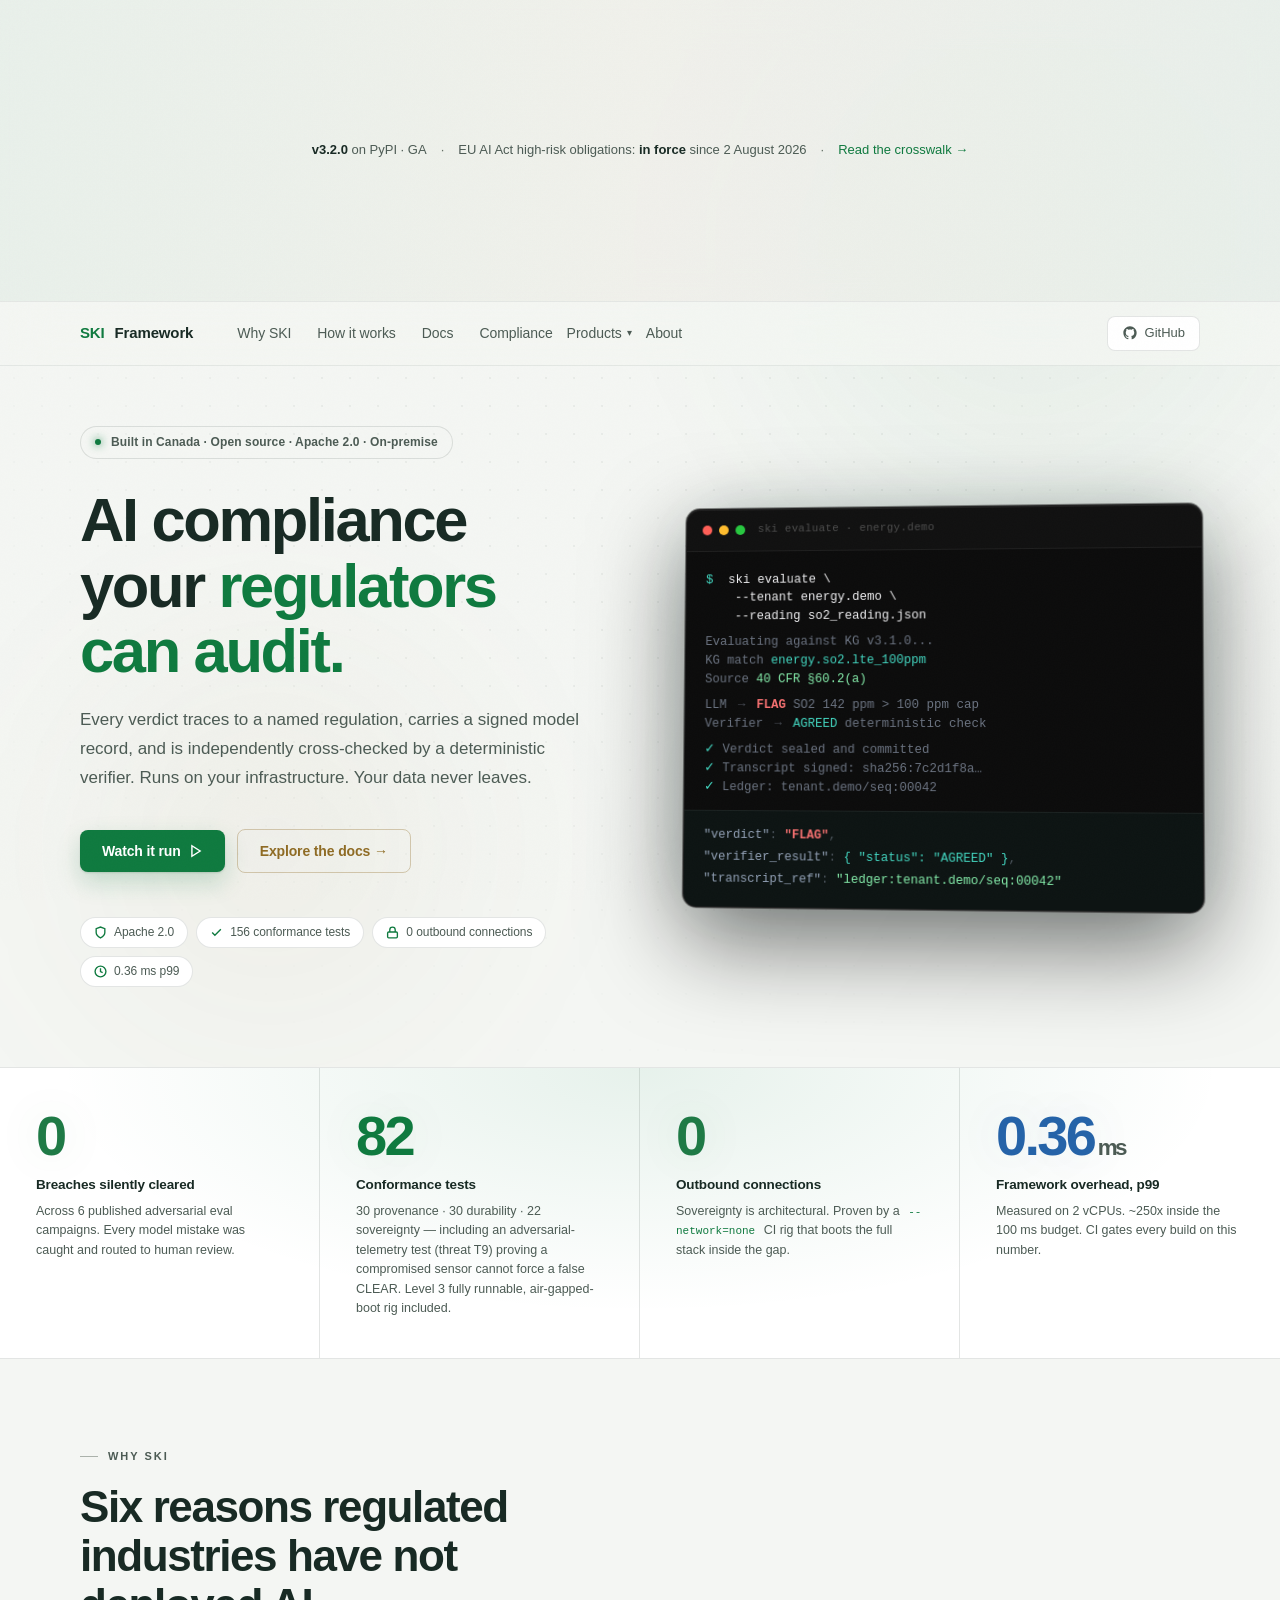
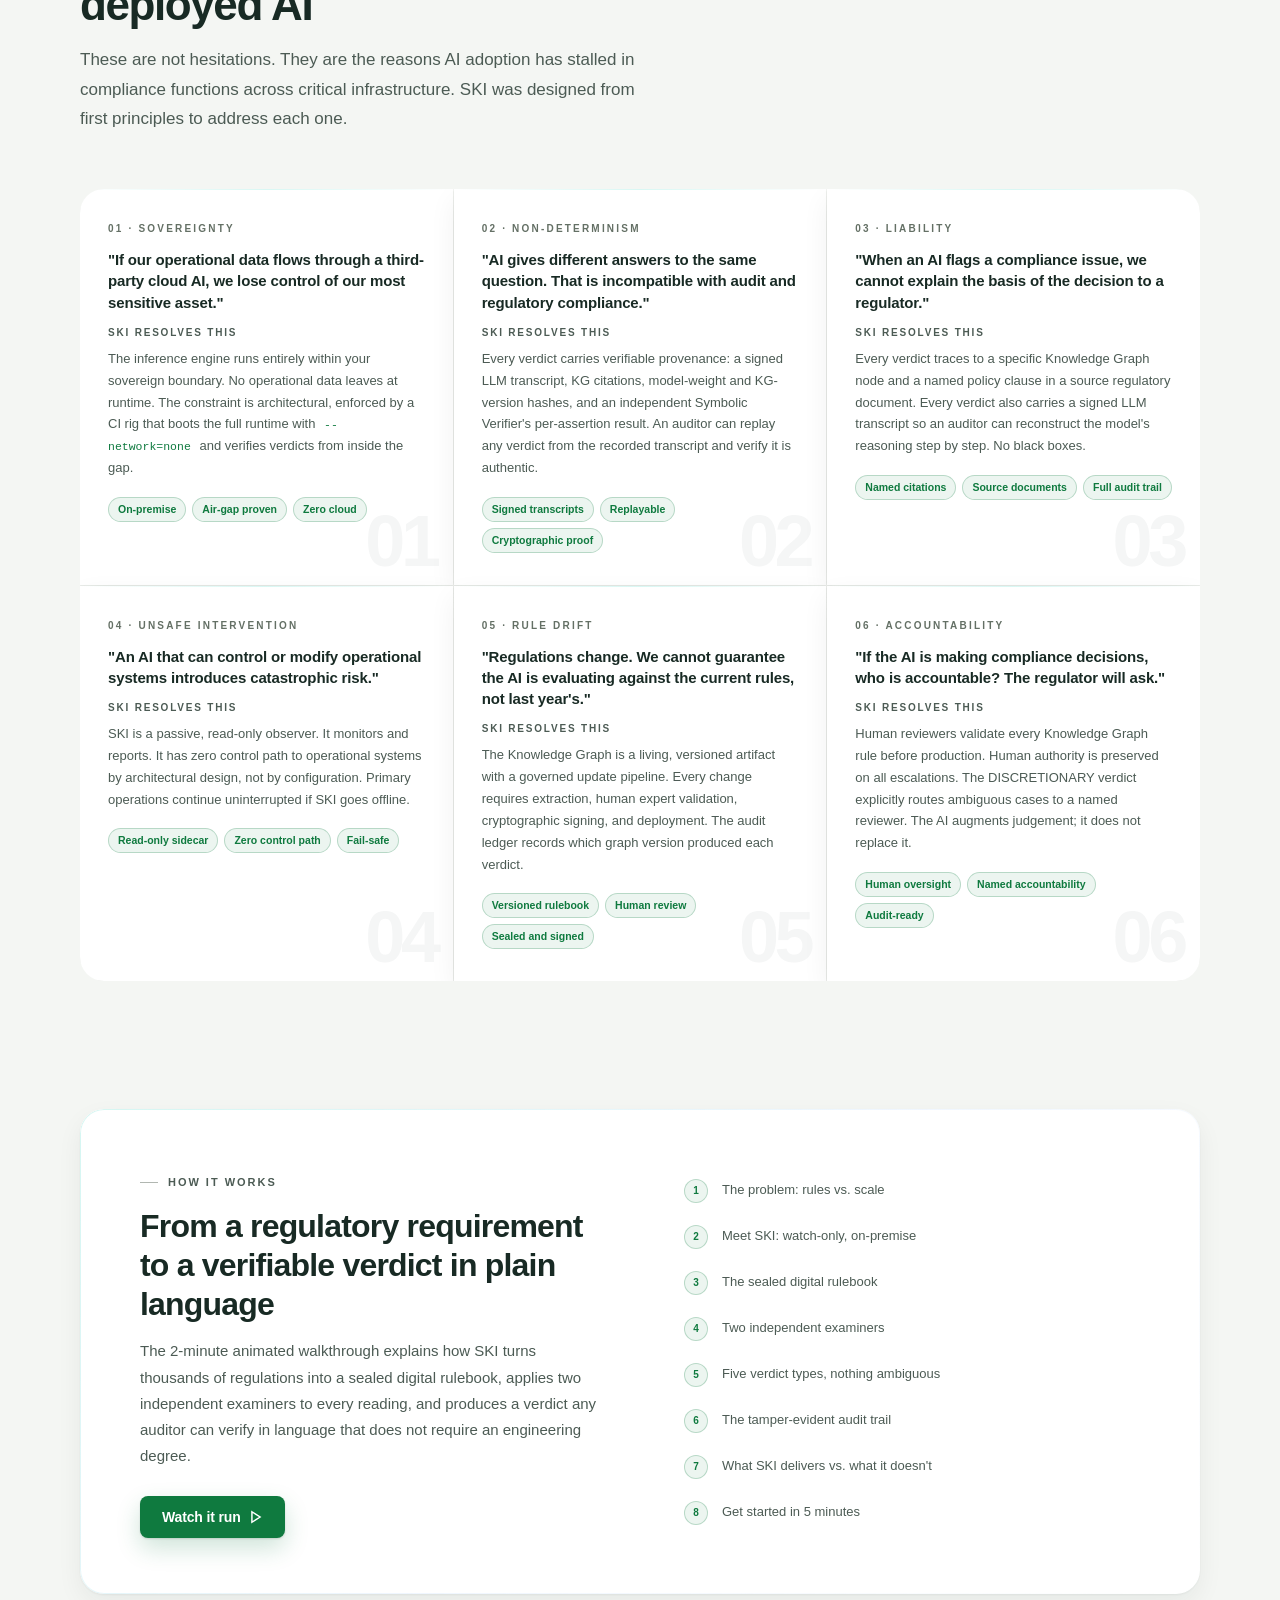
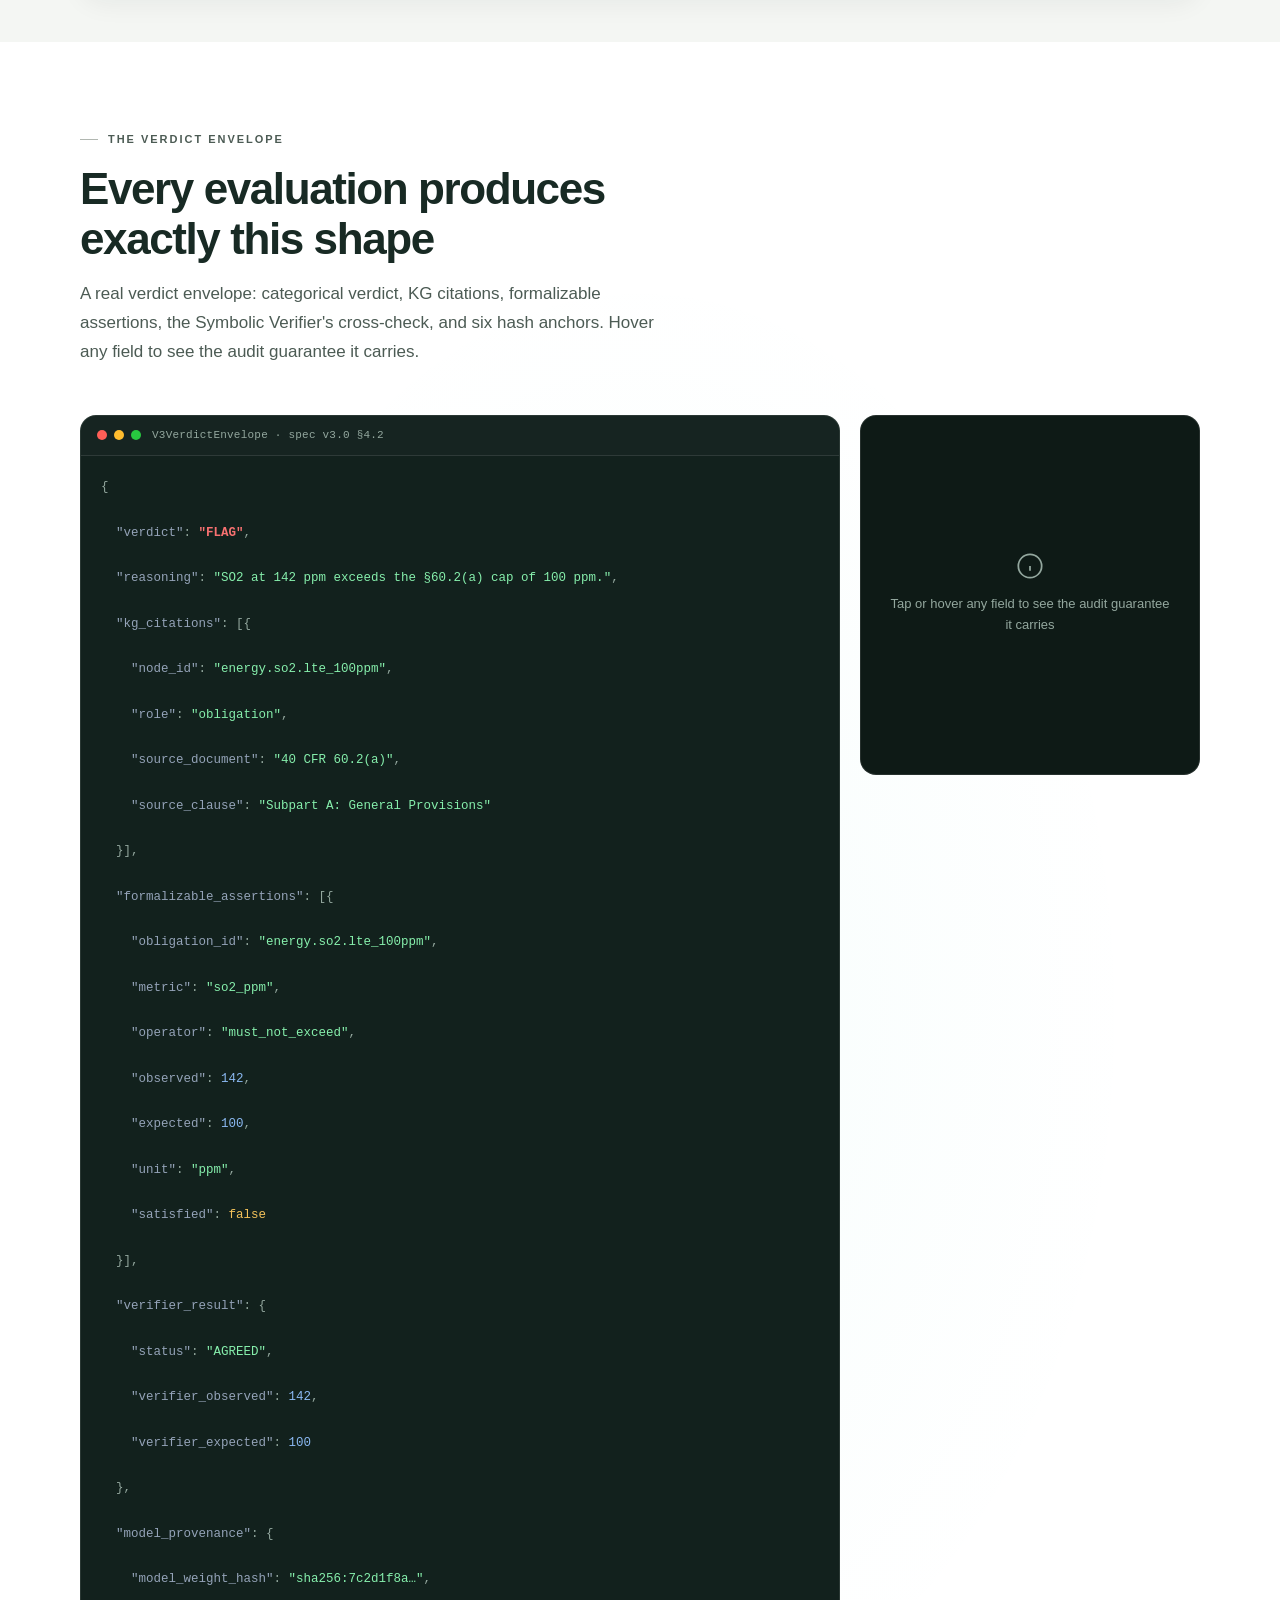
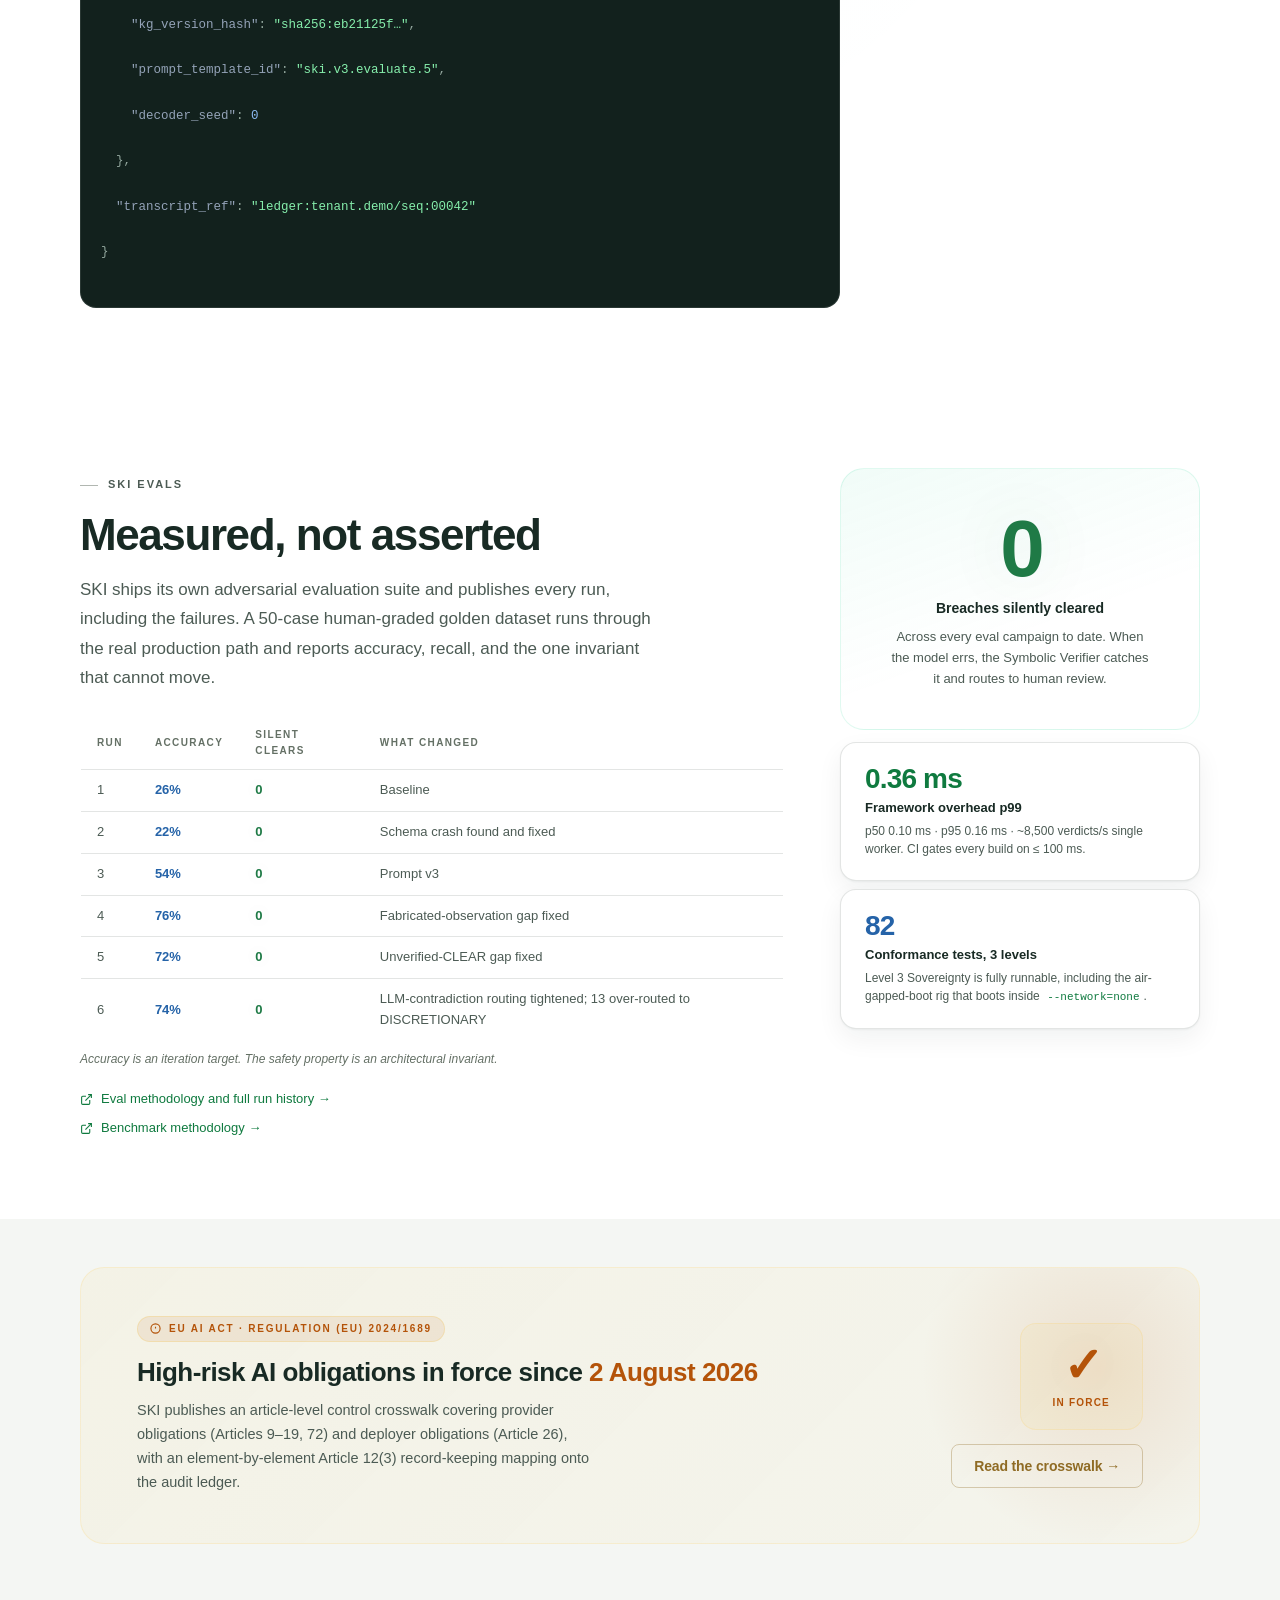
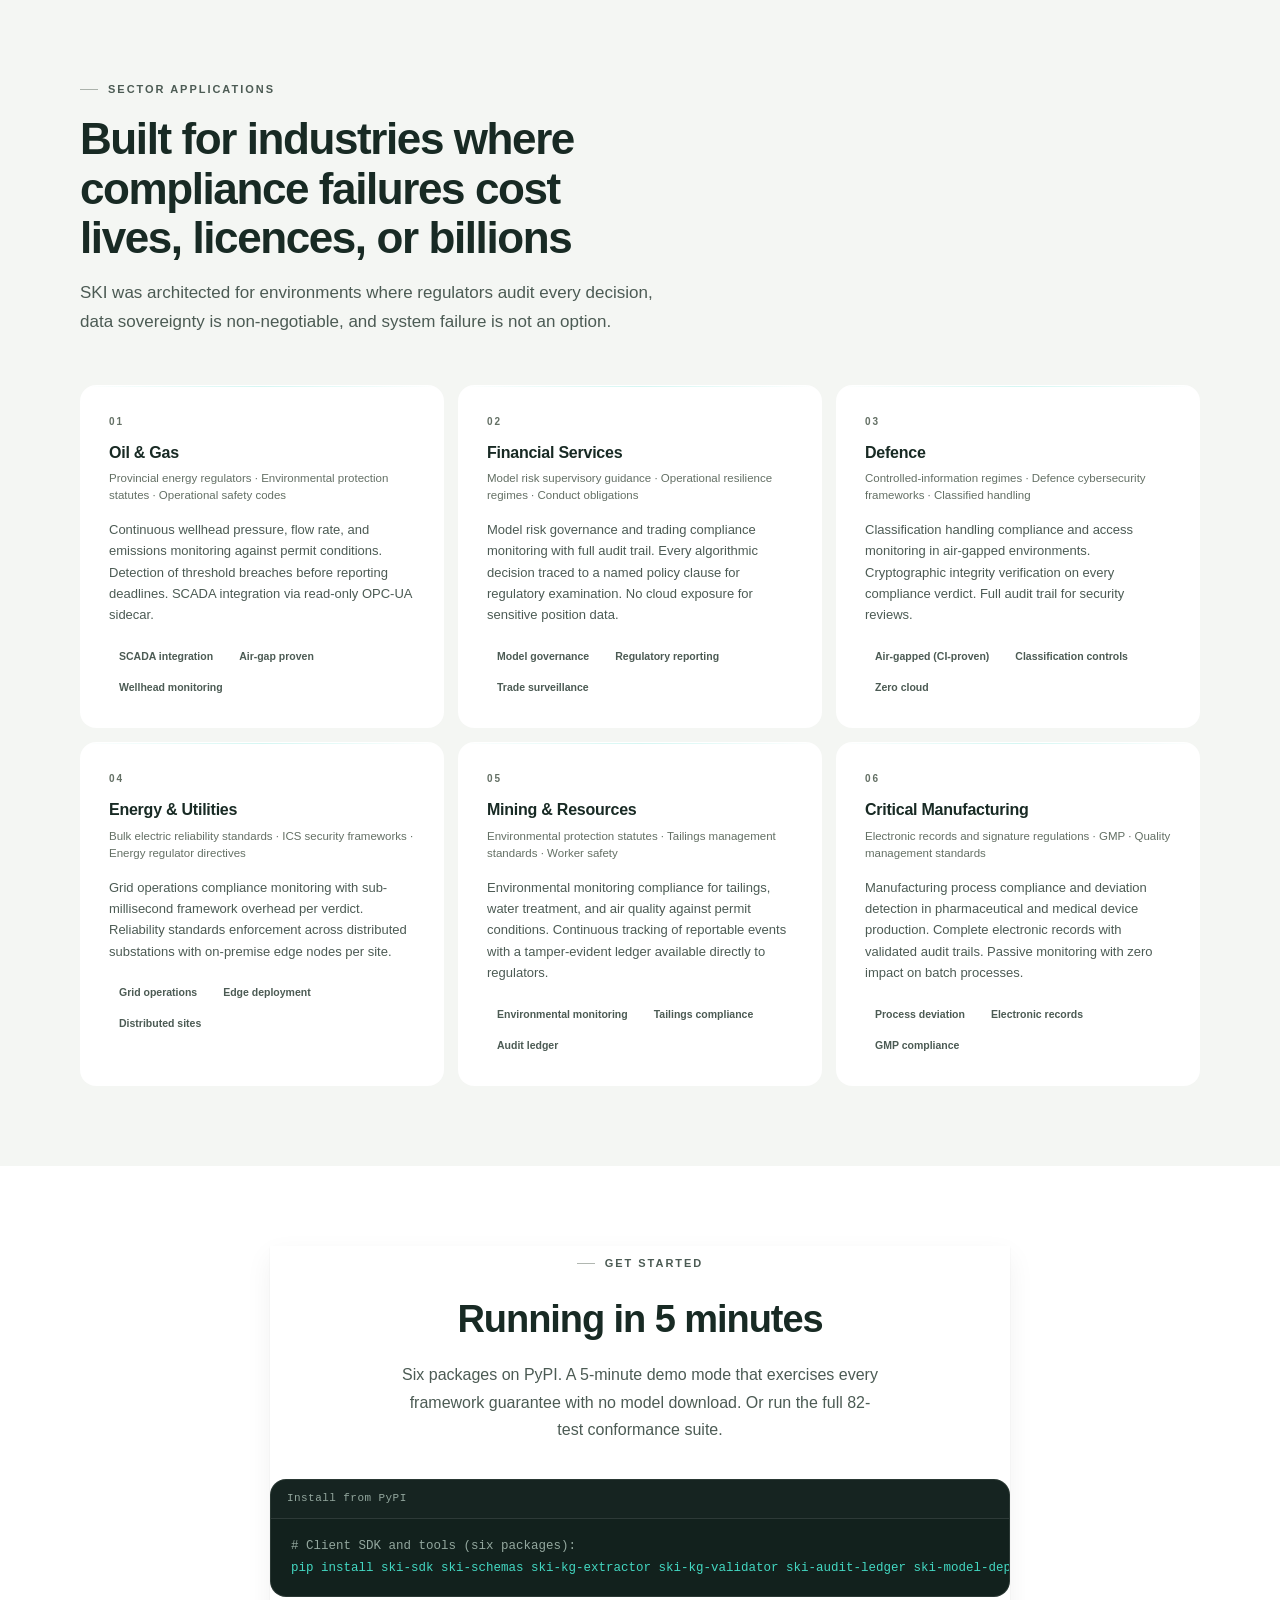
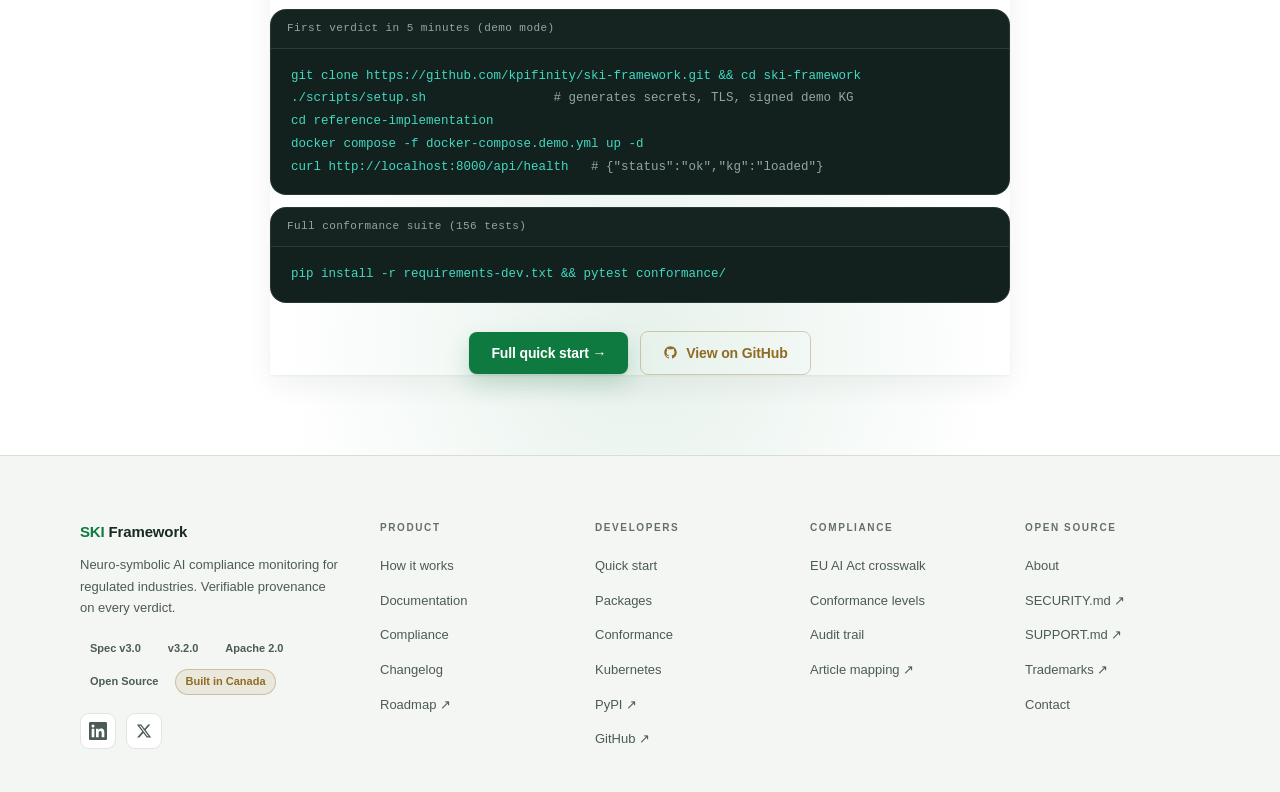
<file: index.html>
<!DOCTYPE html>
<html lang="en">
<head>
<meta charset="UTF-8">
<meta name="viewport" content="width=device-width, initial-scale=1.0">
<title>SKI Framework · AI Compliance Monitoring Your Regulators Can Audit</title>
<meta name="description" content="SKI gives regulated industries verifiable provenance on every AI verdict. Every decision traces to a named regulation, is independently cross-checked, and is recorded with cryptographic provenance. Open source. No cloud dependency.">
<meta property="og:title" content="SKI Framework · AI Compliance Monitoring Your Regulators Can Audit">
<meta property="og:description" content="Verifiable provenance on every AI verdict. Open source. On-premise. No cloud dependency.">
<meta property="og:type" content="website">
<meta property="og:url" content="https://skiframework.org">
<meta property="og:image" content="https://skiframework.org/assets/images/og.png">
<meta property="og:image:width" content="1200">
<meta property="og:image:height" content="630">
<meta name="twitter:card" content="summary_large_image">
<meta name="twitter:title" content="SKI Framework · AI Compliance Monitoring Your Regulators Can Audit">
<meta name="twitter:description" content="Verifiable provenance on every AI verdict. Open source. On-premise. No cloud dependency.">
<meta name="twitter:image" content="https://skiframework.org/assets/images/og.png">
<link rel="canonical" href="https://skiframework.org/">
<meta name="theme-color" content="#F4F6F3">
<link rel="icon" href="data:image/svg+xml,<svg xmlns='http://www.w3.org/2000/svg' viewBox='0 0 100 100'><rect width='100' height='100' rx='20' fill='%230A0A0A'/><polygon points='50,7 93,50 50,93 7,50' fill='rgba(45,212,191,0.10)' stroke='%232DD4BF' stroke-width='6' stroke-linejoin='round'/><circle cx='50' cy='50' r='19' fill='%232DD4BF'/></svg>">
<link rel="preconnect" href="https://fonts.bunny.net">
<link href="https://fonts.bunny.net/css?family=plus-jakarta-sans:300,400,500,600,700,800,900&display=swap" rel="stylesheet">
<link rel="stylesheet" href="assets/css/styles.css">
<script type="application/ld+json">
{
  "@context": "https://schema.org",
  "@graph": [
    {
      "@type": "WebSite",
      "@id": "https://skiframework.org/#website",
      "url": "https://skiframework.org",
      "name": "SKI Framework",
      "description": "Neuro-symbolic AI compliance monitoring for regulated industries",
      "publisher": { "@id": "https://skiframework.org/#organization" }
    },
    {
      "@type": "Organization",
      "@id": "https://skiframework.org/#organization",
      "name": "KpiFinity Inc.",
      "url": "https://kpifinity.com",
      "email": "hello@skiframework.org",
      "description": "Technology company focused on AI-driven compliance infrastructure for regulated industries.",
      "address": {
        "@type": "PostalAddress",
        "addressLocality": "Calgary",
        "addressRegion": "AB",
        "addressCountry": "CA"
      },
      "sameAs": [
        "https://github.com/kpifinity/ski-framework",
        "https://pypi.org/project/ski-sdk/"
      ]
    },
    {
      "@type": "SoftwareApplication",
      "@id": "https://skiframework.org/#software",
      "name": "SKI Framework",
      "alternateName": "Sovereign Knowledge Intelligence",
      "url": "https://skiframework.org",
      "description": "Neuro-symbolic AI compliance monitoring framework for regulated industries. Every verdict traces to a named regulation, is independently verified by a deterministic Symbolic Verifier, and is recorded with six-anchor cryptographic provenance. On-premise only. Zero outbound connections at runtime.",
      "applicationCategory": "BusinessApplication",
      "applicationSubCategory": "Compliance Monitoring Software",
      "operatingSystem": "Linux",
      "softwareVersion": "3.2.0",
      "softwareRequirements": "Docker, Python 3.10+",
      "codeRepository": "https://github.com/kpifinity/ski-framework",
      "downloadUrl": "https://pypi.org/project/ski-sdk/",
      "license": "https://www.apache.org/licenses/LICENSE-2.0",
      "offers": {
        "@type": "Offer",
        "price": "0",
        "priceCurrency": "USD",
        "description": "Open source under Apache 2.0"
      },
      "author": { "@id": "https://skiframework.org/#organization" },
      "maintainer": { "@id": "https://skiframework.org/#organization" },
      "keywords": "AI compliance monitoring, neuro-symbolic AI, EU AI Act compliance, regulated industry AI, on-premise AI, air-gapped AI deployment, cryptographic audit trail, oil and gas compliance monitoring, financial services AI governance, Sovereign Knowledge Intelligence",
      "featureList": [
        "On-premise deployment with zero outbound connections at runtime",
        "CI-proven air-gapped boot with --network=none verification",
        "Neuro-symbolic dual examiner: LLM plus deterministic Symbolic Verifier",
        "Five categorical verdict types: CLEAR, FLAG, DISCRETIONARY, NULL_UNMAPPED, NULL_STALE",
        "Six-anchor cryptographic provenance per verdict (model hash, KG hash, prompt hash, decoder seed, grammar hash)",
        "Tamper-evident append-only audit ledger whose hash chain covers every stored decision record",
        "LLM-agnostic: Ollama and vLLM backends included",
        "156 conformance tests across three levels",
        "EU AI Act Article 12(3) audit ledger mapping",
        "0.36 ms p99 framework overhead on 2 vCPUs",
        "0 breaches silently cleared across 6 published adversarial eval campaigns"
      ]
    },
    {
      "@type": "WebPage",
      "@id": "https://skiframework.org/#webpage",
      "url": "https://skiframework.org",
      "name": "SKI Framework — AI Compliance Monitoring Your Regulators Can Audit",
      "isPartOf": { "@id": "https://skiframework.org/#website" },
      "about": { "@id": "https://skiframework.org/#software" },
      "breadcrumb": {
        "@type": "BreadcrumbList",
        "itemListElement": [
          { "@type": "ListItem", "position": 1, "item": { "@id": "https://skiframework.org", "name": "Home" } }
        ]
      }
    }
  ]
}
</script>
</head>
<body class="theme-light">
<a href="#main-content" class="skip-link">Skip to main content</a>

<!-- Announcement banner -->
<div class="announce" role="banner">
  <span><strong>v3.2.0</strong> on PyPI · GA</span>
  <span class="announce-sep">·</span>
  <span>EU AI Act high-risk obligations: <strong>in force</strong> since 2 August 2026</span>
  <span class="announce-sep">·</span>
  <a href="compliance.html#eu-ai-act">Read the crosswalk →</a>
</div>

<!-- Navigation -->
<header>
  <nav class="nav" role="navigation" aria-label="Main navigation">
    <div class="nav-inner">
      <a href="index.html" class="nav-logo" aria-label="SKI Framework home">
        <span class="logo-ski">SKI</span>&nbsp;Framework
      </a>
      <ul class="nav-links" role="list">
        <li><a href="#why">Why SKI</a></li>
        <li><button class="nav-demo-btn" id="nav-demo-trigger" aria-haspopup="dialog">How it works</button></li>
        <li><a href="docs.html">Docs</a></li>
        <li><a href="compliance.html">Compliance</a></li>
                <li class="nav-dd">
          <button class="nav-dd-toggle" aria-haspopup="true" aria-expanded="false">Products <span class="nav-dd-caret">▾</span></button>
          <div class="nav-dd-menu" role="menu">
            <a href="continuum/" role="menuitem"><span class="nav-dd-item-title">Continuum</span><span class="nav-dd-item-desc">Your AI chats — private &amp; yours</span></a>
          </div>
        </li>
        <li><a href="about.html">About</a></li>
      </ul>
      <div class="nav-actions">
        <a href="https://github.com/kpifinity/ski-framework" class="nav-github" target="_blank" rel="noopener" aria-label="View on GitHub">
          <svg width="16" height="16" viewBox="0 0 24 24" fill="currentColor" aria-hidden="true"><path d="M12 2C6.477 2 2 6.477 2 12c0 4.418 2.865 8.166 6.839 9.489.5.092.682-.217.682-.482 0-.237-.009-.866-.013-1.7-2.782.603-3.369-1.342-3.369-1.342-.454-1.155-1.11-1.462-1.11-1.462-.908-.62.069-.608.069-.608 1.003.07 1.531 1.03 1.531 1.03.892 1.529 2.341 1.087 2.91.832.092-.647.35-1.088.636-1.338-2.22-.253-4.555-1.11-4.555-4.943 0-1.091.39-1.984 1.029-2.683-.103-.253-.446-1.27.098-2.647 0 0 .84-.269 2.75 1.025A9.578 9.578 0 0112 6.836c.85.004 1.705.114 2.504.336 1.909-1.294 2.747-1.025 2.747-1.025.546 1.377.203 2.394.1 2.647.64.699 1.028 1.592 1.028 2.683 0 3.842-2.339 4.687-4.566 4.935.359.309.678.919.678 1.852 0 1.336-.012 2.415-.012 2.744 0 .267.18.578.688.48C19.138 20.163 22 16.418 22 12c0-5.523-4.477-10-10-10z"/></svg>
          GitHub
        </a>
        <button class="nav-hamburger" aria-label="Open menu" aria-expanded="false" aria-controls="mobile-nav">
          <span></span><span></span><span></span>
        </button>
      </div>
    </div>
  </nav>
  <div class="nav-mobile" id="mobile-nav" role="dialog" aria-modal="true" aria-label="Mobile navigation">
    <a href="#why">Why SKI</a>
    <button class="nav-demo-btn" id="mobile-demo-trigger" aria-haspopup="dialog">How it works</button>
    <a href="docs.html">Docs</a>
    <a href="compliance.html">Compliance</a>
        <div class="nav-mobile-group-label">Products</div>
    <a href="continuum/">Continuum</a>
    <a href="about.html">About</a>
    <a href="https://github.com/kpifinity/ski-framework" target="_blank" rel="noopener">GitHub ↗</a>
  </div>
</header>

<!-- ============================================================
     HERO
     ============================================================ -->
<section class="hero" id="main-content">
  <div class="hero-orb-1" aria-hidden="true"></div>
  <div class="hero-orb-2" aria-hidden="true"></div>
  <div class="hero-inner">

    <!-- Left: copy -->
    <div class="hero-left">
      <div class="hero-eyebrow fade-up">
        <span class="eyebrow-dot" aria-hidden="true"></span>
        Built in Canada · Open source · Apache 2.0 · On-premise
      </div>
      <h1 class="fade-up d1">AI compliance<br>your <em>regulators<br>can audit.</em></h1>
      <p class="hero-sub fade-up d2">
        Every verdict traces to a named regulation, carries a signed model record,
        and is independently cross-checked by a deterministic verifier.
        Runs on your infrastructure. Your data never leaves.
      </p>
      <div class="hero-ctas fade-up d3">
        <button class="btn btn-primary" id="hero-demo-trigger" aria-haspopup="dialog">
          Watch it run
          <svg width="14" height="14" viewBox="0 0 24 24" fill="none" stroke="currentColor" stroke-width="2.5" aria-hidden="true"><path d="M5 3l14 9-14 9V3z"/></svg>
        </button>
        <a href="docs.html#quick-start" class="btn btn-secondary">Explore the docs →</a>
      </div>
      <div class="hero-trust fade-up d3">
        <div class="trust-item">
          <svg width="13" height="13" viewBox="0 0 24 24" fill="none" stroke="currentColor" stroke-width="2.5" aria-hidden="true"><path d="M12 22s8-4 8-10V5l-8-3-8 3v7c0 6 8 10 8 10z"/></svg>
          Apache 2.0
        </div>
        <div class="trust-item">
          <svg width="13" height="13" viewBox="0 0 24 24" fill="none" stroke="currentColor" stroke-width="2.5" aria-hidden="true"><polyline points="20 6 9 17 4 12"/></svg>
          156 conformance tests
        </div>
        <div class="trust-item">
          <svg width="13" height="13" viewBox="0 0 24 24" fill="none" stroke="currentColor" stroke-width="2.5" aria-hidden="true"><rect x="3" y="11" width="18" height="11" rx="2"/><path d="M7 11V7a5 5 0 0110 0v4"/></svg>
          0 outbound connections
        </div>
        <div class="trust-item">
          <svg width="13" height="13" viewBox="0 0 24 24" fill="none" stroke="currentColor" stroke-width="2.5" aria-hidden="true"><circle cx="12" cy="12" r="10"/><path d="M12 6v6l4 2"/></svg>
          0.36 ms p99
        </div>
      </div>
    </div>

    <!-- Right: live terminal mockup -->
    <div class="hero-right fade-up d2" aria-hidden="true">
      <div class="hero-terminal">
        <div class="term-bar">
          <span class="term-dot r"></span>
          <span class="term-dot y"></span>
          <span class="term-dot g"></span>
          <span class="term-title">ski evaluate · energy.demo</span>
        </div>
        <div class="term-body">
          <span class="t-line"><span class="t-prompt">$</span> <span class="t-cmd">ski evaluate \</span></span>
          <span class="t-line">&nbsp;&nbsp;&nbsp;&nbsp;<span class="t-cmd">--tenant energy.demo \</span></span>
          <span class="t-line">&nbsp;&nbsp;&nbsp;&nbsp;<span class="t-cmd">--reading so2_reading.json</span></span>
          <span class="t-blank"></span>
          <span class="t-line"><span class="t-dim">  Evaluating against KG v3.1.0...</span></span>
          <span class="t-line"><span class="t-dim">  KG match  </span><span class="t-teal">energy.so2.lte_100ppm</span></span>
          <span class="t-line"><span class="t-dim">  Source    </span><span class="t-str">40 CFR §60.2(a)</span></span>
          <span class="t-blank"></span>
          <span class="t-line"><span class="t-dim">  LLM       </span><span class="t-arr">→</span><span class="t-flag"> FLAG</span><span class="t-dim">  SO2 142 ppm &gt; 100 ppm cap</span></span>
          <span class="t-line"><span class="t-dim">  Verifier  </span><span class="t-arr">→</span><span class="t-ok"> AGREED</span><span class="t-dim"> deterministic check</span></span>
          <span class="t-blank"></span>
          <span class="t-line"><span class="t-ok">✓</span><span class="t-dim"> Verdict sealed and committed</span></span>
          <span class="t-line"><span class="t-ok">✓</span><span class="t-dim"> Transcript signed: sha256:7c2d1f8a…</span></span>
          <span class="t-line"><span class="t-ok">✓</span><span class="t-dim"> Ledger: tenant.demo/seq:00042</span></span>
        </div>
        <div class="term-verdict">
          <span class="tv-line"><span class="tv-key">"verdict"</span><span class="tv-punc">:&nbsp;</span><span class="tv-flag">"FLAG"</span><span class="tv-punc">,</span></span>
          <span class="tv-line"><span class="tv-key">"verifier_result"</span><span class="tv-punc">:&nbsp;</span><span class="tv-obj">{ "status": "AGREED" }</span><span class="tv-punc">,</span></span>
          <span class="tv-line"><span class="tv-key">"transcript_ref"</span><span class="tv-punc">:&nbsp;</span><span class="tv-str">"ledger:tenant.demo/seq:00042"</span></span>
        </div>
      </div>
    </div>

  </div>
</section>

<!-- ============================================================
     STATS BAND
     ============================================================ -->
<section class="stats" aria-label="Key metrics">
  <div class="stats-grid">
    <div class="stat-item" data-reveal data-delay="1">
      <span class="stat-num c-green">0</span>
      <div class="stat-label">Breaches silently cleared</div>
      <div class="stat-desc">Across 6 published adversarial eval campaigns. Every model mistake was caught and routed to human review.</div>
    </div>
    <div class="stat-item" data-reveal data-delay="2">
      <span class="stat-num c-teal">82</span>
      <div class="stat-label">Conformance tests</div>
      <div class="stat-desc">30 provenance · 30 durability · 22 sovereignty — including an adversarial-telemetry test (threat T9) proving a compromised sensor cannot force a false CLEAR. Level 3 fully runnable, air-gapped-boot rig included.</div>
    </div>
    <div class="stat-item" data-reveal data-delay="3">
      <span class="stat-num c-green">0</span>
      <div class="stat-label">Outbound connections</div>
      <div class="stat-desc">Sovereignty is architectural. Proven by a <code>--network=none</code> CI rig that boots the full stack inside the gap.</div>
    </div>
    <div class="stat-item" data-reveal data-delay="4">
      <span class="stat-num c-blue">0.36<span style="font-size:0.4em;font-weight:700;color:var(--text-2)"> ms</span></span>
      <div class="stat-label">Framework overhead, p99</div>
      <div class="stat-desc">Measured on 2 vCPUs. ~250x inside the 100 ms budget. CI gates every build on this number.</div>
    </div>
  </div>
</section>

<!-- ============================================================
     PROBLEM SECTION
     ============================================================ -->
<section class="section" id="why">
  <div class="container">
    <div class="section-label" data-reveal>Why SKI</div>
    <h2 class="section-title" data-reveal data-delay="1">Six reasons regulated industries have not deployed AI</h2>
    <p class="section-sub" data-reveal data-delay="2">These are not hesitations. They are the reasons AI adoption has stalled in compliance functions across critical infrastructure. SKI was designed from first principles to address each one.</p>
    <div class="problems-grid" role="list">

      <div class="problem-card" data-reveal data-delay="1" role="listitem" data-num="01">
        <div class="problem-num">01 · SOVEREIGNTY</div>
        <div class="problem-q">"If our operational data flows through a third-party cloud AI, we lose control of our most sensitive asset."</div>
        <div class="problem-a-label">SKI resolves this</div>
        <p class="problem-a">The inference engine runs entirely within your sovereign boundary. No operational data leaves at runtime. The constraint is architectural, enforced by a CI rig that boots the full runtime with <code>--network=none</code> and verifies verdicts from inside the gap.</p>
        <div class="problem-tags">
          <span class="problem-tag">On-premise</span>
          <span class="problem-tag">Air-gap proven</span>
          <span class="problem-tag">Zero cloud</span>
        </div>
      </div>

      <div class="problem-card" data-reveal data-delay="2" role="listitem" data-num="02">
        <div class="problem-num">02 · NON-DETERMINISM</div>
        <div class="problem-q">"AI gives different answers to the same question. That is incompatible with audit and regulatory compliance."</div>
        <div class="problem-a-label">SKI resolves this</div>
        <p class="problem-a">Every verdict carries verifiable provenance: a signed LLM transcript, KG citations, model-weight and KG-version hashes, and an independent Symbolic Verifier's per-assertion result. An auditor can replay any verdict from the recorded transcript and verify it is authentic.</p>
        <div class="problem-tags">
          <span class="problem-tag">Signed transcripts</span>
          <span class="problem-tag">Replayable</span>
          <span class="problem-tag">Cryptographic proof</span>
        </div>
      </div>

      <div class="problem-card" data-reveal data-delay="3" role="listitem" data-num="03">
        <div class="problem-num">03 · LIABILITY</div>
        <div class="problem-q">"When an AI flags a compliance issue, we cannot explain the basis of the decision to a regulator."</div>
        <div class="problem-a-label">SKI resolves this</div>
        <p class="problem-a">Every verdict traces to a specific Knowledge Graph node and a named policy clause in a source regulatory document. Every verdict also carries a signed LLM transcript so an auditor can reconstruct the model's reasoning step by step. No black boxes.</p>
        <div class="problem-tags">
          <span class="problem-tag">Named citations</span>
          <span class="problem-tag">Source documents</span>
          <span class="problem-tag">Full audit trail</span>
        </div>
      </div>

      <div class="problem-card" data-reveal data-delay="4" role="listitem" data-num="04">
        <div class="problem-num">04 · UNSAFE INTERVENTION</div>
        <div class="problem-q">"An AI that can control or modify operational systems introduces catastrophic risk."</div>
        <div class="problem-a-label">SKI resolves this</div>
        <p class="problem-a">SKI is a passive, read-only observer. It monitors and reports. It has zero control path to operational systems by architectural design, not by configuration. Primary operations continue uninterrupted if SKI goes offline.</p>
        <div class="problem-tags">
          <span class="problem-tag">Read-only sidecar</span>
          <span class="problem-tag">Zero control path</span>
          <span class="problem-tag">Fail-safe</span>
        </div>
      </div>

      <div class="problem-card" data-reveal data-delay="1" role="listitem" data-num="05">
        <div class="problem-num">05 · RULE DRIFT</div>
        <div class="problem-q">"Regulations change. We cannot guarantee the AI is evaluating against the current rules, not last year's."</div>
        <div class="problem-a-label">SKI resolves this</div>
        <p class="problem-a">The Knowledge Graph is a living, versioned artifact with a governed update pipeline. Every change requires extraction, human expert validation, cryptographic signing, and deployment. The audit ledger records which graph version produced each verdict.</p>
        <div class="problem-tags">
          <span class="problem-tag">Versioned rulebook</span>
          <span class="problem-tag">Human review</span>
          <span class="problem-tag">Sealed and signed</span>
        </div>
      </div>

      <div class="problem-card" data-reveal data-delay="2" role="listitem" data-num="06">
        <div class="problem-num">06 · ACCOUNTABILITY</div>
        <div class="problem-q">"If the AI is making compliance decisions, who is accountable? The regulator will ask."</div>
        <div class="problem-a-label">SKI resolves this</div>
        <p class="problem-a">Human reviewers validate every Knowledge Graph rule before production. Human authority is preserved on all escalations. The DISCRETIONARY verdict explicitly routes ambiguous cases to a named reviewer. The AI augments judgement; it does not replace it.</p>
        <div class="problem-tags">
          <span class="problem-tag">Human oversight</span>
          <span class="problem-tag">Named accountability</span>
          <span class="problem-tag">Audit-ready</span>
        </div>
      </div>

    </div>
  </div>
</section>

<!-- ============================================================
     HOW IT WORKS TEASER
     ============================================================ -->
<section class="section-sm">
  <div class="container">
    <div class="how-teaser">
      <div class="how-teaser-text">
        <div class="section-label">How it works</div>
        <h2>From a regulatory requirement to a verifiable verdict in plain language</h2>
        <p>The 2-minute animated walkthrough explains how SKI turns thousands of regulations into a sealed digital rulebook, applies two independent examiners to every reading, and produces a verdict any auditor can verify in language that does not require an engineering degree.</p>
        <button class="btn btn-primary" id="section-demo-trigger" aria-haspopup="dialog">
          Watch it run
          <svg width="14" height="14" viewBox="0 0 24 24" fill="none" stroke="currentColor" stroke-width="2.5" aria-hidden="true"><path d="M5 3l14 9-14 9V3z"/></svg>
        </button>
      </div>
      <div class="how-steps" aria-label="8-step walkthrough overview">
        <div class="how-step"><div class="how-step-n" aria-hidden="true">1</div> The problem: rules vs. scale</div>
        <div class="how-step"><div class="how-step-n" aria-hidden="true">2</div> Meet SKI: watch-only, on-premise</div>
        <div class="how-step"><div class="how-step-n" aria-hidden="true">3</div> The sealed digital rulebook</div>
        <div class="how-step"><div class="how-step-n" aria-hidden="true">4</div> Two independent examiners</div>
        <div class="how-step"><div class="how-step-n" aria-hidden="true">5</div> Five verdict types, nothing ambiguous</div>
        <div class="how-step"><div class="how-step-n" aria-hidden="true">6</div> The tamper-evident audit trail</div>
        <div class="how-step"><div class="how-step-n" aria-hidden="true">7</div> What SKI delivers vs. what it doesn't</div>
        <div class="how-step"><div class="how-step-n" aria-hidden="true">8</div> Get started in 5 minutes</div>
      </div>
    </div>
  </div>
</section>

<!-- ============================================================
     VERDICT ENVELOPE DEMO
     ============================================================ -->
<section class="section envelope" id="envelope">
  <div class="container">
    <div class="section-label" data-reveal>The verdict envelope</div>
    <h2 class="section-title" data-reveal data-delay="1">Every evaluation produces exactly this shape</h2>
    <p class="section-sub" style="margin-bottom:48px">A real verdict envelope: categorical verdict, KG citations, formalizable assertions, the Symbolic Verifier's cross-check, and six hash anchors. Hover any field to see the audit guarantee it carries.</p>

    <div class="envelope-inner">
      <div class="envelope-code" role="region" aria-label="Interactive verdict envelope. Hover fields for details.">
        <div class="envelope-code-header">
          <div class="env-dot env-dot-r" aria-hidden="true"></div>
          <div class="env-dot env-dot-y" aria-hidden="true"></div>
          <div class="env-dot env-dot-g" aria-hidden="true"></div>
          <span class="envelope-code-title">V3VerdictEnvelope · spec v3.0 §4.2</span>
        </div>
        <pre role="presentation"><code
><span class="ef" data-field="verdict"><span class="punct">{</span></span>
<span class="ef" data-field="verdict">  <span class="k">"verdict"</span><span class="punct">:</span> <span class="v-flag">"FLAG"</span><span class="punct">,</span></span>
<span class="ef" data-field="reasoning">  <span class="k">"reasoning"</span><span class="punct">:</span> <span class="v-str">"SO2 at 142 ppm exceeds the §60.2(a) cap of 100 ppm."</span><span class="punct">,</span></span>
<span class="ef" data-field="kg_citations">  <span class="k">"kg_citations"</span><span class="punct">:</span> <span class="punct">[{</span></span>
<span class="ef" data-field="kg_citations">    <span class="k">"node_id"</span><span class="punct">:</span> <span class="v-str">"energy.so2.lte_100ppm"</span><span class="punct">,</span></span>
<span class="ef" data-field="kg_citations">    <span class="k">"role"</span><span class="punct">:</span> <span class="v-str">"obligation"</span><span class="punct">,</span></span>
<span class="ef" data-field="kg_citations">    <span class="k">"source_document"</span><span class="punct">:</span> <span class="v-str">"40 CFR 60.2(a)"</span><span class="punct">,</span></span>
<span class="ef" data-field="kg_citations">    <span class="k">"source_clause"</span><span class="punct">:</span> <span class="v-str">"Subpart A: General Provisions"</span></span>
<span class="ef" data-field="kg_citations">  <span class="punct">}],</span></span>
<span class="ef" data-field="formalizable_assertions">  <span class="k">"formalizable_assertions"</span><span class="punct">:</span> <span class="punct">[{</span></span>
<span class="ef" data-field="formalizable_assertions">    <span class="k">"obligation_id"</span><span class="punct">:</span> <span class="v-str">"energy.so2.lte_100ppm"</span><span class="punct">,</span></span>
<span class="ef" data-field="formalizable_assertions">    <span class="k">"metric"</span><span class="punct">:</span> <span class="v-str">"so2_ppm"</span><span class="punct">,</span></span>
<span class="ef" data-field="formalizable_assertions">    <span class="k">"operator"</span><span class="punct">:</span> <span class="v-str">"must_not_exceed"</span><span class="punct">,</span></span>
<span class="ef" data-field="formalizable_assertions">    <span class="k">"observed"</span><span class="punct">:</span> <span class="v-num">142</span><span class="punct">,</span></span>
<span class="ef" data-field="formalizable_assertions">    <span class="k">"expected"</span><span class="punct">:</span> <span class="v-num">100</span><span class="punct">,</span></span>
<span class="ef" data-field="formalizable_assertions">    <span class="k">"unit"</span><span class="punct">:</span> <span class="v-str">"ppm"</span><span class="punct">,</span></span>
<span class="ef" data-field="formalizable_assertions">    <span class="k">"satisfied"</span><span class="punct">:</span> <span class="v-bool">false</span></span>
<span class="ef" data-field="formalizable_assertions">  <span class="punct">}],</span></span>
<span class="ef" data-field="verifier_result">  <span class="k">"verifier_result"</span><span class="punct">:</span> <span class="punct">{</span></span>
<span class="ef" data-field="verifier_result">    <span class="k">"status"</span><span class="punct">:</span> <span class="v-str">"AGREED"</span><span class="punct">,</span></span>
<span class="ef" data-field="verifier_result">    <span class="k">"verifier_observed"</span><span class="punct">:</span> <span class="v-num">142</span><span class="punct">,</span></span>
<span class="ef" data-field="verifier_result">    <span class="k">"verifier_expected"</span><span class="punct">:</span> <span class="v-num">100</span></span>
<span class="ef" data-field="verifier_result">  <span class="punct">},</span></span>
<span class="ef" data-field="model_provenance">  <span class="k">"model_provenance"</span><span class="punct">:</span> <span class="punct">{</span></span>
<span class="ef" data-field="model_provenance">    <span class="k">"model_weight_hash"</span><span class="punct">:</span> <span class="v-str">"sha256:7c2d1f8a…"</span><span class="punct">,</span></span>
<span class="ef" data-field="model_provenance">    <span class="k">"kg_version_hash"</span><span class="punct">:</span> <span class="v-str">"sha256:eb21125f…"</span><span class="punct">,</span></span>
<span class="ef" data-field="model_provenance">    <span class="k">"prompt_template_id"</span><span class="punct">:</span> <span class="v-str">"ski.v3.evaluate.5"</span><span class="punct">,</span></span>
<span class="ef" data-field="model_provenance">    <span class="k">"decoder_seed"</span><span class="punct">:</span> <span class="v-num">0</span></span>
<span class="ef" data-field="model_provenance">  <span class="punct">},</span></span>
<span class="ef" data-field="transcript_ref">  <span class="k">"transcript_ref"</span><span class="punct">:</span> <span class="v-str">"ledger:tenant.demo/seq:00042"</span></span>
<span class="ef"><span class="punct">}</span></span>
</code></pre>
      </div>

      <div class="envelope-panel">
        <div class="envelope-panel-inner">
          <div class="envelope-panel-default" aria-live="polite">
            <svg width="28" height="28" viewBox="0 0 24 24" fill="none" stroke="currentColor" stroke-width="1.5" style="color:var(--text-3)" aria-hidden="true"><circle cx="12" cy="12" r="10"/><path d="M12 16v-4m0-4h.01"/></svg>
            <span>Tap or hover any field to see the audit guarantee it carries</span>
          </div>
        </div>
      </div>
    </div>
  </div>
</section>

<!-- ============================================================
     MEASURED, NOT ASSERTED
     ============================================================ -->
<section class="section measured" id="measured">
  <div class="container">
    <div class="measured-grid">
      <div class="measured-text">
        <div class="section-label" data-reveal>SKI Evals</div>
        <h2 class="section-title" data-reveal data-delay="1">Measured, not asserted</h2>
        <p class="section-sub">SKI ships its own adversarial evaluation suite and publishes every run, including the failures. A 50-case human-graded golden dataset runs through the real production path and reports accuracy, recall, and the one invariant that cannot move.</p>
        <table class="eval-table" aria-label="Evaluation campaign results">
          <thead>
            <tr>
              <th>Run</th>
              <th>Accuracy</th>
              <th>Silent clears</th>
              <th>What changed</th>
            </tr>
          </thead>
          <tbody>
            <tr><td>1</td><td class="acc">26%</td><td class="zero">0</td><td class="fix">Baseline</td></tr>
            <tr><td>2</td><td class="acc">22%</td><td class="zero">0</td><td class="fix">Schema crash found and fixed</td></tr>
            <tr><td>3</td><td class="acc">54%</td><td class="zero">0</td><td class="fix">Prompt v3</td></tr>
            <tr><td>4</td><td class="acc">76%</td><td class="zero">0</td><td class="fix">Fabricated-observation gap fixed</td></tr>
            <tr><td>5</td><td class="acc">72%</td><td class="zero">0</td><td class="fix">Unverified-CLEAR gap fixed</td></tr>
            <tr><td>6</td><td class="acc">74%</td><td class="zero">0</td><td class="fix">LLM-contradiction routing tightened; 13 over-routed to DISCRETIONARY</td></tr>
          </tbody>
        </table>
        <p style="font-size:12px;color:var(--text-3);margin-top:8px;font-style:italic;">Accuracy is an iteration target. The safety property is an architectural invariant.</p>
        <div class="mlinks">
          <a href="https://github.com/kpifinity/ski-framework/blob/main/docs/evals.md" target="_blank" rel="noopener" class="mlink">
            <svg width="13" height="13" viewBox="0 0 24 24" fill="none" stroke="currentColor" stroke-width="2" aria-hidden="true"><path d="M18 13v6a2 2 0 01-2 2H5a2 2 0 01-2-2V8a2 2 0 012-2h6"/><polyline points="15 3 21 3 21 9"/><line x1="10" y1="14" x2="21" y2="3"/></svg>
            Eval methodology and full run history →
          </a>
          <a href="https://github.com/kpifinity/ski-framework/blob/main/docs/benchmarks.md" target="_blank" rel="noopener" class="mlink">
            <svg width="13" height="13" viewBox="0 0 24 24" fill="none" stroke="currentColor" stroke-width="2" aria-hidden="true"><path d="M18 13v6a2 2 0 01-2 2H5a2 2 0 01-2-2V8a2 2 0 012-2h6"/><polyline points="15 3 21 3 21 9"/><line x1="10" y1="14" x2="21" y2="3"/></svg>
            Benchmark methodology →
          </a>
        </div>
      </div>
      <div class="measured-right">
        <div class="measured-hero">
          <div class="measured-hero-num">0</div>
          <div class="measured-hero-label">Breaches silently cleared</div>
          <p style="font-size:13px;color:var(--text-2);line-height:1.6;max-width:260px;margin:0 auto">Across every eval campaign to date. When the model errs, the Symbolic Verifier catches it and routes to human review.</p>
        </div>
        <div class="measured-stat">
          <div class="num" style="color:var(--teal)">0.36 ms</div>
          <div class="label">Framework overhead p99</div>
          <div class="sub">p50 0.10 ms · p95 0.16 ms · ~8,500 verdicts/s single worker. CI gates every build on ≤ 100 ms.</div>
        </div>
        <div class="measured-stat">
          <div class="num" style="color:var(--blue)">82</div>
          <div class="label">Conformance tests, 3 levels</div>
          <div class="sub">Level 3 Sovereignty is fully runnable, including the air-gapped-boot rig that boots inside <code>--network=none</code>.</div>
        </div>
      </div>
    </div>
  </div>
</section>

<!-- ============================================================
     EU AI ACT BANNER
     ============================================================ -->
<section class="section-sm">
  <div class="container">
    <div class="euai" role="complementary" aria-label="EU AI Act deadline">
      <div class="euai-left">
        <div class="euai-badge">
          <svg width="11" height="11" viewBox="0 0 24 24" fill="none" stroke="currentColor" stroke-width="2.5" aria-hidden="true"><circle cx="12" cy="12" r="10"/><path d="M12 8v4m0 4h.01"/></svg>
          EU AI Act · Regulation (EU) 2024/1689
        </div>
        <h3>High-risk AI obligations in force since <strong>2 August 2026</strong></h3>
        <p>SKI publishes an article-level control crosswalk covering provider obligations (Articles 9–19, 72) and deployer obligations (Article 26), with an element-by-element Article 12(3) record-keeping mapping onto the audit ledger.</p>
      </div>
      <div class="euai-right">
        <div class="euai-countdown" aria-label="EU AI Act high-risk obligations in force">
          <span class="euai-days" aria-hidden="true">✓</span>
          <div class="euai-days-label">In force</div>
        </div>
        <a href="compliance.html#eu-ai-act" class="btn btn-secondary">Read the crosswalk →</a>
      </div>
    </div>
  </div>
</section>

<!-- ============================================================
     SECTOR CARDS
     ============================================================ -->
<section class="section" id="sectors">
  <div class="container">
    <div class="section-label" data-reveal>Sector Applications</div>
    <h2 class="section-title" data-reveal data-delay="1">Built for industries where compliance failures cost lives, licences, or billions</h2>
    <p class="section-sub">SKI was architected for environments where regulators audit every decision, data sovereignty is non-negotiable, and system failure is not an option.</p>
    <div class="sectors-grid" role="list">

      <div class="sector-card" data-reveal data-delay="1" role="listitem">
        <div class="sector-num">01</div>
        <div class="sector-name">Oil &amp; Gas</div>
        <div class="sector-regs">Provincial energy regulators · Environmental protection statutes · Operational safety codes</div>
        <p class="sector-desc">Continuous wellhead pressure, flow rate, and emissions monitoring against permit conditions. Detection of threshold breaches before reporting deadlines. SCADA integration via read-only OPC-UA sidecar.</p>
        <div class="sector-tags">
          <span class="sector-tag">SCADA integration</span>
          <span class="sector-tag">Air-gap proven</span>
          <span class="sector-tag">Wellhead monitoring</span>
        </div>
      </div>

      <div class="sector-card" data-reveal data-delay="2" role="listitem">
        <div class="sector-num">02</div>
        <div class="sector-name">Financial Services</div>
        <div class="sector-regs">Model risk supervisory guidance · Operational resilience regimes · Conduct obligations</div>
        <p class="sector-desc">Model risk governance and trading compliance monitoring with full audit trail. Every algorithmic decision traced to a named policy clause for regulatory examination. No cloud exposure for sensitive position data.</p>
        <div class="sector-tags">
          <span class="sector-tag">Model governance</span>
          <span class="sector-tag">Regulatory reporting</span>
          <span class="sector-tag">Trade surveillance</span>
        </div>
      </div>

      <div class="sector-card" data-reveal data-delay="3" role="listitem">
        <div class="sector-num">03</div>
        <div class="sector-name">Defence</div>
        <div class="sector-regs">Controlled-information regimes · Defence cybersecurity frameworks · Classified handling</div>
        <p class="sector-desc">Classification handling compliance and access monitoring in air-gapped environments. Cryptographic integrity verification on every compliance verdict. Full audit trail for security reviews.</p>
        <div class="sector-tags">
          <span class="sector-tag">Air-gapped (CI-proven)</span>
          <span class="sector-tag">Classification controls</span>
          <span class="sector-tag">Zero cloud</span>
        </div>
      </div>

      <div class="sector-card" data-reveal data-delay="4" role="listitem">
        <div class="sector-num">04</div>
        <div class="sector-name">Energy &amp; Utilities</div>
        <div class="sector-regs">Bulk electric reliability standards · ICS security frameworks · Energy regulator directives</div>
        <p class="sector-desc">Grid operations compliance monitoring with sub-millisecond framework overhead per verdict. Reliability standards enforcement across distributed substations with on-premise edge nodes per site.</p>
        <div class="sector-tags">
          <span class="sector-tag">Grid operations</span>
          <span class="sector-tag">Edge deployment</span>
          <span class="sector-tag">Distributed sites</span>
        </div>
      </div>

      <div class="sector-card" data-reveal data-delay="1" role="listitem">
        <div class="sector-num">05</div>
        <div class="sector-name">Mining &amp; Resources</div>
        <div class="sector-regs">Environmental protection statutes · Tailings management standards · Worker safety</div>
        <p class="sector-desc">Environmental monitoring compliance for tailings, water treatment, and air quality against permit conditions. Continuous tracking of reportable events with a tamper-evident ledger available directly to regulators.</p>
        <div class="sector-tags">
          <span class="sector-tag">Environmental monitoring</span>
          <span class="sector-tag">Tailings compliance</span>
          <span class="sector-tag">Audit ledger</span>
        </div>
      </div>

      <div class="sector-card" data-reveal data-delay="2" role="listitem">
        <div class="sector-num">06</div>
        <div class="sector-name">Critical Manufacturing</div>
        <div class="sector-regs">Electronic records and signature regulations · GMP · Quality management standards</div>
        <p class="sector-desc">Manufacturing process compliance and deviation detection in pharmaceutical and medical device production. Complete electronic records with validated audit trails. Passive monitoring with zero impact on batch processes.</p>
        <div class="sector-tags">
          <span class="sector-tag">Process deviation</span>
          <span class="sector-tag">Electronic records</span>
          <span class="sector-tag">GMP compliance</span>
        </div>
      </div>

    </div>
  </div>
</section>

<!-- ============================================================
     GET STARTED
     ============================================================ -->
<section class="section getstarted" id="start">
  <div class="container">
    <div class="getstarted-card">
      <div class="section-label" data-reveal style="justify-content:center">Get started</div>
      <h2 data-reveal data-delay="1">Running in 5 minutes</h2>
      <p>Six packages on PyPI. A 5-minute demo mode that exercises every framework guarantee with no model download. Or run the full 82-test conformance suite.</p>

      <div class="code-block">
        <div class="code-block-header">
          <span class="code-block-title">Install from PyPI</span>
        </div>
        <pre><code><span class="comment"># Client SDK and tools (six packages):</span>
<span class="cmd">pip install ski-sdk ski-schemas ski-kg-extractor ski-kg-validator ski-audit-ledger ski-model-deploy</span></code></pre>
      </div>

      <div class="code-block">
        <div class="code-block-header">
          <span class="code-block-title">First verdict in 5 minutes (demo mode)</span>
        </div>
        <pre><code><span class="cmd">git clone https://github.com/kpifinity/ski-framework.git && cd ski-framework</span>
<span class="cmd">./scripts/setup.sh</span>                 <span class="comment"># generates secrets, TLS, signed demo KG</span>
<span class="cmd">cd reference-implementation</span>
<span class="cmd">docker compose -f docker-compose.demo.yml up -d</span>
<span class="cmd">curl http://localhost:8000/api/health</span>   <span class="comment"># {"status":"ok","kg":"loaded"}</span></code></pre>
      </div>

      <div class="code-block">
        <div class="code-block-header">
          <span class="code-block-title">Full conformance suite (156 tests)</span>
        </div>
        <pre><code><span class="cmd">pip install -r requirements-dev.txt && pytest conformance/</span></code></pre>
      </div>

      <div class="getstarted-ctas">
        <a href="docs.html#quick-start" class="btn btn-primary">Full quick start →</a>
        <a href="https://github.com/kpifinity/ski-framework" target="_blank" rel="noopener" class="btn btn-secondary">
          <svg width="15" height="15" viewBox="0 0 24 24" fill="currentColor" aria-hidden="true"><path d="M12 2C6.477 2 2 6.477 2 12c0 4.418 2.865 8.166 6.839 9.489.5.092.682-.217.682-.482 0-.237-.009-.866-.013-1.7-2.782.603-3.369-1.342-3.369-1.342-.454-1.155-1.11-1.462-1.11-1.462-.908-.62.069-.608.069-.608 1.003.07 1.531 1.03 1.531 1.03.892 1.529 2.341 1.087 2.91.832.092-.647.35-1.088.636-1.338-2.22-.253-4.555-1.11-4.555-4.943 0-1.091.39-1.984 1.029-2.683-.103-.253-.446-1.27.098-2.647 0 0 .84-.269 2.75 1.025A9.578 9.578 0 0112 6.836c.85.004 1.705.114 2.504.336 1.909-1.294 2.747-1.025 2.747-1.025.546 1.377.203 2.394.1 2.647.64.699 1.028 1.592 1.028 2.683 0 3.842-2.339 4.687-4.566 4.935.359.309.678.919.678 1.852 0 1.336-.012 2.415-.012 2.744 0 .267.18.578.688.48C19.138 20.163 22 16.418 22 12c0-5.523-4.477-10-10-10z"/></svg>
          View on GitHub
        </a>
      </div>
    </div>
  </div>
</section>

<!-- ============================================================
     FOOTER
     ============================================================ -->
<footer class="footer">
  <div class="container">
    <div class="footer-grid">
      <div class="footer-brand">
        <div class="footer-logo"><span class="logo-ski">SKI</span> Framework</div>
        <p class="footer-tagline">Neuro-symbolic AI compliance monitoring for regulated industries. Verifiable provenance on every verdict.</p>
        <div class="footer-badges">
          <span class="footer-badge">Spec v3.0</span>
          <span class="footer-badge">v3.2.0</span>
          <span class="footer-badge">Apache 2.0</span>
          <span class="footer-badge">Open Source</span>
          <span class="footer-badge">Built in Canada</span>
        </div>
        <div class="footer-social">
          <a href="https://www.linkedin.com/showcase/skiframework/" target="_blank" rel="noopener" aria-label="SKI Framework on LinkedIn"><svg width="18" height="18" viewBox="0 0 24 24" fill="currentColor" aria-hidden="true"><path d="M20.447 20.452h-3.554v-5.569c0-1.328-.027-3.037-1.852-3.037-1.853 0-2.136 1.445-2.136 2.939v5.667H9.351V9h3.414v1.561h.046c.477-.9 1.637-1.85 3.37-1.85 3.601 0 4.267 2.37 4.267 5.455v6.286zM5.337 7.433a2.062 2.062 0 11.001-4.124 2.062 2.062 0 01-.001 4.124zm1.782 13.019H3.555V9h3.564v11.452zM22.225 0H1.771C.792 0 0 .774 0 1.729v20.542C0 23.227.792 24 1.771 24h20.451C23.2 24 24 23.227 24 22.271V1.729C24 .774 23.2 0 22.222 0h.003z"/></svg></a>
          <a href="https://x.com/SKIFramework" target="_blank" rel="noopener" aria-label="SKI Framework on X"><svg width="16" height="16" viewBox="0 0 24 24" fill="currentColor" aria-hidden="true"><path d="M18.244 2.25h3.308l-7.227 8.26 8.502 11.24H16.17l-5.214-6.817L4.99 21.75H1.68l7.73-8.835L1.254 2.25H8.08l4.713 6.231zm-1.161 17.52h1.833L7.084 4.126H5.117z"/></svg></a>
        </div>
      </div>

      <div class="footer-col">
        <h4>Product</h4>
        <ul>
          <li><button class="footer-demo-btn" id="footer-demo-trigger" aria-haspopup="dialog">How it works</button></li>
          <li><a href="docs.html">Documentation</a></li>
          <li><a href="compliance.html">Compliance</a></li>
          <li><a href="docs.html#changelog">Changelog</a></li>
          <li><a href="https://github.com/kpifinity/ski-framework/blob/main/ROADMAP.md" target="_blank" rel="noopener">Roadmap ↗</a></li>
        </ul>
      </div>

      <div class="footer-col">
        <h4>Developers</h4>
        <ul>
          <li><a href="docs.html#quick-start">Quick start</a></li>
          <li><a href="docs.html#packages">Packages</a></li>
          <li><a href="docs.html#conformance">Conformance</a></li>
          <li><a href="docs.html#kubernetes">Kubernetes</a></li>
          <li><a href="https://pypi.org/project/ski-sdk/" target="_blank" rel="noopener">PyPI ↗</a></li>
          <li><a href="https://github.com/kpifinity/ski-framework" target="_blank" rel="noopener">GitHub ↗</a></li>
        </ul>
      </div>

      <div class="footer-col">
        <h4>Compliance</h4>
        <ul>
          <li><a href="compliance.html#eu-ai-act">EU AI Act crosswalk</a></li>
          <li><a href="compliance.html#conformance">Conformance levels</a></li>
          <li><a href="compliance.html#audit">Audit trail</a></li>
          <li><a href="https://github.com/kpifinity/ski-framework/blob/main/docs/crosswalks/eu-ai-act.md" target="_blank" rel="noopener">Article mapping ↗</a></li>
        </ul>
      </div>

      <div class="footer-col">
        <h4>Open Source</h4>
        <ul>
          <li><a href="about.html">About</a></li>
          <li><a href="https://github.com/kpifinity/ski-framework/blob/main/SECURITY.md" target="_blank" rel="noopener">SECURITY.md ↗</a></li>
          <li><a href="https://github.com/kpifinity/ski-framework/blob/main/SUPPORT.md" target="_blank" rel="noopener">SUPPORT.md ↗</a></li>
          <li><a href="https://github.com/kpifinity/ski-framework/blob/main/TRADEMARKS.md" target="_blank" rel="noopener">Trademarks ↗</a></li>
          <li><a href="mailto:hello@skiframework.org">Contact</a></li>
        </ul>
      </div>
    </div>

    <div class="footer-bottom">
      <p class="footer-copy">
        © 2026 KpiFinity Inc., Calgary, Alberta.
        Specification under <a href="https://creativecommons.org/licenses/by/4.0/" target="_blank" rel="noopener">CC BY 4.0</a>;
        software under <a href="https://github.com/kpifinity/ski-framework/blob/main/LICENSE" target="_blank" rel="noopener">Apache 2.0</a>.
        · <a href="mailto:hello@skiframework.org">hello@skiframework.org</a>
        · <a href="https://kpifinity.com" target="_blank" rel="noopener">kpifinity.com ↗</a>
      </p>
      <p class="footer-trademark">
        "SKI Framework", "Sovereign Knowledge Intelligence", and "SKI Conformant" are trademarks of KpiFinity Inc.
        <a href="https://github.com/kpifinity/ski-framework/blob/main/TRADEMARKS.md" target="_blank" rel="noopener">Trademark Policy</a>
      </p>
      <p class="footer-disclaimer">
        <strong>Not legal, regulatory, or compliance advice.</strong>
        The SKI Framework is a technical and architectural specification. Organisations applying SKI to a specific regulatory obligation should consult qualified legal, regulatory, and risk counsel. The EU AI Act crosswalk is informative; it does not constitute legal advice.
      </p>
    </div>
  </div>
</footer>

<!-- ============================================================
     Demo Modal — How SKI Works (8 steps, auto-play)
     ============================================================ -->
<div id="demo-modal" class="demo-modal" role="dialog" aria-modal="true" aria-label="How SKI works — 8-step interactive walkthrough" hidden>
  <div class="demo-modal-bg" id="demo-bg"></div>
  <div class="demo-modal-inner">
    <div class="demo-auto-bar" id="demo-auto-bar"></div>
    <div class="demo-modal-top">
      <div class="demo-modal-meta">
        <span class="demo-modal-kicker">SKI in 8 steps</span>
        <span class="demo-modal-step" id="demo-step-count">01 / 08</span>
      </div>
      <div class="demo-modal-btns">
        <span class="demo-esc-hint" aria-hidden="true">ESC to close</span>
        <button class="demo-icon-btn" id="demo-play-btn" aria-label="Pause auto-play">
          <svg id="demo-play-icon" width="11" height="12" viewBox="0 0 11 12" fill="currentColor" aria-hidden="true">
            <rect x="1" y="1" width="3.5" height="10" rx="1"/><rect x="6.5" y="1" width="3.5" height="10" rx="1"/>
          </svg>
        </button>
        <button class="demo-icon-btn" id="demo-close-btn" aria-label="Close demo">
          <svg width="12" height="12" viewBox="0 0 12 12" fill="none" aria-hidden="true">
            <path d="M1.5 1.5l9 9M10.5 1.5l-9 9" stroke="currentColor" stroke-width="1.8" stroke-linecap="round"/>
          </svg>
        </button>
      </div>
    </div>

    <div class="skix" id="skix">
      <div class="skix-progress" id="skixProgress"></div>
      <header class="skix-header" aria-hidden="true">
        <div class="skix-brand">SKI <b>Framework</b><span>how it works</span></div>
        <div class="skix-count" id="skixCount">01 / 08</div>
      </header>

      <div class="skix-stage">

        <!-- 1 · THE PROBLEM -->
        <section class="skix-slide is-active">
          <div class="skix-kicker fx">01 · The problem</div>
          <h1 class="fx d1">Your operations never stop.<br><em>Neither do the rules.</em></h1>
          <p class="skix-sub fx d2">A refinery, a trading floor, a power grid — each produces <strong>thousands of readings and decisions every day</strong>, and regulators expect every one of them to comply. Checking them all by hand is impossible. Ordinary AI could help, but no board hands compliance to a black box that cannot explain itself.</p>
          <div class="skix-art fx d3">
            <svg viewBox="0 0 760 210" xmlns="http://www.w3.org/2000/svg" aria-hidden="true">
              <g class="fxs d1"><rect x="60" y="60" width="200" height="100" rx="10" fill="#141414" stroke="#2a2a2a" stroke-width="2"/><rect x="92" y="34" width="16" height="26" fill="#141414" stroke="#2a2a2a" stroke-width="2"/><rect x="128" y="22" width="16" height="38" fill="#141414" stroke="#2a2a2a" stroke-width="2"/><text x="160" y="105" text-anchor="middle" class="t-label">Your operations</text><text x="160" y="128" text-anchor="middle" class="t-small">24 / 7 / 365</text></g>
              <g fill="#37c3b8" class="fxs d2"><circle class="pulse" cx="300" cy="88" r="4.5"/><circle class="pulse p2" cx="324" cy="110" r="4.5"/><circle class="pulse p3" cx="300" cy="132" r="4.5"/></g>
              <g class="fxs d3"><line class="flow" x1="348" y1="110" x2="436" y2="110" stroke="#5ba7f7" stroke-width="2.5"/><path d="M436 104 l12 6 l-12 6 z" fill="#5ba7f7"/><text x="392" y="92" text-anchor="middle" class="t-small">who checks all of this?</text></g>
              <g class="fxs d4"><rect x="476" y="78" width="224" height="84" rx="10" fill="#141414" stroke="#2a2a2a" stroke-width="2"/><rect x="488" y="66" width="200" height="10" rx="4" fill="#141414" stroke="#2a2a2a" stroke-width="2"/><rect x="500" y="54" width="176" height="10" rx="4" fill="#141414" stroke="#2a2a2a" stroke-width="2"/><text x="588" y="112" text-anchor="middle" class="t-label">The rules</text><text x="588" y="136" text-anchor="middle" class="t-small">thousands of pages · always changing</text></g>
            </svg>
          </div>
        </section>

        <!-- 2 · MEET SKI -->
        <section class="skix-slide">
          <div class="skix-kicker fx">02 · Meet SKI</div>
          <h1 class="fx d1">A digital compliance examiner<br><em>inside your own building</em></h1>
          <p class="skix-sub fx d2">SKI watches your operational data and checks it against the rules, continuously. Two promises are built into its architecture, not its settings: <strong>your data never leaves your premises</strong>, and SKI is <strong>watch-only</strong>. It has no ability to touch or control equipment. If SKI went offline tomorrow, operations would not notice.</p>
          <div class="skix-art fx d3">
            <svg viewBox="0 0 760 250" xmlns="http://www.w3.org/2000/svg" aria-hidden="true">
              <rect class="beam" x="50" y="38" width="660" height="174" rx="16" fill="none" stroke="#37c3b8" stroke-width="2.5"/>
              <text x="380" y="26" text-anchor="middle" class="t-tag">YOUR PREMISES — NOTHING CROSSES THIS LINE</text>
              <g class="fxs d2"><rect x="100" y="86" width="180" height="84" rx="10" fill="#141414" stroke="#2a2a2a" stroke-width="2"/><text x="190" y="123" text-anchor="middle" class="t-label">Operations</text><text x="190" y="146" text-anchor="middle" class="t-small">sensors · systems · trades</text></g>
              <g class="fxs d3"><line class="flow" x1="296" y1="128" x2="446" y2="128" stroke="#5ba7f7" stroke-width="2.5"/><path d="M446 122 l12 6 l-12 6 z" fill="#5ba7f7"/><text x="372" y="112" text-anchor="middle" class="t-small">readings flow one way</text></g>
              <g class="fxs d4"><rect x="478" y="80" width="184" height="96" rx="12" fill="#141414" stroke="#37c3b8" stroke-width="2"/><ellipse cx="570" cy="116" rx="24" ry="15" fill="none" stroke="#37c3b8" stroke-width="2.5"/><circle cx="570" cy="116" r="6.5" fill="#37c3b8"/><text x="570" y="158" text-anchor="middle" class="t-label">SKI · watching</text></g>
              <g class="fxs d5"><line x1="446" y1="186" x2="296" y2="186" stroke="#2a2a2a" stroke-width="2.5" stroke-dasharray="5 7"/><circle cx="371" cy="186" r="13" fill="#0A0A0A" stroke="#ff7070" stroke-width="2.5"/><line x1="364" y1="179" x2="378" y2="193" stroke="#ff7070" stroke-width="2.5"/><text x="371" y="226" text-anchor="middle" class="t-small">no control path back — by design, not by policy</text></g>
            </svg>
          </div>
        </section>

        <!-- 3 · THE RULEBOOK -->
        <section class="skix-slide">
          <div class="skix-kicker fx">03 · The rulebook</div>
          <h1 class="fx d1">Rules become a <em>sealed digital rulebook</em></h1>
          <p class="skix-sub fx d2">Regulations are translated into precise, checkable rules: <em>"SO2 must not exceed 100 ppm."</em> <strong>Your own experts review and approve every rule</strong>, and the finished rulebook is cryptographically sealed — a digital wax seal that visibly breaks if anyone alters a single character. SKI refuses to run on a rulebook whose seal does not verify.</p>
          <div class="skix-art fx d3">
            <svg viewBox="0 0 760 220" xmlns="http://www.w3.org/2000/svg" aria-hidden="true">
              <g class="fxs d1"><rect x="60" y="50" width="180" height="120" rx="10" fill="#141414" stroke="#2a2a2a" stroke-width="2"/><line x1="84" y1="80" x2="216" y2="80" stroke="#2a2a2a" stroke-width="2"/><line x1="84" y1="100" x2="216" y2="100" stroke="#2a2a2a" stroke-width="2"/><line x1="84" y1="120" x2="186" y2="120" stroke="#2a2a2a" stroke-width="2"/><text x="150" y="152" text-anchor="middle" class="t-small">regulation · legal language</text></g>
              <g class="fxs d2"><line class="flow" x1="252" y1="110" x2="282" y2="110" stroke="#5ba7f7" stroke-width="2.5"/><path d="M282 104 l12 6 l-12 6 z" fill="#5ba7f7"/></g>
              <g class="fxs d3"><circle cx="354" cy="110" r="44" fill="#141414" stroke="#5ba7f7" stroke-width="2"/><circle cx="354" cy="96" r="11" fill="none" stroke="#5ba7f7" stroke-width="2.5"/><path d="M334 134 q20 -22 40 0" fill="none" stroke="#5ba7f7" stroke-width="2.5"/><text x="354" y="178" text-anchor="middle" class="t-small">your experts approve every rule</text></g>
              <g class="fxs d4"><line class="flow" x1="412" y1="110" x2="442" y2="110" stroke="#5ba7f7" stroke-width="2.5"/><path d="M442 104 l12 6 l-12 6 z" fill="#5ba7f7"/></g>
              <g class="fxs d5"><rect x="478" y="50" width="220" height="120" rx="10" fill="#141414" stroke="#37c3b8" stroke-width="2"/><text x="588" y="88" text-anchor="middle" class="t-label">Digital rulebook</text><text x="588" y="110" text-anchor="middle" class="t-small">precise · checkable · versioned</text><circle cx="588" cy="138" r="14" fill="#37c3b8"/><path d="M581.5 138 l4.5 5.5 l9 -10" stroke="#04201c" stroke-width="2.5" fill="none" stroke-linecap="round"/></g>
              <g class="fxs d6"><text x="588" y="196" text-anchor="middle" class="t-small">sealed — any tampering is instantly detectable</text></g>
            </svg>
          </div>
        </section>

        <!-- 4 · TWO EXAMINERS -->
        <section class="skix-slide">
          <div class="skix-kicker fx">04 · The double-check</div>
          <h1 class="fx d1">Every reading gets <em>two examiners</em></h1>
          <p class="skix-sub fx d2">An AI reads each measurement against the rulebook and explains its reasoning, like a junior analyst. An <strong>independent checker then re-does every piece of arithmetic</strong>, like a calculator that cannot be charmed. The AI cannot invent a reading, a limit, or a rule: every claim is verified against the actual data and the sealed rulebook. <strong>If the two ever disagree, a person decides.</strong></p>
          <div class="skix-art fx d3">
            <svg viewBox="0 0 760 240" xmlns="http://www.w3.org/2000/svg" aria-hidden="true">
              <g class="fxs d1"><rect x="50" y="86" width="150" height="68" rx="10" fill="#141414" stroke="#2a2a2a" stroke-width="2"/><text x="125" y="114" text-anchor="middle" class="t-label">Reading</text><text x="125" y="136" text-anchor="middle" class="t-small">SO2 = 142 ppm</text></g>
              <g class="fxs d2"><path class="flow" d="M208 110 C 248 110 248 62 286 62" stroke="#5ba7f7" stroke-width="2.5" fill="none"/><path class="flow" d="M208 130 C 248 130 248 178 286 178" stroke="#37c3b8" stroke-width="2.5" fill="none"/></g>
              <g class="fxs d3"><rect x="294" y="28" width="200" height="68" rx="10" fill="#141414" stroke="#5ba7f7" stroke-width="2"/><text x="394" y="56" text-anchor="middle" class="t-label">AI examiner</text><text x="394" y="78" text-anchor="middle" class="t-small">reads · reasons · explains</text></g>
              <g class="fxs d4"><rect x="294" y="144" width="200" height="68" rx="10" fill="#141414" stroke="#37c3b8" stroke-width="2"/><text x="394" y="172" text-anchor="middle" class="t-label">Independent checker</text><text x="394" y="194" text-anchor="middle" class="t-small">re-verifies every number</text></g>
              <g class="fxs d5"><path class="flow" d="M502 62 C 546 62 546 112 584 116" stroke="#5ba7f7" stroke-width="2.5" fill="none"/><path class="flow" d="M502 178 C 546 178 546 128 584 124" stroke="#37c3b8" stroke-width="2.5" fill="none"/><circle cx="640" cy="120" r="46" fill="#141414" stroke="#3ecf8e" stroke-width="2.5"/><text x="640" y="115" text-anchor="middle" class="t-label">Agree?</text><text x="640" y="136" text-anchor="middle" class="t-small">then it counts</text></g>
              <g class="fxs d6"><text x="640" y="206" text-anchor="middle" font-size="13" font-weight="600" fill="#ffb454">disagree → a human decides</text></g>
            </svg>
          </div>
        </section>

        <!-- 5 · FIVE ANSWERS -->
        <section class="skix-slide">
          <div class="skix-kicker fx">05 · The answers</div>
          <h1 class="fx d1">Only five possible answers.<br><em>Never a guess.</em></h1>
          <p class="skix-sub fx d2">No confidence scores. No "probably fine." Every check ends in exactly one of five verdicts, and when SKI is not certain, it says so and hands the case to a person instead of bluffing.</p>
          <div class="skix-cards v5">
            <div class="skix-card c-green fx d2"><span class="skix-vtag">CLEAR</span><p>Every applicable rule checked and satisfied. Logged quietly, no noise.</p></div>
            <div class="skix-card c-red fx d3"><span class="skix-vtag">FLAG</span><p>A rule was breached. Your operations team is alerted with the exact rule and numbers.</p></div>
            <div class="skix-card c-violet fx d4"><span class="skix-vtag">NEEDS A HUMAN</span><p>A judgment call the numbers alone cannot settle. Routed to a qualified reviewer.</p></div>
            <div class="skix-card c-amber fx d5"><span class="skix-vtag">NO RULE COVERS THIS</span><p>A gap in the rulebook, recorded as a gap. Never quietly assumed to be fine.</p></div>
            <div class="skix-card c-amber fx d6"><span class="skix-vtag">SENSOR WENT QUIET</span><p>Expected data stopped arriving. Missing data is itself a finding, not an excuse.</p></div>
          </div>
          <p class="skix-caption fx d6">silence is never mistaken for compliance</p>
        </section>

        <!-- 6 · THE LOGBOOK -->
        <section class="skix-slide">
          <div class="skix-kicker fx">06 · The record</div>
          <h1 class="fx d1">Every answer enters a <em>tamper-evident logbook</em></h1>
          <p class="skix-sub fx d2">Each verdict is written into a permanent ledger together with the reading, the exact rule applied, the AI's full reasoning, and the checker's result. Entries are <strong>chained like links</strong>: alter one word in one entry, even years later, and the chain visibly breaks. An auditor can pick any past decision and <strong>re-check it independently</strong>.</p>
          <div class="skix-art fx d3">
            <svg viewBox="0 0 760 190" xmlns="http://www.w3.org/2000/svg" aria-hidden="true">
              <g class="fxs d1"><rect x="60" y="48" width="150" height="86" rx="10" fill="#141414" stroke="#37c3b8" stroke-width="2"/><text x="135" y="80" text-anchor="middle" class="t-small">Mon 09:14:02</text><text x="135" y="106" text-anchor="middle" font-size="13" font-weight="800" fill="#3ecf8e" letter-spacing=".1em">CLEAR</text></g>
              <g class="fxs d2"><line x1="210" y1="91" x2="252" y2="91" stroke="#37c3b8" stroke-width="3"/><circle cx="231" cy="91" r="5" fill="#0A0A0A" stroke="#37c3b8" stroke-width="2"/></g>
              <g class="fxs d2"><rect x="252" y="48" width="150" height="86" rx="10" fill="#141414" stroke="#37c3b8" stroke-width="2"/><text x="327" y="80" text-anchor="middle" class="t-small">Mon 09:14:31</text><text x="327" y="106" text-anchor="middle" font-size="13" font-weight="800" fill="#ff7070" letter-spacing=".1em">FLAG</text></g>
              <g class="fxs d3"><line x1="402" y1="91" x2="444" y2="91" stroke="#37c3b8" stroke-width="3"/><circle cx="423" cy="91" r="5" fill="#0A0A0A" stroke="#37c3b8" stroke-width="2"/></g>
              <g class="fxs d3"><rect x="444" y="48" width="150" height="86" rx="10" fill="#141414" stroke="#37c3b8" stroke-width="2"/><text x="519" y="80" text-anchor="middle" class="t-small">Mon 09:15:02</text><text x="519" y="106" text-anchor="middle" font-size="13" font-weight="800" fill="#3ecf8e" letter-spacing=".1em">CLEAR</text></g>
              <g class="fxs d4"><line x1="594" y1="91" x2="636" y2="91" stroke="#37c3b8" stroke-width="3"/><circle cx="615" cy="91" r="5" fill="#0A0A0A" stroke="#37c3b8" stroke-width="2"/></g>
              <g class="fxs d4"><text x="660" y="96" class="t-small">… forever</text></g>
              <g class="fxs d5"><text x="380" y="172" text-anchor="middle" class="t-small">every entry cryptographically linked to the one before — tampering breaks the chain</text></g>
            </svg>
          </div>
        </section>

        <!-- 7 · PROOF -->
        <section class="skix-slide">
          <div class="skix-kicker fx">07 · The proof</div>
          <h1 class="fx d1">Tested the hard way,<br><em>results published</em></h1>
          <p class="skix-sub fx d2">We run SKI against a library of deliberately tricky, human-graded scenarios — boundary values, expired rules, silent sensors — and publish every run, including the failures. The AI examiner does make mistakes; <strong>that is exactly why the architecture exists.</strong> The number that matters has never moved:</p>
          <div class="skix-stats">
            <div class="skix-stat fx d3"><div class="skix-statlabel">AI mistakes per test run</div><div class="skix-statvalue" style="color:var(--amber)">some, always</div></div>
            <div class="skix-stat s-hero fx d4"><div class="skix-statlabel">Real breaches silently passed as compliant</div><div class="skix-statvalue">0</div></div>
          </div>
          <p class="skix-caption fx d5">six published test campaigns — every AI mistake was caught by the independent checker and routed to a human, never waved through</p>
        </section>

        <!-- 8 · CLOSE -->
        <section class="skix-slide">
          <div class="skix-kicker fx">08 · The point</div>
          <h1 class="fx d1"><em>Provable</em> compliance.<br>On your premises. On the record.</h1>
          <p class="skix-sub fx d2">Your data never leaves the building. The AI never touches your equipment. Every answer shows its work, is double-checked by math, and is written into a logbook nobody can quietly edit. When the regulator says "prove it," you can.</p>
          <div class="skix-pillars">
            <div class="skix-pillar fx d3"><div class="skix-check" style="background:rgba(55,195,184,.12)"><svg width="22" height="22" viewBox="0 0 22 22" aria-hidden="true"><path d="M4 12 l5 5 L18 6" fill="none" stroke="#37c3b8" stroke-width="3" stroke-linecap="round" stroke-linejoin="round"/></svg></div><h3>Stays sovereign</h3><p>runs entirely inside your boundary, air-gap capable, and proven</p></div>
            <div class="skix-pillar fx d4"><div class="skix-check" style="background:rgba(91,167,247,.12)"><svg width="22" height="22" viewBox="0 0 22 22" aria-hidden="true"><path d="M4 12 l5 5 L18 6" fill="none" stroke="#5ba7f7" stroke-width="3" stroke-linecap="round" stroke-linejoin="round"/></svg></div><h3>Shows its work</h3><p>every verdict carries its reasoning, its rule, and its evidence</p></div>
            <div class="skix-pillar fx d5"><div class="skix-check" style="background:rgba(62,207,142,.12)"><svg width="22" height="22" viewBox="0 0 22 22" aria-hidden="true"><path d="M4 12 l5 5 L18 6" fill="none" stroke="#3ecf8e" stroke-width="3" stroke-linecap="round" stroke-linejoin="round"/></svg></div><h3>Survives an audit</h3><p>any decision, any year, independently re-checkable</p></div>
          </div>
          <div class="skix-cta-row fx d6">
            <a href="docs.html#quick-start" class="skix-btn is-primary" onclick="demoClose()">Get started →</a>
            <a href="https://github.com/kpifinity/ski-framework" class="skix-btn" target="_blank" rel="noopener" onclick="demoClose()">View on GitHub</a>
          </div>
        </section>

      </div><!-- /skix-stage -->

      <p class="skix-hint">← → keys or buttons below · Space to pause</p>
      <footer class="skix-footer">
        <button class="skix-btn" id="skixPrev" aria-label="Previous step">← Back</button>
        <div class="skix-dots" id="skixDots" role="tablist" aria-label="Step navigation"></div>
        <button class="skix-btn is-primary" id="skixNext" aria-label="Next step">Next →</button>
      </footer>
    </div><!-- /skix -->
  </div><!-- /demo-modal-inner -->
</div><!-- /demo-modal -->

<style>
/* ── Skix explainer component (modal only) ─────────────── */
.skix{
  --bg:#0A0A0A;--panel:#141414;--panel2:#1C1C1C;--line:#2a2a2a;
  --text:#F2F2F4;--dim:#8B95A8;
  --accent:#37c3b8;--blue:#5ba7f7;
  --green:#3ecf8e;--red:#ff7070;--amber:#ffb454;--violet:#b394ff;
  position:relative;width:100%;height:100%;background:var(--bg);
  color:var(--text);font-family:"Plus Jakarta Sans","Inter",system-ui,sans-serif;
  display:flex;flex-direction:column;overflow:hidden;
}
.skix *{margin:0;padding:0;box-sizing:border-box}
.skix-progress{position:absolute;top:0;left:0;height:2px;background:var(--accent);width:0;transition:width .45s cubic-bezier(.4,0,.2,1);z-index:5}
.skix-header{display:flex;justify-content:space-between;align-items:center;padding:20px 36px;border-bottom:1px solid var(--line);flex:0 0 auto}
.skix-brand{font-weight:700;font-size:15px;letter-spacing:.06em}
.skix-brand b{color:var(--accent);font-weight:700}
.skix-brand span{color:var(--dim);font-weight:400;margin-left:10px;font-size:13.5px;letter-spacing:.02em}
.skix-count{color:var(--dim);font-size:13px;font-variant-numeric:tabular-nums;letter-spacing:.08em}
.skix-stage{flex:1 1 auto;position:relative;min-height:0}
.skix-slide{position:absolute;inset:0;display:flex;flex-direction:column;align-items:center;justify-content:center;gap:0;padding:24px clamp(24px,7vw,96px) 40px;opacity:0;transform:translateX(36px);transition:opacity .5s ease,transform .5s ease;pointer-events:none;text-align:center}
.skix-slide.is-active{opacity:1;transform:none;pointer-events:auto}
.skix-slide.is-prev{transform:translateX(-36px)}
.skix-kicker{font-size:12px;font-weight:700;letter-spacing:.22em;color:var(--accent);text-transform:uppercase;margin-bottom:18px}
.skix-slide h1{font-size:clamp(24px,3.4vw,40px);line-height:1.18;font-weight:700;max-width:21ch;margin-bottom:18px;letter-spacing:-.01em}
.skix-slide h1 em{color:var(--accent);font-style:normal}
.skix-sub{color:var(--dim);font-size:clamp(14px,1.35vw,17px);line-height:1.65;max-width:66ch;margin-bottom:clamp(20px,3.5vh,40px)}
.skix-sub strong{color:var(--text);font-weight:600}
.skix-art{width:min(740px,90vw);flex:0 0 auto}
.skix-caption{margin-top:18px;color:var(--dim);font-size:13.5px;letter-spacing:.02em}
.skix-footer{flex:0 0 auto;display:flex;justify-content:center;align-items:center;gap:26px;padding:16px;border-top:1px solid var(--line)}
.skix-btn{background:var(--panel);border:1px solid var(--line);color:var(--text);padding:10px 24px;border-radius:9px;font-size:14px;font-family:inherit;cursor:pointer;transition:border-color .2s,transform .15s;text-decoration:none;display:inline-flex;align-items:center}
.skix-btn:hover{border-color:var(--accent)}
.skix-btn:active{transform:scale(.97)}
.skix-btn.is-primary{background:var(--accent);border-color:var(--accent);color:#04201c;font-weight:600}
.skix-dots{display:flex;gap:9px}
.skix-dot{width:8px;height:8px;border-radius:50%;background:var(--line);cursor:pointer;border:none;padding:0;transition:background .3s,transform .3s}
.skix-dot.is-on{background:var(--accent);transform:scale(1.25)}
.skix-hint{position:absolute;bottom:72px;width:100%;text-align:center;color:var(--dim);font-size:12px;letter-spacing:.06em;opacity:.6}
.skix .fx{opacity:0}
.skix-slide.is-active .fx{animation:skixUp .65s cubic-bezier(.2,.9,.3,1) forwards}
.skix-slide.is-active .fx.d1{animation-delay:.12s}
.skix-slide.is-active .fx.d2{animation-delay:.28s}
.skix-slide.is-active .fx.d3{animation-delay:.44s}
.skix-slide.is-active .fx.d4{animation-delay:.60s}
.skix-slide.is-active .fx.d5{animation-delay:.76s}
.skix-slide.is-active .fx.d6{animation-delay:.92s}
@keyframes skixUp{from{opacity:0;transform:translateY(14px)}to{opacity:1;transform:none}}
.skix svg .fxs{opacity:0}
.skix-slide.is-active svg .fxs{animation:skixIn .6s cubic-bezier(.2,.9,.3,1) forwards}
.skix-slide.is-active svg .fxs.d1{animation-delay:.15s}
.skix-slide.is-active svg .fxs.d2{animation-delay:.35s}
.skix-slide.is-active svg .fxs.d3{animation-delay:.55s}
.skix-slide.is-active svg .fxs.d4{animation-delay:.75s}
.skix-slide.is-active svg .fxs.d5{animation-delay:.95s}
.skix-slide.is-active svg .fxs.d6{animation-delay:1.15s}
@keyframes skixIn{from{opacity:0;transform:translateY(8px)}to{opacity:1;transform:none}}
.skix svg .flow{stroke-dasharray:5 9;animation:skixDash 1.1s linear infinite}
@keyframes skixDash{to{stroke-dashoffset:-14}}
.skix svg .pulse{animation:skixPulse 2.2s ease-in-out infinite}
.skix svg .pulse.p2{animation-delay:.7s}
.skix svg .pulse.p3{animation-delay:1.4s}
@keyframes skixPulse{0%,100%{opacity:.2}50%{opacity:1}}
.skix svg .beam{stroke-dasharray:900;stroke-dashoffset:900}
.skix-slide.is-active svg .beam{animation:skixBeam 1.4s ease .2s forwards}
@keyframes skixBeam{to{stroke-dashoffset:0}}
.skix svg{display:block;width:100%;height:auto}
.skix svg text{font-family:inherit}
.skix svg .t-label{font-size:15px;font-weight:600;fill:var(--text)}
.skix svg .t-small{font-size:12.5px;fill:var(--dim)}
.skix svg .t-tag{font-size:11.5px;font-weight:700;letter-spacing:.14em;fill:var(--accent)}
.skix-cards{display:grid;gap:14px;width:min(860px,92vw)}
.skix-cards.v5{grid-template-columns:repeat(auto-fit,minmax(220px,1fr))}
.skix-card{background:var(--panel);border:1px solid var(--line);border-radius:12px;padding:16px 18px;text-align:left}
.skix-card .skix-vtag{display:inline-block;font-size:11px;font-weight:800;letter-spacing:.12em;padding:4px 10px;border-radius:6px;margin-bottom:10px}
.skix-card p{color:var(--dim);font-size:13px;line-height:1.55}
.skix-card.c-green{border-color:rgba(62,207,142,.45)}.skix-card.c-green .skix-vtag{background:rgba(62,207,142,.12);color:var(--green)}
.skix-card.c-red{border-color:rgba(255,112,112,.45)}.skix-card.c-red .skix-vtag{background:rgba(255,112,112,.12);color:var(--red)}
.skix-card.c-amber{border-color:rgba(255,180,84,.45)}.skix-card.c-amber .skix-vtag{background:rgba(255,180,84,.12);color:var(--amber)}
.skix-card.c-violet{border-color:rgba(179,148,255,.45)}.skix-card.c-violet .skix-vtag{background:rgba(179,148,255,.12);color:var(--violet)}
.skix-stats{display:grid;grid-template-columns:repeat(auto-fit,minmax(240px,1fr));gap:18px;width:min(680px,90vw)}
.skix-stat{background:var(--panel);border:1px solid var(--line);border-radius:14px;padding:24px 20px;text-align:center}
.skix-stat .skix-statlabel{color:var(--dim);font-size:13px;letter-spacing:.04em;margin-bottom:12px}
.skix-stat .skix-statvalue{font-size:clamp(24px,2.8vw,32px);font-weight:800;letter-spacing:-.01em}
.skix-stat.s-hero{border-color:rgba(62,207,142,.55);background:linear-gradient(180deg,rgba(62,207,142,.08),transparent)}
.skix-stat.s-hero .skix-statvalue{font-size:clamp(40px,4.5vw,52px);color:var(--green)}
.skix-pillars{display:grid;grid-template-columns:repeat(auto-fit,minmax(180px,1fr));gap:16px;width:min(720px,90vw)}
.skix-pillar{background:var(--panel);border:1px solid var(--line);border-radius:14px;padding:22px 16px;text-align:center}
.skix-pillar .skix-check{width:44px;height:44px;margin:0 auto 12px;border-radius:50%;display:flex;align-items:center;justify-content:center}
.skix-pillar h3{font-size:15px;font-weight:600;margin-bottom:6px}
.skix-pillar p{color:var(--dim);font-size:12.5px;line-height:1.5}
.skix-cta-row{display:flex;gap:14px;justify-content:center;margin-top:24px;flex-wrap:wrap}
/* hide built-in header + progress bar in modal */
.demo-modal-inner .skix-header{display:none!important}
.demo-modal-inner .skix-progress{display:none!important}
@media(max-width:640px){
  /* --- slide container: start at top, scroll if content overflows --- */
  .skix-slide{
    padding:14px 18px 20px;
    justify-content:flex-start;
    overflow-y:auto;
    -webkit-overflow-scrolling:touch;
    gap:0
  }
  .skix-hint{display:none}
  .skix-kicker{margin-bottom:10px}
  .skix-slide h1{font-size:clamp(18px,5.5vw,26px);margin-bottom:10px}
  .skix-sub{font-size:13px;line-height:1.55;margin-bottom:14px}

  /* --- 5 verdict cards: 2-column grid so they fit --- */
  .skix-cards{width:100%!important;gap:8px}
  .skix-cards.v5{grid-template-columns:1fr 1fr}
  .skix-card{padding:10px 11px}
  .skix-card .skix-vtag{font-size:9px;padding:3px 7px;margin-bottom:7px}
  .skix-card p{font-size:11.5px;line-height:1.45}
  .skix-caption{font-size:12px;margin-top:10px}

  /* --- stats (slide 7): side by side --- */
  .skix-stats{width:100%!important;gap:10px;grid-template-columns:1fr 1fr}
  .skix-stat{padding:14px 12px}
  .skix-stat .skix-statlabel{font-size:11.5px;margin-bottom:8px}
  .skix-stat .skix-statvalue{font-size:clamp(20px,5vw,28px)}
  .skix-stat.s-hero .skix-statvalue{font-size:clamp(32px,8vw,42px)}

  /* --- pillars (slide 8): 3 across --- */
  .skix-pillars{width:100%!important;gap:8px;grid-template-columns:repeat(3,1fr)}
  .skix-pillar{padding:14px 10px}
  .skix-pillar .skix-check{width:36px;height:36px;margin-bottom:8px}
  .skix-pillar h3{font-size:12.5px;margin-bottom:4px}
  .skix-pillar p{font-size:11px}
  .skix-cta-row{margin-top:14px;gap:8px}
  .skix-cta-row .skix-btn{padding:9px 14px;font-size:13px}

  /* --- art SVGs: full width --- */
  .skix-art{width:100%!important}

  /* --- footer: compact --- */
  .skix-footer{padding:10px 14px;gap:10px}
  .skix-btn{padding:8px 14px;font-size:13px}
  .skix-dots{gap:6px}
  .skix-dot{width:6px;height:6px}
  .demo-modal-top{padding:10px 14px}
}
</style>

<script>
/* ── Demo modal controller ─────────────────────────────── */
(function(){
  'use strict';
  const STEP_MS = 5200; // ms per auto-play step

  const modal     = document.getElementById('demo-modal');
  const modalBg   = document.getElementById('demo-bg');
  const closeBtn  = document.getElementById('demo-close-btn');
  const playBtn   = document.getElementById('demo-play-btn');
  const playIcon  = document.getElementById('demo-play-icon');
  const autoBar   = document.getElementById('demo-auto-bar');
  const stepLabel = document.getElementById('demo-step-count');

  const root    = document.getElementById('skix');
  const slides  = [...root.querySelectorAll('.skix-slide')];
  const dotsEl  = root.querySelector('#skixDots');
  const nextBtn = root.querySelector('#skixNext');
  const prevBtn = root.querySelector('#skixPrev');
  const N = slides.length;
  let cur = 0, playing = false, timer = null, barAnim = null, openedAt = 0, lastTrigger = null;

  // Build step dots
  slides.forEach((_, n) => {
    const d = document.createElement('button');
    d.className = 'skix-dot' + (n === 0 ? ' is-on' : '');
    d.setAttribute('role', 'tab');
    d.setAttribute('aria-label', 'Step ' + (n + 1));
    d.onclick = () => { pause(); go(n); };
    dotsEl.appendChild(d);
  });

  function pad(n){ return String(n).padStart(2,'0'); }

  function go(n){
    if (n < 0 || n >= N) return;
    slides.forEach((s,k) => { s.classList.toggle('is-prev', k < n); s.classList.remove('is-active'); });
    cur = n;
    void slides[cur].offsetWidth; // restart entrance animations
    slides[cur].classList.add('is-active');
    [...dotsEl.children].forEach((d,k) => d.classList.toggle('is-on', k === cur));
    nextBtn.textContent = cur === N - 1 ? 'Restart ↺' : 'Next →';
    if (stepLabel) stepLabel.textContent = pad(cur + 1) + ' / ' + pad(N);
    if (playing) startBar();
  }

  function startBar(){
    clearTimeout(timer);
    if (barAnim) barAnim.cancel();
    autoBar.style.width = '0';
    void autoBar.offsetWidth;
    barAnim = autoBar.animate([{width:'0%'},{width:'100%'}], {duration: STEP_MS, easing:'linear', fill:'forwards'});
    timer = setTimeout(() => go(cur === N - 1 ? 0 : cur + 1), STEP_MS);
  }

  function stopBar(){
    clearTimeout(timer);
    if (barAnim) { barAnim.cancel(); barAnim = null; }
    autoBar.style.width = '0';
  }

  function play(){
    playing = true;
    playIcon.innerHTML = '<rect x="1" y="1" width="3.5" height="10" rx="1"/><rect x="6.5" y="1" width="3.5" height="10" rx="1"/>';
    playBtn.setAttribute('aria-label','Pause auto-play');
    startBar();
  }

  function pause(){
    playing = false;
    playIcon.innerHTML = '<path d="M1.5 1.5 L9.5 6 L1.5 10.5 Z"/>';
    playBtn.setAttribute('aria-label','Resume auto-play');
    stopBar();
  }

  // Expose so slide CTAs can trigger close
  window.demoClose = closeModal;

  // Focus trap helpers
  const FOCUSABLE_SEL = 'a[href], button:not([disabled]), [tabindex]:not([tabindex="-1"])';
  function getFocusable(){ return [...modal.querySelectorAll(FOCUSABLE_SEL)]; }

  function openModal(e){
    // Track which trigger opened the modal so we can restore focus on close
    lastTrigger = e && e.currentTarget ? e.currentTarget : document.activeElement;

    // Close mobile nav if open
    const mobileNav = document.getElementById('mobile-nav');
    const hamburger = document.querySelector('.nav-hamburger');
    if (mobileNav && mobileNav.classList.contains('is-open')) {
      mobileNav.classList.remove('is-open');
      if (hamburger) hamburger.setAttribute('aria-expanded', 'false');
    }

    modal.removeAttribute('hidden');
    requestAnimationFrame(() => requestAnimationFrame(() => {
      modal.classList.add('is-open');
      // Move focus to close button after transition starts
      setTimeout(() => closeBtn.focus(), 80);
    }));
    document.body.style.overflow = 'hidden';
    openedAt = Date.now();
    go(0);
    // Delay play() until after the open animation — the trigger button sits inside
    // the modal bounds, so mouseenter fires instantly and kills auto-play if we
    // call play() synchronously here.
    setTimeout(play, 380);
  }

  function closeModal(){
    modal.classList.remove('is-open');
    pause();
    document.body.style.overflow = '';
    // Clean ?demo param from URL without adding a history entry
    if (/[?&]demo/.test(location.search)) {
      history.replaceState({}, '', location.pathname);
    }
    // Return focus to whatever triggered the modal
    setTimeout(() => {
      modal.setAttribute('hidden','');
      if (lastTrigger && typeof lastTrigger.focus === 'function') lastTrigger.focus();
    }, 320);
  }

  // Triggers
  ['hero-demo-trigger','nav-demo-trigger','mobile-demo-trigger','section-demo-trigger','footer-demo-trigger'].forEach(id => {
    const el = document.getElementById(id);
    if (el) el.addEventListener('click', e => openModal(e));
  });
  closeBtn.addEventListener('click', closeModal);
  modalBg.addEventListener('click', closeModal);

  // Keyboard
  document.addEventListener('keydown', e => {
    if (!modal.classList.contains('is-open')) return;
    if (e.key === 'Escape') { closeModal(); return; }
    if (e.key === 'ArrowRight') { e.preventDefault(); pause(); go(cur === N-1 ? 0 : cur+1); }
    if (e.key === 'ArrowLeft')  { e.preventDefault(); pause(); go(cur-1); }
    if (e.key === ' ')          { e.preventDefault(); playing ? pause() : play(); }
  });

  // Manual nav buttons
  nextBtn.addEventListener('click', () => { pause(); go(cur === N-1 ? 0 : cur+1); });
  prevBtn.addEventListener('click', () => { pause(); go(cur-1); });
  playBtn.addEventListener('click', () => playing ? pause() : play());

  // Pause on hover — ignore events for the first 900 ms after modal opens
  // (the trigger button sits inside the modal area, mouseenter fires immediately)
  const inner = modal.querySelector('.demo-modal-inner');
  inner.addEventListener('mouseenter', () => {
    if (playing && Date.now() - openedAt > 900) {
      clearTimeout(timer);
      if (barAnim) barAnim.pause();
      // Show paused state visually so user knows hovering paused it
      playIcon.innerHTML = '<path d="M1.5 1.5 L9.5 6 L1.5 10.5 Z"/>';
      playBtn.setAttribute('aria-label','Resume auto-play');
    }
  });
  inner.addEventListener('mouseleave', () => {
    if (playing) {
      if (barAnim) barAnim.play();
      const remaining = barAnim ? Math.max(0, STEP_MS - (barAnim.currentTime || 0)) : STEP_MS;
      clearTimeout(timer);
      timer = setTimeout(() => go(cur === N-1 ? 0 : cur+1), remaining);
      // Restore playing state visually
      playIcon.innerHTML = '<rect x="1" y="1" width="3.5" height="10" rx="1"/><rect x="6.5" y="1" width="3.5" height="10" rx="1"/>';
      playBtn.setAttribute('aria-label','Pause auto-play');
    }
  });

  // Touch swipe (loops to match auto-play behaviour)
  let x0 = null;
  root.addEventListener('touchstart', e => { x0 = e.touches[0].clientX; }, {passive:true});
  root.addEventListener('touchend', e => {
    if (x0 === null) return;
    const dx = e.changedTouches[0].clientX - x0;
    if (dx < -40) { pause(); go(cur === N-1 ? 0 : cur+1); }
    if (dx > 40)  { pause(); go(cur-1); }
    x0 = null;
  }, {passive:true});

  // Focus trap — keep Tab inside modal while open
  modal.addEventListener('keydown', e => {
    if (e.key !== 'Tab') return;
    const focusable = getFocusable();
    if (!focusable.length) return;
    const first = focusable[0];
    const last  = focusable[focusable.length - 1];
    if (e.shiftKey) {
      if (document.activeElement === first) { e.preventDefault(); last.focus(); }
    } else {
      if (document.activeElement === last)  { e.preventDefault(); first.focus(); }
    }
  });

  // ?demo URL param auto-open
  if (/[?&]demo/.test(location.search)) {
    window.addEventListener('load', () => openModal(null));
  }
})();
</script>

<script>
(function(){
  const d=document.getElementById('announce-days');
  if(d){const t=new Date('2026-08-02T00:00:00Z');const n=new Date();d.textContent=Math.max(0,Math.ceil((t-n)/86400000));}
})();
</script>
<script src="assets/js/main.js" defer></script>
</body>
</html>
                                                                                                                                                                                                                                                                                                                                                                                                
</file>
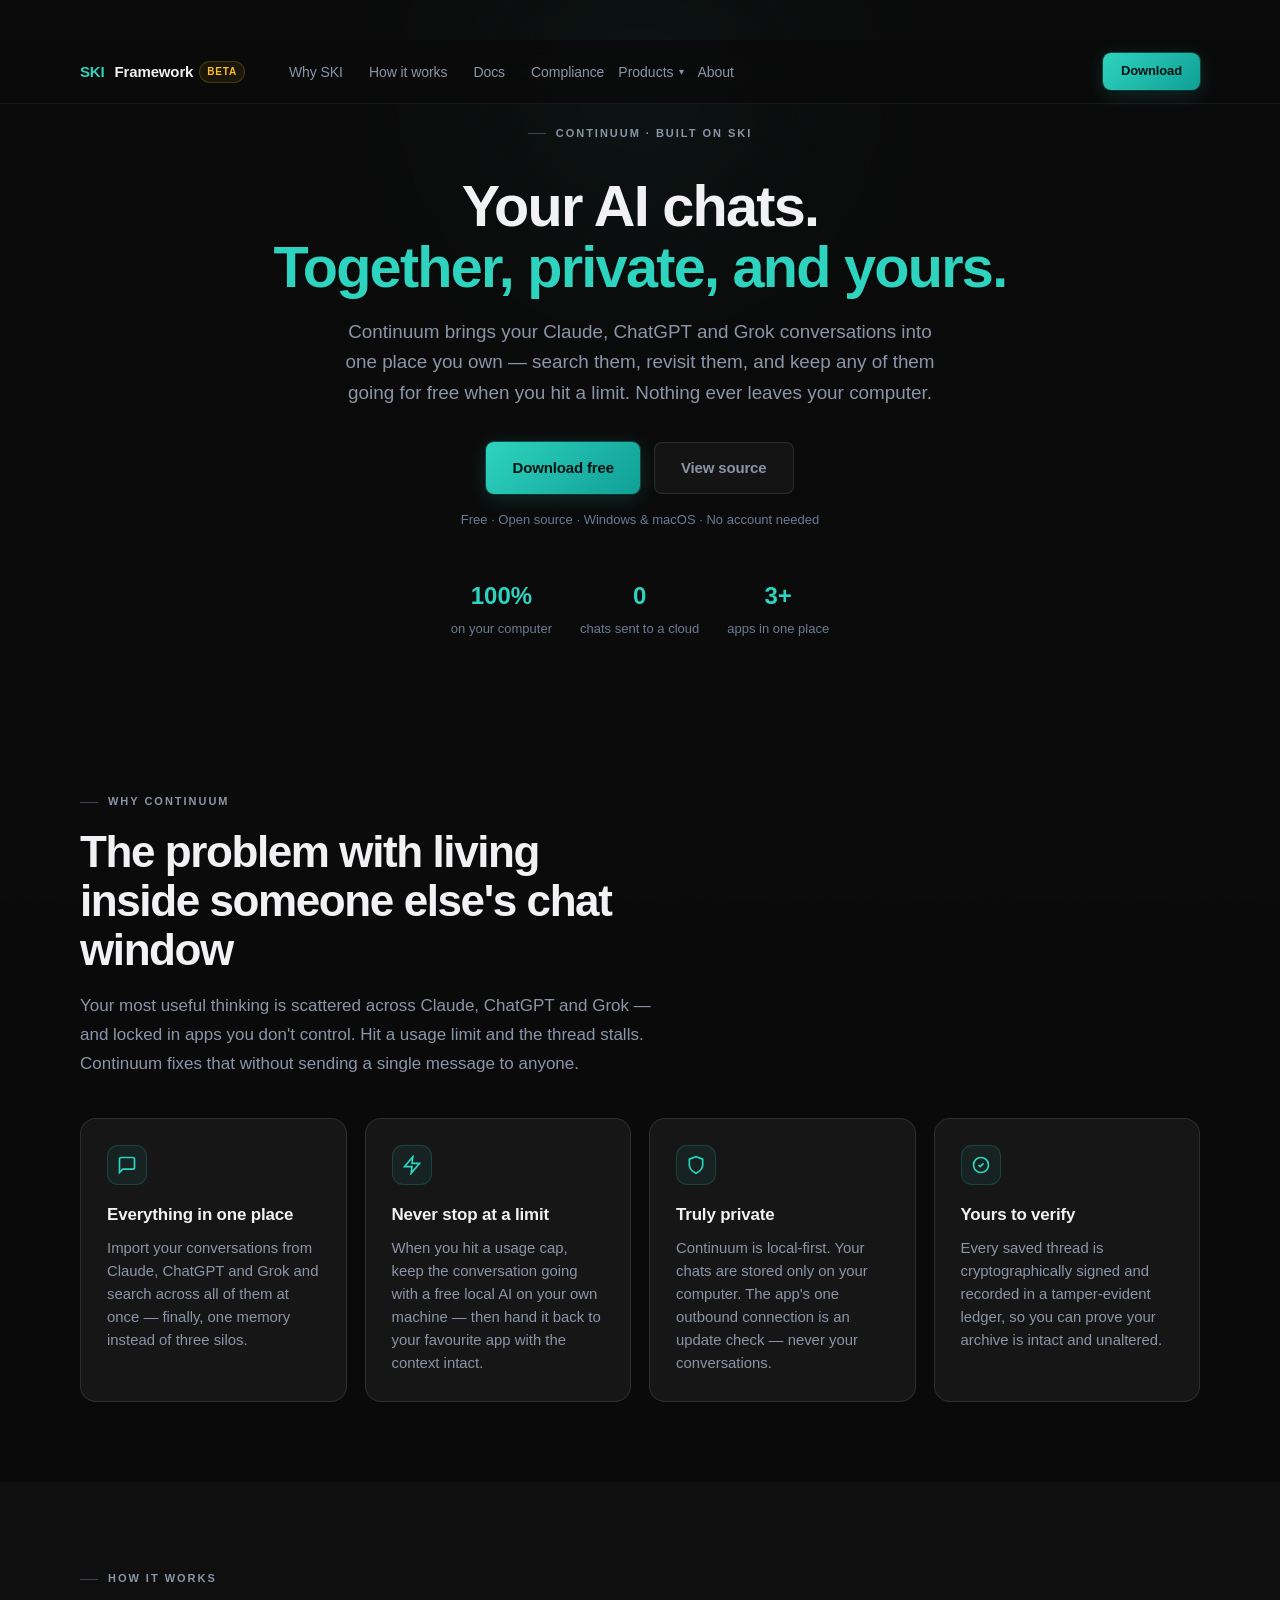
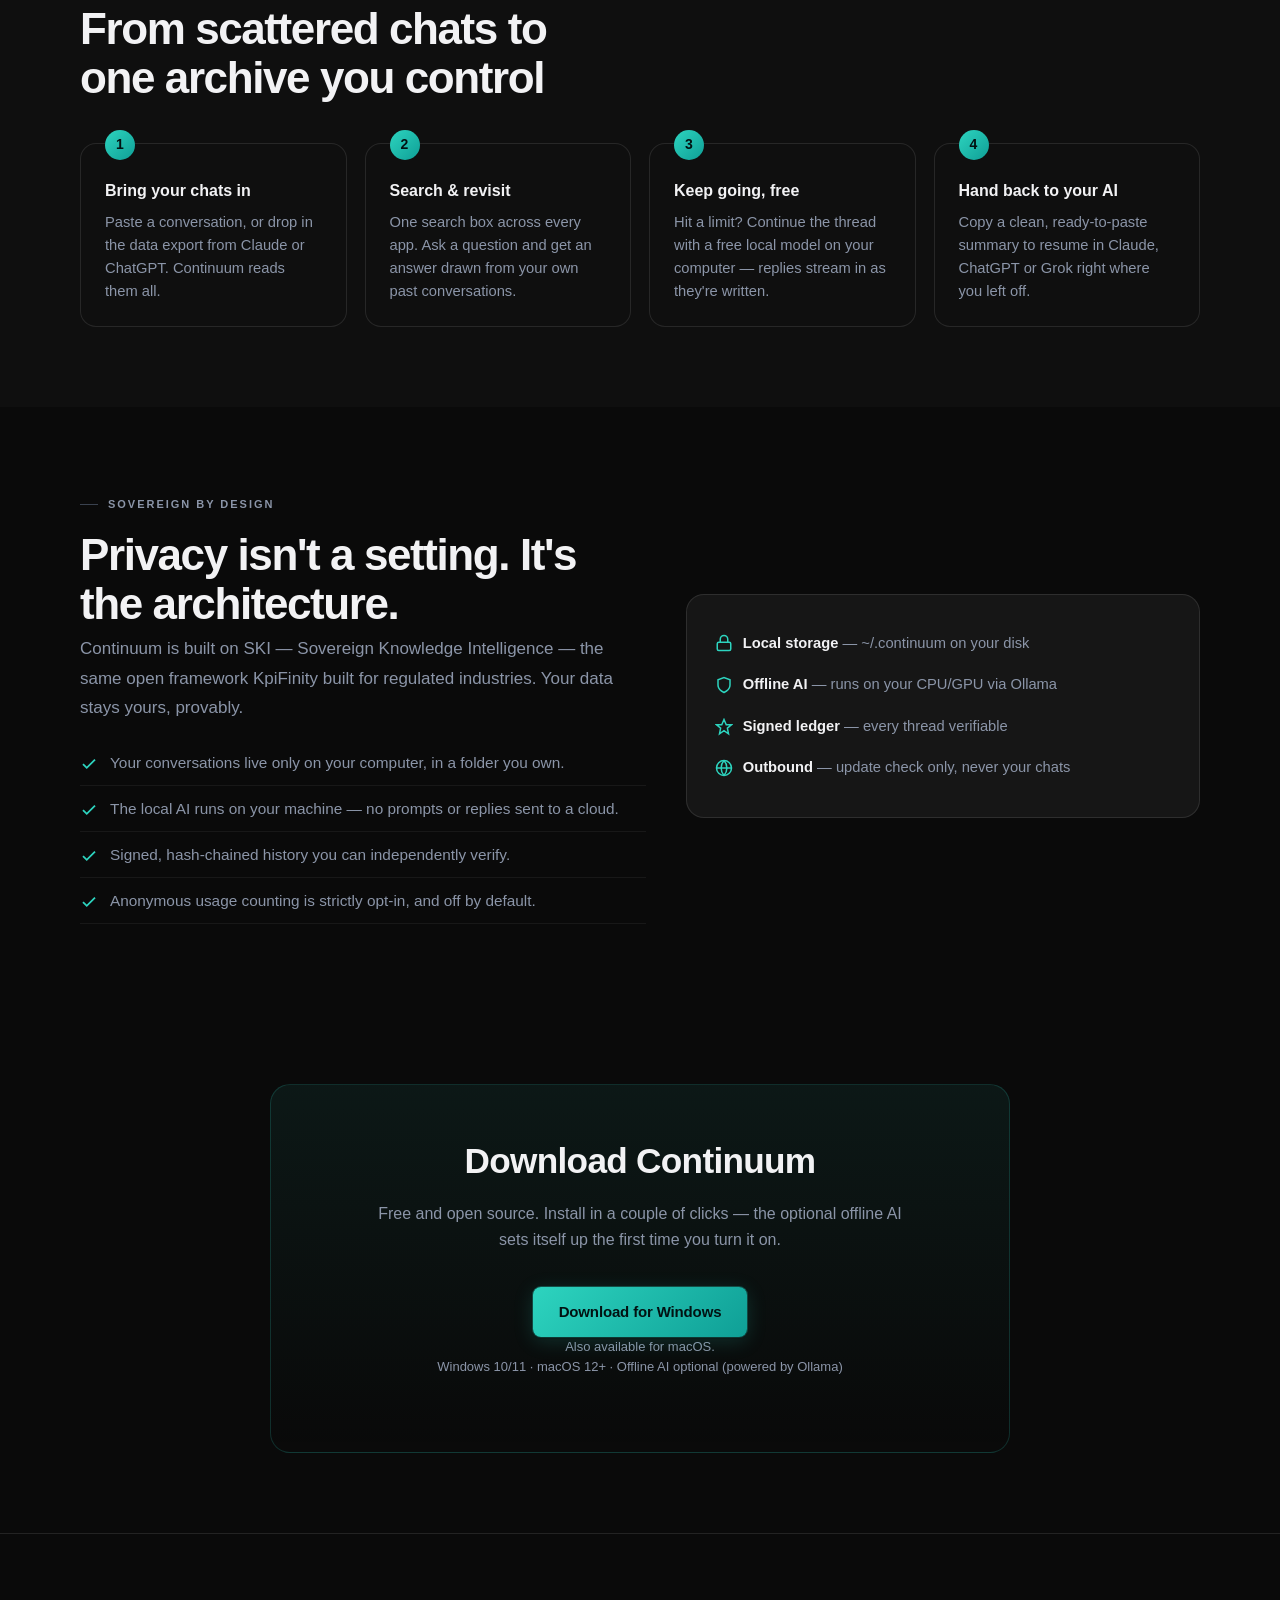
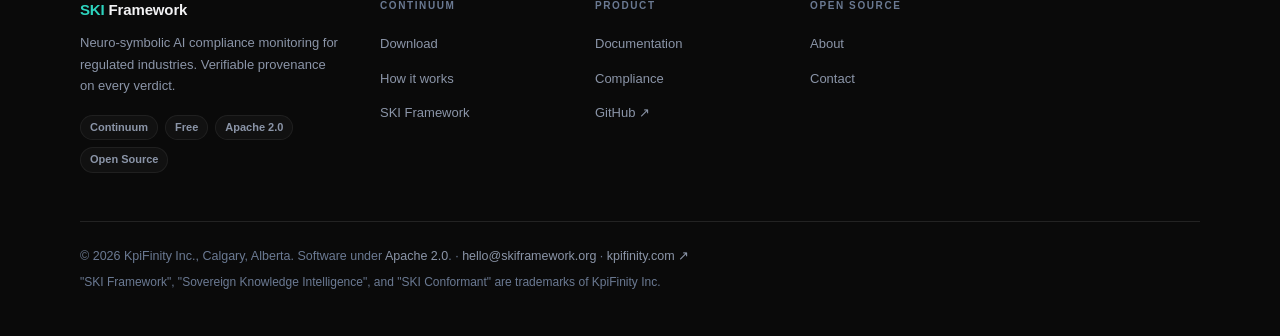
<file: continuum/index.html>
<!DOCTYPE html>
<html lang="en">
<head>
<meta charset="UTF-8">
<meta name="viewport" content="width=device-width, initial-scale=1.0">
<title>Continuum · Your AI chats, together and private</title>
<meta name="description" content="Continuum brings your Claude, ChatGPT and Grok conversations into one private place you own. Search them, keep them going for free when you hit a limit, and own a verifiable copy. Nothing leaves your computer. Built on SKI.">
<meta property="og:title" content="Continuum · Your AI chats, together and private">
<meta property="og:description" content="One private home for your Claude, ChatGPT and Grok chats. Search everything, continue locally when you hit a limit, own a verifiable copy. Nothing leaves your computer.">
<meta property="og:type" content="website">
<meta property="og:url" content="https://skiframework.org/continuum/">
<meta property="og:image" content="https://skiframework.org/assets/images/og.png">
<meta name="twitter:card" content="summary_large_image">
<meta name="twitter:title" content="Continuum · Your AI chats, together and private">
<meta name="twitter:description" content="One private home for your Claude, ChatGPT and Grok chats. Continue locally when you hit a limit. Nothing leaves your computer.">
<meta name="twitter:image" content="https://skiframework.org/assets/images/og.png">
<link rel="canonical" href="https://skiframework.org/continuum/">
<meta name="theme-color" content="#0A0A0A">
<link rel="icon" href="data:image/svg+xml,<svg xmlns='http://www.w3.org/2000/svg' viewBox='0 0 100 100'><rect width='100' height='100' rx='20' fill='%230A0A0A'/><polygon points='50,7 93,50 50,93 7,50' fill='rgba(45,212,191,0.10)' stroke='%232DD4BF' stroke-width='6' stroke-linejoin='round'/><circle cx='50' cy='50' r='19' fill='%232DD4BF'/></svg>">
<link rel="preconnect" href="https://fonts.bunny.net">
<link href="https://fonts.bunny.net/css?family=plus-jakarta-sans:300,400,500,600,700,800,900&display=swap" rel="stylesheet">
<link rel="stylesheet" href="../assets/css/styles.css">
<style>
  /* Continuum page — scoped extras on top of the shared SKI stylesheet */
  .cont-hero { padding: 116px 0 64px; text-align: center; position: relative; overflow: hidden; }
  .cont-hero .container { max-width: 880px; position: relative; z-index: 1; }
  .cont-orb { position: absolute; border-radius: 50%; filter: blur(90px); opacity: 0.5; z-index: 0; }
  .cont-orb-1 { width: 420px; height: 420px; background: radial-gradient(circle, rgba(45,212,191,0.18), transparent 70%); top: -120px; left: 50%; transform: translateX(-50%); }
  .cont-h1 { font-size: clamp(2.2rem, 5vw, 3.6rem); line-height: 1.05; letter-spacing: -0.03em; font-weight: 800; margin: 18px 0 0; }
  .cont-h1 em { color: var(--teal); font-style: normal; }
  .cont-sub { color: var(--text-2); font-size: clamp(1rem, 2vw, 1.18rem); line-height: 1.6; max-width: 620px; margin: 20px auto 0; }
  .cont-ctas { display: flex; gap: 14px; justify-content: center; flex-wrap: wrap; margin-top: 34px; }
  .cont-ctas .btn { padding: 13px 26px; font-size: 15px; }
  .cont-mini { color: var(--text-3); font-size: 13px; margin-top: 16px; }
  .cont-trust { display: flex; gap: 28px; justify-content: center; flex-wrap: wrap; margin-top: 46px; }
  .cont-trust div { text-align: center; }
  .cont-trust b { display: block; color: var(--teal); font-size: 1.5rem; font-weight: 800; }
  .cont-trust span { color: var(--text-3); font-size: 13px; }
  .cont-grid { display: grid; grid-template-columns: repeat(auto-fit, minmax(250px, 1fr)); gap: 18px; margin-top: 40px; }
  .cont-card { background: var(--bg-card); border: 1px solid var(--border); border-radius: 16px; padding: 26px; transition: border-color .18s, transform .18s; }
  .cont-card:hover { border-color: var(--teal-border); transform: translateY(-2px); }
  .cont-card .ic { width: 40px; height: 40px; border-radius: 11px; background: var(--teal-bg); border: 1px solid var(--teal-border); display: flex; align-items: center; justify-content: center; color: var(--teal); margin-bottom: 16px; }
  .cont-card h3 { font-size: 1.06rem; margin: 0 0 8px; letter-spacing: -0.01em; }
  .cont-card p { color: var(--text-2); font-size: 0.93rem; line-height: 1.55; margin: 0; }
  .cont-steps { counter-reset: step; display: grid; grid-template-columns: repeat(auto-fit, minmax(240px, 1fr)); gap: 18px; margin-top: 40px; }
  .cont-step { position: relative; padding: 26px 24px 24px; background: var(--bg-1); border: 1px solid var(--border); border-radius: 16px; }
  .cont-step::before { counter-increment: step; content: counter(step); position: absolute; top: -14px; left: 24px; width: 30px; height: 30px; border-radius: 50%; background: linear-gradient(135deg,#2DD4BF,#0F9F96); color: #021212; font-weight: 800; font-size: 14px; display: flex; align-items: center; justify-content: center; }
  .cont-step h3 { font-size: 1rem; margin: 8px 0 8px; }
  .cont-step p { color: var(--text-2); font-size: 0.92rem; line-height: 1.55; margin: 0; }
  .cont-split { display: grid; grid-template-columns: 1.1fr 1fr; gap: 40px; align-items: center; }
  .cont-split ul { list-style: none; padding: 0; margin: 18px 0 0; }
  .cont-split li { display: flex; gap: 12px; padding: 11px 0; border-bottom: 1px solid var(--border-m); color: var(--text-2); font-size: 0.96rem; line-height: 1.5; }
  .cont-split li svg { flex-shrink: 0; color: var(--teal); margin-top: 3px; }
  .cont-panel { background: var(--bg-card); border: 1px solid var(--border); border-radius: 18px; padding: 28px; }
  .cont-panel .row { display: flex; align-items: center; gap: 10px; padding: 9px 0; color: var(--text-2); font-size: 0.92rem; }
  .cont-panel .row b { color: var(--text); font-weight: 600; }
  .cont-dl { text-align: center; background: linear-gradient(180deg, var(--teal-bg), transparent); border: 1px solid var(--teal-border); border-radius: 20px; padding: 48px 28px; }
  .cont-dl h2 { font-size: clamp(1.6rem, 3vw, 2.2rem); letter-spacing: -0.02em; margin: 0 0 12px; }
  .cont-dl p { color: var(--text-2); max-width: 540px; margin: 0 auto 26px; line-height: 1.6; }
  .cont-platforms { color: var(--text-3); font-size: 13px; margin-top: 18px; }
  .dl-modal { position: fixed; inset: 0; z-index: 200; display: flex; align-items: center; justify-content: center; padding: 20px; background: rgba(0,0,0,0.62); backdrop-filter: blur(6px); }
  .dl-modal[hidden] { display: none; }
  .dl-modal-card { position: relative; width: 100%; max-width: 470px; background: var(--bg-1); border: 1px solid var(--border); border-radius: 18px; padding: 30px 28px 24px; box-shadow: 0 24px 64px rgba(0,0,0,0.6); animation: dlpop .18s ease; }
  @keyframes dlpop { from { transform: translateY(10px) scale(.98); opacity: 0 } to { transform: none; opacity: 1 } }
  .dl-modal-x { position: absolute; top: 14px; right: 16px; background: none; border: 0; color: var(--text-3); font-size: 24px; line-height: 1; cursor: pointer; }
  .dl-modal-x:hover { color: var(--text); }
  .dl-modal-ic { width: 46px; height: 46px; border-radius: 13px; background: var(--teal-bg); border: 1px solid var(--teal-border); color: var(--teal); display: flex; align-items: center; justify-content: center; margin-bottom: 16px; }
  .dl-modal-card h3 { font-size: 1.3rem; margin: 0 0 8px; letter-spacing: -0.01em; }
  .dl-modal-sub { color: var(--text-2); font-size: 0.92rem; line-height: 1.55; margin: 0 0 18px; }
  .dl-modal-steps { list-style: none; counter-reset: dm; margin: 0 0 20px; padding: 0; }
  .dl-modal-steps li { counter-increment: dm; position: relative; padding: 12px 0 12px 42px; color: var(--text); font-size: 0.95rem; line-height: 1.5; border-top: 1px solid var(--border-m); }
  .dl-modal-steps li:first-child { border-top: none; }
  .dl-modal-steps li::before { content: counter(dm); position: absolute; left: 0; top: 10px; width: 26px; height: 26px; border-radius: 50%; background: linear-gradient(135deg,#2DD4BF,#0F9F96); color: #021212; font-size: 13px; font-weight: 800; display: flex; align-items: center; justify-content: center; }
  .dl-modal-steps b { color: var(--teal-light); font-weight: 600; white-space: nowrap; }
  .dl-modal-card .btn-primary { width: 100%; justify-content: center; padding: 13px; }
  .dl-modal-foot { color: var(--text-3); font-size: 12px; margin: 12px 0 0; text-align: center; }
  @media (max-width: 760px){ .cont-split { grid-template-columns: 1fr; gap: 28px; } }
</style>
<script type="application/ld+json">
{
  "@context": "https://schema.org",
  "@type": "SoftwareApplication",
  "name": "Continuum",
  "applicationCategory": "ProductivityApplication",
  "operatingSystem": "Windows, macOS",
  "offers": { "@type": "Offer", "price": "0", "priceCurrency": "USD" },
  "description": "A private, local-first home for your Claude, ChatGPT and Grok conversations. Search them, continue locally when you hit a limit, and own a verifiable copy. Nothing leaves your computer.",
  "url": "https://skiframework.org/continuum/",
  "publisher": { "@type": "Organization", "name": "KpiFinity Inc." }
}
</script>
</head>
<body>
<a href="#main-content" class="skip-link">Skip to main content</a>

<header>
  <nav class="nav" role="navigation" aria-label="Main navigation">
    <div class="nav-inner">
      <a href="../index.html" class="nav-logo" aria-label="SKI Framework home">
        <span class="logo-ski">SKI</span>&nbsp;Framework
        <span class="logo-beta">beta</span>
      </a>
      <ul class="nav-links" role="list">
        <li><a href="../index.html#why">Why SKI</a></li>
        <li><a href="../index.html?demo">How it works</a></li>
        <li><a href="../docs.html">Docs</a></li>
        <li><a href="../compliance.html">Compliance</a></li>
        <li class="nav-dd">
          <button class="nav-dd-toggle" aria-haspopup="true" aria-expanded="false">Products <span class="nav-dd-caret">▾</span></button>
          <div class="nav-dd-menu" role="menu">
            <a href="index.html" role="menuitem"><span class="nav-dd-item-title">Continuum</span><span class="nav-dd-item-desc">Your AI chats — private &amp; yours</span></a>
          </div>
        </li>
        <li><a href="../about.html">About</a></li>
      </ul>
      <div class="nav-actions">
        <a href="#download" class="btn btn-primary" style="padding:8px 18px;font-size:13px">Download</a>
        <button class="nav-hamburger" aria-label="Open menu" aria-expanded="false" aria-controls="mobile-nav">
          <span></span><span></span><span></span>
        </button>
      </div>
    </div>
  </nav>
  <div class="nav-mobile" id="mobile-nav" role="dialog" aria-modal="true" aria-label="Mobile navigation">
    <a href="../index.html#why">Why SKI</a>
    <a href="../index.html?demo">How it works</a>
    <a href="../docs.html">Docs</a>
    <a href="../compliance.html">Compliance</a>
    <div class="nav-mobile-group-label">Products</div>
    <a href="index.html">Continuum</a>
    <a href="../about.html">About</a>
    <a href="#download">Download ↓</a>
  </div>
</header>

<main id="main-content">

  <!-- HERO -->
  <section class="cont-hero">
    <div class="cont-orb cont-orb-1" aria-hidden="true"></div>
    <div class="container">
      <div class="section-label">Continuum · built on SKI</div>
      <h1 class="cont-h1">Your AI chats.<br><em>Together, private, and yours.</em></h1>
      <p class="cont-sub">Continuum brings your Claude, ChatGPT and Grok conversations into one place you own — search them, revisit them, and keep any of them going for free when you hit a limit. Nothing ever leaves your computer.</p>
      <div class="cont-ctas">
        <a href="#download" class="btn btn-primary">Download free</a>
        <a href="https://github.com/kpifinity/ski-framework" class="btn btn-secondary" target="_blank" rel="noopener">View source</a>
      </div>
      <p class="cont-mini">Free · Open source · Windows &amp; macOS · No account needed</p>
      <div class="cont-trust">
        <div><b>100%</b><span>on your computer</span></div>
        <div><b>0</b><span>chats sent to a cloud</span></div>
        <div><b>3+</b><span>apps in one place</span></div>
      </div>
    </div>
  </section>

  <!-- WHY -->
  <section class="section">
    <div class="container">
      <div class="section-label">Why Continuum</div>
      <h2 class="section-title">The problem with living inside someone else's chat window</h2>
      <p class="section-sub">Your most useful thinking is scattered across Claude, ChatGPT and Grok — and locked in apps you don't control. Hit a usage limit and the thread stalls. Continuum fixes that without sending a single message to anyone.</p>
      <div class="cont-grid">
        <div class="cont-card">
          <div class="ic" aria-hidden="true"><svg width="20" height="20" viewBox="0 0 24 24" fill="none" stroke="currentColor" stroke-width="2"><path d="M21 15a2 2 0 0 1-2 2H7l-4 4V5a2 2 0 0 1 2-2h14a2 2 0 0 1 2 2z"/></svg></div>
          <h3>Everything in one place</h3>
          <p>Import your conversations from Claude, ChatGPT and Grok and search across all of them at once — finally, one memory instead of three silos.</p>
        </div>
        <div class="cont-card">
          <div class="ic" aria-hidden="true"><svg width="20" height="20" viewBox="0 0 24 24" fill="none" stroke="currentColor" stroke-width="2"><path d="M13 2L3 14h9l-1 8 10-12h-9z"/></svg></div>
          <h3>Never stop at a limit</h3>
          <p>When you hit a usage cap, keep the conversation going with a free local AI on your own machine — then hand it back to your favourite app with the context intact.</p>
        </div>
        <div class="cont-card">
          <div class="ic" aria-hidden="true"><svg width="20" height="20" viewBox="0 0 24 24" fill="none" stroke="currentColor" stroke-width="2"><path d="M12 22s8-4 8-10V5l-8-3-8 3v7c0 6 8 10 8 10z"/></svg></div>
          <h3>Truly private</h3>
          <p>Continuum is local-first. Your chats are stored only on your computer. The app's one outbound connection is an update check — never your conversations.</p>
        </div>
        <div class="cont-card">
          <div class="ic" aria-hidden="true"><svg width="20" height="20" viewBox="0 0 24 24" fill="none" stroke="currentColor" stroke-width="2"><path d="M9 12l2 2 4-4"/><circle cx="12" cy="12" r="9"/></svg></div>
          <h3>Yours to verify</h3>
          <p>Every saved thread is cryptographically signed and recorded in a tamper-evident ledger, so you can prove your archive is intact and unaltered.</p>
        </div>
      </div>
    </div>
  </section>

  <!-- HOW IT WORKS -->
  <section class="section" style="background:var(--bg-1)">
    <div class="container">
      <div class="section-label">How it works</div>
      <h2 class="section-title">From scattered chats to one archive you control</h2>
      <div class="cont-steps">
        <div class="cont-step">
          <h3>Bring your chats in</h3>
          <p>Paste a conversation, or drop in the data export from Claude or ChatGPT. Continuum reads them all.</p>
        </div>
        <div class="cont-step">
          <h3>Search &amp; revisit</h3>
          <p>One search box across every app. Ask a question and get an answer drawn from your own past conversations.</p>
        </div>
        <div class="cont-step">
          <h3>Keep going, free</h3>
          <p>Hit a limit? Continue the thread with a free local model on your computer — replies stream in as they're written.</p>
        </div>
        <div class="cont-step">
          <h3>Hand back to your AI</h3>
          <p>Copy a clean, ready-to-paste summary to resume in Claude, ChatGPT or Grok right where you left off.</p>
        </div>
      </div>
    </div>
  </section>

  <!-- SOVEREIGNTY -->
  <section class="section">
    <div class="container">
      <div class="cont-split">
        <div>
          <div class="section-label">Sovereign by design</div>
          <h2 class="section-title" style="margin-bottom:6px">Privacy isn't a setting. It's the architecture.</h2>
          <p class="section-sub" style="margin-bottom:0">Continuum is built on SKI — Sovereign Knowledge Intelligence — the same open framework KpiFinity built for regulated industries. Your data stays yours, provably.</p>
          <ul>
            <li><svg width="18" height="18" viewBox="0 0 24 24" fill="none" stroke="currentColor" stroke-width="2.4"><path d="M20 6L9 17l-5-5"/></svg><span>Your conversations live only on your computer, in a folder you own.</span></li>
            <li><svg width="18" height="18" viewBox="0 0 24 24" fill="none" stroke="currentColor" stroke-width="2.4"><path d="M20 6L9 17l-5-5"/></svg><span>The local AI runs on your machine — no prompts or replies sent to a cloud.</span></li>
            <li><svg width="18" height="18" viewBox="0 0 24 24" fill="none" stroke="currentColor" stroke-width="2.4"><path d="M20 6L9 17l-5-5"/></svg><span>Signed, hash-chained history you can independently verify.</span></li>
            <li><svg width="18" height="18" viewBox="0 0 24 24" fill="none" stroke="currentColor" stroke-width="2.4"><path d="M20 6L9 17l-5-5"/></svg><span>Anonymous usage counting is strictly opt-in, and off by default.</span></li>
          </ul>
        </div>
        <div class="cont-panel" aria-hidden="true">
          <div class="row"><svg width="18" height="18" viewBox="0 0 24 24" fill="none" stroke="var(--teal)" stroke-width="2"><rect x="3" y="11" width="18" height="11" rx="2"/><path d="M7 11V7a5 5 0 0 1 10 0v4"/></svg><span><b>Local storage</b> — ~/.continuum on your disk</span></div>
          <div class="row"><svg width="18" height="18" viewBox="0 0 24 24" fill="none" stroke="var(--teal)" stroke-width="2"><path d="M12 22s8-4 8-10V5l-8-3-8 3v7c0 6 8 10 8 10z"/></svg><span><b>Offline AI</b> — runs on your CPU/GPU via Ollama</span></div>
          <div class="row"><svg width="18" height="18" viewBox="0 0 24 24" fill="none" stroke="var(--teal)" stroke-width="2"><path d="M12 2l3 7h7l-5.5 4.5L18 21l-6-4-6 4 1.5-7.5L2 9h7z"/></svg><span><b>Signed ledger</b> — every thread verifiable</span></div>
          <div class="row"><svg width="18" height="18" viewBox="0 0 24 24" fill="none" stroke="var(--teal)" stroke-width="2"><circle cx="12" cy="12" r="10"/><path d="M2 12h20M12 2a15 15 0 0 1 0 20M12 2a15 15 0 0 0 0 20"/></svg><span><b>Outbound</b> — update check only, never your chats</span></div>
        </div>
      </div>
    </div>
  </section>

  <!-- DOWNLOAD -->
  <section class="section" id="download">
    <div class="container" style="max-width:820px">
      <div class="cont-dl">
        <h2>Download Continuum</h2>
        <p>Free and open source. Install in a couple of clicks — the optional offline AI sets itself up the first time you turn it on.</p>
        <div class="cont-ctas">
          <a id="dl-primary" href="https://github.com/kpifinity/continuum/releases/latest/download/Continuum-Setup.exe" class="btn btn-primary" download>Download for Windows</a>
        </div>
        <p class="cont-platforms"><span id="dl-alt">Also available for <a id="dl-other" href="https://github.com/kpifinity/continuum/releases/latest/download/Continuum-macOS.dmg" download>macOS</a>.</span><br>Windows 10/11 · macOS 12+ · Offline AI optional (powered by Ollama)</p>
      </div>
    </div>
  </section>

</main>

<footer class="footer">
  <div class="container">
    <div class="footer-grid">
      <div class="footer-brand">
        <div class="footer-logo"><span class="logo-ski">SKI</span> Framework</div>
        <p class="footer-tagline">Neuro-symbolic AI compliance monitoring for regulated industries. Verifiable provenance on every verdict.</p>
        <div class="footer-badges">
          <span class="footer-badge">Continuum</span>
          <span class="footer-badge">Free</span>
          <span class="footer-badge">Apache 2.0</span>
          <span class="footer-badge">Open Source</span>
        </div>
      </div>
      <div class="footer-col">
        <h4>Continuum</h4>
        <ul>
          <li><a href="#download">Download</a></li>
          <li><a href="index.html#how-it-works">How it works</a></li>
          <li><a href="../index.html">SKI Framework</a></li>
        </ul>
      </div>
      <div class="footer-col">
        <h4>Product</h4>
        <ul>
          <li><a href="../docs.html">Documentation</a></li>
          <li><a href="../compliance.html">Compliance</a></li>
          <li><a href="https://github.com/kpifinity/ski-framework" target="_blank" rel="noopener">GitHub ↗</a></li>
        </ul>
      </div>
      <div class="footer-col">
        <h4>Open Source</h4>
        <ul>
          <li><a href="../about.html">About</a></li>
          <li><a href="mailto:hello@skiframework.org">Contact</a></li>
        </ul>
      </div>
    </div>
    <div class="footer-bottom">
      <p class="footer-copy">© 2026 KpiFinity Inc., Calgary, Alberta. Software under <a href="https://github.com/kpifinity/ski-framework/blob/main/LICENSE" target="_blank" rel="noopener">Apache 2.0</a>. · <a href="mailto:hello@skiframework.org">hello@skiframework.org</a> · <a href="https://kpifinity.com" target="_blank" rel="noopener">kpifinity.com ↗</a></p>
      <p class="footer-trademark">"SKI Framework", "Sovereign Knowledge Intelligence", and "SKI Conformant" are trademarks of KpiFinity Inc.</p>
    </div>
  </div>
</footer>

<div class="dl-modal" id="dl-modal" hidden>
  <div class="dl-modal-card" role="dialog" aria-modal="true" aria-labelledby="dl-modal-title">
    <button class="dl-modal-x" id="dl-modal-x" aria-label="Close">×</button>
    <div class="dl-modal-ic"><svg width="24" height="24" viewBox="0 0 24 24" fill="none" stroke="currentColor" stroke-width="2"><path d="M12 3v12m0 0l-4-4m4 4l4-4M4 21h16"/></svg></div>
    <h3 id="dl-modal-title">Your download is starting…</h3>
    <p class="dl-modal-sub">Continuum is new and open source, so it isn’t code-signed yet — your <span id="dl-os">computer</span> will show a one-time “unverified” warning. It’s completely safe. Here’s how to open it:</p>
    <ol class="dl-modal-steps" id="dl-modal-steps"></ol>
    <button class="btn btn-primary" id="dl-modal-done">Got it</button>
    <p class="dl-modal-foot">Full source is public on GitHub · nothing ever leaves your computer.</p>
  </div>
</div>

<script>
(function(){
  var WIN='https://github.com/kpifinity/continuum/releases/latest/download/Continuum-Setup.exe', MAC='https://github.com/kpifinity/continuum/releases/latest/download/Continuum-macOS.dmg';
  var WIN_STEPS=[
    'Open <b>Continuum-Setup.exe</b> from your Downloads.',
    'If a blue <b>“Windows&nbsp;protected&nbsp;your&nbsp;PC”</b> box appears, click <b>More&nbsp;info</b>, then <b>Run&nbsp;anyway</b>.',
    'Follow the installer, then open Continuum.'
  ];
  var MAC_STEPS=[
    'Open the <b>.dmg</b> and drag <b>Continuum</b> into <b>Applications</b>.',
    'Open Continuum. If macOS says it “could not verify” it, click <b>Done</b>.',
    'Open <b>System&nbsp;Settings → Privacy&nbsp;&amp;&nbsp;Security</b>, scroll down, click <b>Open&nbsp;Anyway</b>, and confirm.'
  ];
  var isMac=/Mac/i.test(navigator.platform||"")||/Mac OS X/i.test(navigator.userAgent||"");
  var p=document.getElementById('dl-primary'), alt=document.getElementById('dl-alt');
  if(p&&alt){
    if(isMac){ p.href=MAC; p.setAttribute('data-dl','mac'); p.textContent='Download for macOS'; alt.innerHTML='Also available for <a href="'+WIN+'" data-dl="win" download>Windows</a>.'; }
    else { p.href=WIN; p.setAttribute('data-dl','win'); p.textContent='Download for Windows'; alt.innerHTML='Also available for <a href="'+MAC+'" data-dl="mac" download>macOS</a>.'; }
  }
  var modal=document.getElementById('dl-modal');
  if(modal){
    var stepsEl=document.getElementById('dl-modal-steps'), osEl=document.getElementById('dl-os');
    function show(os){ var st=os==='mac'?MAC_STEPS:WIN_STEPS; if(osEl)osEl.textContent=(os==='mac'?'Mac':'PC'); stepsEl.innerHTML=st.map(function(x){return '<li>'+x+'</li>';}).join(''); modal.hidden=false; }
    function hide(){ modal.hidden=true; }
    document.getElementById('dl-modal-x').onclick=hide;
    document.getElementById('dl-modal-done').onclick=hide;
    modal.addEventListener('click',function(e){ if(e.target===modal) hide(); });
    document.addEventListener('keydown',function(e){ if(e.key==='Escape') hide(); });
    document.addEventListener('click',function(e){ var a=e.target.closest&&e.target.closest('a[data-dl]'); if(a) show(a.getAttribute('data-dl')); });
  }
})();
</script>
<script src="../assets/js/main.js" defer></script>
</body>
</html>
</file>
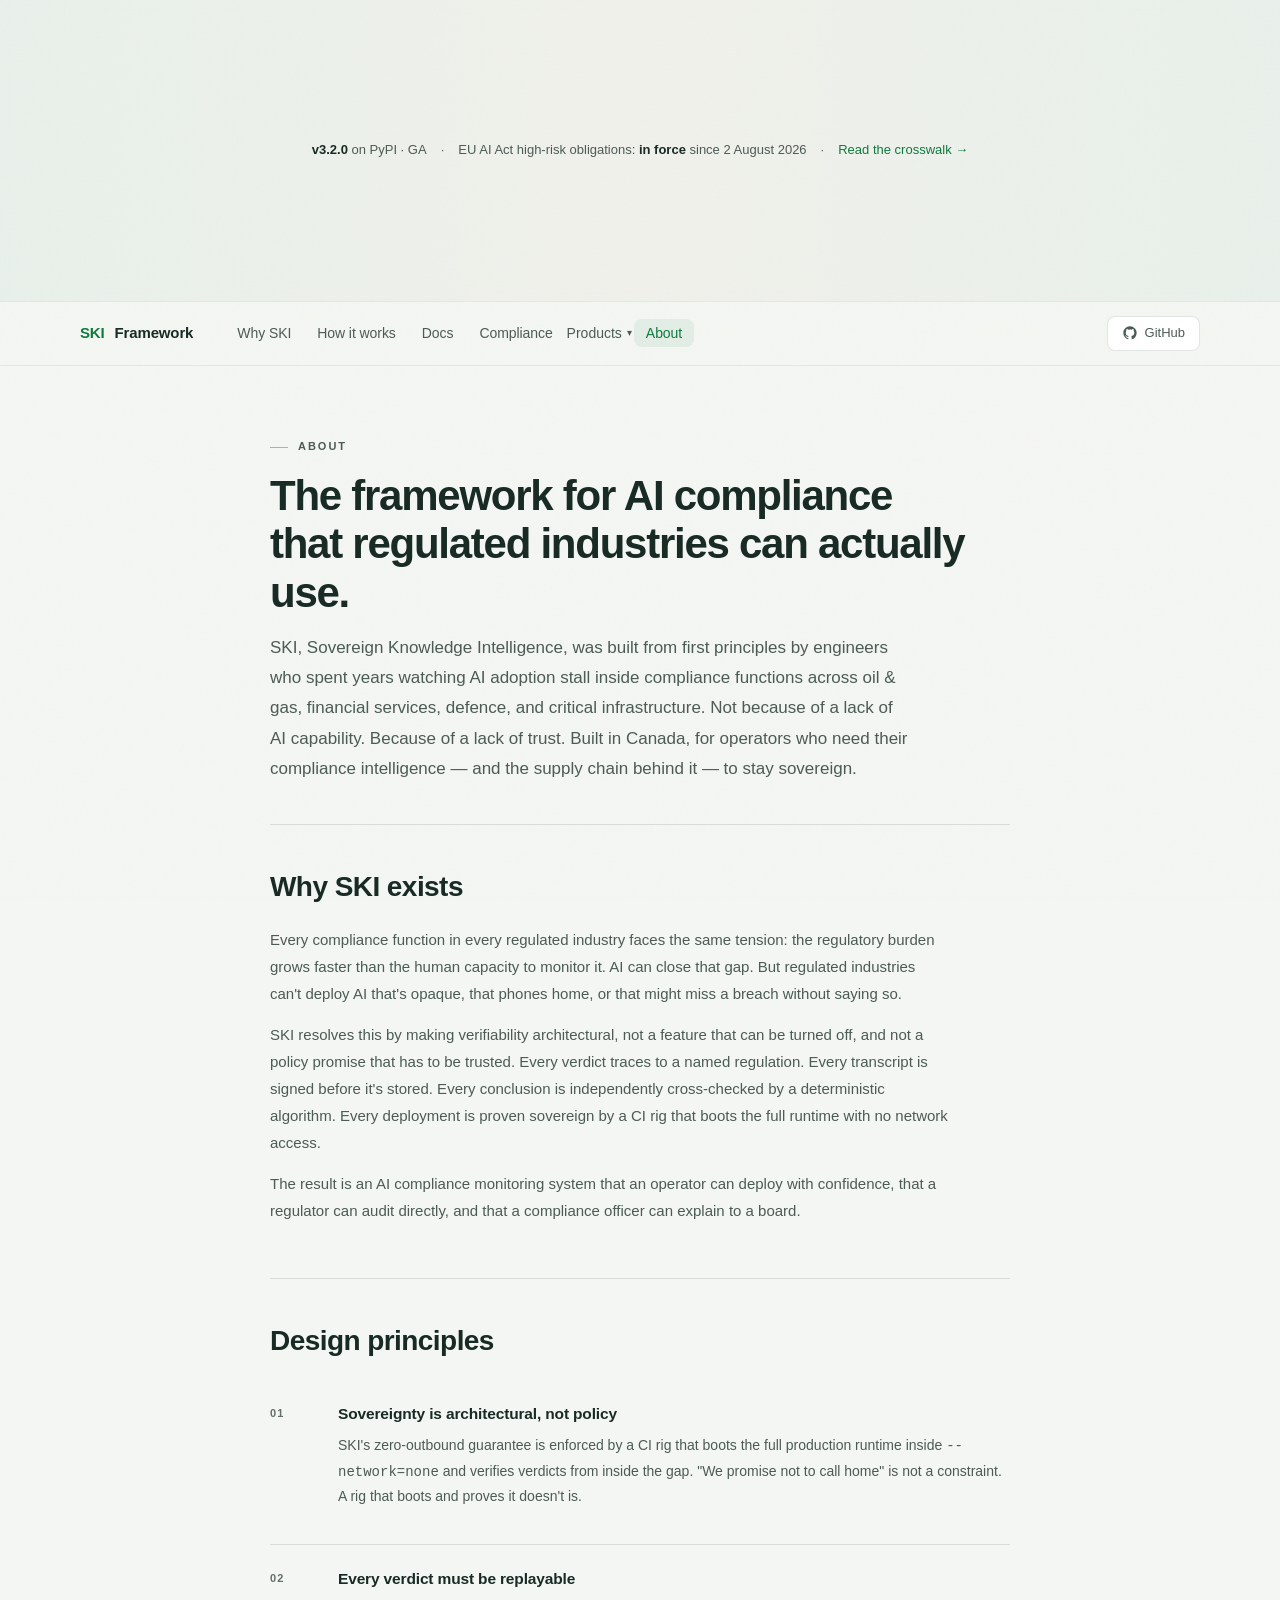
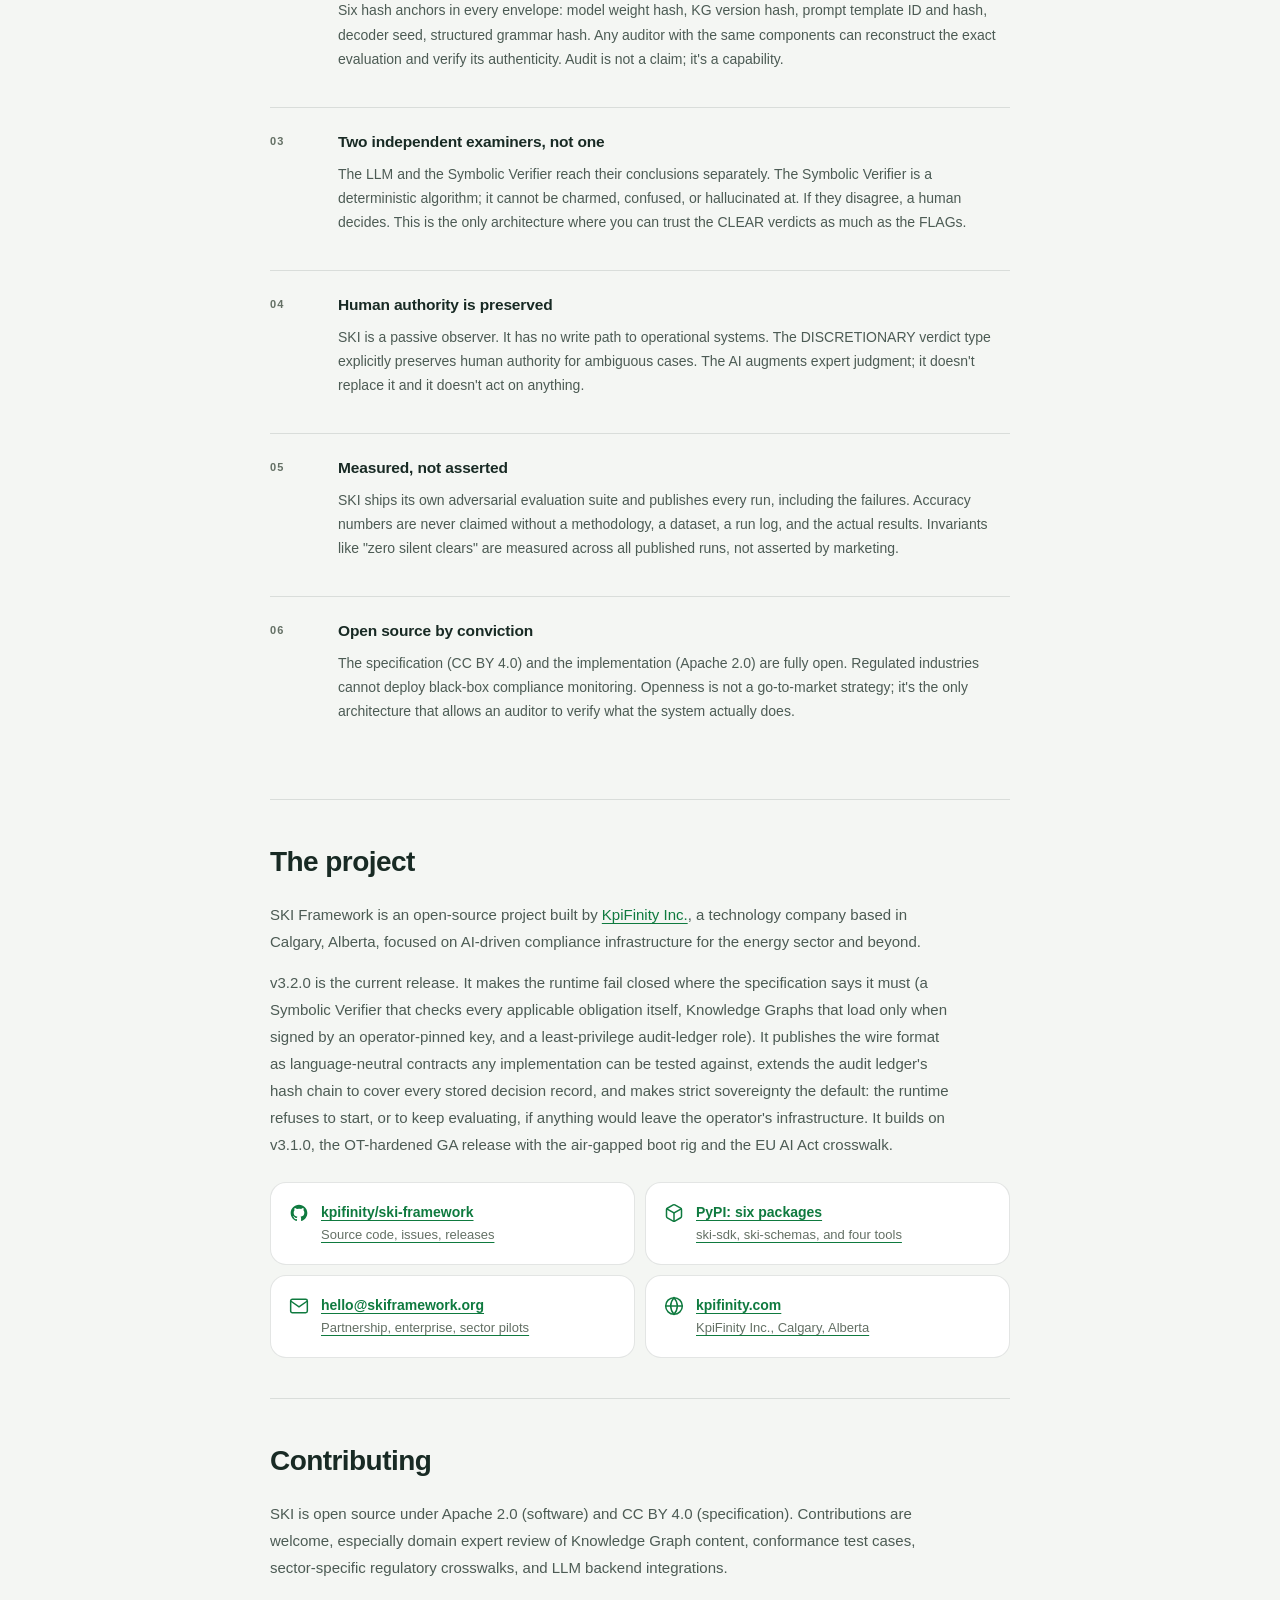
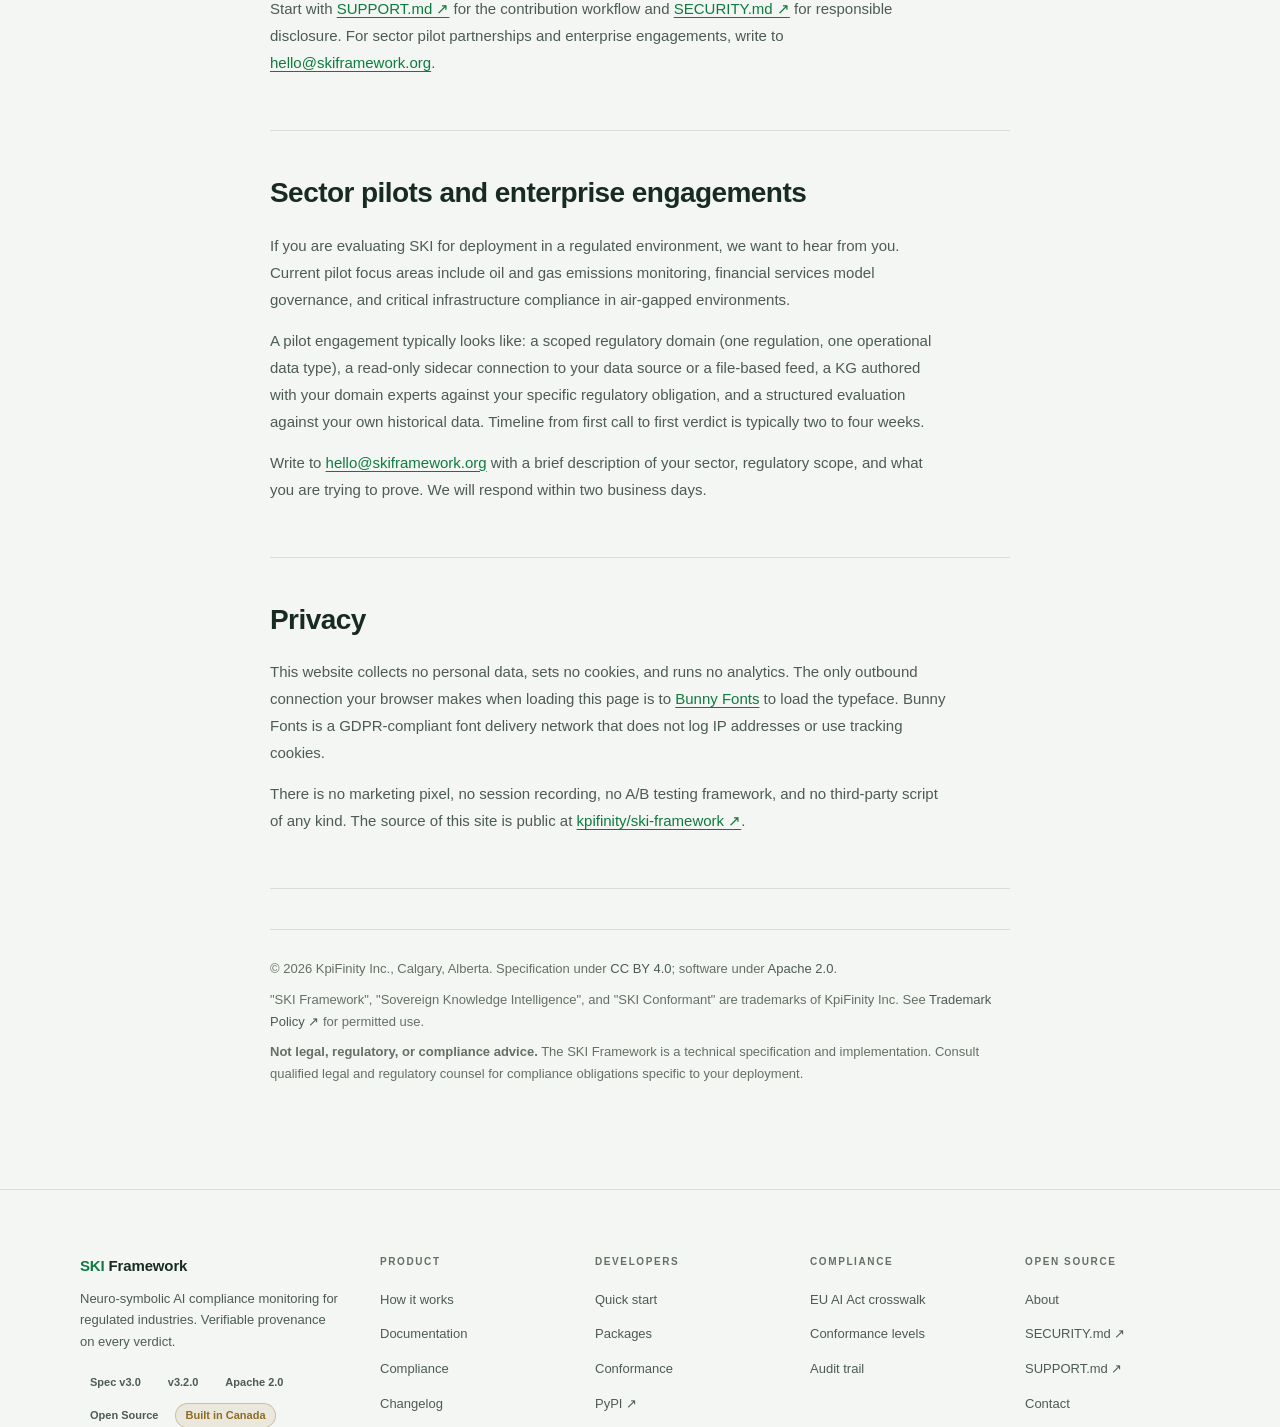
<file: about.html>
<!DOCTYPE html>
<html lang="en">
<head>
<meta charset="UTF-8">
<meta name="viewport" content="width=device-width, initial-scale=1.0">
<title>About · SKI Framework</title>
<meta name="description" content="SKI Framework is an open-source neuro-symbolic AI compliance monitoring framework built by KpiFinity Inc. in Calgary, Alberta.">
<meta property="og:title" content="About · SKI Framework">
<meta property="og:description" content="SKI Framework — open-source neuro-symbolic AI compliance monitoring built for regulated industries. Design principles, project background, and contributing.">
<meta property="og:type" content="website">
<meta property="og:url" content="https://skiframework.org/about.html">
<meta property="og:image" content="https://skiframework.org/assets/images/og.png">
<meta name="twitter:card" content="summary_large_image">
<meta name="twitter:title" content="About · SKI Framework">
<meta name="twitter:description" content="SKI Framework — open-source neuro-symbolic AI compliance monitoring built for regulated industries. Design principles, project background, and contributing.">
<meta name="twitter:image" content="https://skiframework.org/assets/images/og.png">
<link rel="canonical" href="https://skiframework.org/about.html">
<meta name="theme-color" content="#F4F6F3">
<link rel="icon" href="data:image/svg+xml,<svg xmlns='http://www.w3.org/2000/svg' viewBox='0 0 100 100'><rect width='100' height='100' rx='20' fill='%230A0A0A'/><polygon points='50,7 93,50 50,93 7,50' fill='rgba(45,212,191,0.10)' stroke='%232DD4BF' stroke-width='6' stroke-linejoin='round'/><circle cx='50' cy='50' r='19' fill='%232DD4BF'/></svg>">
<link rel="preconnect" href="https://fonts.bunny.net">
<link href="https://fonts.bunny.net/css?family=plus-jakarta-sans:300,400,500,600,700,800,900&display=swap" rel="stylesheet">
<link rel="stylesheet" href="assets/css/styles.css">
<script type="application/ld+json">
{
  "@context": "https://schema.org",
  "@graph": [
    {
      "@type": "AboutPage",
      "@id": "https://skiframework.org/about.html#webpage",
      "url": "https://skiframework.org/about.html",
      "name": "About SKI Framework",
      "description": "SKI Framework design principles, project background, KpiFinity Inc. company information, sector pilot engagements, and privacy policy.",
      "dateModified": "2026-06-16",
      "isPartOf": { "@id": "https://skiframework.org/#website" },
      "mainEntity": {
        "@type": "Organization",
        "@id": "https://skiframework.org/#organization",
        "name": "KpiFinity Inc.",
        "url": "https://kpifinity.com",
        "email": "hello@skiframework.org",
        "description": "Technology company based in Calgary, Alberta, focused on AI-driven compliance infrastructure for regulated industries including energy, financial services, and defence.",
        "foundingLocation": {
          "@type": "Place",
          "name": "Calgary, Alberta, Canada"
        },
        "makesOffer": {
          "@type": "Offer",
          "itemOffered": { "@id": "https://skiframework.org/#software" }
        },
        "sameAs": [
          "https://github.com/kpifinity/ski-framework",
          "https://pypi.org/project/ski-sdk/"
        ]
      }
    },
    {
      "@type": "BreadcrumbList",
      "itemListElement": [
        { "@type": "ListItem", "position": 1, "item": { "@id": "https://skiframework.org", "name": "Home" } },
        { "@type": "ListItem", "position": 2, "item": { "@id": "https://skiframework.org/about.html", "name": "About" } }
      ]
    }
  ]
}
</script>
</head>
<body class="theme-light">
<a href="#main-content" class="skip-link">Skip to main content</a>

<div class="announce" role="banner">
  <span><strong>v3.2.0</strong> on PyPI · GA</span>
  <span class="announce-sep">·</span>
  <span>EU AI Act high-risk obligations: <strong>in force</strong> since 2 August 2026</span>
  <span class="announce-sep">·</span>
  <a href="compliance.html#eu-ai-act">Read the crosswalk →</a>
</div>

<header>
  <nav class="nav" role="navigation" aria-label="Main navigation">
    <div class="nav-inner">
      <a href="index.html" class="nav-logo" aria-label="SKI Framework home">
        <span class="logo-ski">SKI</span>&nbsp;Framework
      </a>
      <ul class="nav-links" role="list">
        <li><a href="index.html#why">Why SKI</a></li>
        <li><a href="index.html?demo">How it works</a></li>
        <li><a href="docs.html">Docs</a></li>
        <li><a href="compliance.html">Compliance</a></li>
                <li class="nav-dd">
          <button class="nav-dd-toggle" aria-haspopup="true" aria-expanded="false">Products <span class="nav-dd-caret">▾</span></button>
          <div class="nav-dd-menu" role="menu">
            <a href="continuum/" role="menuitem"><span class="nav-dd-item-title">Continuum</span><span class="nav-dd-item-desc">Your AI chats — private &amp; yours</span></a>
          </div>
        </li>
        <li><a href="about.html" class="active">About</a></li>
      </ul>
      <div class="nav-actions">
        <a href="https://github.com/kpifinity/ski-framework" class="nav-github" target="_blank" rel="noopener">
          <svg width="16" height="16" viewBox="0 0 24 24" fill="currentColor" aria-hidden="true"><path d="M12 2C6.477 2 2 6.477 2 12c0 4.418 2.865 8.166 6.839 9.489.5.092.682-.217.682-.482 0-.237-.009-.866-.013-1.7-2.782.603-3.369-1.342-3.369-1.342-.454-1.155-1.11-1.462-1.11-1.462-.908-.62.069-.608.069-.608 1.003.07 1.531 1.03 1.531 1.03.892 1.529 2.341 1.087 2.91.832.092-.647.35-1.088.636-1.338-2.22-.253-4.555-1.11-4.555-4.943 0-1.091.39-1.984 1.029-2.683-.103-.253-.446-1.27.098-2.647 0 0 .84-.269 2.75 1.025A9.578 9.578 0 0112 6.836c.85.004 1.705.114 2.504.336 1.909-1.294 2.747-1.025 2.747-1.025.546 1.377.203 2.394.1 2.647.64.699 1.028 1.592 1.028 2.683 0 3.842-2.339 4.687-4.566 4.935.359.309.678.919.678 1.852 0 1.336-.012 2.415-.012 2.744 0 .267.18.578.688.48C19.138 20.163 22 16.418 22 12c0-5.523-4.477-10-10-10z"/></svg>
          GitHub
        </a>
        <button class="nav-hamburger" aria-label="Open menu" aria-expanded="false" aria-controls="mobile-nav">
          <span></span><span></span><span></span>
        </button>
      </div>
    </div>
  </nav>
  <div class="nav-mobile" id="mobile-nav" role="dialog" aria-modal="true" aria-label="Mobile navigation">
    <a href="index.html#why">Why SKI</a>
    <a href="index.html?demo">How it works</a>
    <a href="docs.html">Docs</a>
    <a href="compliance.html">Compliance</a>
        <div class="nav-mobile-group-label">Products</div>
    <a href="continuum/">Continuum</a>
    <a href="about.html">About</a>
    <a href="https://github.com/kpifinity/ski-framework" target="_blank" rel="noopener">GitHub ↗</a>
  </div>
</header>

<main class="about-main" id="main-content">
  <div class="container" style="max-width:820px">

    <div class="about-hero">
      <div class="section-label">About</div>
      <h1>The framework for AI compliance<br>that regulated industries can actually use.</h1>
      <p class="about-lead">
        SKI, Sovereign Knowledge Intelligence, was built from first principles by engineers who spent years watching AI adoption stall inside compliance functions across oil &amp; gas, financial services, defence, and critical infrastructure. Not because of a lack of AI capability. Because of a lack of trust. Built in Canada, for operators who need their compliance intelligence — and the supply chain behind it — to stay sovereign.
      </p>
    </div>

    <div class="about-section">
      <h2>Why SKI exists</h2>
      <p>Every compliance function in every regulated industry faces the same tension: the regulatory burden grows faster than the human capacity to monitor it. AI can close that gap. But regulated industries can't deploy AI that's opaque, that phones home, or that might miss a breach without saying so.</p>
      <p>SKI resolves this by making verifiability architectural, not a feature that can be turned off, and not a policy promise that has to be trusted. Every verdict traces to a named regulation. Every transcript is signed before it's stored. Every conclusion is independently cross-checked by a deterministic algorithm. Every deployment is proven sovereign by a CI rig that boots the full runtime with no network access.</p>
      <p>The result is an AI compliance monitoring system that an operator can deploy with confidence, that a regulator can audit directly, and that a compliance officer can explain to a board.</p>
    </div>

    <div class="about-section">
      <h2>Design principles</h2>

      <div class="principle">
        <div class="principle-num" aria-hidden="true">01</div>
        <div>
          <h3>Sovereignty is architectural, not policy</h3>
          <p>SKI's zero-outbound guarantee is enforced by a CI rig that boots the full production runtime inside <code>--network=none</code> and verifies verdicts from inside the gap. "We promise not to call home" is not a constraint. A rig that boots and proves it doesn't is.</p>
        </div>
      </div>

      <div class="principle">
        <div class="principle-num" aria-hidden="true">02</div>
        <div>
          <h3>Every verdict must be replayable</h3>
          <p>Six hash anchors in every envelope: model weight hash, KG version hash, prompt template ID and hash, decoder seed, structured grammar hash. Any auditor with the same components can reconstruct the exact evaluation and verify its authenticity. Audit is not a claim; it's a capability.</p>
        </div>
      </div>

      <div class="principle">
        <div class="principle-num" aria-hidden="true">03</div>
        <div>
          <h3>Two independent examiners, not one</h3>
          <p>The LLM and the Symbolic Verifier reach their conclusions separately. The Symbolic Verifier is a deterministic algorithm; it cannot be charmed, confused, or hallucinated at. If they disagree, a human decides. This is the only architecture where you can trust the CLEAR verdicts as much as the FLAGs.</p>
        </div>
      </div>

      <div class="principle">
        <div class="principle-num" aria-hidden="true">04</div>
        <div>
          <h3>Human authority is preserved</h3>
          <p>SKI is a passive observer. It has no write path to operational systems. The DISCRETIONARY verdict type explicitly preserves human authority for ambiguous cases. The AI augments expert judgment; it doesn't replace it and it doesn't act on anything.</p>
        </div>
      </div>

      <div class="principle">
        <div class="principle-num" aria-hidden="true">05</div>
        <div>
          <h3>Measured, not asserted</h3>
          <p>SKI ships its own adversarial evaluation suite and publishes every run, including the failures. Accuracy numbers are never claimed without a methodology, a dataset, a run log, and the actual results. Invariants like "zero silent clears" are measured across all published runs, not asserted by marketing.</p>
        </div>
      </div>

      <div class="principle">
        <div class="principle-num" aria-hidden="true">06</div>
        <div>
          <h3>Open source by conviction</h3>
          <p>The specification (CC BY 4.0) and the implementation (Apache 2.0) are fully open. Regulated industries cannot deploy black-box compliance monitoring. Openness is not a go-to-market strategy; it's the only architecture that allows an auditor to verify what the system actually does.</p>
        </div>
      </div>
    </div>

    <div class="about-section">
      <h2>The project</h2>
      <p>SKI Framework is an open-source project built by <a href="https://kpifinity.com" target="_blank" rel="noopener">KpiFinity Inc.</a>, a technology company based in Calgary, Alberta, focused on AI-driven compliance infrastructure for the energy sector and beyond.</p>
      <p>v3.2.0 is the current release. It makes the runtime fail closed where the specification says it must (a Symbolic Verifier that checks every applicable obligation itself, Knowledge Graphs that load only when signed by an operator-pinned key, and a least-privilege audit-ledger role). It publishes the wire format as language-neutral contracts any implementation can be tested against, extends the audit ledger's hash chain to cover every stored decision record, and makes strict sovereignty the default: the runtime refuses to start, or to keep evaluating, if anything would leave the operator's infrastructure. It builds on v3.1.0, the OT-hardened GA release with the air-gapped boot rig and the EU AI Act crosswalk.</p>

      <div class="about-links">
        <a href="https://github.com/kpifinity/ski-framework" target="_blank" rel="noopener" class="about-link">
          <svg width="20" height="20" viewBox="0 0 24 24" fill="currentColor" aria-hidden="true"><path d="M12 2C6.477 2 2 6.477 2 12c0 4.418 2.865 8.166 6.839 9.489.5.092.682-.217.682-.482 0-.237-.009-.866-.013-1.7-2.782.603-3.369-1.342-3.369-1.342-.454-1.155-1.11-1.462-1.11-1.462-.908-.62.069-.608.069-.608 1.003.07 1.531 1.03 1.531 1.03.892 1.529 2.341 1.087 2.91.832.092-.647.35-1.088.636-1.338-2.22-.253-4.555-1.11-4.555-4.943 0-1.091.39-1.984 1.029-2.683-.103-.253-.446-1.27.098-2.647 0 0 .84-.269 2.75 1.025A9.578 9.578 0 0112 6.836c.85.004 1.705.114 2.504.336 1.909-1.294 2.747-1.025 2.747-1.025.546 1.377.203 2.394.1 2.647.64.699 1.028 1.592 1.028 2.683 0 3.842-2.339 4.687-4.566 4.935.359.309.678.919.678 1.852 0 1.336-.012 2.415-.012 2.744 0 .267.18.578.688.48C19.138 20.163 22 16.418 22 12c0-5.523-4.477-10-10-10z"/></svg>
          <div>
            <strong>kpifinity/ski-framework</strong>
            <div style="font-size:13px;color:var(--text-3)">Source code, issues, releases</div>
          </div>
        </a>
        <a href="https://pypi.org/project/ski-sdk/" target="_blank" rel="noopener" class="about-link">
          <svg width="20" height="20" viewBox="0 0 24 24" fill="none" stroke="currentColor" stroke-width="1.8" aria-hidden="true"><path d="M21 16V8a2 2 0 00-1-1.73l-7-4a2 2 0 00-2 0l-7 4A2 2 0 003 8v8a2 2 0 001 1.73l7 4a2 2 0 002 0l7-4A2 2 0 0021 16z"/><polyline points="3.27 6.96 12 12.01 20.73 6.96"/><line x1="12" y1="22.08" x2="12" y2="12"/></svg>
          <div>
            <strong>PyPI: six packages</strong>
            <div style="font-size:13px;color:var(--text-3)">ski-sdk, ski-schemas, and four tools</div>
          </div>
        </a>
        <a href="mailto:hello@skiframework.org" class="about-link">
          <svg width="20" height="20" viewBox="0 0 24 24" fill="none" stroke="currentColor" stroke-width="1.8" aria-hidden="true"><path d="M4 4h16c1.1 0 2 .9 2 2v12c0 1.1-.9 2-2 2H4c-1.1 0-2-.9-2-2V6c0-1.1.9-2 2-2z"/><polyline points="22,6 12,13 2,6"/></svg>
          <div>
            <strong>hello@skiframework.org</strong>
            <div style="font-size:13px;color:var(--text-3)">Partnership, enterprise, sector pilots</div>
          </div>
        </a>
        <a href="https://kpifinity.com" target="_blank" rel="noopener" class="about-link">
          <svg width="20" height="20" viewBox="0 0 24 24" fill="none" stroke="currentColor" stroke-width="1.8" aria-hidden="true"><circle cx="12" cy="12" r="10"/><line x1="2" y1="12" x2="22" y2="12"/><path d="M12 2a15.3 15.3 0 014 10 15.3 15.3 0 01-4 10 15.3 15.3 0 01-4-10 15.3 15.3 0 014-10z"/></svg>
          <div>
            <strong>kpifinity.com</strong>
            <div style="font-size:13px;color:var(--text-3)">KpiFinity Inc., Calgary, Alberta</div>
          </div>
        </a>
      </div>
    </div>

    <div class="about-section">
      <h2>Contributing</h2>
      <p>SKI is open source under Apache 2.0 (software) and CC BY 4.0 (specification). Contributions are welcome, especially domain expert review of Knowledge Graph content, conformance test cases, sector-specific regulatory crosswalks, and LLM backend integrations.</p>
      <p>Start with <a href="https://github.com/kpifinity/ski-framework/blob/main/SUPPORT.md" target="_blank" rel="noopener">SUPPORT.md ↗</a> for the contribution workflow and <a href="https://github.com/kpifinity/ski-framework/blob/main/SECURITY.md" target="_blank" rel="noopener">SECURITY.md ↗</a> for responsible disclosure. For sector pilot partnerships and enterprise engagements, write to <a href="mailto:hello@skiframework.org">hello@skiframework.org</a>.</p>
    </div>

    <div class="about-section" id="sector-pilots">
      <h2>Sector pilots and enterprise engagements</h2>
      <p>If you are evaluating SKI for deployment in a regulated environment, we want to hear from you. Current pilot focus areas include oil and gas emissions monitoring, financial services model governance, and critical infrastructure compliance in air-gapped environments.</p>
      <p>A pilot engagement typically looks like: a scoped regulatory domain (one regulation, one operational data type), a read-only sidecar connection to your data source or a file-based feed, a KG authored with your domain experts against your specific regulatory obligation, and a structured evaluation against your own historical data. Timeline from first call to first verdict is typically two to four weeks.</p>
      <p>Write to <a href="mailto:hello@skiframework.org">hello@skiframework.org</a> with a brief description of your sector, regulatory scope, and what you are trying to prove. We will respond within two business days.</p>
    </div>

    <div class="about-section" id="privacy">
      <h2>Privacy</h2>
      <p>This website collects no personal data, sets no cookies, and runs no analytics. The only outbound connection your browser makes when loading this page is to <a href="https://bunny.net/fonts/" target="_blank" rel="noopener">Bunny Fonts</a> to load the typeface. Bunny Fonts is a GDPR-compliant font delivery network that does not log IP addresses or use tracking cookies.</p>
      <p>There is no marketing pixel, no session recording, no A/B testing framework, and no third-party script of any kind. The source of this site is public at <a href="https://github.com/kpifinity/ski-framework" target="_blank" rel="noopener">kpifinity/ski-framework ↗</a>.</p>
    </div>

    <div class="about-legal">
      <p>© 2026 KpiFinity Inc., Calgary, Alberta. Specification under <a href="https://creativecommons.org/licenses/by/4.0/" target="_blank" rel="noopener">CC BY 4.0</a>; software under <a href="https://github.com/kpifinity/ski-framework/blob/main/LICENSE" target="_blank" rel="noopener">Apache 2.0</a>.</p>
      <p>"SKI Framework", "Sovereign Knowledge Intelligence", and "SKI Conformant" are trademarks of KpiFinity Inc. See <a href="https://github.com/kpifinity/ski-framework/blob/main/TRADEMARKS.md" target="_blank" rel="noopener">Trademark Policy ↗</a> for permitted use.</p>
      <p><strong>Not legal, regulatory, or compliance advice.</strong> The SKI Framework is a technical specification and implementation. Consult qualified legal and regulatory counsel for compliance obligations specific to your deployment.</p>
    </div>

  </div>
</main>

<footer class="footer">
  <div class="container">
    <div class="footer-grid">
      <div class="footer-brand">
        <div class="footer-logo"><span class="logo-ski">SKI</span> Framework</div>
        <p class="footer-tagline">Neuro-symbolic AI compliance monitoring for regulated industries. Verifiable provenance on every verdict.</p>
        <div class="footer-badges">
          <span class="footer-badge">Spec v3.0</span>
          <span class="footer-badge">v3.2.0</span>
          <span class="footer-badge">Apache 2.0</span>
          <span class="footer-badge">Open Source</span>
          <span class="footer-badge">Built in Canada</span>
        </div>
        <div class="footer-social">
          <a href="https://www.linkedin.com/showcase/skiframework/" target="_blank" rel="noopener" aria-label="SKI Framework on LinkedIn"><svg width="18" height="18" viewBox="0 0 24 24" fill="currentColor" aria-hidden="true"><path d="M20.447 20.452h-3.554v-5.569c0-1.328-.027-3.037-1.852-3.037-1.853 0-2.136 1.445-2.136 2.939v5.667H9.351V9h3.414v1.561h.046c.477-.9 1.637-1.85 3.37-1.85 3.601 0 4.267 2.37 4.267 5.455v6.286zM5.337 7.433a2.062 2.062 0 11.001-4.124 2.062 2.062 0 01-.001 4.124zm1.782 13.019H3.555V9h3.564v11.452zM22.225 0H1.771C.792 0 0 .774 0 1.729v20.542C0 23.227.792 24 1.771 24h20.451C23.2 24 24 23.227 24 22.271V1.729C24 .774 23.2 0 22.222 0h.003z"/></svg></a>
          <a href="https://x.com/SKIFramework" target="_blank" rel="noopener" aria-label="SKI Framework on X"><svg width="16" height="16" viewBox="0 0 24 24" fill="currentColor" aria-hidden="true"><path d="M18.244 2.25h3.308l-7.227 8.26 8.502 11.24H16.17l-5.214-6.817L4.99 21.75H1.68l7.73-8.835L1.254 2.25H8.08l4.713 6.231zm-1.161 17.52h1.833L7.084 4.126H5.117z"/></svg></a>
        </div>
      </div>
      <div class="footer-col">
        <h4>Product</h4>
        <ul>
          <li><a href="index.html?demo">How it works</a></li>
          <li><a href="docs.html">Documentation</a></li>
          <li><a href="compliance.html">Compliance</a></li>
          <li><a href="docs.html#changelog">Changelog</a></li>
          <li><a href="https://github.com/kpifinity/ski-framework/blob/main/ROADMAP.md" target="_blank" rel="noopener">Roadmap ↗</a></li>
        </ul>
      </div>
      <div class="footer-col">
        <h4>Developers</h4>
        <ul>
          <li><a href="docs.html#quick-start">Quick start</a></li>
          <li><a href="docs.html#packages">Packages</a></li>
          <li><a href="docs.html#conformance">Conformance</a></li>
          <li><a href="https://pypi.org/project/ski-sdk/" target="_blank" rel="noopener">PyPI ↗</a></li>
          <li><a href="https://github.com/kpifinity/ski-framework" target="_blank" rel="noopener">GitHub ↗</a></li>
        </ul>
      </div>
      <div class="footer-col">
        <h4>Compliance</h4>
        <ul>
          <li><a href="compliance.html#eu-ai-act">EU AI Act crosswalk</a></li>
          <li><a href="compliance.html#conformance">Conformance levels</a></li>
          <li><a href="compliance.html#audit">Audit trail</a></li>
        </ul>
      </div>
      <div class="footer-col">
        <h4>Open Source</h4>
        <ul>
          <li><a href="about.html">About</a></li>
          <li><a href="https://github.com/kpifinity/ski-framework/blob/main/SECURITY.md" target="_blank" rel="noopener">SECURITY.md ↗</a></li>
          <li><a href="https://github.com/kpifinity/ski-framework/blob/main/SUPPORT.md" target="_blank" rel="noopener">SUPPORT.md ↗</a></li>
          <li><a href="mailto:hello@skiframework.org">Contact</a></li>
        </ul>
      </div>
    </div>
    <div class="footer-bottom">
      <p class="footer-copy">© 2026 KpiFinity Inc., Calgary, Alberta. Specification under <a href="https://creativecommons.org/licenses/by/4.0/" target="_blank" rel="noopener">CC BY 4.0</a>; software under <a href="https://github.com/kpifinity/ski-framework/blob/main/LICENSE" target="_blank" rel="noopener">Apache 2.0</a>. · <a href="mailto:hello@skiframework.org">hello@skiframework.org</a> · <a href="https://kpifinity.com" target="_blank" rel="noopener">kpifinity.com ↗</a></p>
      <p class="footer-trademark">"SKI Framework", "Sovereign Knowledge Intelligence", and "SKI Conformant" are trademarks of KpiFinity Inc. <a href="https://github.com/kpifinity/ski-framework/blob/main/TRADEMARKS.md" target="_blank" rel="noopener">Trademark Policy</a></p>
      <p class="footer-disclaimer"><strong>Not legal, regulatory, or compliance advice.</strong> The SKI Framework is a technical and architectural specification. Consult qualified legal and regulatory counsel for obligations specific to your deployment.</p>
    </div>
  </div>
</footer>

<script>
(function(){
  const d=document.getElementById('announce-days');
  if(d){const t=new Date('2026-08-02T00:00:00Z');const n=new Date();d.textContent=Math.max(0,Math.ceil((t-n)/86400000));}
})();
</script>
<script src="assets/js/main.js" defer></script>
</body>
</html>
</file>
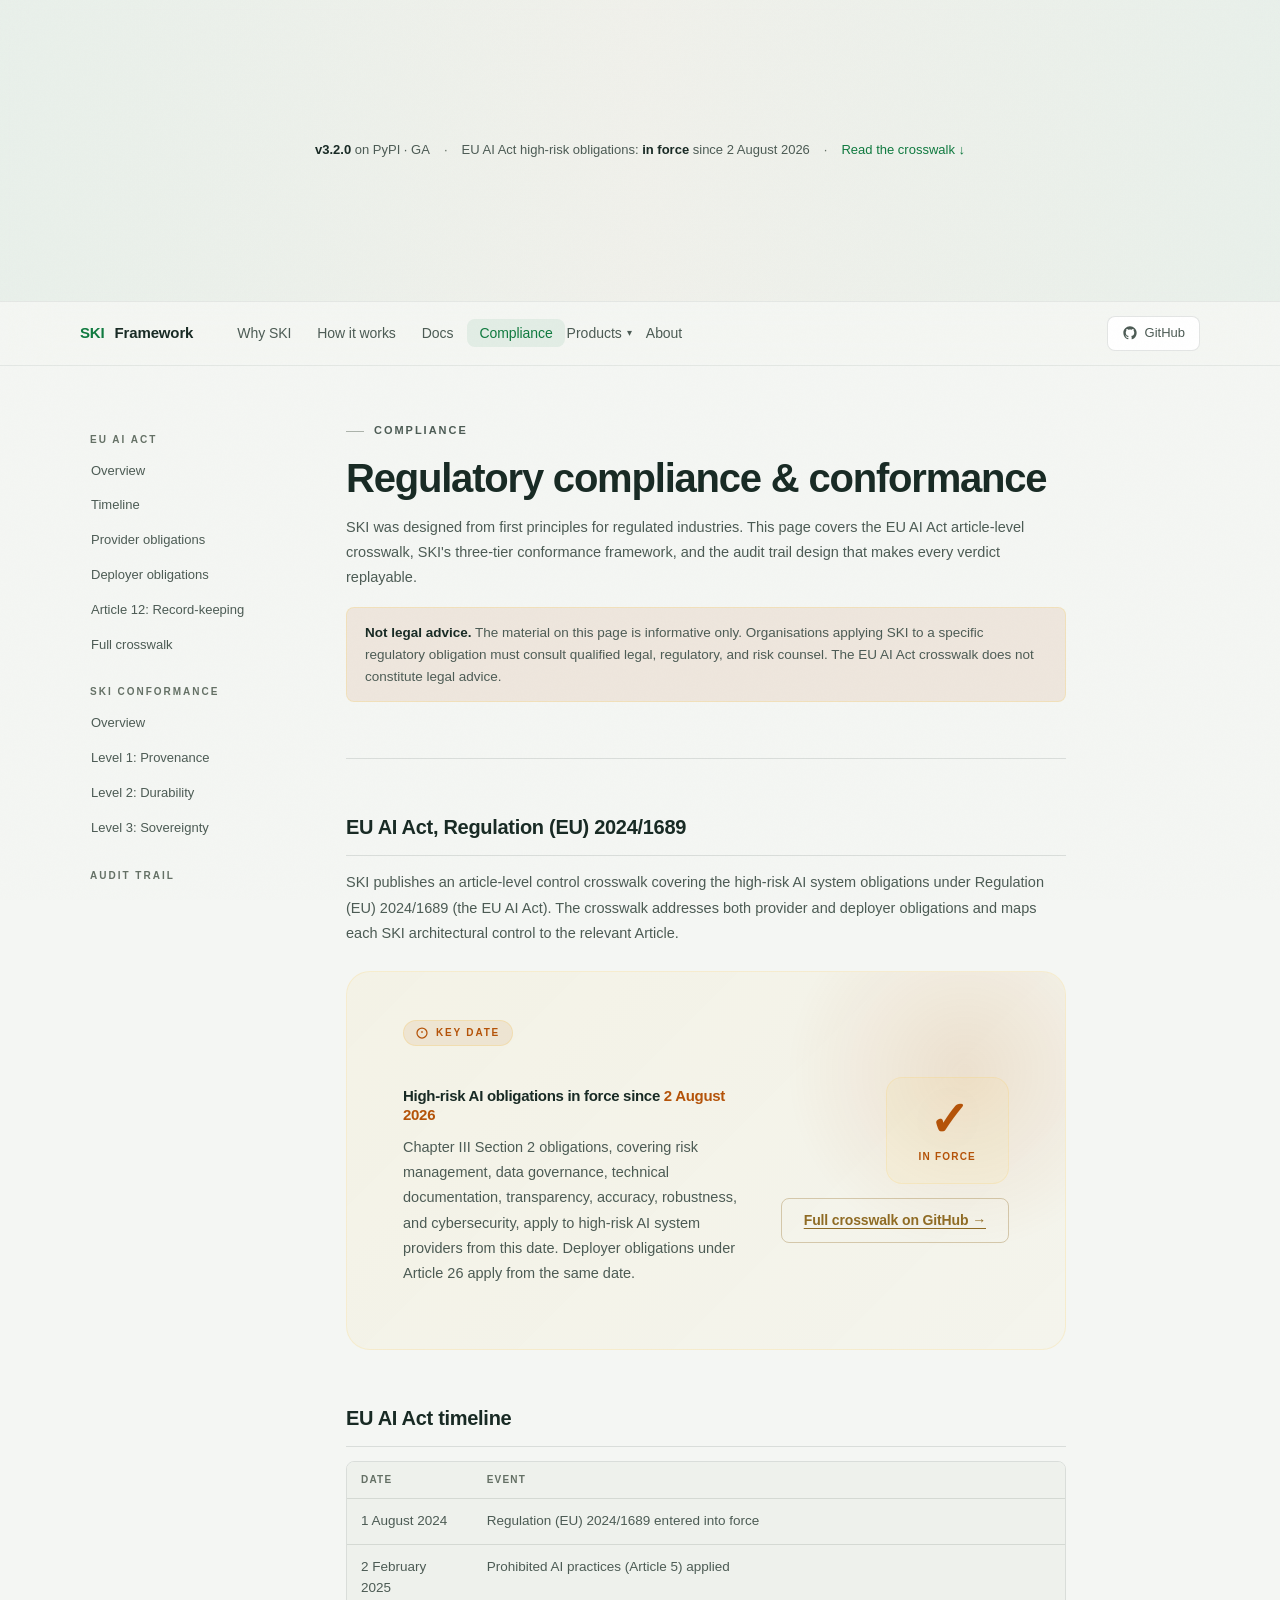
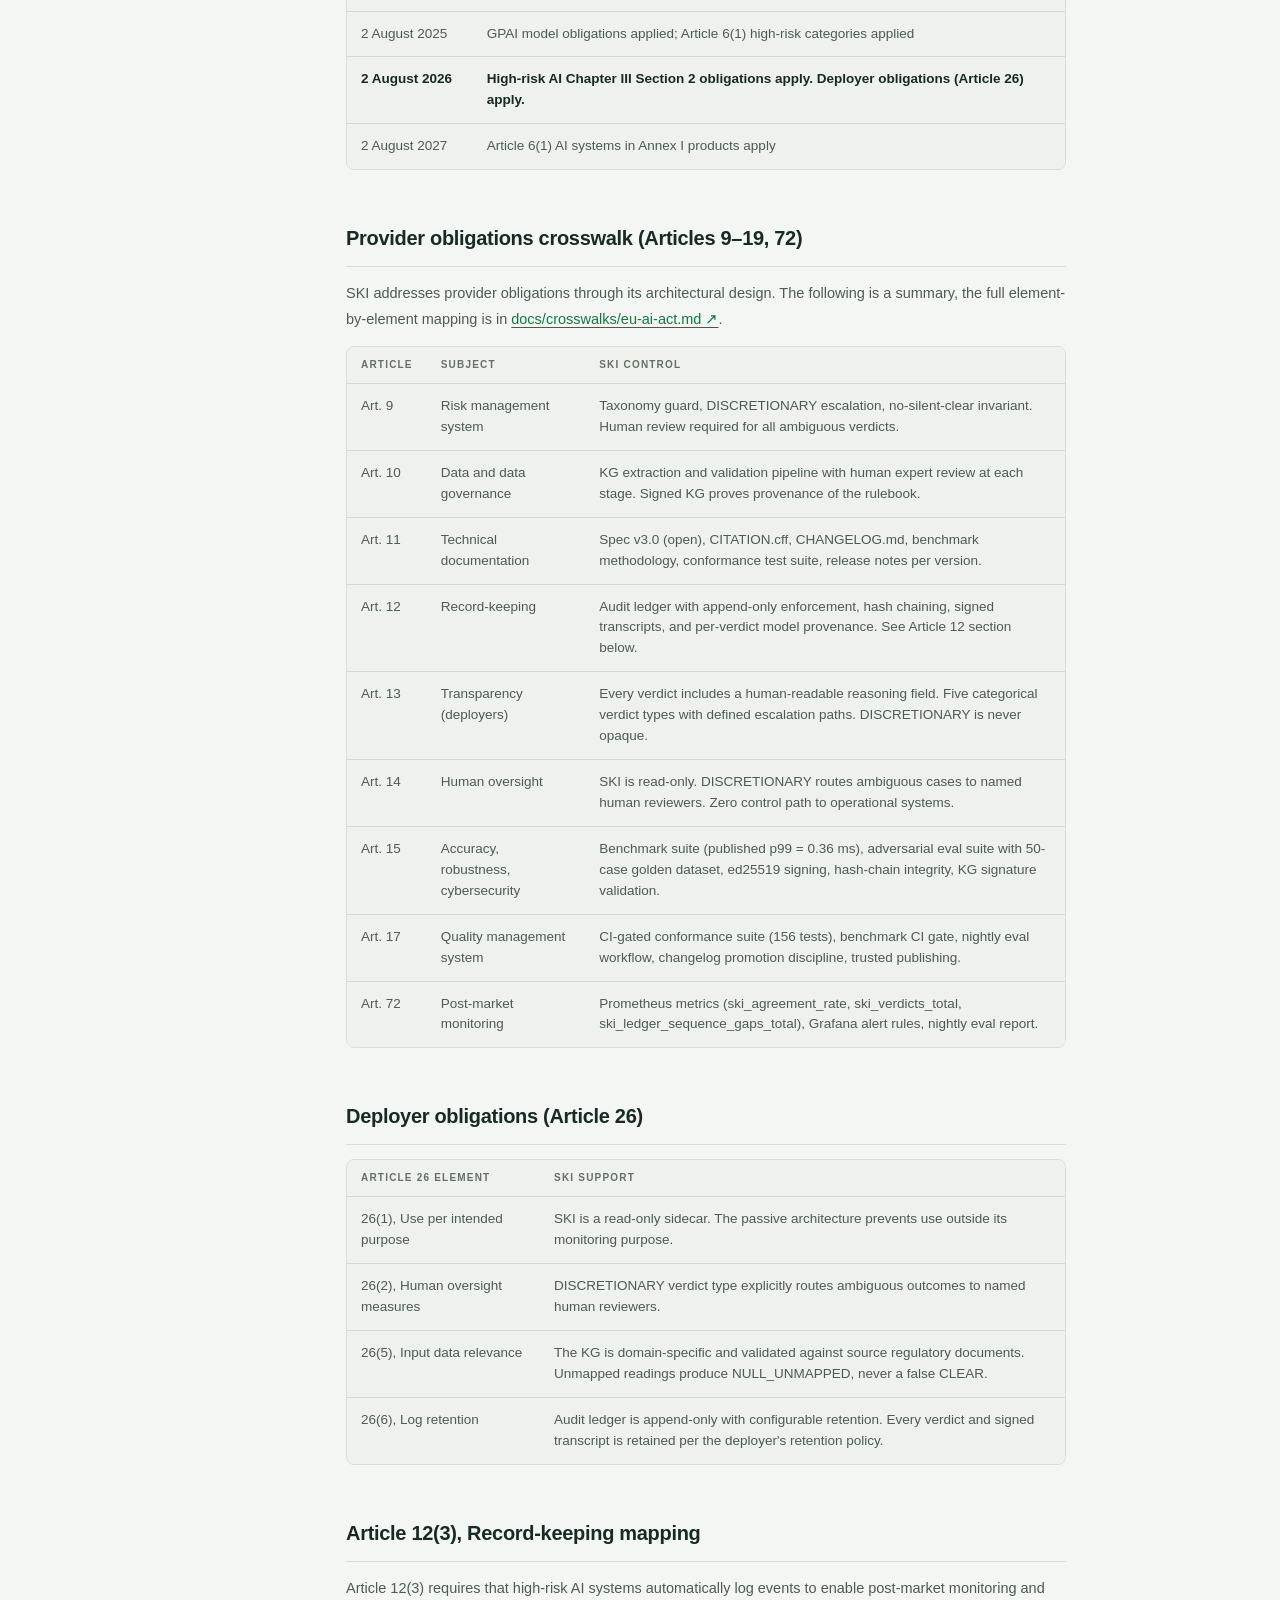
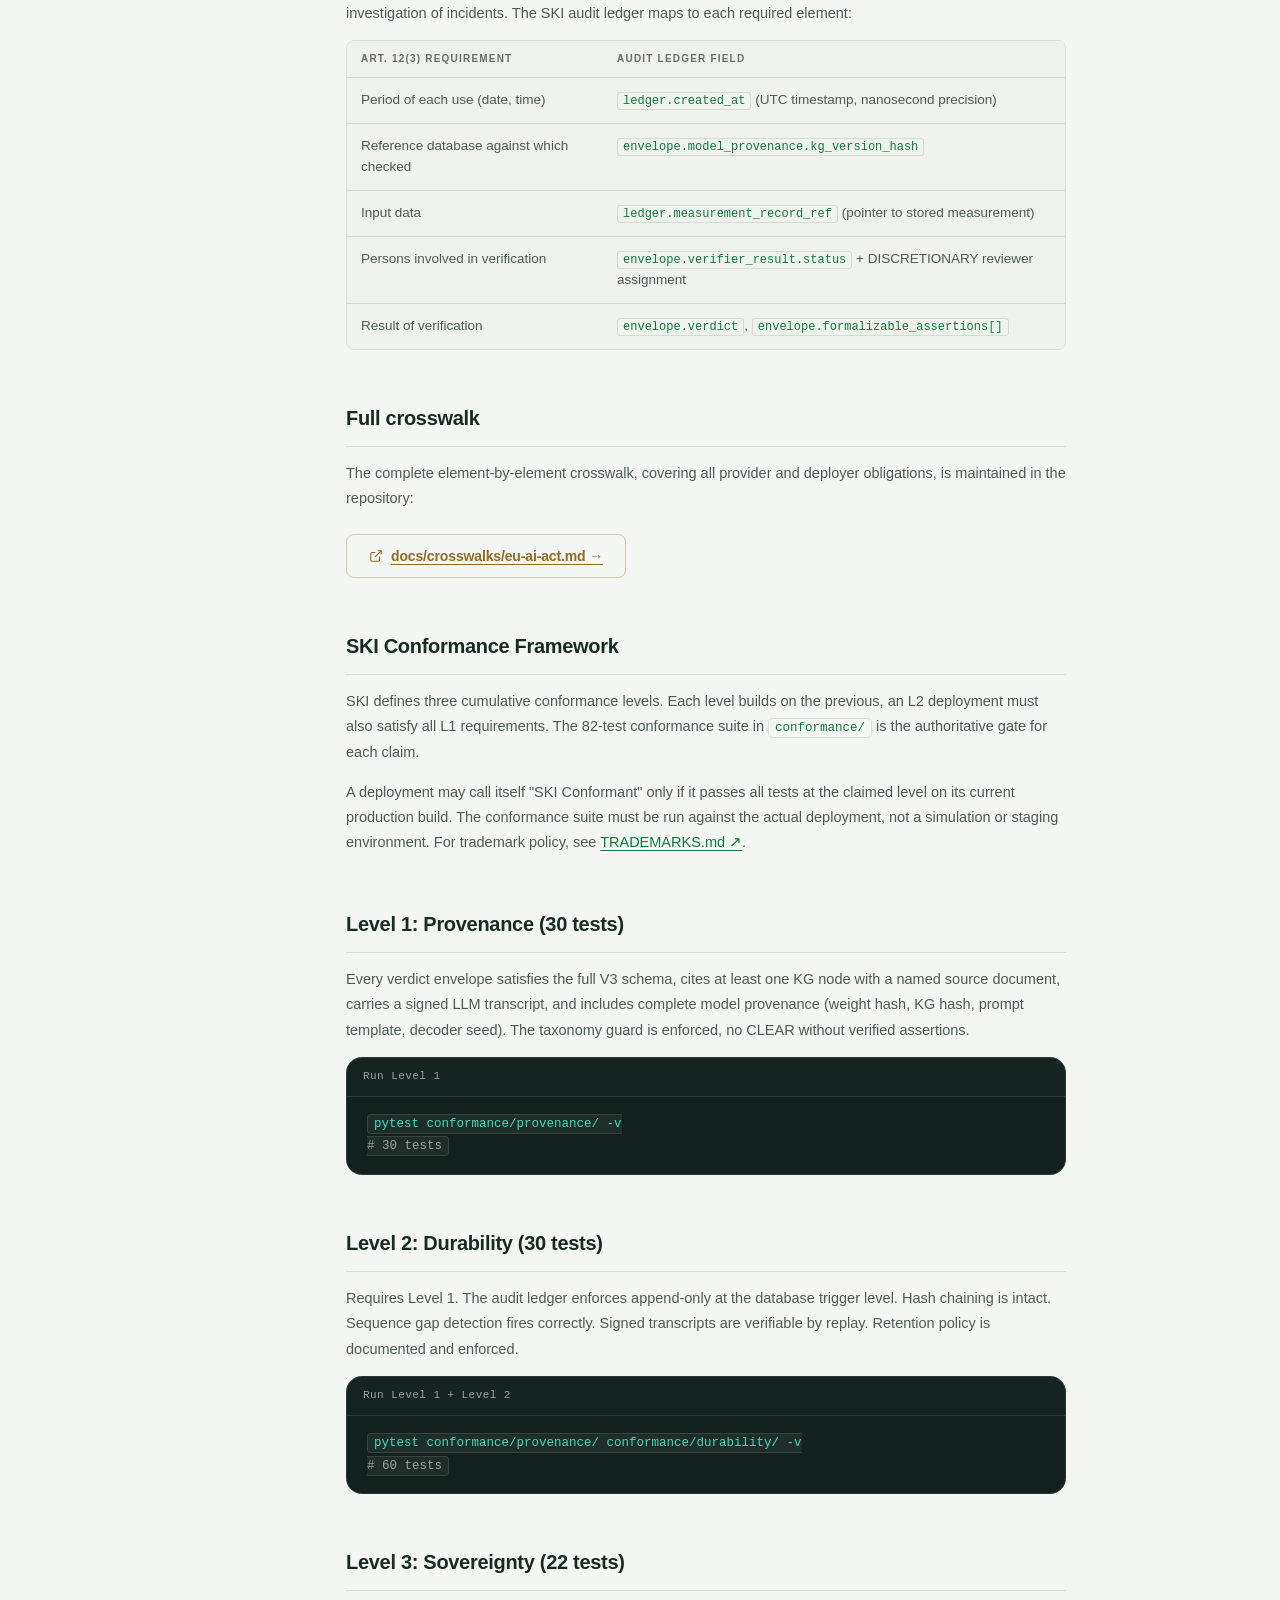
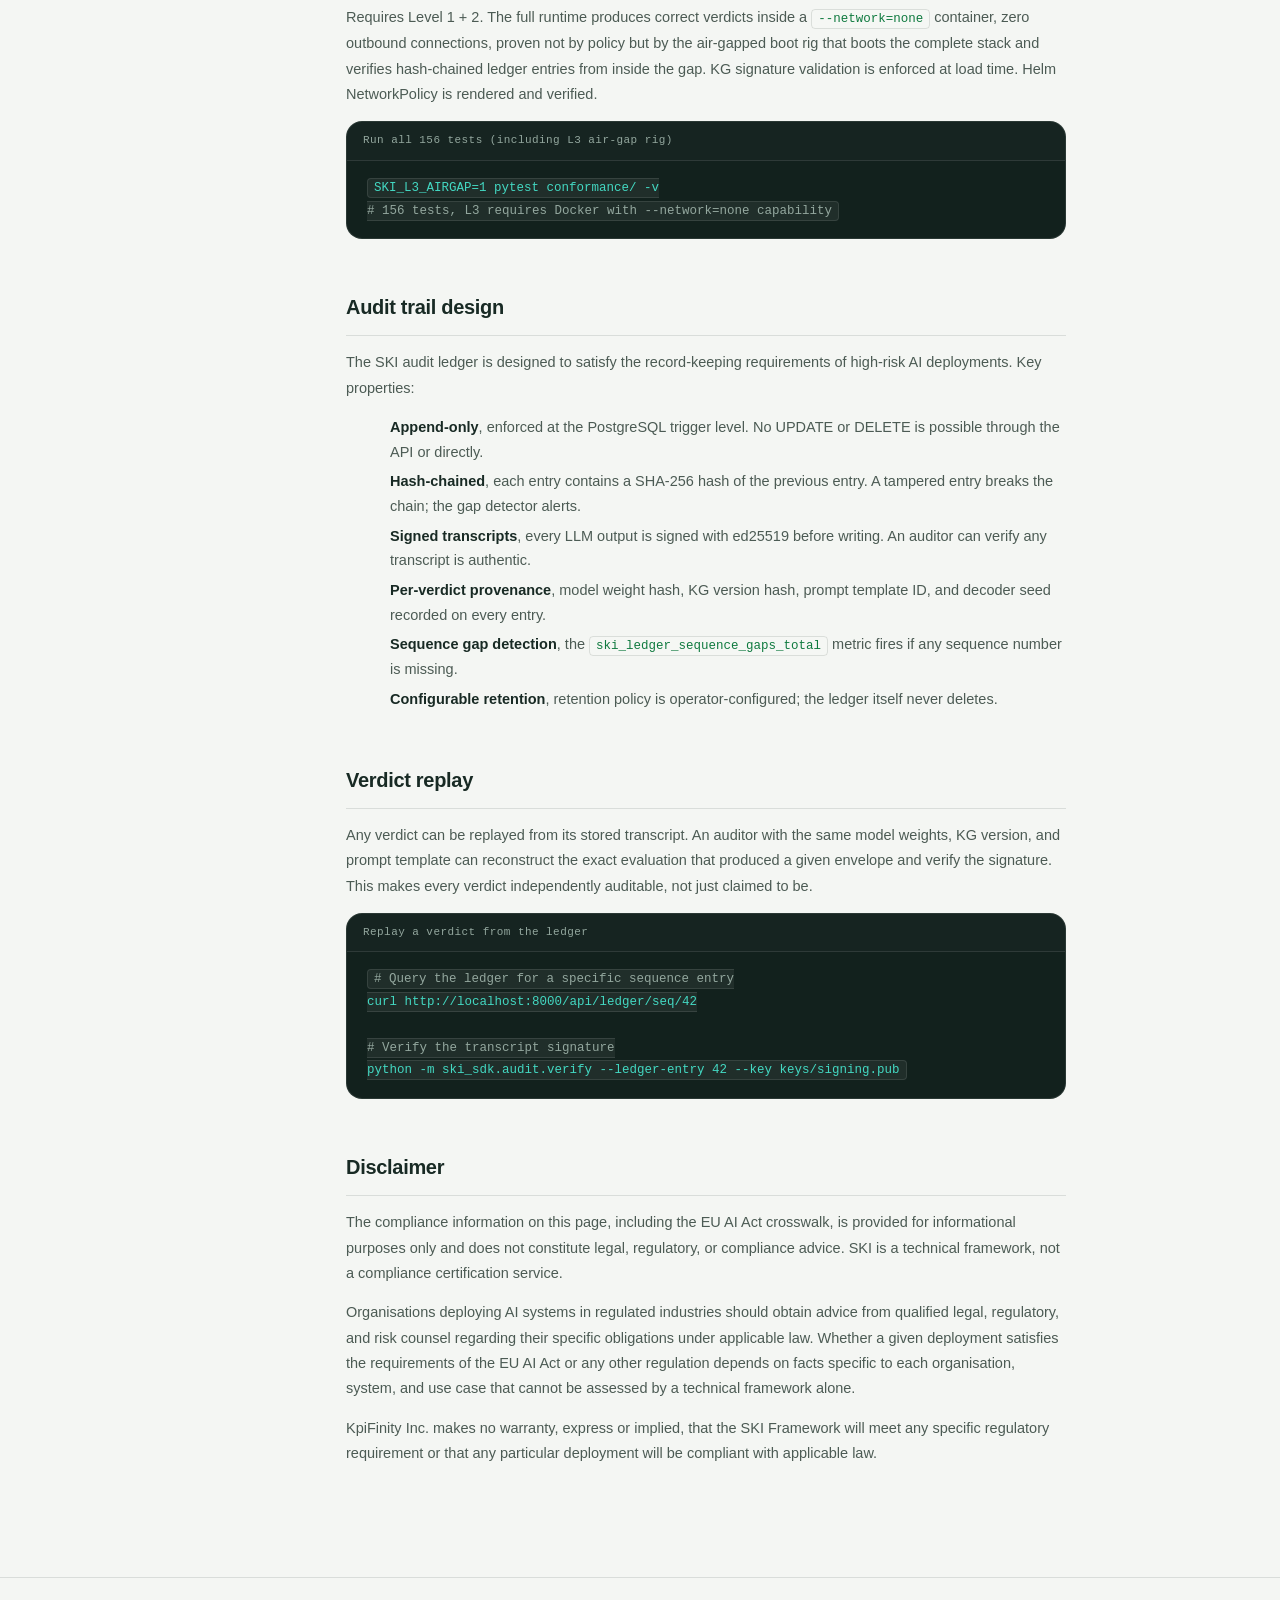
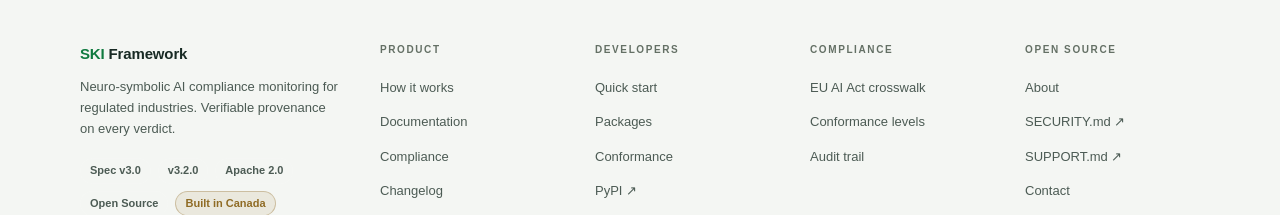
<file: compliance.html>
<!DOCTYPE html>
<html lang="en">
<head>
<meta charset="UTF-8">
<meta name="viewport" content="width=device-width, initial-scale=1.0">
<title>Compliance · SKI Framework</title>
<meta name="description" content="EU AI Act crosswalk, SKI conformance levels, and audit trail documentation for regulated industry deployments.">
<meta property="og:title" content="Compliance · SKI Framework">
<meta property="og:description" content="EU AI Act article-level crosswalk, SKI conformance levels (L1–L3), and audit trail documentation for regulated industry deployments.">
<meta property="og:type" content="website">
<meta property="og:url" content="https://skiframework.org/compliance.html">
<meta property="og:image" content="https://skiframework.org/assets/images/og.png">
<meta name="twitter:card" content="summary_large_image">
<meta name="twitter:title" content="Compliance · SKI Framework">
<meta name="twitter:description" content="EU AI Act article-level crosswalk, SKI conformance levels (L1–L3), and audit trail documentation for regulated industry deployments.">
<meta name="twitter:image" content="https://skiframework.org/assets/images/og.png">
<link rel="canonical" href="https://skiframework.org/compliance.html">
<meta name="theme-color" content="#F4F6F3">
<link rel="icon" href="data:image/svg+xml,<svg xmlns='http://www.w3.org/2000/svg' viewBox='0 0 100 100'><rect width='100' height='100' rx='20' fill='%230A0A0A'/><polygon points='50,7 93,50 50,93 7,50' fill='rgba(45,212,191,0.10)' stroke='%232DD4BF' stroke-width='6' stroke-linejoin='round'/><circle cx='50' cy='50' r='19' fill='%232DD4BF'/></svg>">
<link rel="preconnect" href="https://fonts.bunny.net">
<link href="https://fonts.bunny.net/css?family=plus-jakarta-sans:300,400,500,600,700,800,900&display=swap" rel="stylesheet">
<link rel="stylesheet" href="assets/css/styles.css">
<script type="application/ld+json">
{
  "@context": "https://schema.org",
  "@graph": [
    {
      "@type": "WebPage",
      "@id": "https://skiframework.org/compliance.html#webpage",
      "url": "https://skiframework.org/compliance.html",
      "name": "Compliance — SKI Framework",
      "description": "EU AI Act article-level crosswalk, SKI conformance levels (L1 through L3), and audit trail documentation for regulated industry deployments.",
      "dateModified": "2026-06-16",
      "author": { "@type": "Organization", "name": "KpiFinity Inc.", "url": "https://kpifinity.com" },
      "publisher": { "@id": "https://skiframework.org/#organization" },
      "isPartOf": { "@id": "https://skiframework.org/#website" },
      "about": [
        {
          "@type": "Legislation",
          "name": "EU AI Act",
          "alternateName": "Regulation (EU) 2024/1689",
          "legislationIdentifier": "2024/1689",
          "legislationJurisdiction": "EU",
          "url": "https://eur-lex.europa.eu/legal-content/EN/TXT/?uri=CELEX%3A32024R1689"
        },
        { "@id": "https://skiframework.org/#software" }
      ]
    },
    {
      "@type": "BreadcrumbList",
      "itemListElement": [
        { "@type": "ListItem", "position": 1, "item": { "@id": "https://skiframework.org", "name": "Home" } },
        { "@type": "ListItem", "position": 2, "item": { "@id": "https://skiframework.org/compliance.html", "name": "Compliance" } }
      ]
    }
  ]
}
</script>
</head>
<body class="theme-light">
<a href="#main-content" class="skip-link">Skip to main content</a>

<div class="announce" role="banner">
  <span><strong>v3.2.0</strong> on PyPI · GA</span>
  <span class="announce-sep">·</span>
  <span>EU AI Act high-risk obligations: <strong>in force</strong> since 2 August 2026</span>
  <span class="announce-sep">·</span>
  <a href="#eu-ai-act">Read the crosswalk ↓</a>
</div>

<header>
  <nav class="nav" role="navigation" aria-label="Main navigation">
    <div class="nav-inner">
      <a href="index.html" class="nav-logo" aria-label="SKI Framework home">
        <span class="logo-ski">SKI</span>&nbsp;Framework
      </a>
      <ul class="nav-links" role="list">
        <li><a href="index.html#why">Why SKI</a></li>
        <li><a href="index.html?demo">How it works</a></li>
        <li><a href="docs.html">Docs</a></li>
        <li><a href="compliance.html" class="active">Compliance</a></li>
                <li class="nav-dd">
          <button class="nav-dd-toggle" aria-haspopup="true" aria-expanded="false">Products <span class="nav-dd-caret">▾</span></button>
          <div class="nav-dd-menu" role="menu">
            <a href="continuum/" role="menuitem"><span class="nav-dd-item-title">Continuum</span><span class="nav-dd-item-desc">Your AI chats — private &amp; yours</span></a>
          </div>
        </li>
        <li><a href="about.html">About</a></li>
      </ul>
      <div class="nav-actions">
        <a href="https://github.com/kpifinity/ski-framework" class="nav-github" target="_blank" rel="noopener">
          <svg width="16" height="16" viewBox="0 0 24 24" fill="currentColor" aria-hidden="true"><path d="M12 2C6.477 2 2 6.477 2 12c0 4.418 2.865 8.166 6.839 9.489.5.092.682-.217.682-.482 0-.237-.009-.866-.013-1.7-2.782.603-3.369-1.342-3.369-1.342-.454-1.155-1.11-1.462-1.11-1.462-.908-.62.069-.608.069-.608 1.003.07 1.531 1.03 1.531 1.03.892 1.529 2.341 1.087 2.91.832.092-.647.35-1.088.636-1.338-2.22-.253-4.555-1.11-4.555-4.943 0-1.091.39-1.984 1.029-2.683-.103-.253-.446-1.27.098-2.647 0 0 .84-.269 2.75 1.025A9.578 9.578 0 0112 6.836c.85.004 1.705.114 2.504.336 1.909-1.294 2.747-1.025 2.747-1.025.546 1.377.203 2.394.1 2.647.64.699 1.028 1.592 1.028 2.683 0 3.842-2.339 4.687-4.566 4.935.359.309.678.919.678 1.852 0 1.336-.012 2.415-.012 2.744 0 .267.18.578.688.48C19.138 20.163 22 16.418 22 12c0-5.523-4.477-10-10-10z"/></svg>
          GitHub
        </a>
        <button class="nav-hamburger" aria-label="Open menu" aria-expanded="false" aria-controls="mobile-nav">
          <span></span><span></span><span></span>
        </button>
      </div>
    </div>
  </nav>
  <div class="nav-mobile" id="mobile-nav" role="dialog" aria-modal="true" aria-label="Mobile navigation">
    <a href="index.html#why">Why SKI</a>
    <a href="index.html?demo">How it works</a>
    <a href="docs.html">Docs</a>
    <a href="compliance.html">Compliance</a>
        <div class="nav-mobile-group-label">Products</div>
    <a href="continuum/">Continuum</a>
    <a href="about.html">About</a>
    <a href="https://github.com/kpifinity/ski-framework" target="_blank" rel="noopener">GitHub ↗</a>
  </div>
</header>

<main class="docs-layout" id="main-content">

  <!-- Mobile section nav (visible on small screens only) -->
  <nav class="docs-mobile-nav" aria-label="Jump to section">
    <a href="#eu-ai-act">EU AI Act</a>
    <a href="#eu-timeline">Timeline</a>
    <a href="#eu-provider">Provider</a>
    <a href="#eu-deployer">Deployer</a>
    <a href="#eu-article12">Article 12</a>
    <a href="#eu-full">Crosswalk</a>
    <a href="#conformance">Conformance</a>
    <a href="#level-1">Level 1</a>
    <a href="#level-2">Level 2</a>
    <a href="#level-3">Level 3</a>
    <a href="#audit">Audit trail</a>
    <a href="#replay">Replay</a>
  </nav>

  <aside class="docs-sidebar" role="navigation" aria-label="Compliance sections">
    <div class="docs-sidebar-inner">
      <div class="docs-sidebar-section">
        <div class="docs-sidebar-label">EU AI Act</div>
        <a href="#eu-ai-act">Overview</a>
        <a href="#eu-timeline">Timeline</a>
        <a href="#eu-provider">Provider obligations</a>
        <a href="#eu-deployer">Deployer obligations</a>
        <a href="#eu-article12">Article 12: Record-keeping</a>
        <a href="#eu-full">Full crosswalk</a>
      </div>
      <div class="docs-sidebar-section">
        <div class="docs-sidebar-label">SKI Conformance</div>
        <a href="#conformance">Overview</a>
        <a href="#level-1">Level 1: Provenance</a>
        <a href="#level-2">Level 2: Durability</a>
        <a href="#level-3">Level 3: Sovereignty</a>
      </div>
      <div class="docs-sidebar-section">
        <div class="docs-sidebar-label">Audit trail</div>
        <a href="#audit">Audit trail design</a>
        <a href="#replay">Verdict replay</a>
        <a href="#disclaimer">Disclaimer</a>
      </div>
    </div>
  </aside>

  <div class="docs-content">

    <div class="docs-hero">
      <div class="section-label">Compliance</div>
      <h1>Regulatory compliance &amp; conformance</h1>
      <p class="docs-lead">SKI was designed from first principles for regulated industries. This page covers the EU AI Act article-level crosswalk, SKI's three-tier conformance framework, and the audit trail design that makes every verdict replayable.</p>
      <div class="docs-callout docs-callout-amber">
        <strong>Not legal advice.</strong> The material on this page is informative only. Organisations applying SKI to a specific regulatory obligation must consult qualified legal, regulatory, and risk counsel. The EU AI Act crosswalk does not constitute legal advice.
      </div>
    </div>

    <!-- ── EU AI Act ───────────────────────────────────────────── -->
    <section id="eu-ai-act">
      <h2>EU AI Act, Regulation (EU) 2024/1689</h2>
      <p>SKI publishes an article-level control crosswalk covering the high-risk AI system obligations under Regulation (EU) 2024/1689 (the EU AI Act). The crosswalk addresses both provider and deployer obligations and maps each SKI architectural control to the relevant Article.</p>
      <div class="euai" style="margin-top:24px;" role="complementary">
        <div class="euai-left">
          <div class="euai-badge">
            <svg width="12" height="12" viewBox="0 0 24 24" fill="none" stroke="currentColor" stroke-width="2.5" aria-hidden="true"><circle cx="12" cy="12" r="10"/><path d="M12 8v4m0 4h.01"/></svg>
            Key date
          </div>
          <h3>High-risk AI obligations in force since <strong>2 August 2026</strong></h3>
          <p>Chapter III Section 2 obligations, covering risk management, data governance, technical documentation, transparency, accuracy, robustness, and cybersecurity, apply to high-risk AI system providers from this date. Deployer obligations under Article 26 apply from the same date.</p>
        </div>
        <div class="euai-right">
          <div class="euai-countdown" aria-label="EU AI Act high-risk obligations in force">
            <span class="euai-days" aria-hidden="true">✓</span>
            <div class="euai-days-label">In force</div>
          </div>
          <a href="https://github.com/kpifinity/ski-framework/blob/main/docs/crosswalks/eu-ai-act.md" target="_blank" rel="noopener" class="btn btn-secondary">Full crosswalk on GitHub →</a>
        </div>
      </div>
    </section>

    <section id="eu-timeline">
      <h2>EU AI Act timeline</h2>
      <div class="docs-table-wrap">
        <table class="docs-table">
          <thead><tr><th>Date</th><th>Event</th></tr></thead>
          <tbody>
            <tr><td>1 August 2024</td><td>Regulation (EU) 2024/1689 entered into force</td></tr>
            <tr><td>2 February 2025</td><td>Prohibited AI practices (Article 5) applied</td></tr>
            <tr><td>2 August 2025</td><td>GPAI model obligations applied; Article 6(1) high-risk categories applied</td></tr>
            <tr><td><strong>2 August 2026</strong></td><td><strong>High-risk AI Chapter III Section 2 obligations apply. Deployer obligations (Article 26) apply.</strong></td></tr>
            <tr><td>2 August 2027</td><td>Article 6(1) AI systems in Annex I products apply</td></tr>
          </tbody>
        </table>
      </div>
    </section>

    <section id="eu-provider">
      <h2>Provider obligations crosswalk (Articles 9–19, 72)</h2>
      <p>SKI addresses provider obligations through its architectural design. The following is a summary, the full element-by-element mapping is in <a href="https://github.com/kpifinity/ski-framework/blob/main/docs/crosswalks/eu-ai-act.md" target="_blank" rel="noopener">docs/crosswalks/eu-ai-act.md ↗</a>.</p>
      <div class="docs-table-wrap">
        <table class="docs-table">
          <thead><tr><th>Article</th><th>Subject</th><th>SKI control</th></tr></thead>
          <tbody>
            <tr>
              <td>Art. 9</td>
              <td>Risk management system</td>
              <td>Taxonomy guard, DISCRETIONARY escalation, no-silent-clear invariant. Human review required for all ambiguous verdicts.</td>
            </tr>
            <tr>
              <td>Art. 10</td>
              <td>Data and data governance</td>
              <td>KG extraction and validation pipeline with human expert review at each stage. Signed KG proves provenance of the rulebook.</td>
            </tr>
            <tr>
              <td>Art. 11</td>
              <td>Technical documentation</td>
              <td>Spec v3.0 (open), CITATION.cff, CHANGELOG.md, benchmark methodology, conformance test suite, release notes per version.</td>
            </tr>
            <tr>
              <td>Art. 12</td>
              <td>Record-keeping</td>
              <td>Audit ledger with append-only enforcement, hash chaining, signed transcripts, and per-verdict model provenance. See Article 12 section below.</td>
            </tr>
            <tr>
              <td>Art. 13</td>
              <td>Transparency (deployers)</td>
              <td>Every verdict includes a human-readable reasoning field. Five categorical verdict types with defined escalation paths. DISCRETIONARY is never opaque.</td>
            </tr>
            <tr>
              <td>Art. 14</td>
              <td>Human oversight</td>
              <td>SKI is read-only. DISCRETIONARY routes ambiguous cases to named human reviewers. Zero control path to operational systems.</td>
            </tr>
            <tr>
              <td>Art. 15</td>
              <td>Accuracy, robustness, cybersecurity</td>
              <td>Benchmark suite (published p99 = 0.36 ms), adversarial eval suite with 50-case golden dataset, ed25519 signing, hash-chain integrity, KG signature validation.</td>
            </tr>
            <tr>
              <td>Art. 17</td>
              <td>Quality management system</td>
              <td>CI-gated conformance suite (156 tests), benchmark CI gate, nightly eval workflow, changelog promotion discipline, trusted publishing.</td>
            </tr>
            <tr>
              <td>Art. 72</td>
              <td>Post-market monitoring</td>
              <td>Prometheus metrics (ski_agreement_rate, ski_verdicts_total, ski_ledger_sequence_gaps_total), Grafana alert rules, nightly eval report.</td>
            </tr>
          </tbody>
        </table>
      </div>
    </section>

    <section id="eu-deployer">
      <h2>Deployer obligations (Article 26)</h2>
      <div class="docs-table-wrap">
        <table class="docs-table">
          <thead><tr><th>Article 26 element</th><th>SKI support</th></tr></thead>
          <tbody>
            <tr>
              <td>26(1), Use per intended purpose</td>
              <td>SKI is a read-only sidecar. The passive architecture prevents use outside its monitoring purpose.</td>
            </tr>
            <tr>
              <td>26(2), Human oversight measures</td>
              <td>DISCRETIONARY verdict type explicitly routes ambiguous outcomes to named human reviewers.</td>
            </tr>
            <tr>
              <td>26(5), Input data relevance</td>
              <td>The KG is domain-specific and validated against source regulatory documents. Unmapped readings produce NULL_UNMAPPED, never a false CLEAR.</td>
            </tr>
            <tr>
              <td>26(6), Log retention</td>
              <td>Audit ledger is append-only with configurable retention. Every verdict and signed transcript is retained per the deployer's retention policy.</td>
            </tr>
          </tbody>
        </table>
      </div>
    </section>

    <section id="eu-article12">
      <h2>Article 12(3), Record-keeping mapping</h2>
      <p>Article 12(3) requires that high-risk AI systems automatically log events to enable post-market monitoring and investigation of incidents. The SKI audit ledger maps to each required element:</p>
      <div class="docs-table-wrap">
        <table class="docs-table">
          <thead><tr><th>Art. 12(3) requirement</th><th>Audit ledger field</th></tr></thead>
          <tbody>
            <tr><td>Period of each use (date, time)</td><td><code>ledger.created_at</code> (UTC timestamp, nanosecond precision)</td></tr>
            <tr><td>Reference database against which checked</td><td><code>envelope.model_provenance.kg_version_hash</code></td></tr>
            <tr><td>Input data</td><td><code>ledger.measurement_record_ref</code> (pointer to stored measurement)</td></tr>
            <tr><td>Persons involved in verification</td><td><code>envelope.verifier_result.status</code> + DISCRETIONARY reviewer assignment</td></tr>
            <tr><td>Result of verification</td><td><code>envelope.verdict</code>, <code>envelope.formalizable_assertions[]</code></td></tr>
          </tbody>
        </table>
      </div>
    </section>

    <section id="eu-full">
      <h2>Full crosswalk</h2>
      <p>The complete element-by-element crosswalk, covering all provider and deployer obligations, is maintained in the repository:</p>
      <a href="https://github.com/kpifinity/ski-framework/blob/main/docs/crosswalks/eu-ai-act.md" target="_blank" rel="noopener" class="btn btn-secondary" style="display:inline-flex;align-items:center;gap:8px;margin-top:8px;">
        <svg width="14" height="14" viewBox="0 0 24 24" fill="none" stroke="currentColor" stroke-width="2" aria-hidden="true"><path d="M18 13v6a2 2 0 01-2 2H5a2 2 0 01-2-2V8a2 2 0 012-2h6"/><polyline points="15 3 21 3 21 9"/><line x1="10" y1="14" x2="21" y2="3"/></svg>
        docs/crosswalks/eu-ai-act.md →
      </a>
    </section>

    <!-- ── Conformance ────────────────────────────────────────── -->
    <section id="conformance">
      <h2>SKI Conformance Framework</h2>
      <p>SKI defines three cumulative conformance levels. Each level builds on the previous, an L2 deployment must also satisfy all L1 requirements. The 82-test conformance suite in <code>conformance/</code> is the authoritative gate for each claim.</p>
      <p>A deployment may call itself "SKI Conformant" only if it passes all tests at the claimed level on its current production build. The conformance suite must be run against the actual deployment, not a simulation or staging environment. For trademark policy, see <a href="https://github.com/kpifinity/ski-framework/blob/main/TRADEMARKS.md" target="_blank" rel="noopener">TRADEMARKS.md ↗</a>.</p>
    </section>

    <section id="level-1">
      <h2>Level 1: Provenance (30 tests)</h2>
      <p>Every verdict envelope satisfies the full V3 schema, cites at least one KG node with a named source document, carries a signed LLM transcript, and includes complete model provenance (weight hash, KG hash, prompt template, decoder seed). The taxonomy guard is enforced, no CLEAR without verified assertions.</p>
      <div class="code-block">
        <div class="code-block-header"><span class="code-block-title">Run Level 1</span></div>
        <pre><code><span class="cmd">pytest conformance/provenance/ -v</span>
<span class="comment"># 30 tests</span></code></pre>
      </div>
    </section>

    <section id="level-2">
      <h2>Level 2: Durability (30 tests)</h2>
      <p>Requires Level 1. The audit ledger enforces append-only at the database trigger level. Hash chaining is intact. Sequence gap detection fires correctly. Signed transcripts are verifiable by replay. Retention policy is documented and enforced.</p>
      <div class="code-block">
        <div class="code-block-header"><span class="code-block-title">Run Level 1 + Level 2</span></div>
        <pre><code><span class="cmd">pytest conformance/provenance/ conformance/durability/ -v</span>
<span class="comment"># 60 tests</span></code></pre>
      </div>
    </section>

    <section id="level-3">
      <h2>Level 3: Sovereignty (22 tests)</h2>
      <p>Requires Level 1 + 2. The full runtime produces correct verdicts inside a <code>--network=none</code> container, zero outbound connections, proven not by policy but by the air-gapped boot rig that boots the complete stack and verifies hash-chained ledger entries from inside the gap. KG signature validation is enforced at load time. Helm NetworkPolicy is rendered and verified.</p>
      <div class="code-block">
        <div class="code-block-header"><span class="code-block-title">Run all 156 tests (including L3 air-gap rig)</span></div>
        <pre><code><span class="cmd">SKI_L3_AIRGAP=1 pytest conformance/ -v</span>
<span class="comment"># 156 tests, L3 requires Docker with --network=none capability</span></code></pre>
      </div>
    </section>

    <!-- ── Audit trail ────────────────────────────────────────── -->
    <section id="audit">
      <h2>Audit trail design</h2>
      <p>The SKI audit ledger is designed to satisfy the record-keeping requirements of high-risk AI deployments. Key properties:</p>
      <ul style="margin:12px 0 12px 24px;line-height:2.2">
        <li><strong>Append-only</strong>, enforced at the PostgreSQL trigger level. No UPDATE or DELETE is possible through the API or directly.</li>
        <li><strong>Hash-chained</strong>, each entry contains a SHA-256 hash of the previous entry. A tampered entry breaks the chain; the gap detector alerts.</li>
        <li><strong>Signed transcripts</strong>, every LLM output is signed with ed25519 before writing. An auditor can verify any transcript is authentic.</li>
        <li><strong>Per-verdict provenance</strong>, model weight hash, KG version hash, prompt template ID, and decoder seed recorded on every entry.</li>
        <li><strong>Sequence gap detection</strong>, the <code>ski_ledger_sequence_gaps_total</code> metric fires if any sequence number is missing.</li>
        <li><strong>Configurable retention</strong>, retention policy is operator-configured; the ledger itself never deletes.</li>
      </ul>
    </section>

    <section id="replay">
      <h2>Verdict replay</h2>
      <p>Any verdict can be replayed from its stored transcript. An auditor with the same model weights, KG version, and prompt template can reconstruct the exact evaluation that produced a given envelope and verify the signature. This makes every verdict independently auditable, not just claimed to be.</p>
      <div class="code-block">
        <div class="code-block-header"><span class="code-block-title">Replay a verdict from the ledger</span></div>
        <pre><code><span class="comment"># Query the ledger for a specific sequence entry</span>
<span class="cmd">curl http://localhost:8000/api/ledger/seq/42</span>

<span class="comment"># Verify the transcript signature</span>
<span class="cmd">python -m ski_sdk.audit.verify --ledger-entry 42 --key keys/signing.pub</span></code></pre>
      </div>
    </section>

    <section id="disclaimer">
      <h2>Disclaimer</h2>
      <p>The compliance information on this page, including the EU AI Act crosswalk, is provided for informational purposes only and does not constitute legal, regulatory, or compliance advice. SKI is a technical framework, not a compliance certification service.</p>
      <p>Organisations deploying AI systems in regulated industries should obtain advice from qualified legal, regulatory, and risk counsel regarding their specific obligations under applicable law. Whether a given deployment satisfies the requirements of the EU AI Act or any other regulation depends on facts specific to each organisation, system, and use case that cannot be assessed by a technical framework alone.</p>
      <p>KpiFinity Inc. makes no warranty, express or implied, that the SKI Framework will meet any specific regulatory requirement or that any particular deployment will be compliant with applicable law.</p>
    </section>

  </div><!-- /docs-content -->
</main>

<footer class="footer">
  <div class="container">
    <div class="footer-grid">
      <div class="footer-brand">
        <div class="footer-logo"><span class="logo-ski">SKI</span> Framework</div>
        <p class="footer-tagline">Neuro-symbolic AI compliance monitoring for regulated industries. Verifiable provenance on every verdict.</p>
        <div class="footer-badges">
          <span class="footer-badge">Spec v3.0</span>
          <span class="footer-badge">v3.2.0</span>
          <span class="footer-badge">Apache 2.0</span>
          <span class="footer-badge">Open Source</span>
          <span class="footer-badge">Built in Canada</span>
        </div>
        <div class="footer-social">
          <a href="https://www.linkedin.com/showcase/skiframework/" target="_blank" rel="noopener" aria-label="SKI Framework on LinkedIn"><svg width="18" height="18" viewBox="0 0 24 24" fill="currentColor" aria-hidden="true"><path d="M20.447 20.452h-3.554v-5.569c0-1.328-.027-3.037-1.852-3.037-1.853 0-2.136 1.445-2.136 2.939v5.667H9.351V9h3.414v1.561h.046c.477-.9 1.637-1.85 3.37-1.85 3.601 0 4.267 2.37 4.267 5.455v6.286zM5.337 7.433a2.062 2.062 0 11.001-4.124 2.062 2.062 0 01-.001 4.124zm1.782 13.019H3.555V9h3.564v11.452zM22.225 0H1.771C.792 0 0 .774 0 1.729v20.542C0 23.227.792 24 1.771 24h20.451C23.2 24 24 23.227 24 22.271V1.729C24 .774 23.2 0 22.222 0h.003z"/></svg></a>
          <a href="https://x.com/SKIFramework" target="_blank" rel="noopener" aria-label="SKI Framework on X"><svg width="16" height="16" viewBox="0 0 24 24" fill="currentColor" aria-hidden="true"><path d="M18.244 2.25h3.308l-7.227 8.26 8.502 11.24H16.17l-5.214-6.817L4.99 21.75H1.68l7.73-8.835L1.254 2.25H8.08l4.713 6.231zm-1.161 17.52h1.833L7.084 4.126H5.117z"/></svg></a>
        </div>
      </div>
      <div class="footer-col">
        <h4>Product</h4>
        <ul>
          <li><a href="index.html?demo">How it works</a></li>
          <li><a href="docs.html">Documentation</a></li>
          <li><a href="compliance.html">Compliance</a></li>
          <li><a href="docs.html#changelog">Changelog</a></li>
          <li><a href="https://github.com/kpifinity/ski-framework/blob/main/ROADMAP.md" target="_blank" rel="noopener">Roadmap ↗</a></li>
        </ul>
      </div>
      <div class="footer-col">
        <h4>Developers</h4>
        <ul>
          <li><a href="docs.html#quick-start">Quick start</a></li>
          <li><a href="docs.html#packages">Packages</a></li>
          <li><a href="docs.html#conformance">Conformance</a></li>
          <li><a href="https://pypi.org/project/ski-sdk/" target="_blank" rel="noopener">PyPI ↗</a></li>
          <li><a href="https://github.com/kpifinity/ski-framework" target="_blank" rel="noopener">GitHub ↗</a></li>
        </ul>
      </div>
      <div class="footer-col">
        <h4>Compliance</h4>
        <ul>
          <li><a href="#eu-ai-act">EU AI Act crosswalk</a></li>
          <li><a href="#conformance">Conformance levels</a></li>
          <li><a href="#audit">Audit trail</a></li>
        </ul>
      </div>
      <div class="footer-col">
        <h4>Open Source</h4>
        <ul>
          <li><a href="about.html">About</a></li>
          <li><a href="https://github.com/kpifinity/ski-framework/blob/main/SECURITY.md" target="_blank" rel="noopener">SECURITY.md ↗</a></li>
          <li><a href="https://github.com/kpifinity/ski-framework/blob/main/SUPPORT.md" target="_blank" rel="noopener">SUPPORT.md ↗</a></li>
          <li><a href="mailto:hello@skiframework.org">Contact</a></li>
        </ul>
      </div>
    </div>
    <div class="footer-bottom">
      <p class="footer-copy">© 2026 KpiFinity Inc., Calgary, Alberta. Specification under <a href="https://creativecommons.org/licenses/by/4.0/" target="_blank" rel="noopener">CC BY 4.0</a>; software under <a href="https://github.com/kpifinity/ski-framework/blob/main/LICENSE" target="_blank" rel="noopener">Apache 2.0</a>. · <a href="mailto:hello@skiframework.org">hello@skiframework.org</a> · <a href="https://kpifinity.com" target="_blank" rel="noopener">kpifinity.com ↗</a></p>
      <p class="footer-trademark">"SKI Framework", "Sovereign Knowledge Intelligence", and "SKI Conformant" are trademarks of KpiFinity Inc. <a href="https://github.com/kpifinity/ski-framework/blob/main/TRADEMARKS.md" target="_blank" rel="noopener">Trademark Policy</a></p>
      <p class="footer-disclaimer"><strong>Not legal, regulatory, or compliance advice.</strong> The SKI Framework is a technical and architectural specification. Consult qualified legal and regulatory counsel for obligations specific to your deployment.</p>
    </div>
  </div>
</footer>

<script>
(function(){
  const t=new Date('2026-08-02T00:00:00Z'),n=new Date(),diff=Math.max(0,Math.ceil((t-n)/86400000));
  const d=document.getElementById('announce-days'); if(d) d.textContent=diff;
  const d2=document.getElementById('euai-days');    if(d2) d2.textContent=diff;
})();
</script>
<script src="assets/js/main.js" defer></script>
</body>
</html>
</file>
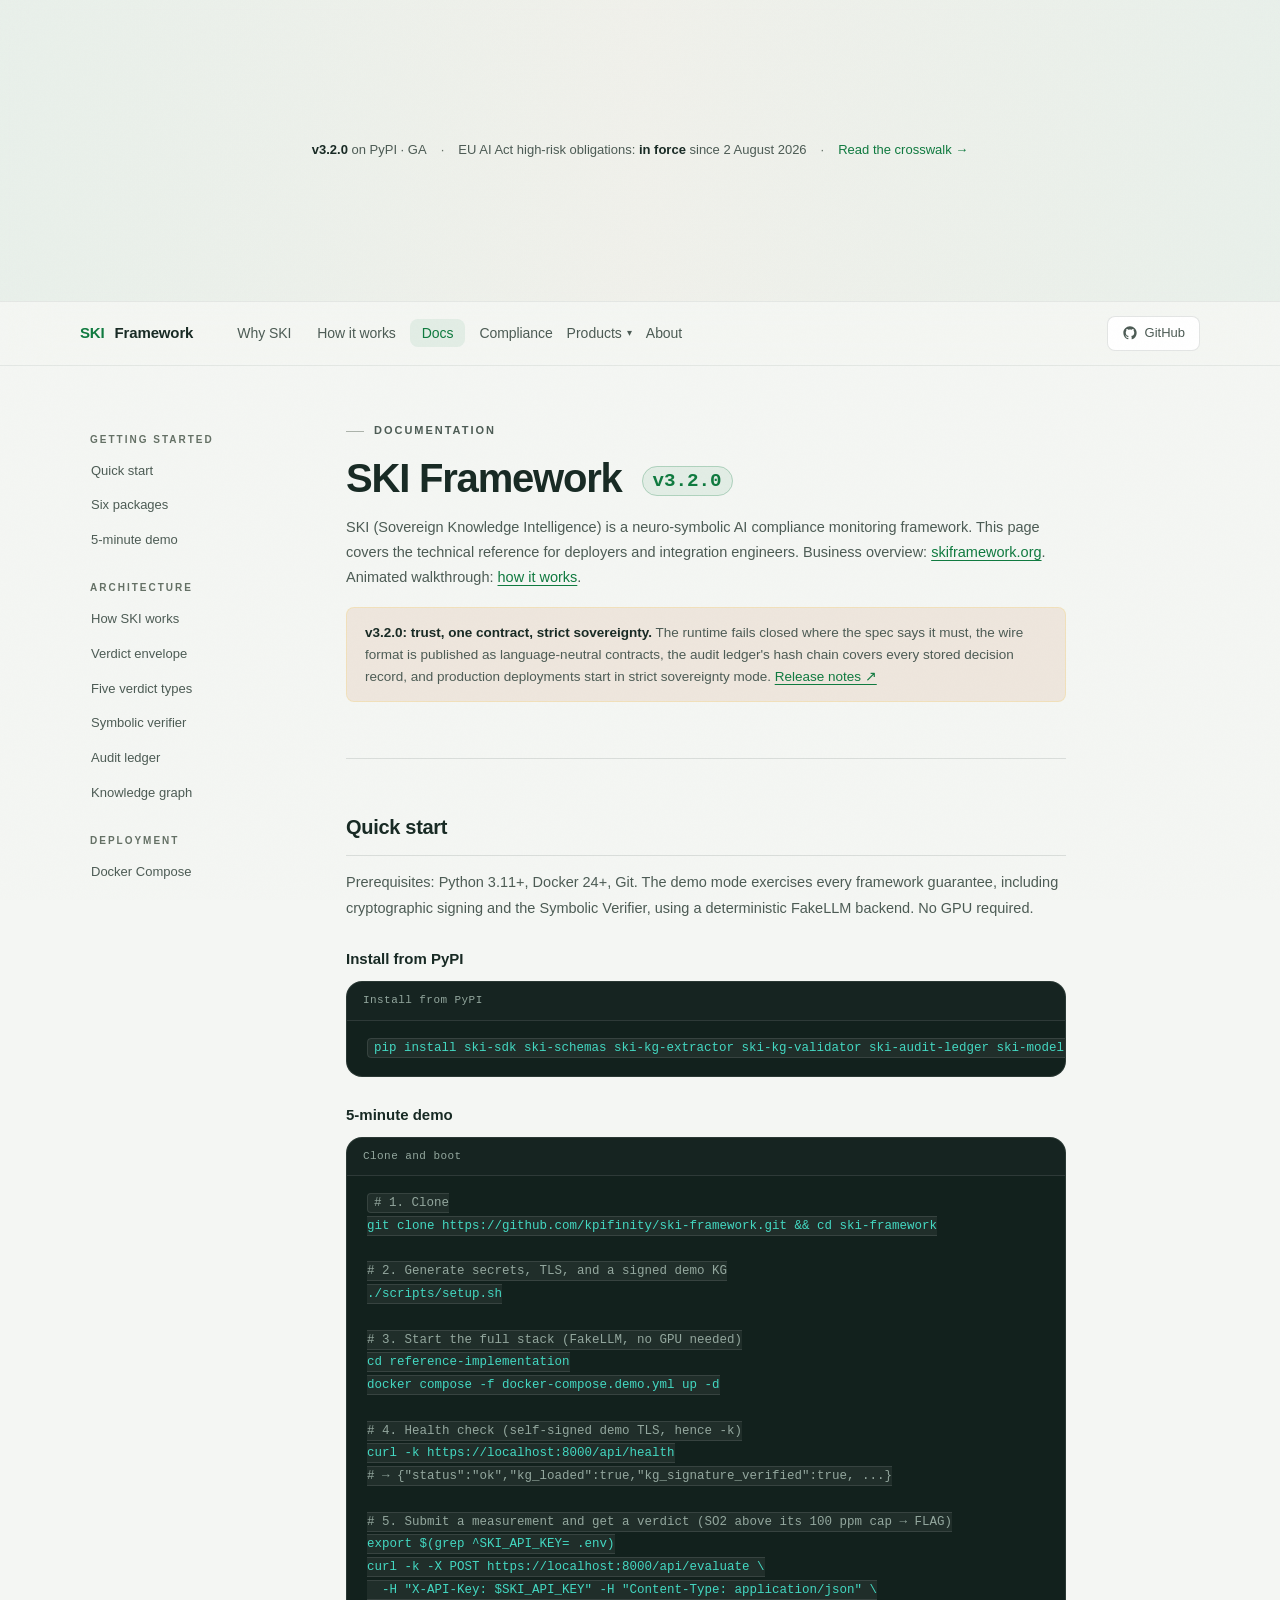
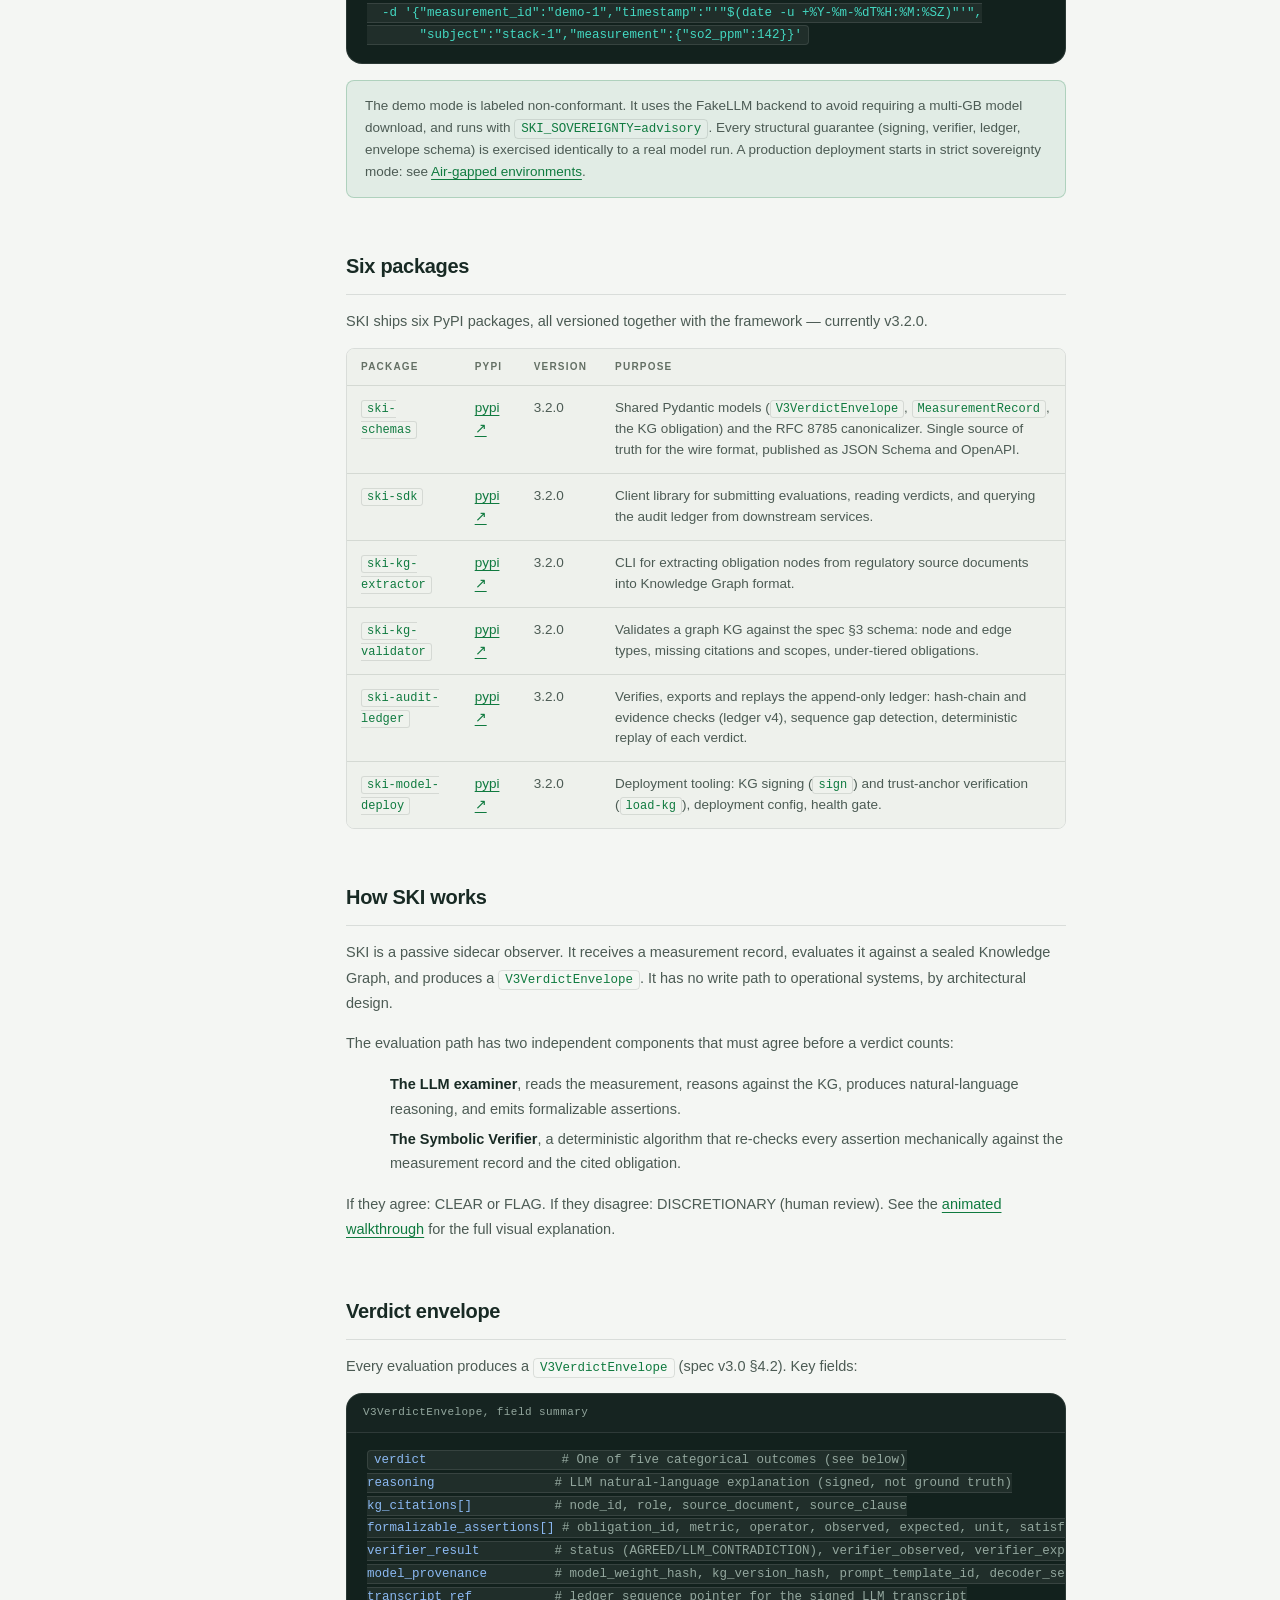
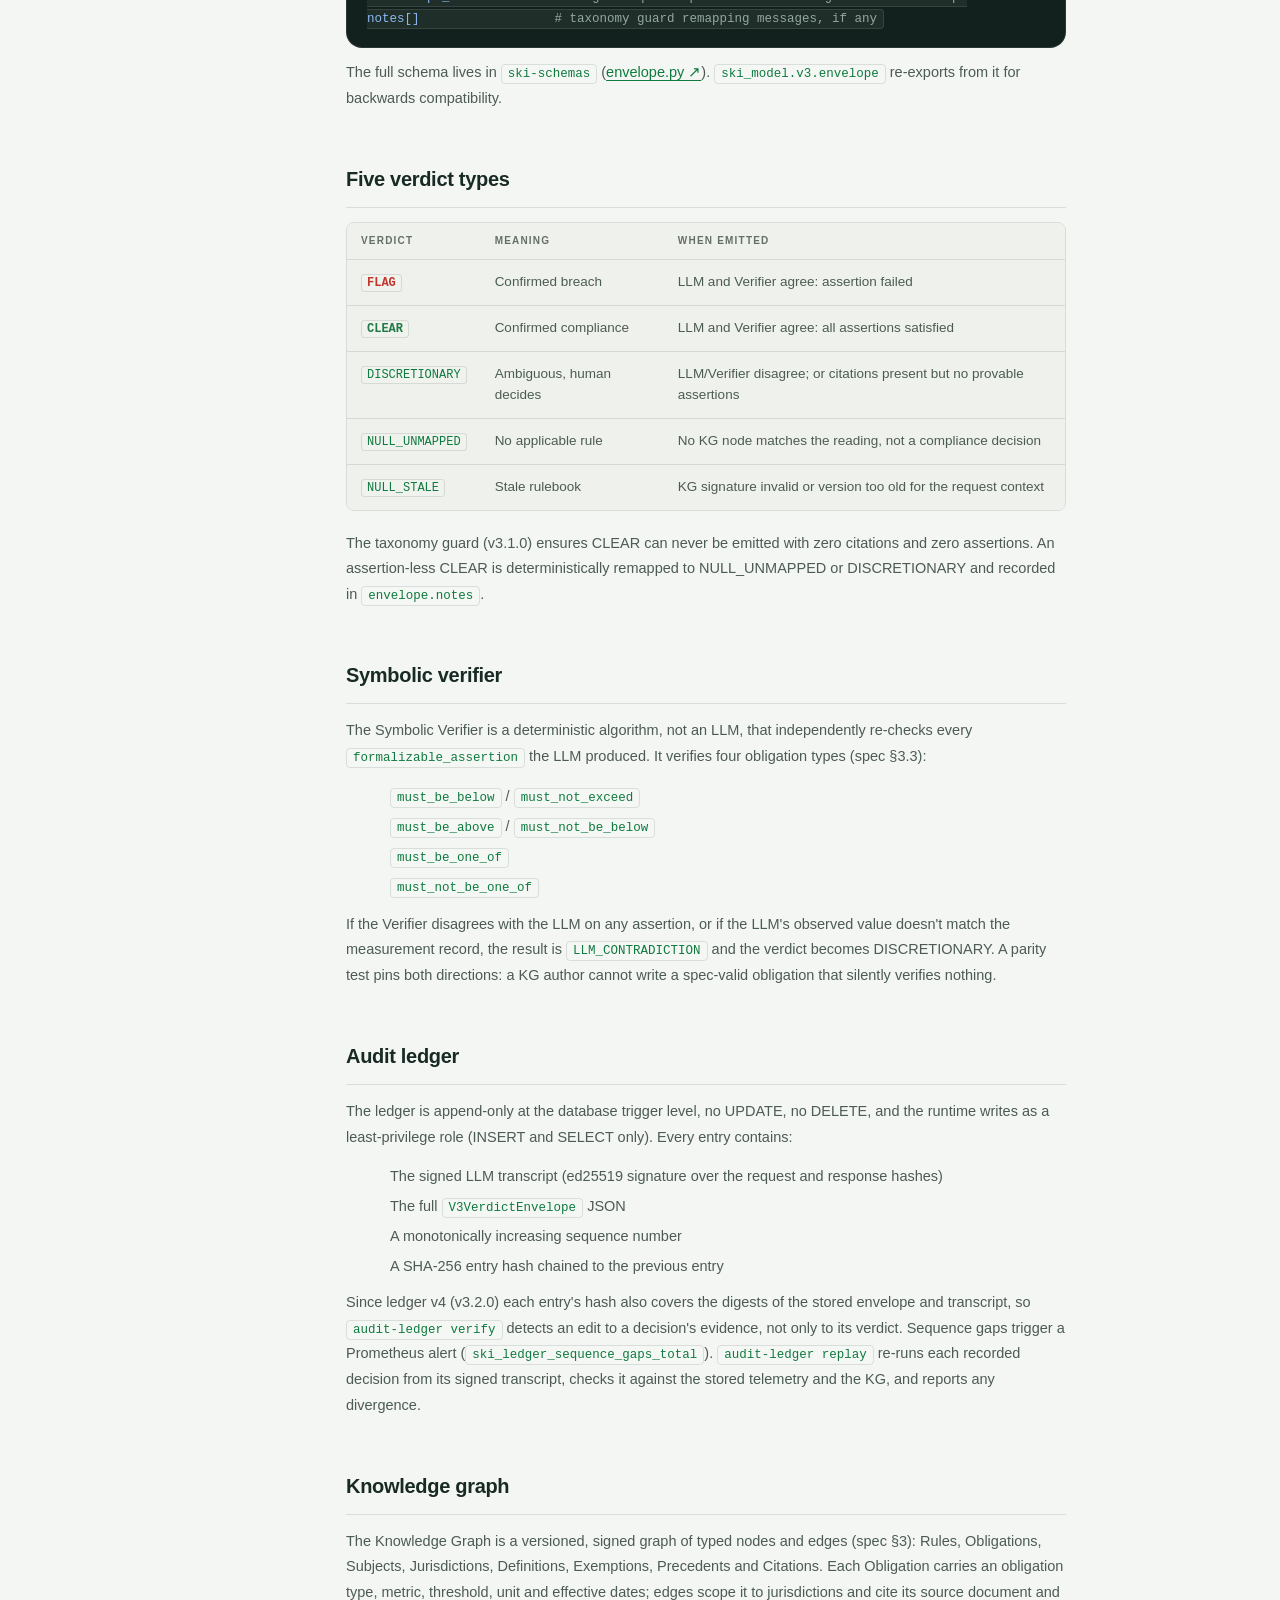
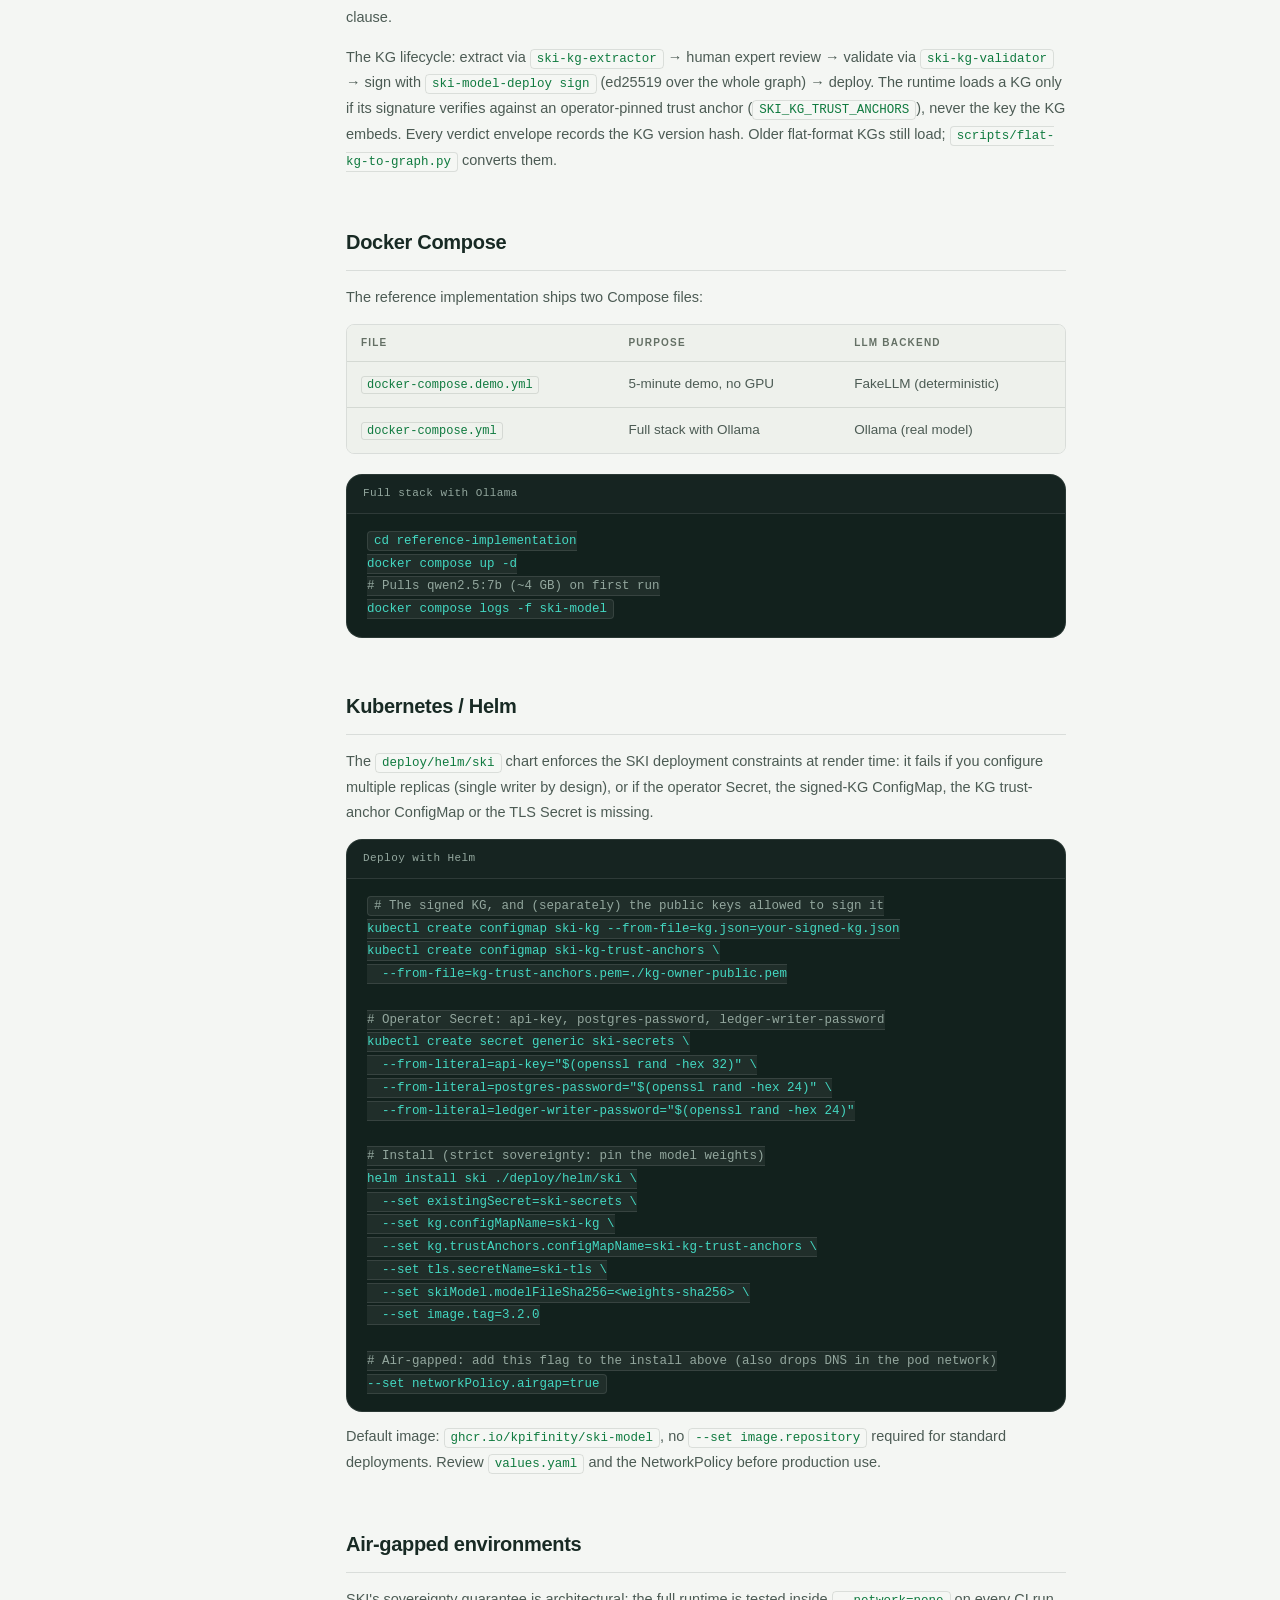
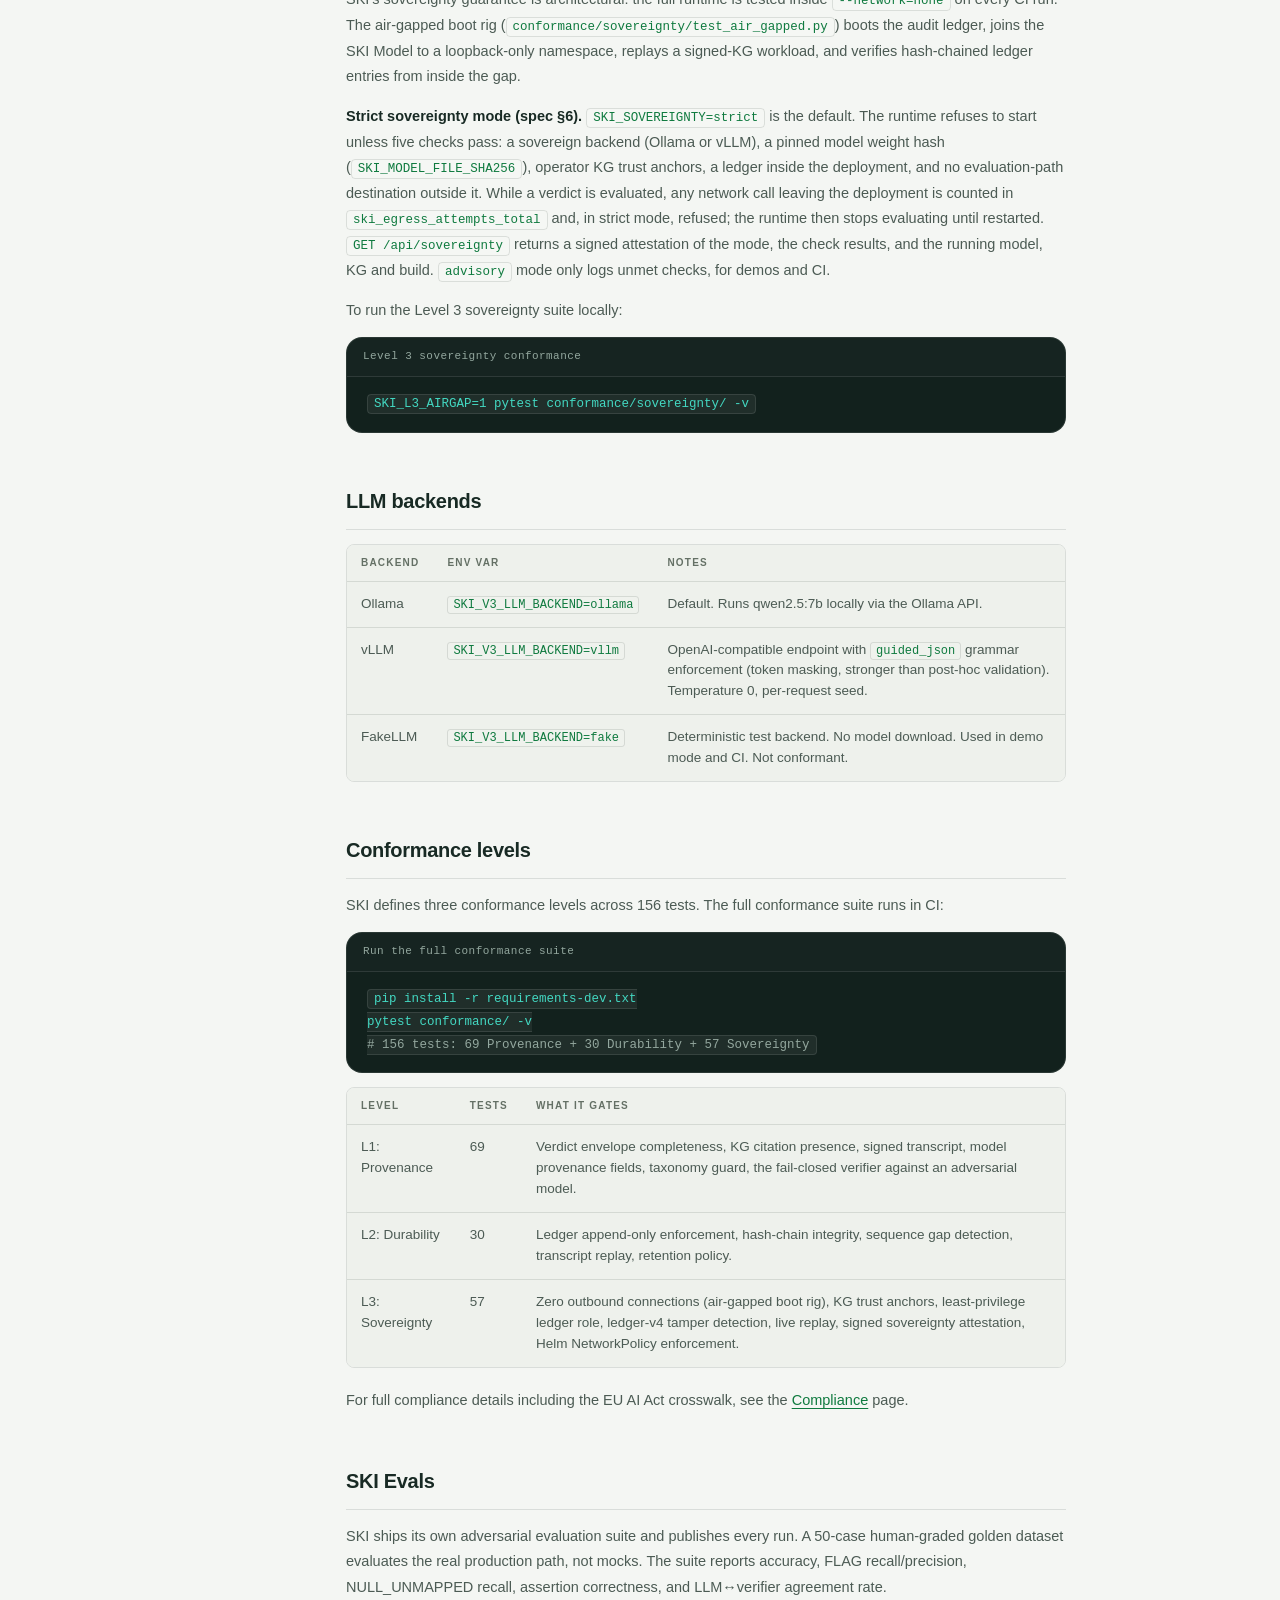
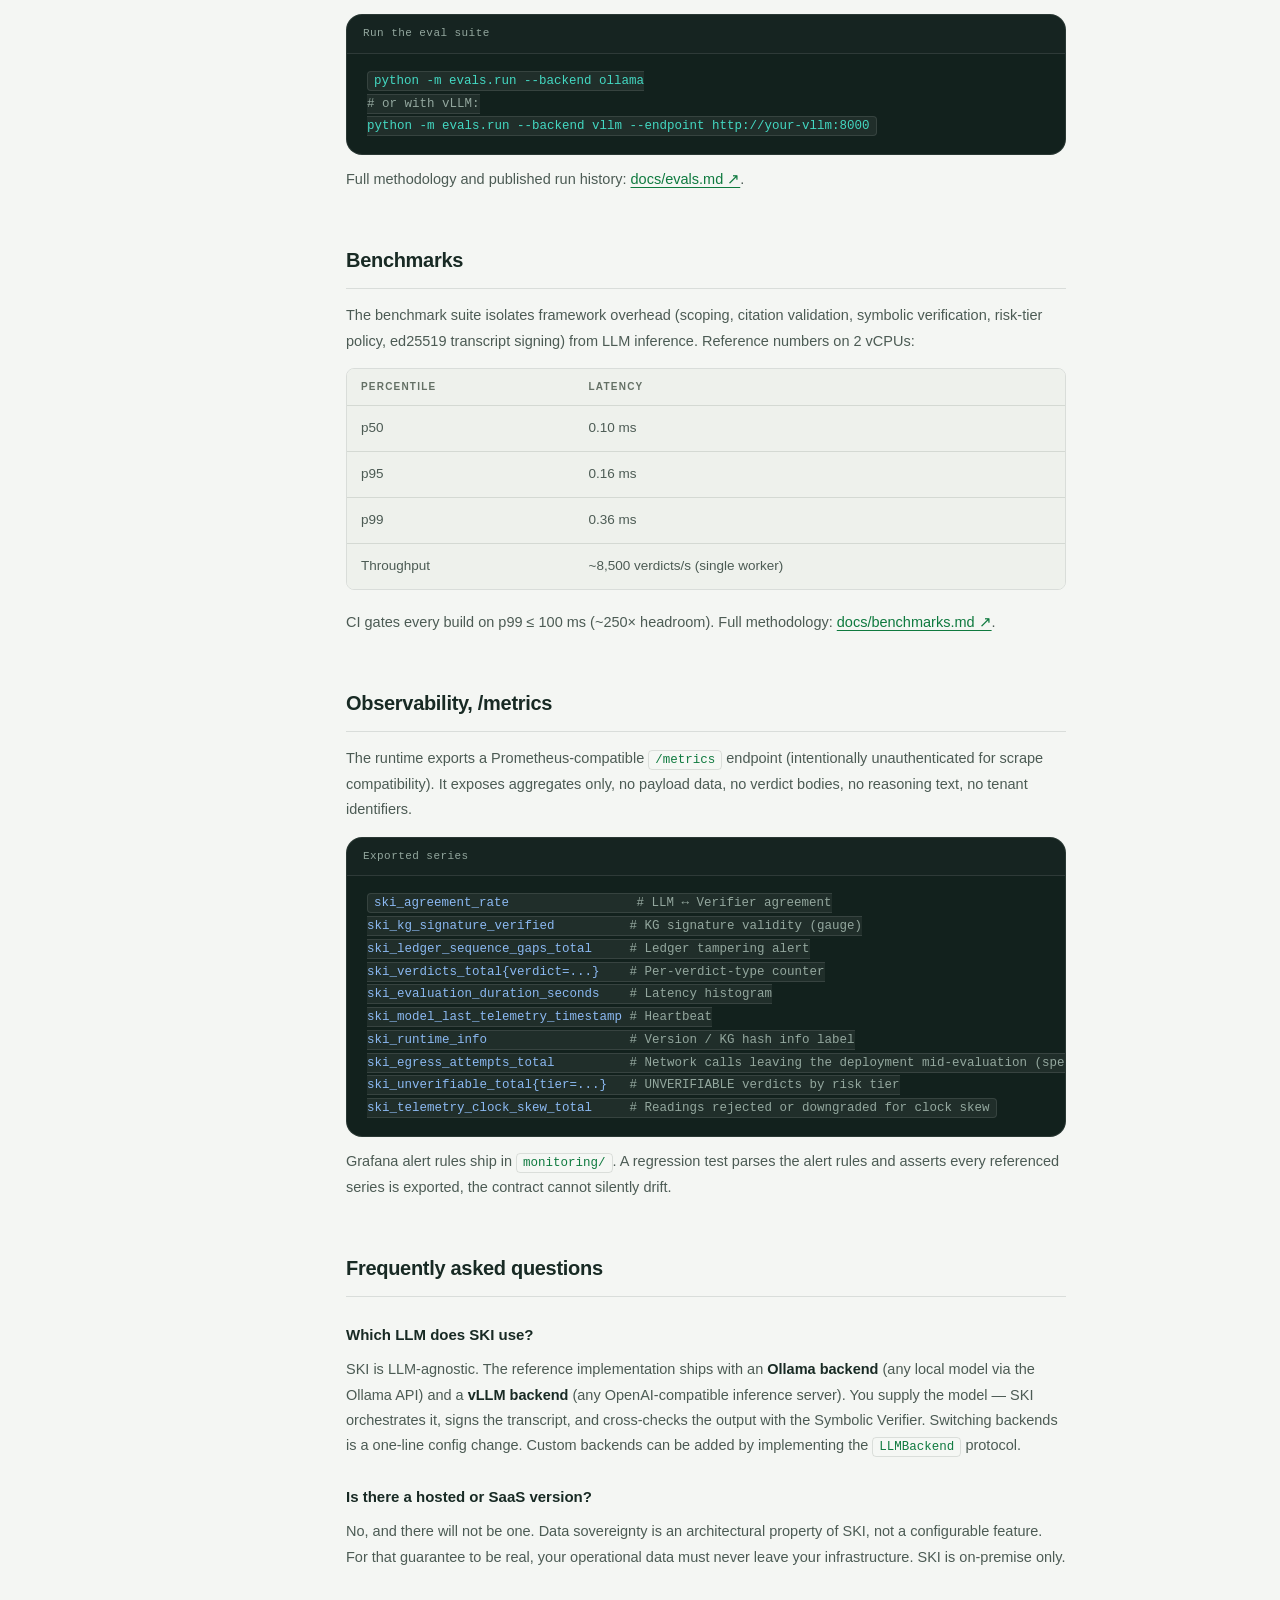
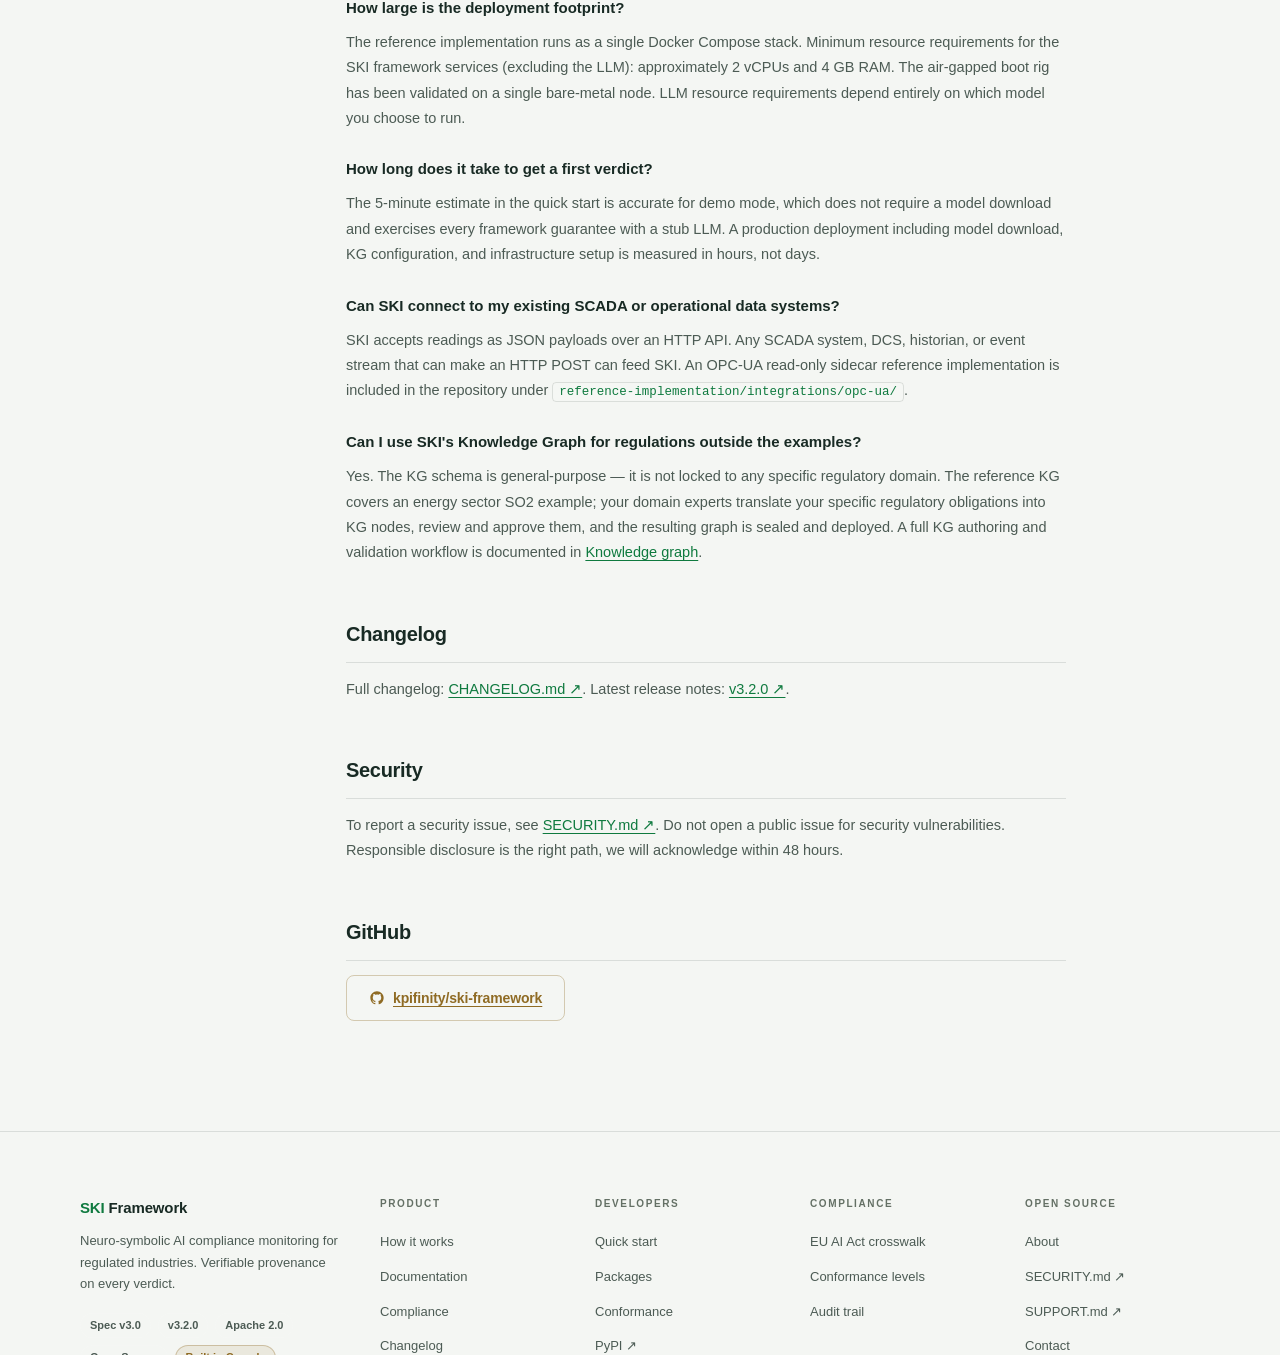
<file: docs.html>
<!DOCTYPE html>
<html lang="en">
<head>
<meta charset="UTF-8">
<meta name="viewport" content="width=device-width, initial-scale=1.0">
<title>Documentation · SKI Framework</title>
<meta name="description" content="Technical documentation for the SKI Framework: quick start, six PyPI packages, conformance levels, Kubernetes deployment, and API reference.">
<meta property="og:title" content="Documentation · SKI Framework">
<meta property="og:description" content="Quick start, six PyPI packages, conformance levels, Kubernetes deployment, and API reference for the SKI compliance monitoring framework.">
<meta property="og:type" content="website">
<meta property="og:url" content="https://skiframework.org/docs.html">
<meta property="og:image" content="https://skiframework.org/assets/images/og.png">
<meta name="twitter:card" content="summary_large_image">
<meta name="twitter:title" content="Documentation · SKI Framework">
<meta name="twitter:description" content="Quick start, six PyPI packages, conformance levels, Kubernetes deployment, and API reference for the SKI compliance monitoring framework.">
<meta name="twitter:image" content="https://skiframework.org/assets/images/og.png">
<link rel="canonical" href="https://skiframework.org/docs.html">
<meta name="theme-color" content="#F4F6F3">
<link rel="icon" href="data:image/svg+xml,<svg xmlns='http://www.w3.org/2000/svg' viewBox='0 0 100 100'><rect width='100' height='100' rx='20' fill='%230A0A0A'/><polygon points='50,7 93,50 50,93 7,50' fill='rgba(45,212,191,0.10)' stroke='%232DD4BF' stroke-width='6' stroke-linejoin='round'/><circle cx='50' cy='50' r='19' fill='%232DD4BF'/></svg>">
<link rel="preconnect" href="https://fonts.bunny.net">
<link href="https://fonts.bunny.net/css?family=plus-jakarta-sans:300,400,500,600,700,800,900&display=swap" rel="stylesheet">
<link rel="stylesheet" href="assets/css/styles.css">
<script type="application/ld+json">
{
  "@context": "https://schema.org",
  "@graph": [
    {
      "@type": "TechArticle",
      "@id": "https://skiframework.org/docs.html#article",
      "headline": "SKI Framework Documentation",
      "url": "https://skiframework.org/docs.html",
      "description": "Technical documentation for the SKI Framework: quick start, six PyPI packages, architecture, conformance levels, Kubernetes deployment, and API reference.",
      "author": { "@type": "Organization", "name": "KpiFinity Inc.", "url": "https://kpifinity.com" },
      "publisher": { "@id": "https://skiframework.org/#organization" },
      "dateModified": "2026-06-16",
      "about": { "@id": "https://skiframework.org/#software" },
      "isPartOf": { "@id": "https://skiframework.org/#website" }
    },
    {
      "@type": "FAQPage",
      "@id": "https://skiframework.org/docs.html#faq",
      "mainEntity": [
        {
          "@type": "Question",
          "name": "Which LLM does SKI use?",
          "acceptedAnswer": {
            "@type": "Answer",
            "text": "SKI is LLM-agnostic. The reference implementation ships with an Ollama backend (any local model via the Ollama API) and a vLLM backend (any OpenAI-compatible inference server). You supply the model — SKI orchestrates it, signs the transcript, and cross-checks the output with the Symbolic Verifier. Switching backends is a one-line config change. Custom backends can be added by implementing the LLMBackend protocol."
          }
        },
        {
          "@type": "Question",
          "name": "Is there a hosted or SaaS version of SKI?",
          "acceptedAnswer": {
            "@type": "Answer",
            "text": "No, and there will not be one. Data sovereignty is an architectural property of SKI, not a configurable feature. For that guarantee to be real, your operational data must never leave your infrastructure. SKI is on-premise only."
          }
        },
        {
          "@type": "Question",
          "name": "How large is the SKI Framework deployment footprint?",
          "acceptedAnswer": {
            "@type": "Answer",
            "text": "The reference implementation runs as a single Docker Compose stack. Minimum resource requirements for the SKI framework services (excluding the LLM): approximately 2 vCPUs and 4 GB RAM. The air-gapped boot rig has been validated on a single bare-metal node. LLM resource requirements depend on which model you choose to run."
          }
        },
        {
          "@type": "Question",
          "name": "How long does it take to get a first verdict with SKI?",
          "acceptedAnswer": {
            "@type": "Answer",
            "text": "The 5-minute estimate in the quick start is accurate for demo mode, which does not require a model download and exercises every framework guarantee with a stub LLM. A production deployment including model download, KG configuration, and infrastructure setup is measured in hours, not days."
          }
        },
        {
          "@type": "Question",
          "name": "Can SKI Framework connect to SCADA or operational data systems?",
          "acceptedAnswer": {
            "@type": "Answer",
            "text": "SKI accepts readings as JSON payloads over an HTTP API. Any SCADA system, DCS, historian, or event stream that can make an HTTP POST can feed SKI. An OPC-UA read-only sidecar reference implementation is included in the repository under reference-implementation/integrations/opc-ua/."
          }
        },
        {
          "@type": "Question",
          "name": "Can I use SKI's Knowledge Graph for regulations outside the provided examples?",
          "acceptedAnswer": {
            "@type": "Answer",
            "text": "Yes. The Knowledge Graph schema is general-purpose and not locked to any specific regulatory domain. Your domain experts translate your specific regulatory obligations into KG nodes, review and approve them, and the resulting graph is cryptographically sealed and deployed. SKI refuses to run on a Knowledge Graph whose seal does not verify."
          }
        }
      ]
    },
    {
      "@type": "BreadcrumbList",
      "itemListElement": [
        { "@type": "ListItem", "position": 1, "item": { "@id": "https://skiframework.org", "name": "Home" } },
        { "@type": "ListItem", "position": 2, "item": { "@id": "https://skiframework.org/docs.html", "name": "Documentation" } }
      ]
    }
  ]
}
</script>
</head>
<body class="theme-light">
<a href="#main-content" class="skip-link">Skip to main content</a>

<div class="announce" role="banner">
  <span><strong>v3.2.0</strong> on PyPI · GA</span>
  <span class="announce-sep">·</span>
  <span>EU AI Act high-risk obligations: <strong>in force</strong> since 2 August 2026</span>
  <span class="announce-sep">·</span>
  <a href="compliance.html#eu-ai-act">Read the crosswalk →</a>
</div>

<header>
  <nav class="nav" role="navigation" aria-label="Main navigation">
    <div class="nav-inner">
      <a href="index.html" class="nav-logo" aria-label="SKI Framework home">
        <span class="logo-ski">SKI</span>&nbsp;Framework
      </a>
      <ul class="nav-links" role="list">
        <li><a href="index.html#why">Why SKI</a></li>
        <li><a href="index.html?demo">How it works</a></li>
        <li><a href="docs.html" class="active">Docs</a></li>
        <li><a href="compliance.html">Compliance</a></li>
                <li class="nav-dd">
          <button class="nav-dd-toggle" aria-haspopup="true" aria-expanded="false">Products <span class="nav-dd-caret">▾</span></button>
          <div class="nav-dd-menu" role="menu">
            <a href="continuum/" role="menuitem"><span class="nav-dd-item-title">Continuum</span><span class="nav-dd-item-desc">Your AI chats — private &amp; yours</span></a>
          </div>
        </li>
        <li><a href="about.html">About</a></li>
      </ul>
      <div class="nav-actions">
        <a href="https://github.com/kpifinity/ski-framework" class="nav-github" target="_blank" rel="noopener">
          <svg width="16" height="16" viewBox="0 0 24 24" fill="currentColor" aria-hidden="true"><path d="M12 2C6.477 2 2 6.477 2 12c0 4.418 2.865 8.166 6.839 9.489.5.092.682-.217.682-.482 0-.237-.009-.866-.013-1.7-2.782.603-3.369-1.342-3.369-1.342-.454-1.155-1.11-1.462-1.11-1.462-.908-.62.069-.608.069-.608 1.003.07 1.531 1.03 1.531 1.03.892 1.529 2.341 1.087 2.91.832.092-.647.35-1.088.636-1.338-2.22-.253-4.555-1.11-4.555-4.943 0-1.091.39-1.984 1.029-2.683-.103-.253-.446-1.27.098-2.647 0 0 .84-.269 2.75 1.025A9.578 9.578 0 0112 6.836c.85.004 1.705.114 2.504.336 1.909-1.294 2.747-1.025 2.747-1.025.546 1.377.203 2.394.1 2.647.64.699 1.028 1.592 1.028 2.683 0 3.842-2.339 4.687-4.566 4.935.359.309.678.919.678 1.852 0 1.336-.012 2.415-.012 2.744 0 .267.18.578.688.48C19.138 20.163 22 16.418 22 12c0-5.523-4.477-10-10-10z"/></svg>
          GitHub
        </a>
        <button class="nav-hamburger" aria-label="Open menu" aria-expanded="false" aria-controls="mobile-nav">
          <span></span><span></span><span></span>
        </button>
      </div>
    </div>
  </nav>
  <div class="nav-mobile" id="mobile-nav" role="dialog" aria-modal="true" aria-label="Mobile navigation">
    <a href="index.html#why">Why SKI</a>
    <a href="index.html?demo">How it works</a>
    <a href="docs.html">Docs</a>
    <a href="compliance.html">Compliance</a>
        <div class="nav-mobile-group-label">Products</div>
    <a href="continuum/">Continuum</a>
    <a href="about.html">About</a>
    <a href="https://github.com/kpifinity/ski-framework" target="_blank" rel="noopener">GitHub ↗</a>
  </div>
</header>

<main class="docs-layout" id="main-content">

  <!-- Mobile section nav (visible on small screens only) -->
  <nav class="docs-mobile-nav" aria-label="Jump to section">
    <a href="#quick-start">Quick start</a>
    <a href="#packages">Packages</a>
    <a href="#demo">Demo</a>
    <a href="#how-it-works">How SKI works</a>
    <a href="#verdict-envelope">Envelope</a>
    <a href="#verdict-types">Verdict types</a>
    <a href="#symbolic-verifier">Verifier</a>
    <a href="#audit-ledger">Ledger</a>
    <a href="#knowledge-graph">KG</a>
    <a href="#kubernetes">Kubernetes</a>
    <a href="#conformance">Conformance</a>
    <a href="#faq">FAQ</a>
  </nav>

  <!-- Sidebar -->
  <aside class="docs-sidebar" role="navigation" aria-label="Documentation sections">
    <div class="docs-sidebar-inner">
      <div class="docs-sidebar-section">
        <div class="docs-sidebar-label">Getting started</div>
        <a href="#quick-start">Quick start</a>
        <a href="#packages">Six packages</a>
        <a href="#demo">5-minute demo</a>
      </div>
      <div class="docs-sidebar-section">
        <div class="docs-sidebar-label">Architecture</div>
        <a href="#how-it-works">How SKI works</a>
        <a href="#verdict-envelope">Verdict envelope</a>
        <a href="#verdict-types">Five verdict types</a>
        <a href="#symbolic-verifier">Symbolic verifier</a>
        <a href="#audit-ledger">Audit ledger</a>
        <a href="#knowledge-graph">Knowledge graph</a>
      </div>
      <div class="docs-sidebar-section">
        <div class="docs-sidebar-label">Deployment</div>
        <a href="#docker">Docker Compose</a>
        <a href="#kubernetes">Kubernetes / Helm</a>
        <a href="#air-gap">Air-gapped environments</a>
        <a href="#backends">LLM backends</a>
      </div>
      <div class="docs-sidebar-section">
        <div class="docs-sidebar-label">Quality</div>
        <a href="#conformance">Conformance levels</a>
        <a href="#evals">SKI Evals</a>
        <a href="#benchmarks">Benchmarks</a>
        <a href="#metrics">Observability</a>
      </div>
      <div class="docs-sidebar-section">
        <div class="docs-sidebar-label">Reference</div>
        <a href="#faq">FAQ</a>
        <a href="#changelog">Changelog</a>
        <a href="#security">Security</a>
        <a href="#github">GitHub ↗</a>
      </div>
    </div>
  </aside>

  <!-- Content -->
  <div class="docs-content" role="main">

    <div class="docs-hero">
      <div class="section-label">Documentation</div>
      <h1>SKI Framework <span class="docs-version">v3.2.0</span></h1>
      <p class="docs-lead">SKI (Sovereign Knowledge Intelligence) is a neuro-symbolic AI compliance monitoring framework. This page covers the technical reference for deployers and integration engineers. Business overview: <a href="index.html">skiframework.org</a>. Animated walkthrough: <a href="index.html?demo">how it works</a>.</p>
      <div class="docs-callout docs-callout-amber">
        <strong>v3.2.0: trust, one contract, strict sovereignty.</strong> The runtime fails closed where the spec says it must, the wire format is published as language-neutral contracts, the audit ledger's hash chain covers every stored decision record, and production deployments start in strict sovereignty mode. <a href="https://github.com/kpifinity/ski-framework/blob/main/docs/releases/v3.2.0.md" target="_blank" rel="noopener">Release notes ↗</a>
      </div>
    </div>

    <!-- ── Quick Start ─────────────────────────────────────────── -->
    <section id="quick-start">
      <h2>Quick start</h2>
      <p>Prerequisites: Python 3.11+, Docker 24+, Git. The demo mode exercises every framework guarantee, including cryptographic signing and the Symbolic Verifier, using a deterministic FakeLLM backend. No GPU required.</p>

      <h3>Install from PyPI</h3>
      <div class="code-block">
        <div class="code-block-header"><span class="code-block-title">Install from PyPI</span></div>
        <pre><code><span class="cmd">pip install ski-sdk ski-schemas ski-kg-extractor ski-kg-validator ski-audit-ledger ski-model-deploy</span></code></pre>
      </div>

      <h3 id="demo">5-minute demo</h3>
      <div class="code-block">
        <div class="code-block-header"><span class="code-block-title">Clone and boot</span></div>
        <pre><code><span class="comment"># 1. Clone</span>
<span class="cmd">git clone https://github.com/kpifinity/ski-framework.git && cd ski-framework</span>

<span class="comment"># 2. Generate secrets, TLS, and a signed demo KG</span>
<span class="cmd">./scripts/setup.sh</span>

<span class="comment"># 3. Start the full stack (FakeLLM, no GPU needed)</span>
<span class="cmd">cd reference-implementation</span>
<span class="cmd">docker compose -f docker-compose.demo.yml up -d</span>

<span class="comment"># 4. Health check (self-signed demo TLS, hence -k)</span>
<span class="cmd">curl -k https://localhost:8000/api/health</span>
<span class="comment"># → {"status":"ok","kg_loaded":true,"kg_signature_verified":true, ...}</span>

<span class="comment"># 5. Submit a measurement and get a verdict (SO2 above its 100 ppm cap → FLAG)</span>
<span class="cmd">export $(grep ^SKI_API_KEY= .env)</span>
<span class="cmd">curl -k -X POST https://localhost:8000/api/evaluate \
  -H "X-API-Key: $SKI_API_KEY" -H "Content-Type: application/json" \
  -d '{"measurement_id":"demo-1","timestamp":"'"$(date -u +%Y-%m-%dT%H:%M:%SZ)"'",
       "subject":"stack-1","measurement":{"so2_ppm":142}}'</span></code></pre>
      </div>
      <div class="docs-callout">The demo mode is labeled non-conformant. It uses the FakeLLM backend to avoid requiring a multi-GB model download, and runs with <code>SKI_SOVEREIGNTY=advisory</code>. Every structural guarantee (signing, verifier, ledger, envelope schema) is exercised identically to a real model run. A production deployment starts in strict sovereignty mode: see <a href="#air-gap">Air-gapped environments</a>.</div>
    </section>

    <!-- ── Packages ────────────────────────────────────────────── -->
    <section id="packages">
      <h2>Six packages</h2>
      <p>SKI ships six PyPI packages, all versioned together with the framework — currently v3.2.0.</p>

      <div class="docs-table-wrap">
        <table class="docs-table">
          <thead>
            <tr><th>Package</th><th>PyPI</th><th>Version</th><th>Purpose</th></tr>
          </thead>
          <tbody>
            <tr>
              <td><code>ski-schemas</code></td>
              <td><a href="https://pypi.org/project/ski-schemas/" target="_blank" rel="noopener">pypi ↗</a></td>
              <td>3.2.0</td>
              <td>Shared Pydantic models (<code>V3VerdictEnvelope</code>, <code>MeasurementRecord</code>, the KG obligation) and the RFC 8785 canonicalizer. Single source of truth for the wire format, published as JSON Schema and OpenAPI.</td>
            </tr>
            <tr>
              <td><code>ski-sdk</code></td>
              <td><a href="https://pypi.org/project/ski-sdk/" target="_blank" rel="noopener">pypi ↗</a></td>
              <td>3.2.0</td>
              <td>Client library for submitting evaluations, reading verdicts, and querying the audit ledger from downstream services.</td>
            </tr>
            <tr>
              <td><code>ski-kg-extractor</code></td>
              <td><a href="https://pypi.org/project/ski-kg-extractor/" target="_blank" rel="noopener">pypi ↗</a></td>
              <td>3.2.0</td>
              <td>CLI for extracting obligation nodes from regulatory source documents into Knowledge Graph format.</td>
            </tr>
            <tr>
              <td><code>ski-kg-validator</code></td>
              <td><a href="https://pypi.org/project/ski-kg-validator/" target="_blank" rel="noopener">pypi ↗</a></td>
              <td>3.2.0</td>
              <td>Validates a graph KG against the spec §3 schema: node and edge types, missing citations and scopes, under-tiered obligations.</td>
            </tr>
            <tr>
              <td><code>ski-audit-ledger</code></td>
              <td><a href="https://pypi.org/project/ski-audit-ledger/" target="_blank" rel="noopener">pypi ↗</a></td>
              <td>3.2.0</td>
              <td>Verifies, exports and replays the append-only ledger: hash-chain and evidence checks (ledger v4), sequence gap detection, deterministic replay of each verdict.</td>
            </tr>
            <tr>
              <td><code>ski-model-deploy</code></td>
              <td><a href="https://pypi.org/project/ski-model-deploy/" target="_blank" rel="noopener">pypi ↗</a></td>
              <td>3.2.0</td>
              <td>Deployment tooling: KG signing (<code>sign</code>) and trust-anchor verification (<code>load-kg</code>), deployment config, health gate.</td>
            </tr>
          </tbody>
        </table>
      </div>
    </section>

    <!-- ── Architecture ───────────────────────────────────────── -->
    <section id="how-it-works">
      <h2>How SKI works</h2>
      <p>SKI is a passive sidecar observer. It receives a measurement record, evaluates it against a sealed Knowledge Graph, and produces a <code>V3VerdictEnvelope</code>. It has no write path to operational systems, by architectural design.</p>
      <p>The evaluation path has two independent components that must agree before a verdict counts:</p>
      <ol style="margin:16px 0 16px 24px;line-height:2">
        <li><strong>The LLM examiner</strong>, reads the measurement, reasons against the KG, produces natural-language reasoning, and emits formalizable assertions.</li>
        <li><strong>The Symbolic Verifier</strong>, a deterministic algorithm that re-checks every assertion mechanically against the measurement record and the cited obligation.</li>
      </ol>
      <p>If they agree: CLEAR or FLAG. If they disagree: DISCRETIONARY (human review). See the <a href="index.html?demo">animated walkthrough</a> for the full visual explanation.</p>
    </section>

    <section id="verdict-envelope">
      <h2>Verdict envelope</h2>
      <p>Every evaluation produces a <code>V3VerdictEnvelope</code> (spec v3.0 §4.2). Key fields:</p>
      <div class="code-block">
        <div class="code-block-header"><span class="code-block-title">V3VerdictEnvelope, field summary</span></div>
        <pre><code><span class="k">verdict</span>                  <span class="comment"># One of five categorical outcomes (see below)</span>
<span class="k">reasoning</span>                <span class="comment"># LLM natural-language explanation (signed, not ground truth)</span>
<span class="k">kg_citations[]</span>           <span class="comment"># node_id, role, source_document, source_clause</span>
<span class="k">formalizable_assertions[]</span> <span class="comment"># obligation_id, metric, operator, observed, expected, unit, satisfied</span>
<span class="k">verifier_result</span>          <span class="comment"># status (AGREED/LLM_CONTRADICTION), verifier_observed, verifier_expected</span>
<span class="k">model_provenance</span>         <span class="comment"># model_weight_hash, kg_version_hash, prompt_template_id, decoder_seed</span>
<span class="k">transcript_ref</span>           <span class="comment"># ledger sequence pointer for the signed LLM transcript</span>
<span class="k">notes[]</span>                  <span class="comment"># taxonomy guard remapping messages, if any</span></code></pre>
      </div>
      <p>The full schema lives in <code>ski-schemas</code> (<a href="https://github.com/kpifinity/ski-framework/blob/main/tools/ski-schemas/src/ski_schemas/envelope.py" target="_blank" rel="noopener">envelope.py ↗</a>). <code>ski_model.v3.envelope</code> re-exports from it for backwards compatibility.</p>
    </section>

    <section id="verdict-types">
      <h2>Five verdict types</h2>
      <div class="docs-table-wrap">
        <table class="docs-table">
          <thead><tr><th>Verdict</th><th>Meaning</th><th>When emitted</th></tr></thead>
          <tbody>
            <tr><td><code class="v-flag">FLAG</code></td><td>Confirmed breach</td><td>LLM and Verifier agree: assertion failed</td></tr>
            <tr><td><code class="v-clear">CLEAR</code></td><td>Confirmed compliance</td><td>LLM and Verifier agree: all assertions satisfied</td></tr>
            <tr><td><code>DISCRETIONARY</code></td><td>Ambiguous, human decides</td><td>LLM/Verifier disagree; or citations present but no provable assertions</td></tr>
            <tr><td><code>NULL_UNMAPPED</code></td><td>No applicable rule</td><td>No KG node matches the reading, not a compliance decision</td></tr>
            <tr><td><code>NULL_STALE</code></td><td>Stale rulebook</td><td>KG signature invalid or version too old for the request context</td></tr>
          </tbody>
        </table>
      </div>
      <p>The taxonomy guard (v3.1.0) ensures CLEAR can never be emitted with zero citations and zero assertions. An assertion-less CLEAR is deterministically remapped to NULL_UNMAPPED or DISCRETIONARY and recorded in <code>envelope.notes</code>.</p>
    </section>

    <section id="symbolic-verifier">
      <h2>Symbolic verifier</h2>
      <p>The Symbolic Verifier is a deterministic algorithm, not an LLM, that independently re-checks every <code>formalizable_assertion</code> the LLM produced. It verifies four obligation types (spec §3.3):</p>
      <ul style="margin:12px 0 12px 24px;line-height:2">
        <li><code>must_be_below</code> / <code>must_not_exceed</code></li>
        <li><code>must_be_above</code> / <code>must_not_be_below</code></li>
        <li><code>must_be_one_of</code></li>
        <li><code>must_not_be_one_of</code></li>
      </ul>
      <p>If the Verifier disagrees with the LLM on any assertion, or if the LLM's observed value doesn't match the measurement record, the result is <code>LLM_CONTRADICTION</code> and the verdict becomes DISCRETIONARY. A parity test pins both directions: a KG author cannot write a spec-valid obligation that silently verifies nothing.</p>
    </section>

    <section id="audit-ledger">
      <h2>Audit ledger</h2>
      <p>The ledger is append-only at the database trigger level, no UPDATE, no DELETE, and the runtime writes as a least-privilege role (INSERT and SELECT only). Every entry contains:</p>
      <ul style="margin:12px 0 12px 24px;line-height:2">
        <li>The signed LLM transcript (ed25519 signature over the request and response hashes)</li>
        <li>The full <code>V3VerdictEnvelope</code> JSON</li>
        <li>A monotonically increasing sequence number</li>
        <li>A SHA-256 entry hash chained to the previous entry</li>
      </ul>
      <p>Since ledger v4 (v3.2.0) each entry's hash also covers the digests of the stored envelope and transcript, so <code>audit-ledger verify</code> detects an edit to a decision's evidence, not only to its verdict. Sequence gaps trigger a Prometheus alert (<code>ski_ledger_sequence_gaps_total</code>). <code>audit-ledger replay</code> re-runs each recorded decision from its signed transcript, checks it against the stored telemetry and the KG, and reports any divergence.</p>
    </section>

    <section id="knowledge-graph">
      <h2>Knowledge graph</h2>
      <p>The Knowledge Graph is a versioned, signed graph of typed nodes and edges (spec §3): Rules, Obligations, Subjects, Jurisdictions, Definitions, Exemptions, Precedents and Citations. Each Obligation carries an obligation type, metric, threshold, unit and effective dates; edges scope it to jurisdictions and cite its source document and clause.</p>
      <p>The KG lifecycle: extract via <code>ski-kg-extractor</code> → human expert review → validate via <code>ski-kg-validator</code> → sign with <code>ski-model-deploy sign</code> (ed25519 over the whole graph) → deploy. The runtime loads a KG only if its signature verifies against an operator-pinned trust anchor (<code>SKI_KG_TRUST_ANCHORS</code>), never the key the KG embeds. Every verdict envelope records the KG version hash. Older flat-format KGs still load; <code>scripts/flat-kg-to-graph.py</code> converts them.</p>
    </section>

    <!-- ── Deployment ─────────────────────────────────────────── -->
    <section id="docker">
      <h2>Docker Compose</h2>
      <p>The reference implementation ships two Compose files:</p>
      <div class="docs-table-wrap">
        <table class="docs-table">
          <thead><tr><th>File</th><th>Purpose</th><th>LLM backend</th></tr></thead>
          <tbody>
            <tr><td><code>docker-compose.demo.yml</code></td><td>5-minute demo, no GPU</td><td>FakeLLM (deterministic)</td></tr>
            <tr><td><code>docker-compose.yml</code></td><td>Full stack with Ollama</td><td>Ollama (real model)</td></tr>
          </tbody>
        </table>
      </div>
      <div class="code-block">
        <div class="code-block-header"><span class="code-block-title">Full stack with Ollama</span></div>
        <pre><code><span class="cmd">cd reference-implementation</span>
<span class="cmd">docker compose up -d</span>
<span class="comment"># Pulls qwen2.5:7b (~4 GB) on first run</span>
<span class="cmd">docker compose logs -f ski-model</span></code></pre>
      </div>
    </section>

    <section id="kubernetes">
      <h2>Kubernetes / Helm</h2>
      <p>The <code>deploy/helm/ski</code> chart enforces the SKI deployment constraints at render time: it fails if you configure multiple replicas (single writer by design), or if the operator Secret, the signed-KG ConfigMap, the KG trust-anchor ConfigMap or the TLS Secret is missing.</p>
      <div class="code-block">
        <div class="code-block-header"><span class="code-block-title">Deploy with Helm</span></div>
        <pre><code><span class="comment"># The signed KG, and (separately) the public keys allowed to sign it</span>
<span class="cmd">kubectl create configmap ski-kg --from-file=kg.json=your-signed-kg.json</span>
<span class="cmd">kubectl create configmap ski-kg-trust-anchors \
  --from-file=kg-trust-anchors.pem=./kg-owner-public.pem</span>

<span class="comment"># Operator Secret: api-key, postgres-password, ledger-writer-password</span>
<span class="cmd">kubectl create secret generic ski-secrets \
  --from-literal=api-key="$(openssl rand -hex 32)" \
  --from-literal=postgres-password="$(openssl rand -hex 24)" \
  --from-literal=ledger-writer-password="$(openssl rand -hex 24)"</span>

<span class="comment"># Install (strict sovereignty: pin the model weights)</span>
<span class="cmd">helm install ski ./deploy/helm/ski \
  --set existingSecret=ski-secrets \
  --set kg.configMapName=ski-kg \
  --set kg.trustAnchors.configMapName=ski-kg-trust-anchors \
  --set tls.secretName=ski-tls \
  --set skiModel.modelFileSha256=&lt;weights-sha256&gt; \
  --set image.tag=3.2.0</span>

<span class="comment"># Air-gapped: add this flag to the install above (also drops DNS in the pod network)</span>
<span class="cmd">--set networkPolicy.airgap=true</span></code></pre>
      </div>
      <p>Default image: <code>ghcr.io/kpifinity/ski-model</code>, no <code>--set image.repository</code> required for standard deployments. Review <code>values.yaml</code> and the NetworkPolicy before production use.</p>
    </section>

    <section id="air-gap">
      <h2>Air-gapped environments</h2>
      <p>SKI's sovereignty guarantee is architectural: the full runtime is tested inside <code>--network=none</code> on every CI run. The air-gapped boot rig (<code>conformance/sovereignty/test_air_gapped.py</code>) boots the audit ledger, joins the SKI Model to a loopback-only namespace, replays a signed-KG workload, and verifies hash-chained ledger entries from inside the gap.</p>
      <p><strong>Strict sovereignty mode (spec §6).</strong> <code>SKI_SOVEREIGNTY=strict</code> is the default. The runtime refuses to start unless five checks pass: a sovereign backend (Ollama or vLLM), a pinned model weight hash (<code>SKI_MODEL_FILE_SHA256</code>), operator KG trust anchors, a ledger inside the deployment, and no evaluation-path destination outside it. While a verdict is evaluated, any network call leaving the deployment is counted in <code>ski_egress_attempts_total</code> and, in strict mode, refused; the runtime then stops evaluating until restarted. <code>GET /api/sovereignty</code> returns a signed attestation of the mode, the check results, and the running model, KG and build. <code>advisory</code> mode only logs unmet checks, for demos and CI.</p>
      <p>To run the Level 3 sovereignty suite locally:</p>
      <div class="code-block">
        <div class="code-block-header"><span class="code-block-title">Level 3 sovereignty conformance</span></div>
        <pre><code><span class="cmd">SKI_L3_AIRGAP=1 pytest conformance/sovereignty/ -v</span></code></pre>
      </div>
    </section>

    <section id="backends">
      <h2>LLM backends</h2>
      <div class="docs-table-wrap">
        <table class="docs-table">
          <thead><tr><th>Backend</th><th>Env var</th><th>Notes</th></tr></thead>
          <tbody>
            <tr><td>Ollama</td><td><code>SKI_V3_LLM_BACKEND=ollama</code></td><td>Default. Runs qwen2.5:7b locally via the Ollama API.</td></tr>
            <tr><td>vLLM</td><td><code>SKI_V3_LLM_BACKEND=vllm</code></td><td>OpenAI-compatible endpoint with <code>guided_json</code> grammar enforcement (token masking, stronger than post-hoc validation). Temperature 0, per-request seed.</td></tr>
            <tr><td>FakeLLM</td><td><code>SKI_V3_LLM_BACKEND=fake</code></td><td>Deterministic test backend. No model download. Used in demo mode and CI. Not conformant.</td></tr>
          </tbody>
        </table>
      </div>
    </section>

    <!-- ── Quality ────────────────────────────────────────────── -->
    <section id="conformance">
      <h2>Conformance levels</h2>
      <p>SKI defines three conformance levels across 156 tests. The full conformance suite runs in CI:</p>
      <div class="code-block">
        <div class="code-block-header"><span class="code-block-title">Run the full conformance suite</span></div>
        <pre><code><span class="cmd">pip install -r requirements-dev.txt</span>
<span class="cmd">pytest conformance/ -v</span>
<span class="comment"># 156 tests: 69 Provenance + 30 Durability + 57 Sovereignty</span></code></pre>
      </div>
      <div class="docs-table-wrap">
        <table class="docs-table">
          <thead><tr><th>Level</th><th>Tests</th><th>What it gates</th></tr></thead>
          <tbody>
            <tr>
              <td>L1: Provenance</td>
              <td>69</td>
              <td>Verdict envelope completeness, KG citation presence, signed transcript, model provenance fields, taxonomy guard, the fail-closed verifier against an adversarial model.</td>
            </tr>
            <tr>
              <td>L2: Durability</td>
              <td>30</td>
              <td>Ledger append-only enforcement, hash-chain integrity, sequence gap detection, transcript replay, retention policy.</td>
            </tr>
            <tr>
              <td>L3: Sovereignty</td>
              <td>57</td>
              <td>Zero outbound connections (air-gapped boot rig), KG trust anchors, least-privilege ledger role, ledger-v4 tamper detection, live replay, signed sovereignty attestation, Helm NetworkPolicy enforcement.</td>
            </tr>
          </tbody>
        </table>
      </div>
      <p>For full compliance details including the EU AI Act crosswalk, see the <a href="compliance.html">Compliance</a> page.</p>
    </section>

    <section id="evals">
      <h2>SKI Evals</h2>
      <p>SKI ships its own adversarial evaluation suite and publishes every run. A 50-case human-graded golden dataset evaluates the real production path, not mocks. The suite reports accuracy, FLAG recall/precision, NULL_UNMAPPED recall, assertion correctness, and LLM↔verifier agreement rate.</p>
      <div class="code-block">
        <div class="code-block-header"><span class="code-block-title">Run the eval suite</span></div>
        <pre><code><span class="cmd">python -m evals.run --backend ollama</span>
<span class="comment"># or with vLLM:</span>
<span class="cmd">python -m evals.run --backend vllm --endpoint http://your-vllm:8000</span></code></pre>
      </div>
      <p>Full methodology and published run history: <a href="https://github.com/kpifinity/ski-framework/blob/main/docs/evals.md" target="_blank" rel="noopener">docs/evals.md ↗</a>.</p>
    </section>

    <section id="benchmarks">
      <h2>Benchmarks</h2>
      <p>The benchmark suite isolates framework overhead (scoping, citation validation, symbolic verification, risk-tier policy, ed25519 transcript signing) from LLM inference. Reference numbers on 2 vCPUs:</p>
      <div class="docs-table-wrap">
        <table class="docs-table">
          <thead><tr><th>Percentile</th><th>Latency</th></tr></thead>
          <tbody>
            <tr><td>p50</td><td>0.10 ms</td></tr>
            <tr><td>p95</td><td>0.16 ms</td></tr>
            <tr><td>p99</td><td>0.36 ms</td></tr>
            <tr><td>Throughput</td><td>~8,500 verdicts/s (single worker)</td></tr>
          </tbody>
        </table>
      </div>
      <p>CI gates every build on p99 ≤ 100 ms (~250× headroom). Full methodology: <a href="https://github.com/kpifinity/ski-framework/blob/main/docs/benchmarks.md" target="_blank" rel="noopener">docs/benchmarks.md ↗</a>.</p>
    </section>

    <section id="metrics">
      <h2>Observability, /metrics</h2>
      <p>The runtime exports a Prometheus-compatible <code>/metrics</code> endpoint (intentionally unauthenticated for scrape compatibility). It exposes aggregates only, no payload data, no verdict bodies, no reasoning text, no tenant identifiers.</p>
      <div class="code-block">
        <div class="code-block-header"><span class="code-block-title">Exported series</span></div>
        <pre><code><span class="k">ski_agreement_rate</span>                 <span class="comment"># LLM ↔ Verifier agreement</span>
<span class="k">ski_kg_signature_verified</span>          <span class="comment"># KG signature validity (gauge)</span>
<span class="k">ski_ledger_sequence_gaps_total</span>     <span class="comment"># Ledger tampering alert</span>
<span class="k">ski_verdicts_total{verdict=...}</span>    <span class="comment"># Per-verdict-type counter</span>
<span class="k">ski_evaluation_duration_seconds</span>    <span class="comment"># Latency histogram</span>
<span class="k">ski_model_last_telemetry_timestamp</span> <span class="comment"># Heartbeat</span>
<span class="k">ski_runtime_info</span>                   <span class="comment"># Version / KG hash info label</span>
<span class="k">ski_egress_attempts_total</span>          <span class="comment"># Network calls leaving the deployment mid-evaluation (spec §6.3)</span>
<span class="k">ski_unverifiable_total{tier=...}</span>   <span class="comment"># UNVERIFIABLE verdicts by risk tier</span>
<span class="k">ski_telemetry_clock_skew_total</span>     <span class="comment"># Readings rejected or downgraded for clock skew</span></code></pre>
      </div>
      <p>Grafana alert rules ship in <code>monitoring/</code>. A regression test parses the alert rules and asserts every referenced series is exported, the contract cannot silently drift.</p>
    </section>

    <!-- ── FAQ ──────────────────────────────────────────────── -->
    <section id="faq">
      <h2>Frequently asked questions</h2>

      <h3>Which LLM does SKI use?</h3>
      <p>SKI is LLM-agnostic. The reference implementation ships with an <strong>Ollama backend</strong> (any local model via the Ollama API) and a <strong>vLLM backend</strong> (any OpenAI-compatible inference server). You supply the model — SKI orchestrates it, signs the transcript, and cross-checks the output with the Symbolic Verifier. Switching backends is a one-line config change. Custom backends can be added by implementing the <code>LLMBackend</code> protocol.</p>

      <h3>Is there a hosted or SaaS version?</h3>
      <p>No, and there will not be one. Data sovereignty is an architectural property of SKI, not a configurable feature. For that guarantee to be real, your operational data must never leave your infrastructure. SKI is on-premise only.</p>

      <h3>How large is the deployment footprint?</h3>
      <p>The reference implementation runs as a single Docker Compose stack. Minimum resource requirements for the SKI framework services (excluding the LLM): approximately 2 vCPUs and 4 GB RAM. The air-gapped boot rig has been validated on a single bare-metal node. LLM resource requirements depend entirely on which model you choose to run.</p>

      <h3>How long does it take to get a first verdict?</h3>
      <p>The 5-minute estimate in the quick start is accurate for demo mode, which does not require a model download and exercises every framework guarantee with a stub LLM. A production deployment including model download, KG configuration, and infrastructure setup is measured in hours, not days.</p>

      <h3>Can SKI connect to my existing SCADA or operational data systems?</h3>
      <p>SKI accepts readings as JSON payloads over an HTTP API. Any SCADA system, DCS, historian, or event stream that can make an HTTP POST can feed SKI. An OPC-UA read-only sidecar reference implementation is included in the repository under <code>reference-implementation/integrations/opc-ua/</code>.</p>

      <h3>Can I use SKI's Knowledge Graph for regulations outside the examples?</h3>
      <p>Yes. The KG schema is general-purpose — it is not locked to any specific regulatory domain. The reference KG covers an energy sector SO2 example; your domain experts translate your specific regulatory obligations into KG nodes, review and approve them, and the resulting graph is sealed and deployed. A full KG authoring and validation workflow is documented in <a href="#knowledge-graph">Knowledge graph</a>.</p>
    </section>

    <!-- ── Reference ──────────────────────────────────────────── -->
    <section id="changelog">
      <h2>Changelog</h2>
      <p>Full changelog: <a href="https://github.com/kpifinity/ski-framework/blob/main/CHANGELOG.md" target="_blank" rel="noopener">CHANGELOG.md ↗</a>. Latest release notes: <a href="https://github.com/kpifinity/ski-framework/blob/main/docs/releases/v3.2.0.md" target="_blank" rel="noopener">v3.2.0 ↗</a>.</p>
    </section>

    <section id="security">
      <h2>Security</h2>
      <p>To report a security issue, see <a href="https://github.com/kpifinity/ski-framework/blob/main/SECURITY.md" target="_blank" rel="noopener">SECURITY.md ↗</a>. Do not open a public issue for security vulnerabilities. Responsible disclosure is the right path, we will acknowledge within 48 hours.</p>
    </section>

    <section id="github">
      <h2>GitHub</h2>
      <p>
        <a href="https://github.com/kpifinity/ski-framework" target="_blank" rel="noopener" class="btn btn-secondary" style="display:inline-flex;gap:8px;align-items:center;">
          <svg width="16" height="16" viewBox="0 0 24 24" fill="currentColor" aria-hidden="true"><path d="M12 2C6.477 2 2 6.477 2 12c0 4.418 2.865 8.166 6.839 9.489.5.092.682-.217.682-.482 0-.237-.009-.866-.013-1.7-2.782.603-3.369-1.342-3.369-1.342-.454-1.155-1.11-1.462-1.11-1.462-.908-.62.069-.608.069-.608 1.003.07 1.531 1.03 1.531 1.03.892 1.529 2.341 1.087 2.91.832.092-.647.35-1.088.636-1.338-2.22-.253-4.555-1.11-4.555-4.943 0-1.091.39-1.984 1.029-2.683-.103-.253-.446-1.27.098-2.647 0 0 .84-.269 2.75 1.025A9.578 9.578 0 0112 6.836c.85.004 1.705.114 2.504.336 1.909-1.294 2.747-1.025 2.747-1.025.546 1.377.203 2.394.1 2.647.64.699 1.028 1.592 1.028 2.683 0 3.842-2.339 4.687-4.566 4.935.359.309.678.919.678 1.852 0 1.336-.012 2.415-.012 2.744 0 .267.18.578.688.48C19.138 20.163 22 16.418 22 12c0-5.523-4.477-10-10-10z"/></svg>
          kpifinity/ski-framework
        </a>
      </p>
    </section>

  </div><!-- /docs-content -->
</main>

<footer class="footer">
  <div class="container">
    <div class="footer-grid">
      <div class="footer-brand">
        <div class="footer-logo"><span class="logo-ski">SKI</span> Framework</div>
        <p class="footer-tagline">Neuro-symbolic AI compliance monitoring for regulated industries. Verifiable provenance on every verdict.</p>
        <div class="footer-badges">
          <span class="footer-badge">Spec v3.0</span>
          <span class="footer-badge">v3.2.0</span>
          <span class="footer-badge">Apache 2.0</span>
          <span class="footer-badge">Open Source</span>
          <span class="footer-badge">Built in Canada</span>
        </div>
        <div class="footer-social">
          <a href="https://www.linkedin.com/showcase/skiframework/" target="_blank" rel="noopener" aria-label="SKI Framework on LinkedIn"><svg width="18" height="18" viewBox="0 0 24 24" fill="currentColor" aria-hidden="true"><path d="M20.447 20.452h-3.554v-5.569c0-1.328-.027-3.037-1.852-3.037-1.853 0-2.136 1.445-2.136 2.939v5.667H9.351V9h3.414v1.561h.046c.477-.9 1.637-1.85 3.37-1.85 3.601 0 4.267 2.37 4.267 5.455v6.286zM5.337 7.433a2.062 2.062 0 11.001-4.124 2.062 2.062 0 01-.001 4.124zm1.782 13.019H3.555V9h3.564v11.452zM22.225 0H1.771C.792 0 0 .774 0 1.729v20.542C0 23.227.792 24 1.771 24h20.451C23.2 24 24 23.227 24 22.271V1.729C24 .774 23.2 0 22.222 0h.003z"/></svg></a>
          <a href="https://x.com/SKIFramework" target="_blank" rel="noopener" aria-label="SKI Framework on X"><svg width="16" height="16" viewBox="0 0 24 24" fill="currentColor" aria-hidden="true"><path d="M18.244 2.25h3.308l-7.227 8.26 8.502 11.24H16.17l-5.214-6.817L4.99 21.75H1.68l7.73-8.835L1.254 2.25H8.08l4.713 6.231zm-1.161 17.52h1.833L7.084 4.126H5.117z"/></svg></a>
        </div>
      </div>
      <div class="footer-col">
        <h4>Product</h4>
        <ul>
          <li><a href="index.html?demo">How it works</a></li>
          <li><a href="docs.html">Documentation</a></li>
          <li><a href="compliance.html">Compliance</a></li>
          <li><a href="#changelog">Changelog</a></li>
          <li><a href="https://github.com/kpifinity/ski-framework/blob/main/ROADMAP.md" target="_blank" rel="noopener">Roadmap ↗</a></li>
        </ul>
      </div>
      <div class="footer-col">
        <h4>Developers</h4>
        <ul>
          <li><a href="#quick-start">Quick start</a></li>
          <li><a href="#packages">Packages</a></li>
          <li><a href="#conformance">Conformance</a></li>
          <li><a href="https://pypi.org/project/ski-sdk/" target="_blank" rel="noopener">PyPI ↗</a></li>
          <li><a href="https://github.com/kpifinity/ski-framework" target="_blank" rel="noopener">GitHub ↗</a></li>
        </ul>
      </div>
      <div class="footer-col">
        <h4>Compliance</h4>
        <ul>
          <li><a href="compliance.html#eu-ai-act">EU AI Act crosswalk</a></li>
          <li><a href="compliance.html#conformance">Conformance levels</a></li>
          <li><a href="compliance.html#audit">Audit trail</a></li>
        </ul>
      </div>
      <div class="footer-col">
        <h4>Open Source</h4>
        <ul>
          <li><a href="about.html">About</a></li>
          <li><a href="https://github.com/kpifinity/ski-framework/blob/main/SECURITY.md" target="_blank" rel="noopener">SECURITY.md ↗</a></li>
          <li><a href="https://github.com/kpifinity/ski-framework/blob/main/SUPPORT.md" target="_blank" rel="noopener">SUPPORT.md ↗</a></li>
          <li><a href="mailto:hello@skiframework.org">Contact</a></li>
        </ul>
      </div>
    </div>
    <div class="footer-bottom">
      <p class="footer-copy">© 2026 KpiFinity Inc., Calgary, Alberta. Specification under <a href="https://creativecommons.org/licenses/by/4.0/" target="_blank" rel="noopener">CC BY 4.0</a>; software under <a href="https://github.com/kpifinity/ski-framework/blob/main/LICENSE" target="_blank" rel="noopener">Apache 2.0</a>. · <a href="mailto:hello@skiframework.org">hello@skiframework.org</a> · <a href="https://kpifinity.com" target="_blank" rel="noopener">kpifinity.com ↗</a></p>
      <p class="footer-trademark">"SKI Framework", "Sovereign Knowledge Intelligence", and "SKI Conformant" are trademarks of KpiFinity Inc. <a href="https://github.com/kpifinity/ski-framework/blob/main/TRADEMARKS.md" target="_blank" rel="noopener">Trademark Policy</a></p>
      <p class="footer-disclaimer"><strong>Not legal, regulatory, or compliance advice.</strong> The SKI Framework is a technical and architectural specification. Consult qualified legal and regulatory counsel for obligations specific to your deployment.</p>
    </div>
  </div>
</footer>

<script>
(function(){
  const d=document.getElementById('announce-days');
  if(d){const t=new Date('2026-08-02T00:00:00Z');const n=new Date();d.textContent=Math.max(0,Math.ceil((t-n)/86400000));}
})();
</script>
<script src="assets/js/main.js" defer></script>
</body>
</html>
</file>
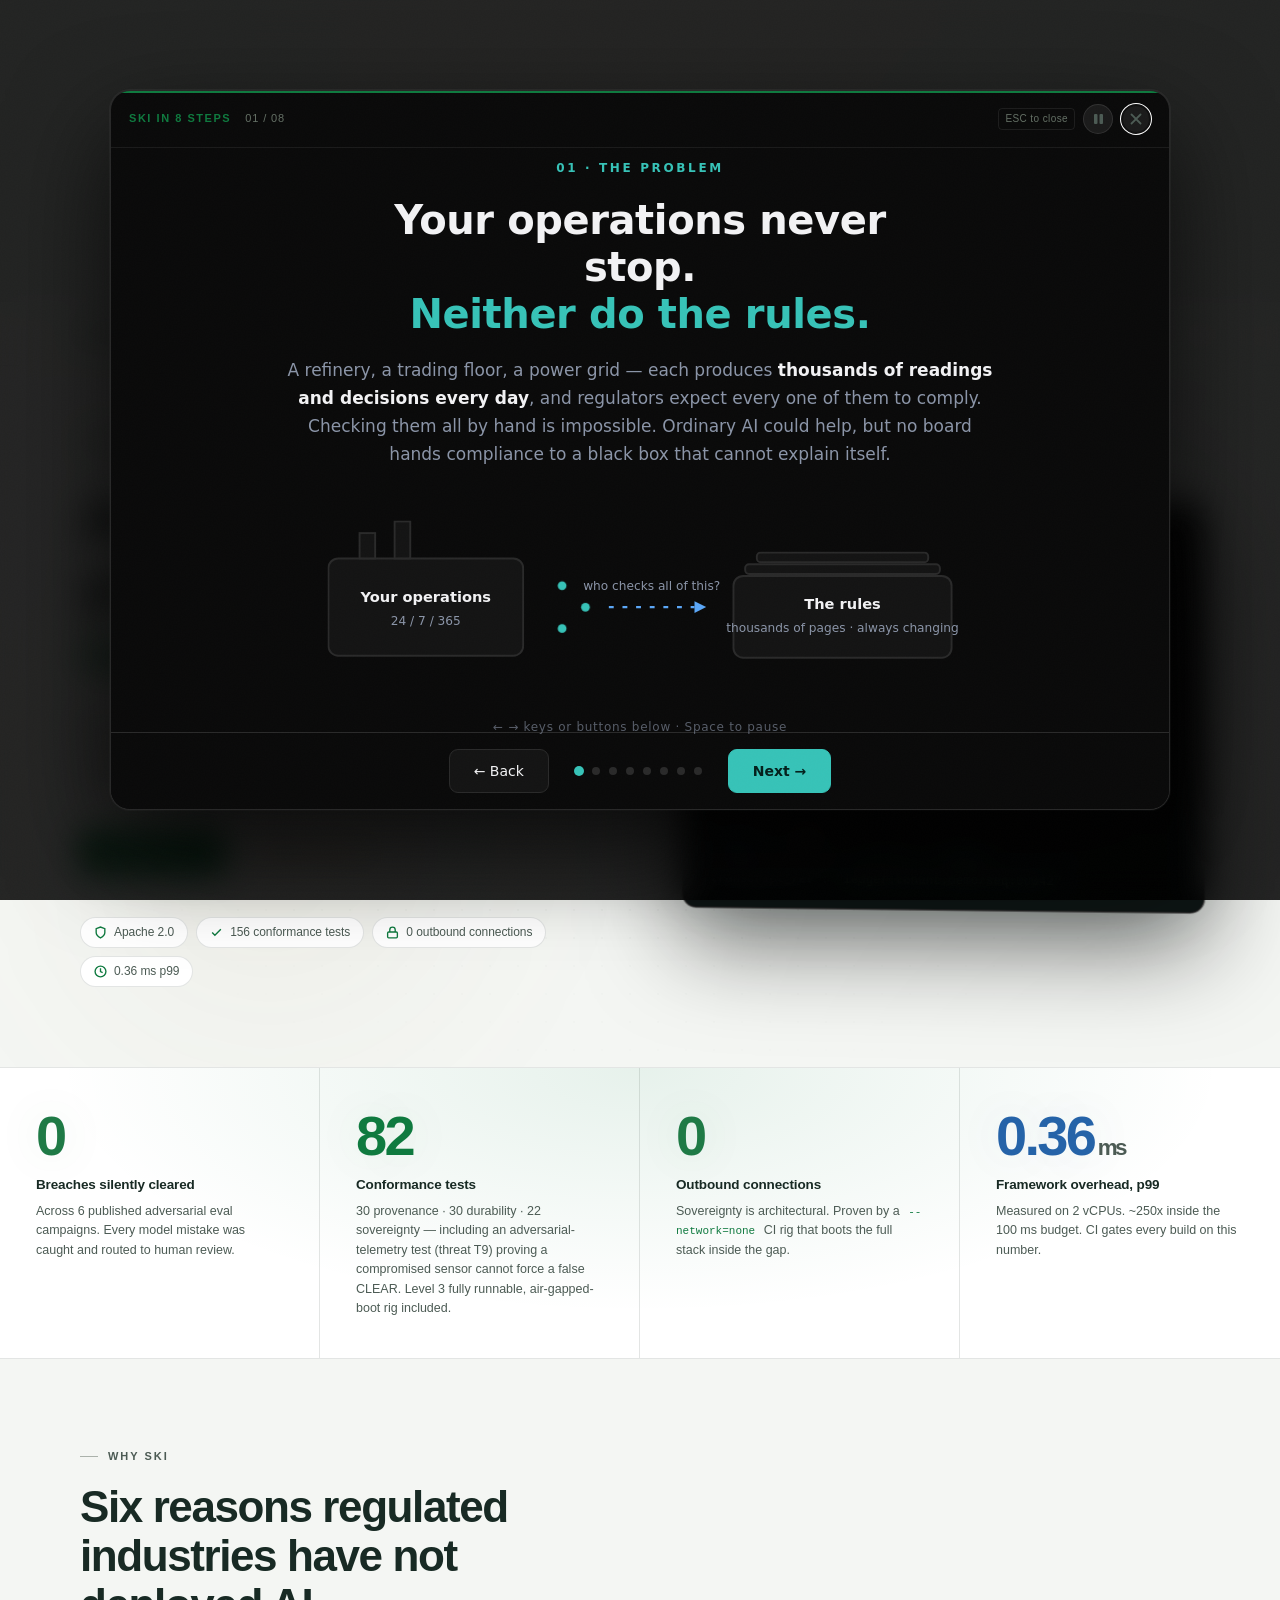
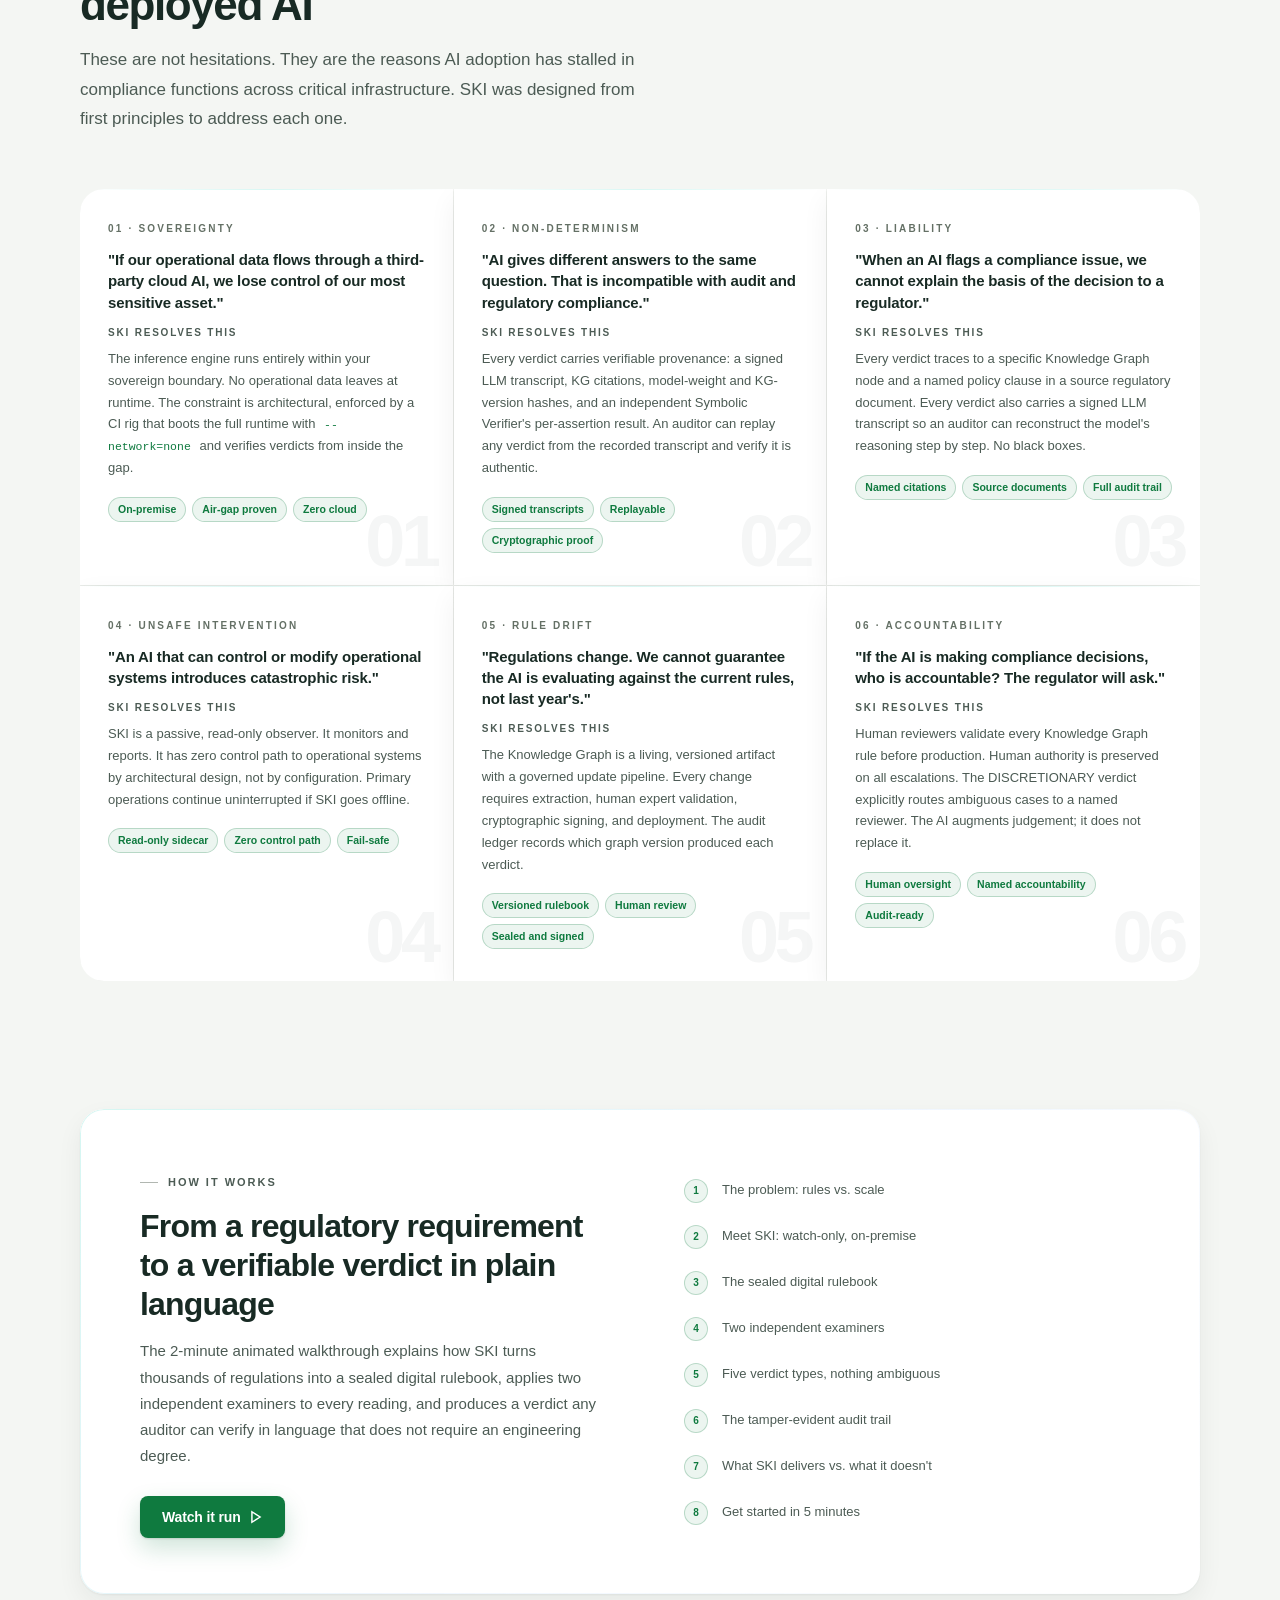
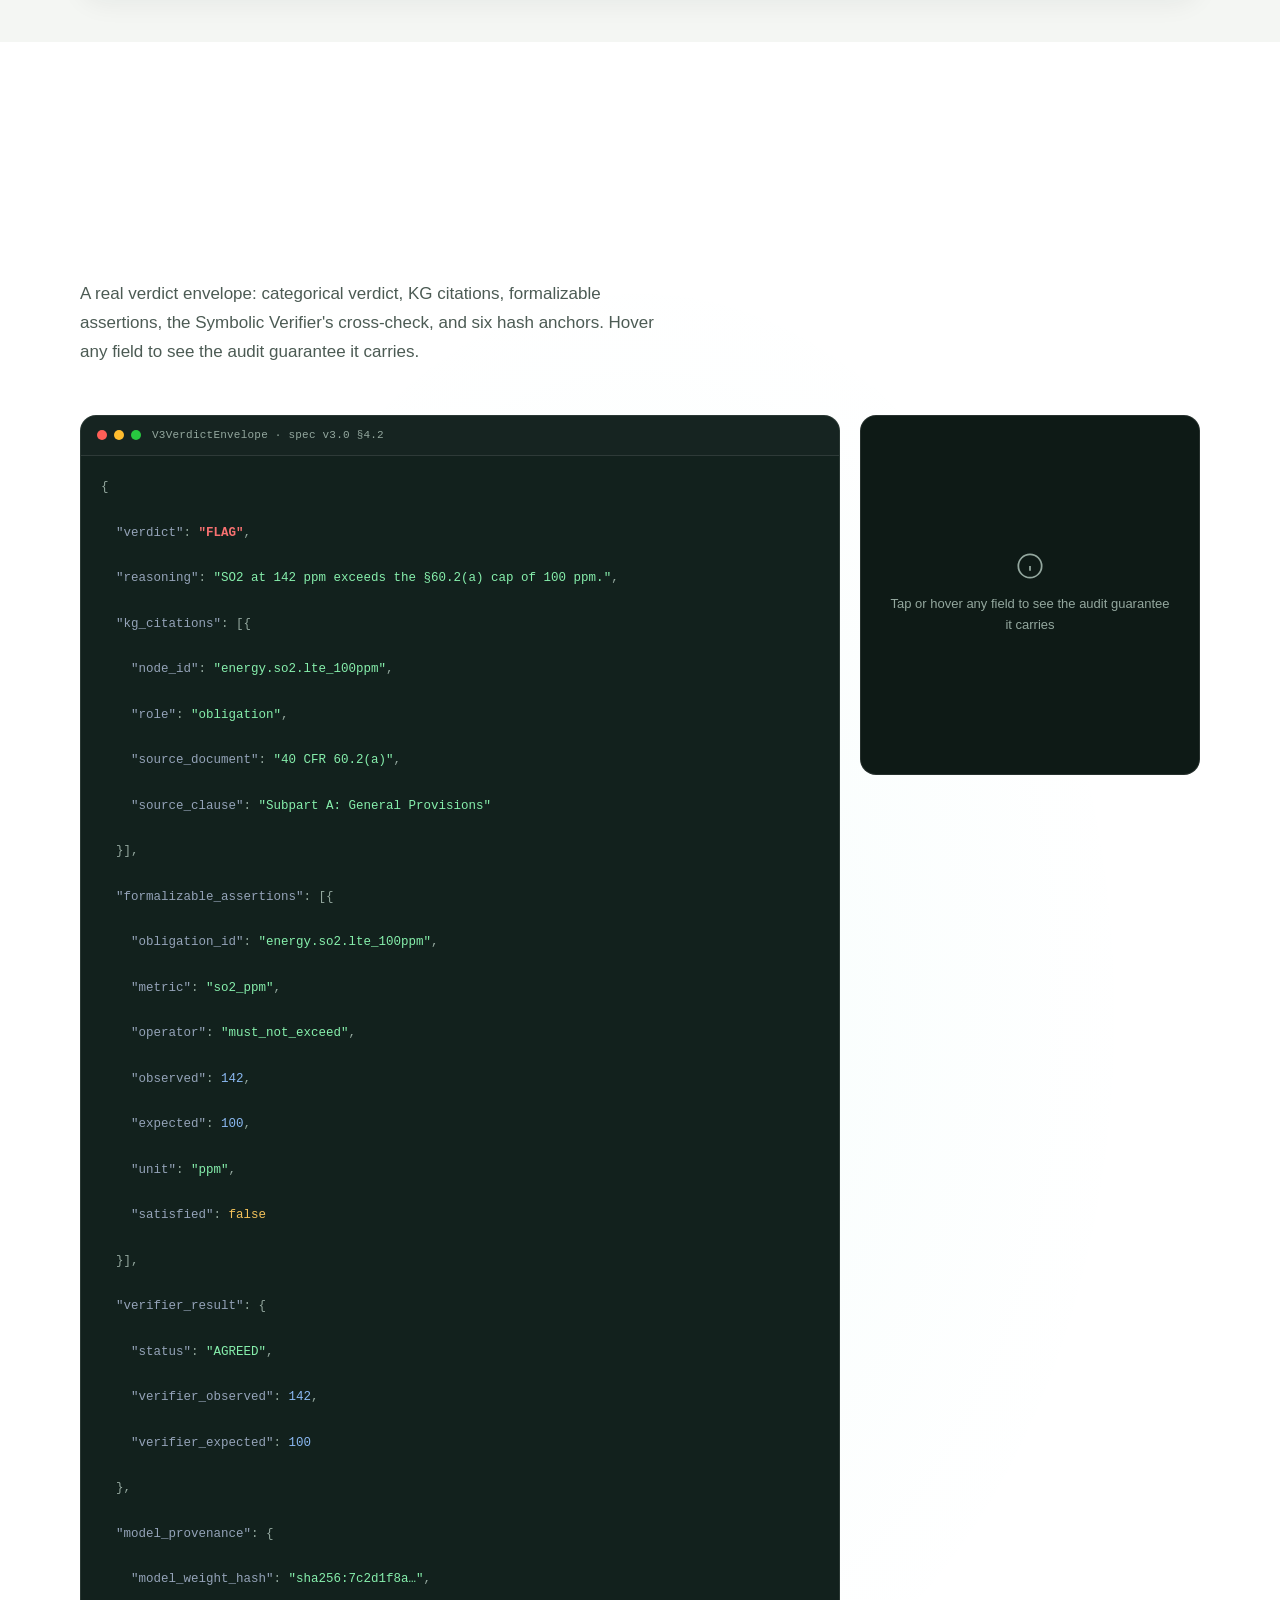
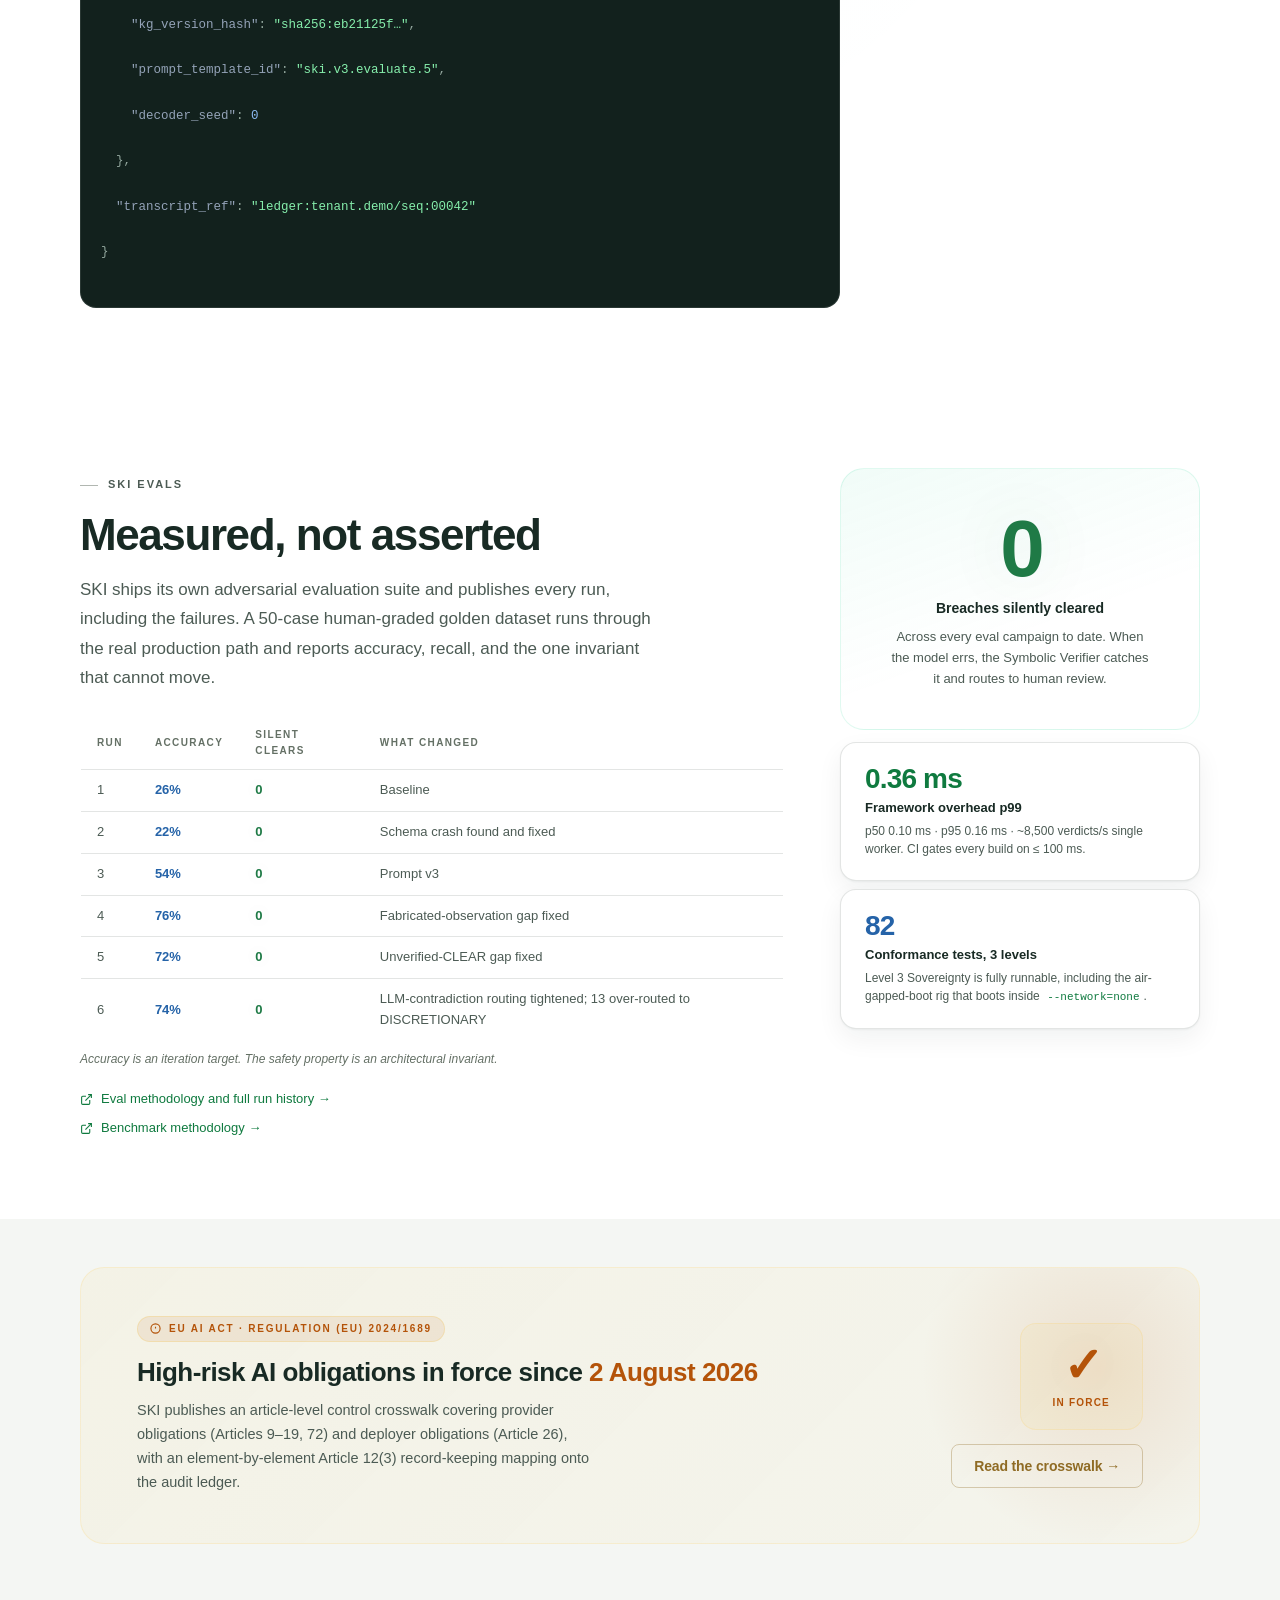
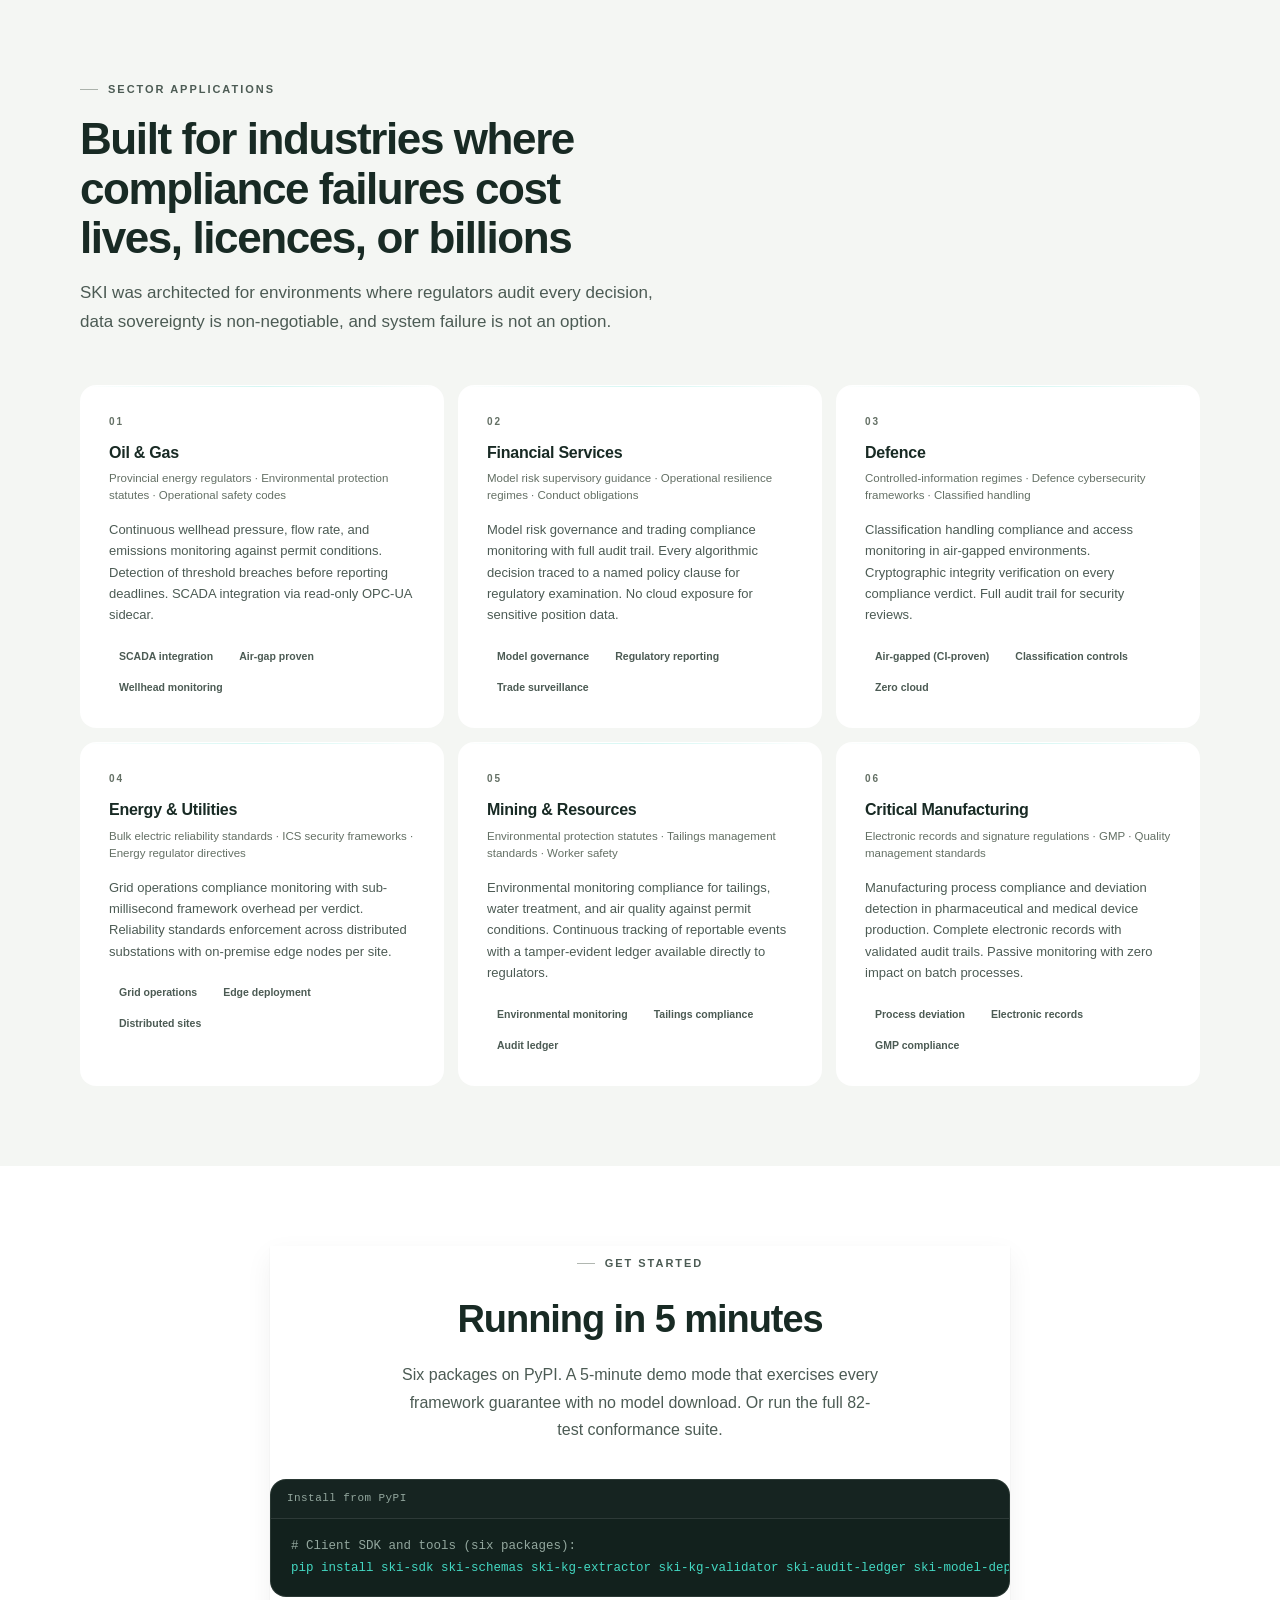
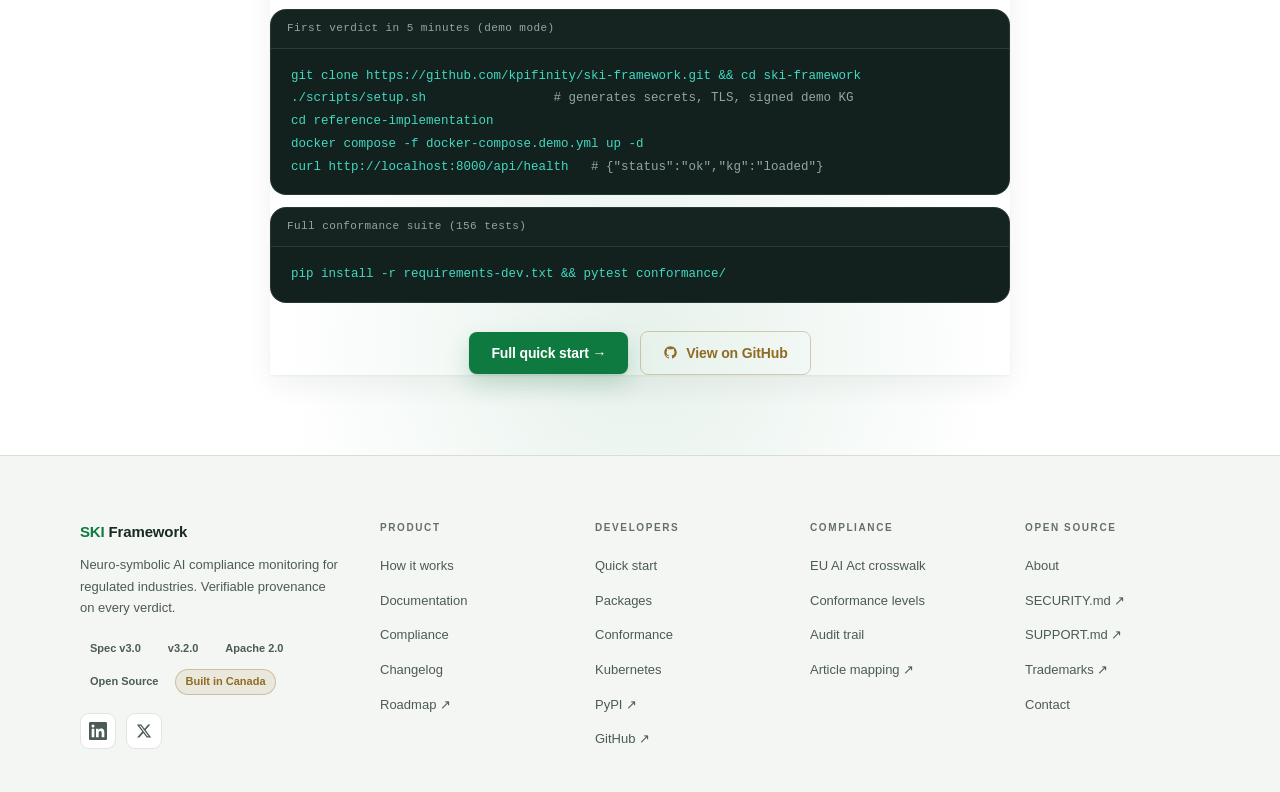
<file: how-it-works.html>
<!DOCTYPE html>
<html lang="en">
<head>
<meta charset="UTF-8">
<meta name="viewport" content="width=device-width, initial-scale=1.0">
<title>Redirecting… · SKI Framework</title>
<meta name="robots" content="noindex">
<meta http-equiv="refresh" content="0;url=index.html?demo">
<link rel="canonical" href="https://skiframework.org/">
<style>
  body { margin: 0; background: #0A0A0A; color: #F2F2F4;
         font-family: system-ui, sans-serif; display: flex; align-items: center;
         justify-content: center; min-height: 100vh; text-align: center; }
  a { color: #2DD4BF; }
</style>
</head>
<body>
<p>Redirecting to the interactive demo&hellip;<br>
<a href="index.html?demo">Click here if you are not redirected.</a></p>
<script>location.replace('index.html?demo');</script>
</body>
</html>
</file>
<file: assets/css/styles.css>
/* ============================================================
   SKI Framework - Design System v3
   Sovereign dark · Plus Jakarta Sans · Teal/blue accents · No trackers
   ============================================================ */

/* ─── Design tokens ──────────────────────────────────────── */
:root {
  --bg:        #0A0A0A;
  --bg-1:      #0F0F0F;
  --bg-2:      #141414;
  --bg-3:      #1C1C1C;
  --bg-card:   rgba(255,255,255,0.052);
  --bg-card-h: rgba(255,255,255,0.082);
  --bg-nav:    rgba(10,10,10,0.92);

  --border:    rgba(255,255,255,0.10);
  --border-h:  rgba(255,255,255,0.18);
  --border-m:  rgba(255,255,255,0.06);

  --teal:        #2DD4BF;
  --teal-light:  #5EEAD4;
  --teal-bg:     rgba(45,212,191,0.07);
  --teal-border: rgba(45,212,191,0.18);
  --teal-glow:   rgba(45,212,191,0.12);

  --blue:        #60A5FA;
  --blue-bg:     rgba(96,165,250,0.07);
  --blue-glow:   rgba(96,165,250,0.12);

  --violet:      #A78BFA;
  --violet-bg:   rgba(167,139,250,0.07);

  --green:       #34D399;
  --green-bg:    rgba(52,211,153,0.07);
  --green-glow:  rgba(52,211,153,0.15);

  --amber:       #FBBF24;
  --amber-bg:    rgba(251,191,36,0.07);
  --amber-glow:  rgba(251,191,36,0.12);

  --red:         #F87171;
  --red-bg:      rgba(248,113,113,0.07);

  --text:   #F2F2F4;
  --text-2: #8B95A8;
  --text-3: #6B7A93;

  /* backward-compat aliases */
  --text-sec:    var(--text-2);
  --text-muted:  var(--text-3);
  --bg-elevated: var(--bg-2);
  --radius-sm: var(--r-sm);
  --radius:    var(--r);
  --radius-lg: var(--r-lg);
  --radius-xl: var(--r-xl);

  --font:      'Plus Jakarta Sans', 'Inter', -apple-system, BlinkMacSystemFont, 'Segoe UI', sans-serif;
  --font-mono: 'SF Mono', 'Cascadia Code', 'Fira Code', Consolas, monospace;

  --r-sm:  8px;
  --r:    12px;
  --r-lg: 16px;
  --r-xl: 24px;

  --nav-h:      64px;
  --ann-h:      40px;
  --announce-h: 40px;
  --max-w:      1200px;
}

/* ─── Reset ──────────────────────────────────────────────── */
*, *::before, *::after { box-sizing: border-box; margin: 0; padding: 0; }
html {
  scroll-behavior: smooth;
  -webkit-font-smoothing: antialiased;
  -moz-osx-font-smoothing: grayscale;
  text-rendering: optimizeLegibility;
}
body {
  background: var(--bg);
  color: var(--text);
  font-family: var(--font);
  font-size: 16px;
  line-height: 1.6;
  min-height: 100vh;
  overflow-x: hidden;
}
a { color: inherit; text-decoration: none; }
ul, ol { list-style: none; }
img, svg { display: block; max-width: 100%; height: auto; }
button { background: none; border: none; cursor: pointer; font: inherit; color: inherit; }

/* ─── Skip link (a11y) ───────────────────────────────────── */
.skip-link {
  position: fixed;
  top: -100px;
  left: 50%;
  transform: translateX(-50%);
  padding: 9px 20px;
  background: var(--teal);
  color: #021212;
  font-size: 13px;
  font-weight: 700;
  border-radius: 0 0 var(--r-sm) var(--r-sm);
  text-decoration: none;
  z-index: 9999;
  transition: top 0.12s;
  white-space: nowrap;
}
.skip-link:focus { top: 0; outline: 2px solid #021212; outline-offset: 2px; }

/* ─── Noise texture ──────────────────────────────────────── */
body::before {
  content: '';
  position: fixed;
  inset: 0;
  background-image: url("data:image/svg+xml,%3Csvg xmlns='http://www.w3.org/2000/svg' width='300' height='300'%3E%3Cfilter id='n'%3E%3CfeTurbulence type='fractalNoise' baseFrequency='0.75' numOctaves='4' stitchTiles='stitch'/%3E%3C/filter%3E%3Crect width='300' height='300' filter='url(%23n)' opacity='1'/%3E%3C/svg%3E");
  opacity: 0.018;
  pointer-events: none;
  z-index: 9998;
}

/* ─── Global scroll offset (fixed header 40px banner + 64px nav) ─── */
section[id],
h2[id],
h3[id] {
  scroll-margin-top: calc(var(--ann-h) + var(--nav-h) + 20px);
}

/* ─── Layout ─────────────────────────────────────────────── */
.container {
  max-width: var(--max-w);
  margin: 0 auto;
  padding: 0 40px;
}
.section    { padding: 80px 0; position: relative; }
.section-sm { padding: 48px 0; position: relative; }

/* ─── Announcement banner ────────────────────────────────── */
/* FIX: was rgba(teal,7%) — transparent, content bled through on scroll */
.announce {
  position: fixed;
  top: 0; left: 0; right: 0;
  height: var(--ann-h);
  background: rgba(10,10,10,0.96);
  backdrop-filter: blur(20px) saturate(1.5);
  -webkit-backdrop-filter: blur(20px) saturate(1.5);
  border-bottom: 1px solid rgba(255,255,255,0.07);
  display: flex;
  align-items: center;
  justify-content: center;
  gap: 14px;
  font-size: 13px;
  color: var(--text-2);
  z-index: 100;
  padding: 0 20px;
}
.announce::before {
  content: '';
  position: absolute;
  inset: 0;
  background: linear-gradient(90deg,
    rgba(45,212,191,0.06) 0%,
    rgba(96,165,250,0.04) 50%,
    rgba(45,212,191,0.06) 100%);
  pointer-events: none;
}
.announce > * { position: relative; }
.announce strong { color: var(--text); font-weight: 600; }
.announce a {
  color: var(--teal);
  font-weight: 500;
  transition: opacity 0.15s;
}
.announce a:hover { opacity: 0.75; }
.announce-sep { color: var(--text-3); }

/* ─── Navigation ─────────────────────────────────────────── */
header {
  position: fixed;
  top: var(--ann-h); left: 0; right: 0;
  z-index: 99;
}
.nav {
  height: var(--nav-h);
  background: rgba(10,10,10,0.88);
  backdrop-filter: blur(24px) saturate(1.6);
  -webkit-backdrop-filter: blur(24px) saturate(1.6);
  border-bottom: 1px solid rgba(255,255,255,0.06);
}
.nav-inner {
  max-width: var(--max-w);
  margin: 0 auto;
  padding: 0 40px;
  height: 100%;
  display: flex;
  align-items: center;
  gap: 28px;
}
.nav-logo {
  display: flex;
  align-items: center;
  gap: 6px;
  font-size: 15px;
  font-weight: 700;
  color: var(--text);
  white-space: nowrap;
  margin-right: 4px;
  transition: opacity 0.15s;
  letter-spacing: -0.01em;
}
.nav-logo:hover { opacity: 0.8; }
.logo-ski { color: var(--teal); }
.logo-beta {
  font-size: 10px;
  font-weight: 700;
  letter-spacing: 0.08em;
  text-transform: uppercase;
  color: var(--amber);
  background: var(--amber-bg);
  border: 1px solid rgba(251,191,36,0.20);
  padding: 2px 7px;
  border-radius: 99px;
}
.nav-links {
  display: flex;
  align-items: center;
  gap: 2px;
  flex: 1;
}
.nav-links a {
  font-size: 14px;
  color: var(--text-2);
  padding: 6px 12px;
  border-radius: var(--r-sm);
  transition: color 0.15s, background 0.15s;
  font-weight: 450;
  letter-spacing: -0.005em;
}
.nav-links a:hover { color: var(--text); background: rgba(255,255,255,0.05); }
.nav-links a.active { color: var(--teal); background: var(--teal-bg); }
/* nav button (demo trigger) — matches nav link appearance */
.nav-demo-btn {
  font-size: 14px;
  color: var(--text-2);
  padding: 6px 12px;
  border-radius: var(--r-sm);
  transition: color 0.15s, background 0.15s;
  font-weight: 450;
  letter-spacing: -0.005em;
  background: none;
  border: none;
  cursor: pointer;
  font-family: inherit;
}
.nav-demo-btn:hover { color: var(--text); background: rgba(255,255,255,0.05); }
.nav-mobile .nav-demo-btn {
  font-size: 15px;
  color: var(--text-2);
  padding: 10px 12px;
  border-radius: var(--r-sm);
  transition: color 0.15s, background 0.15s;
  width: 100%;
  text-align: left;
}
.nav-mobile .nav-demo-btn:hover { color: var(--text); background: rgba(255,255,255,0.04); }
.nav-actions {
  display: flex;
  align-items: center;
  gap: 10px;
  margin-left: auto;
}
.nav-github {
  display: flex;
  align-items: center;
  gap: 7px;
  font-size: 13px;
  font-weight: 500;
  color: var(--text-2);
  padding: 6px 14px;
  border-radius: var(--r-sm);
  border: 1px solid var(--border);
  background: rgba(255,255,255,0.025);
  transition: color 0.15s, border-color 0.15s, background 0.15s;
}
.nav-github:hover { color: var(--text); border-color: var(--border-h); background: rgba(255,255,255,0.05); }
.nav-hamburger {
  display: none;
  flex-direction: column;
  gap: 5px;
  padding: 8px;
  border-radius: var(--r-sm);
}
.nav-hamburger span {
  width: 20px; height: 1.5px;
  background: var(--text-2);
  border-radius: 2px;
  transition: 0.2s;
}
.nav-mobile {
  display: none;
  flex-direction: column;
  gap: 2px;
  padding: 16px;
  background: rgba(10,10,10,0.98);
  backdrop-filter: blur(24px);
  border-bottom: 1px solid var(--border);
}
.nav-mobile.is-open { display: flex; }
.nav-mobile a {
  font-size: 15px;
  color: var(--text-2);
  padding: 10px 12px;
  border-radius: var(--r-sm);
  transition: color 0.15s, background 0.15s;
}
.nav-mobile a:hover { color: var(--text); background: rgba(255,255,255,0.04); }

/* ─── Buttons ────────────────────────────────────────────── */
.btn {
  display: inline-flex;
  align-items: center;
  gap: 8px;
  font-size: 14px;
  font-weight: 600;
  padding: 10px 22px;
  border-radius: var(--r-sm);
  transition: all 0.18s cubic-bezier(0.2, 0.9, 0.3, 1);
  white-space: nowrap;
  cursor: pointer;
  letter-spacing: -0.01em;
  border: none;
  position: relative;
  overflow: hidden;
}
.btn-primary {
  background: linear-gradient(135deg, #2DD4BF 0%, #0F9F96 100%);
  color: #021212;
  font-weight: 700;
  box-shadow:
    0 1px 2px rgba(0,0,0,0.5),
    0 0 0 1px rgba(45,212,191,0.3),
    0 4px 20px rgba(45,212,191,0.18);
}
.btn-primary::after {
  content: '';
  position: absolute;
  top: 0; left: -100%;
  width: 60%;
  height: 100%;
  background: linear-gradient(90deg, transparent, rgba(255,255,255,0.22), transparent);
  transform: skewX(-20deg);
}
.btn-primary:hover {
  transform: translateY(-1px);
  box-shadow:
    0 4px 12px rgba(0,0,0,0.4),
    0 0 0 1px rgba(45,212,191,0.4),
    0 8px 36px rgba(45,212,191,0.24);
}
.btn-primary:hover::after { animation: shimmer 0.55s ease forwards; }
.btn-primary:active { transform: translateY(0); }
@keyframes shimmer { to { left: 160%; } }
.btn-secondary {
  background: rgba(255,255,255,0.04);
  color: var(--text-2);
  border: 1px solid var(--border);
}
.btn-secondary:hover {
  background: rgba(255,255,255,0.08);
  border-color: var(--border-h);
  color: var(--text);
}

/* ─── Section headers ────────────────────────────────────── */
.section-label {
  display: inline-flex;
  align-items: center;
  gap: 10px;
  font-size: 11px;
  font-weight: 700;
  letter-spacing: 0.18em;
  text-transform: uppercase;
  color: var(--text-2);
  margin-bottom: 16px;
}
.section-label::before {
  content: '';
  width: 18px; height: 1px;
  background: var(--text-3);
  opacity: 0.5;
}
.section-title {
  font-size: clamp(28px, 3.5vw, 44px);
  font-weight: 800;
  letter-spacing: -0.032em;
  line-height: 1.12;
  margin-bottom: 16px;
  color: var(--text);
  max-width: 22ch;
}
.section-sub {
  font-size: 17px;
  color: var(--text-2);
  line-height: 1.72;
  max-width: 580px;
}

/* ─── Hero ───────────────────────────────────────────────── */
.hero {
  min-height: 100svh;
  display: flex;
  align-items: center;
  padding: calc(var(--ann-h) + var(--nav-h) + 60px) 0 80px;
  position: relative;
  overflow: hidden;
}
/* dot grid */
.hero::after {
  content: '';
  position: absolute;
  inset: 0;
  background-image: radial-gradient(rgba(255,255,255,0.055) 1px, transparent 1px);
  background-size: 28px 28px;
  mask-image: radial-gradient(ellipse 80% 80% at 50% 40%, black 30%, transparent 80%);
  -webkit-mask-image: radial-gradient(ellipse 80% 80% at 50% 40%, black 30%, transparent 80%);
  pointer-events: none;
}
/* orbs — were at 7-8% opacity, now 13-15% */
.hero-orb-1 {
  position: absolute;
  width: 900px; height: 700px;
  border-radius: 50%;
  background: radial-gradient(circle, rgba(45,212,191,0.13) 0%, transparent 65%);
  top: -100px; right: -200px;
  filter: blur(60px);
  animation: orb1 22s ease-in-out infinite;
  pointer-events: none;
}
.hero-orb-2 {
  position: absolute;
  width: 700px; height: 600px;
  border-radius: 50%;
  background: radial-gradient(circle, rgba(96,165,250,0.10) 0%, transparent 65%);
  bottom: -80px; left: -80px;
  filter: blur(72px);
  animation: orb2 28s ease-in-out infinite;
  pointer-events: none;
}
@keyframes orb1 {
  0%, 100% { transform: translate(0,0) scale(1); }
  33%       { transform: translate(-60px,50px) scale(1.06); }
  66%       { transform: translate(40px,-40px) scale(0.93); }
}
@keyframes orb2 {
  0%, 100% { transform: translate(0,0) scale(1); }
  40%       { transform: translate(50px,-60px) scale(1.04); }
  70%       { transform: translate(-40px,40px) scale(0.95); }
}

/* Split hero layout */
.hero-inner {
  max-width: 1200px;
  margin: 0 auto;
  padding: 0 40px;
  position: relative;
  z-index: 1;
  display: grid;
  grid-template-columns: 1fr 1fr;
  gap: 80px;
  align-items: center;
}
.hero-left { min-width: 0; }
.hero-right { min-width: 0; }

/* Eyebrow */
.hero-eyebrow {
  display: inline-flex;
  align-items: center;
  gap: 10px;
  font-size: 12px;
  font-weight: 600;
  color: var(--text-2);
  background: rgba(255,255,255,0.04);
  border: 1px solid var(--border);
  padding: 6px 14px;
  border-radius: 99px;
  margin-bottom: 28px;
  letter-spacing: 0.01em;
}
.eyebrow-dot {
  width: 6px; height: 6px;
  border-radius: 50%;
  background: var(--teal);
  box-shadow: 0 0 8px var(--teal);
  flex-shrink: 0;
  animation: blink 2.5s ease-in-out infinite;
}
@keyframes blink {
  0%, 100% { opacity: 1; }
  50%       { opacity: 0.35; }
}
.hero h1 {
  font-size: clamp(38px, 4.8vw, 62px);
  font-weight: 800;
  letter-spacing: -0.038em;
  line-height: 1.07;
  margin-bottom: 22px;
  color: var(--text);
}
.hero h1 em {
  font-style: normal;
  background: linear-gradient(135deg, var(--teal) 0%, var(--blue) 100%);
  -webkit-background-clip: text;
  background-clip: text;
  -webkit-text-fill-color: transparent;
}
.hero-sub {
  font-size: 17px;
  color: var(--text-2);
  line-height: 1.7;
  margin-bottom: 36px;
  font-weight: 400;
}
.hero-ctas {
  display: flex;
  align-items: center;
  gap: 12px;
  flex-wrap: wrap;
  margin-bottom: 44px;
}
.hero-trust {
  display: flex;
  align-items: center;
  gap: 8px;
  flex-wrap: wrap;
}
.trust-item {
  display: inline-flex;
  align-items: center;
  gap: 7px;
  font-size: 12px;
  font-weight: 500;
  color: var(--text-2);
  background: rgba(255,255,255,0.03);
  border: 1px solid rgba(255,255,255,0.06);
  padding: 5px 13px;
  border-radius: 99px;
  letter-spacing: -0.005em;
}
.trust-item svg { color: var(--teal); flex-shrink: 0; }

/* ─── Hero terminal mockup ───────────────────────────────── */
.hero-terminal {
  background: #0C0C0C;
  border: 1px solid rgba(255,255,255,0.09);
  border-radius: 14px;
  overflow: hidden;
  box-shadow:
    0 0 0 1px rgba(0,0,0,0.4),
    0 32px 96px rgba(0,0,0,0.55),
    0 0 80px rgba(45,212,191,0.05),
    inset 0 1px 0 rgba(255,255,255,0.06);
  font-family: var(--font-mono);
  font-size: 12.5px;
  transform: perspective(1200px) rotateY(-4deg) rotateX(2deg);
  transition: transform 0.6s cubic-bezier(0.2,0.9,0.3,1), box-shadow 0.6s ease;
  will-change: transform;
}
.hero-terminal:hover {
  transform: perspective(1200px) rotateY(-1deg) rotateX(0.5deg);
  box-shadow:
    0 0 0 1px rgba(0,0,0,0.4),
    0 40px 120px rgba(0,0,0,0.6),
    0 0 120px rgba(45,212,191,0.08),
    inset 0 1px 0 rgba(255,255,255,0.08);
}
.term-bar {
  display: flex;
  align-items: center;
  gap: 7px;
  padding: 12px 16px;
  border-bottom: 1px solid rgba(255,255,255,0.06);
  background: rgba(255,255,255,0.02);
}
.term-dot {
  width: 10px; height: 10px;
  border-radius: 50%;
}
.term-dot.r { background: #FF5F57; }
.term-dot.y { background: #FFBD2E; }
.term-dot.g { background: #28C840; }
.term-title {
  margin-left: 6px;
  font-size: 11px;
  color: rgba(255,255,255,0.25);
  letter-spacing: 0.03em;
}
.term-body {
  padding: 20px 20px 14px;
  line-height: 1.5;
}
.t-line { display: block; }
.t-blank { height: 0.6em; display: block; }
.t-prompt { color: var(--teal); margin-right: 8px; user-select: none; }
.t-cmd    { color: #F2F2F4; }
.t-dim    { color: rgba(139,149,168,0.75); }
.t-teal   { color: var(--teal); }
.t-str    { color: #86EFAC; }
.t-arr    { color: rgba(139,149,168,0.5); margin: 0 4px; }
.t-flag   { color: #F87171; font-weight: 700; }
.t-ok     { color: var(--green); }
.term-verdict {
  border-top: 1px solid rgba(255,255,255,0.06);
  background: rgba(45,212,191,0.035);
  padding: 14px 20px 16px;
  line-height: 1.75;
}
.tv-line  { display: block; }
.tv-key   { color: #94A3B8; }
.tv-punc  { color: rgba(139,149,168,0.5); }
.tv-flag  { color: #F87171; font-weight: 700; }
.tv-obj   { color: var(--teal); }
.tv-str   { color: #86EFAC; }

/* ─── Stats band ─────────────────────────────────────────── */
.stats {
  border-top: 1px solid var(--border);
  border-bottom: 1px solid var(--border);
  background: var(--bg-1);
  position: relative;
  overflow: hidden;
}
.stats::before {
  content: '';
  position: absolute;
  inset: 0;
  background: radial-gradient(ellipse 70% 130% at 50% 0%, var(--teal-glow), transparent 65%);
  pointer-events: none;
}
.stats-grid {
  display: grid;
  grid-template-columns: repeat(4, 1fr);
  position: relative;
}
.stat-item {
  padding: 40px 36px;
  border-right: 1px solid var(--border);
}
.stat-item:last-child { border-right: none; }
.stat-num {
  font-size: clamp(36px, 4.5vw, 56px);
  font-weight: 900;
  letter-spacing: -0.048em;
  line-height: 1;
  color: var(--text);
  margin-bottom: 10px;
  font-variant-numeric: tabular-nums;
  display: block;
}
.stat-num.c-green { color: var(--green); text-shadow: 0 0 48px var(--green-glow); }
.stat-num.c-teal  { color: var(--teal);  text-shadow: 0 0 48px var(--teal-glow);  }
.stat-num.c-blue  { color: var(--blue);  text-shadow: 0 0 48px var(--blue-glow);  }
.stat-label {
  font-size: 13.5px;
  font-weight: 600;
  color: var(--text);
  margin-bottom: 6px;
  letter-spacing: -0.01em;
}
.stat-sub, .stat-desc {
  font-size: 12.5px;
  color: var(--text-2);
  line-height: 1.55;
}
.stat-sub code, .stat-desc code {
  font-family: var(--font-mono);
  font-size: 11px;
  background: rgba(255,255,255,0.07);
  padding: 1px 5px;
  border-radius: 3px;
  color: var(--teal);
}

/* ─── Problem bento grid ─────────────────────────────────── */
.problems-grid {
  display: grid;
  grid-template-columns: repeat(3, 1fr);
  gap: 1px;
  margin-top: 56px;
  background: rgba(255,255,255,0.06);
  border-radius: var(--r-xl);
  overflow: hidden;
}
.problem-card {
  background: var(--bg-1);
  padding: 32px 28px;
  position: relative;
  transition: background 0.18s;
  overflow: hidden;
}
/* visible at rest: subtle top border gradient */
.problem-card::before {
  content: '';
  position: absolute;
  top: 0; left: 0; right: 0;
  height: 1px;
  background: linear-gradient(90deg, transparent 0%, rgba(45,212,191,0.3) 50%, transparent 100%);
  opacity: 0.6;
  transition: opacity 0.2s;
}
.problem-card:hover { background: var(--bg-2); }
.problem-card:hover::before { opacity: 1; }
/* ghost number */
.problem-card::after {
  content: attr(data-num);
  position: absolute;
  bottom: 8px; right: 16px;
  font-size: 72px;
  font-weight: 900;
  color: rgba(255,255,255,0.025);
  line-height: 1;
  font-variant-numeric: tabular-nums;
  pointer-events: none;
  letter-spacing: -0.06em;
  user-select: none;
  transition: color 0.2s;
}
.problem-card:hover::after { color: rgba(45,212,191,0.04); }
.problem-num {
  font-size: 10px;
  font-weight: 700;
  letter-spacing: 0.22em;
  color: var(--text-3);
  text-transform: uppercase;
  margin-bottom: 12px;
  font-variant-numeric: tabular-nums;
}
.problem-q {
  font-size: 15px;
  font-weight: 700;
  color: var(--text);
  margin-bottom: 12px;
  line-height: 1.42;
  letter-spacing: -0.01em;
}
.problem-a-label {
  font-size: 10px;
  font-weight: 700;
  letter-spacing: 0.18em;
  text-transform: uppercase;
  color: var(--text-2);
  margin-bottom: 7px;
}
.problem-a {
  font-size: 13px;
  color: var(--text-2);
  line-height: 1.68;
}
.problem-a code {
  font-family: var(--font-mono);
  font-size: 11.5px;
  background: rgba(255,255,255,0.06);
  padding: 1px 5px;
  border-radius: 3px;
  color: var(--teal);
}
.problem-tags {
  display: flex;
  flex-wrap: wrap;
  gap: 6px;
  margin-top: 18px;
}
.problem-tag {
  font-size: 10.5px;
  font-weight: 600;
  padding: 3px 9px;
  border-radius: 99px;
  background: var(--teal-bg);
  color: var(--teal);
  border: 1px solid var(--teal-border);
}

/* ─── How it works teaser ────────────────────────────────── */
.how-teaser {
  display: grid;
  grid-template-columns: 1fr 1fr;
  gap: 64px;
  align-items: center;
  background: var(--bg-card);
  border-radius: var(--r-xl);
  padding: 56px 60px;
  position: relative;
  overflow: hidden;
}
.how-teaser::before {
  content: '';
  position: absolute;
  inset: 0;
  border-radius: inherit;
  padding: 1px;
  background: linear-gradient(135deg,
    rgba(45,212,191,0.20) 0%,
    rgba(96,165,250,0.10) 50%,
    transparent 100%);
  -webkit-mask: linear-gradient(#fff 0 0) content-box, linear-gradient(#fff 0 0);
  -webkit-mask-composite: xor;
  mask-composite: exclude;
  pointer-events: none;
}
.how-teaser-text h2 {
  font-size: clamp(22px, 2.8vw, 32px);
  font-weight: 800;
  letter-spacing: -0.025em;
  line-height: 1.22;
  margin-bottom: 14px;
}
.how-teaser-text p {
  font-size: 15px;
  color: var(--text-2);
  line-height: 1.75;
  margin-bottom: 26px;
}
.how-steps { display: flex; flex-direction: column; gap: 2px; }
.how-step {
  display: flex;
  align-items: center;
  gap: 14px;
  padding: 10px 12px;
  border-radius: var(--r-sm);
  font-size: 13px;
  color: var(--text-2);
  transition: background 0.15s, color 0.15s;
  cursor: default;
}
.how-step:hover { background: rgba(255,255,255,0.04); color: var(--text); }
.how-step-n {
  width: 24px; height: 24px;
  border-radius: 50%;
  background: var(--teal-bg);
  border: 1px solid var(--teal-border);
  color: var(--teal);
  font-size: 10px;
  font-weight: 700;
  display: flex;
  align-items: center;
  justify-content: center;
  flex-shrink: 0;
  font-variant-numeric: tabular-nums;
}

/* ─── Verdict envelope ───────────────────────────────────── */
.envelope {
  background: var(--bg-1);
  position: relative;
}
.envelope::before {
  content: '';
  position: absolute;
  inset: 0;
  background: radial-gradient(ellipse 60% 60% at 50% 50%, rgba(45,212,191,0.04), transparent 65%);
  pointer-events: none;
}
.envelope-inner {
  display: grid;
  grid-template-columns: 1fr 340px;
  gap: 20px;
  align-items: start;
  position: relative;
  z-index: 1;
}
.envelope-code {
  background: var(--bg-2);
  border: 1px solid var(--border);
  border-radius: var(--r-lg);
  overflow: hidden;
}
.envelope-code-header {
  display: flex;
  align-items: center;
  gap: 7px;
  padding: 11px 16px;
  border-bottom: 1px solid var(--border);
  background: rgba(255,255,255,0.015);
}
.env-dot { width: 10px; height: 10px; border-radius: 50%; }
.env-dot-r { background: #FF5F57; }
.env-dot-y { background: #FFBD2E; }
.env-dot-g { background: #28C840; }
.envelope-code-title {
  font-size: 11px;
  color: var(--text-3);
  margin-left: 4px;
  font-family: var(--font-mono);
  letter-spacing: 0.02em;
}
.envelope-code pre {
  padding: 20px;
  font-size: 12.5px;
  line-height: 1.82;
  overflow-x: auto;
  font-family: var(--font-mono);
}
.ef {
  display: block;
  border-radius: 3px;
  padding: 0 4px;
  margin: 0 -4px;
  transition: background 0.10s;
  cursor: default;
}
.ef:hover, .ef.is-active { background: rgba(45,212,191,0.08); }
.punct { color: var(--text-3); }
.k     { color: #94A3B8; }
.v-flag { color: #F87171; font-weight: 600; }
.v-str  { color: #86EFAC; }
.v-num  { color: var(--blue); }
.v-bool { color: var(--amber); }
.envelope-panel {
  position: sticky;
  top: calc(var(--ann-h) + var(--nav-h) + 20px);
  background: var(--bg-2);
  border: 1px solid var(--border);
  border-radius: var(--r-lg);
  min-height: 360px;
  display: flex;
  flex-direction: column;
  overflow: hidden;
}
.envelope-panel-inner {
  padding: 28px;
  display: flex;
  flex-direction: column;
  flex: 1;
  position: relative;
}
.envelope-panel-default {
  display: flex;
  flex-direction: column;
  align-items: center;
  justify-content: center;
  gap: 14px;
  min-height: 300px;
  text-align: center;
  color: var(--text-3);
  font-size: 13px;
}
.ep-tag {
  font-size: 10px;
  font-weight: 700;
  letter-spacing: 0.18em;
  text-transform: uppercase;
  color: var(--teal);
  background: var(--teal-bg);
  border: 1px solid var(--teal-border);
  padding: 3px 10px;
  border-radius: 99px;
  display: inline-block;
  margin-bottom: 2px;
}
.ep-field {
  font-family: var(--font-mono);
  font-size: 13px;
  font-weight: 600;
  color: var(--text);
  margin-bottom: 10px;
}
.ep-desc {
  font-size: 13px;
  color: var(--text-2);
  line-height: 1.7;
  margin-bottom: 16px;
}
.ep-guarantee {
  font-size: 13px;
  color: var(--text-2);
  line-height: 1.65;
  padding: 14px 16px;
  background: var(--teal-bg);
  border: 1px solid var(--teal-border);
  border-radius: var(--r-sm);
}
.envelope-panel-content { display: none; }
.envelope-panel-content.is-active { display: block; }

/* ─── Measured section ───────────────────────────────────── */
.measured { background: var(--bg-1); position: relative; }
.measured-grid {
  display: grid;
  grid-template-columns: 1fr 360px;
  gap: 56px;
  align-items: start;
}
.eval-table {
  width: 100%;
  border-collapse: collapse;
  font-size: 13px;
  border: 1px solid var(--border);
  border-radius: var(--r-lg);
  overflow: hidden;
  margin-top: 24px;
}
.eval-table th {
  text-align: left;
  padding: 10px 16px;
  font-size: 10px;
  font-weight: 700;
  letter-spacing: 0.14em;
  text-transform: uppercase;
  color: var(--text-3);
  background: rgba(255,255,255,0.02);
  border-bottom: 1px solid var(--border);
}
.eval-table td {
  padding: 10px 16px;
  border-bottom: 1px solid var(--border);
  color: var(--text-2);
}
.eval-table tr:last-child td { border-bottom: none; }
.eval-table .acc  { color: var(--blue);  font-weight: 600; font-variant-numeric: tabular-nums; }
.eval-table .zero { color: var(--green); font-weight: 700; text-shadow: 0 0 20px var(--green-glow); }
.eval-table .fix  { color: var(--text-2); }
.measured-hero {
  background: linear-gradient(160deg, rgba(52,211,153,0.07) 0%, transparent 60%);
  border: 1px solid rgba(52,211,153,0.15);
  border-radius: var(--r-xl);
  padding: 40px 32px;
  text-align: center;
  margin-bottom: 12px;
}
.measured-hero-num {
  font-size: clamp(56px, 7vw, 80px);
  font-weight: 900;
  letter-spacing: -0.06em;
  line-height: 1;
  color: var(--green);
  text-shadow: 0 0 64px var(--green-glow);
  margin-bottom: 8px;
  font-variant-numeric: tabular-nums;
}
.measured-hero-label {
  font-size: 14px;
  font-weight: 600;
  color: var(--text);
  margin-bottom: 8px;
}
.measured-stat {
  background: var(--bg-card);
  border: 1px solid var(--border);
  border-radius: var(--r-lg);
  padding: 22px 24px;
  margin-bottom: 8px;
}
.measured-stat:last-child { margin-bottom: 0; }
.measured-stat .num {
  font-size: 28px;
  font-weight: 800;
  letter-spacing: -0.03em;
  line-height: 1;
  margin-bottom: 5px;
  font-variant-numeric: tabular-nums;
}
.measured-stat .label { font-size: 13px; font-weight: 600; margin-bottom: 3px; }
.measured-stat .sub   { font-size: 12px; color: var(--text-2); line-height: 1.5; }
.measured-stat .sub code {
  font-family: var(--font-mono);
  font-size: 11px;
  background: rgba(255,255,255,0.06);
  padding: 1px 4px;
  border-radius: 3px;
  color: var(--teal);
}
.mlinks { display: flex; flex-direction: column; gap: 8px; margin-top: 20px; }
.mlink {
  display: flex;
  align-items: center;
  gap: 8px;
  font-size: 13px;
  color: var(--teal);
  transition: opacity 0.15s;
}
.mlink:hover { opacity: 0.7; text-decoration: underline; text-underline-offset: 3px; }

/* ─── EU AI Act banner ───────────────────────────────────── */
.euai {
  position: relative;
  background: linear-gradient(135deg, rgba(251,191,36,0.06) 0%, rgba(251,191,36,0.03) 100%);
  border: 1px solid rgba(251,191,36,0.14);
  border-radius: var(--r-xl);
  padding: 48px 56px;
  display: flex;
  align-items: center;
  justify-content: space-between;
  gap: 40px;
  overflow: hidden;
}
.euai::before {
  content: '';
  position: absolute;
  top: -80px; right: -80px;
  width: 360px; height: 360px;
  border-radius: 50%;
  background: radial-gradient(circle, var(--amber-glow), transparent 70%);
  pointer-events: none;
}
.euai-left { flex: 1; position: relative; }
.euai-badge {
  display: inline-flex;
  align-items: center;
  gap: 8px;
  font-size: 10px;
  font-weight: 700;
  letter-spacing: 0.18em;
  text-transform: uppercase;
  color: var(--amber);
  background: var(--amber-bg);
  border: 1px solid rgba(251,191,36,0.20);
  padding: 4px 12px;
  border-radius: 99px;
  margin-bottom: 14px;
}
.euai h3 {
  font-size: clamp(20px, 2.5vw, 26px);
  font-weight: 700;
  letter-spacing: -0.02em;
  line-height: 1.3;
  margin-bottom: 10px;
}
.euai h3 strong { color: var(--amber); }
.euai p { font-size: 14.5px; color: var(--text-2); line-height: 1.65; max-width: 460px; }
.euai-right {
  flex-shrink: 0;
  display: flex;
  flex-direction: column;
  align-items: flex-end;
  gap: 14px;
  position: relative;
}
.euai-countdown {
  text-align: center;
  padding: 18px 32px;
  background: rgba(251,191,36,0.05);
  border: 1px solid rgba(251,191,36,0.14);
  border-radius: var(--r-lg);
}
.euai-days {
  font-size: 48px;
  font-weight: 900;
  letter-spacing: -0.055em;
  color: var(--amber);
  line-height: 1;
  display: block;
  font-variant-numeric: tabular-nums;
  text-shadow: 0 0 48px var(--amber-glow);
}
.euai-days-label {
  font-size: 10px;
  font-weight: 700;
  color: rgba(251,191,36,0.55);
  letter-spacing: 0.12em;
  text-transform: uppercase;
  margin-top: 5px;
}

/* ─── Sector cards ───────────────────────────────────────── */
.sectors-grid {
  display: grid;
  grid-template-columns: repeat(3, 1fr);
  gap: 14px;
  margin-top: 48px;
}
.sector-card {
  background: var(--bg-card);
  border: 1px solid rgba(255,255,255,0.07);
  border-radius: var(--r-lg);
  padding: 28px;
  transition: border-color 0.2s, background 0.2s, transform 0.2s, box-shadow 0.2s;
  cursor: default;
  position: relative;
  overflow: hidden;
}
/* Gradient top line — visible at rest */
.sector-card::before {
  content: '';
  position: absolute;
  top: 0; left: 0; right: 0;
  height: 1px;
  background: linear-gradient(90deg, transparent, rgba(45,212,191,0.4), transparent);
  opacity: 0.5;
  transition: opacity 0.2s;
}
.sector-card:hover {
  border-color: rgba(255,255,255,0.12);
  background: var(--bg-card-h);
}
.sector-card:hover::before { opacity: 1; }
.sector-num {
  font-size: 10px;
  font-weight: 700;
  letter-spacing: 0.2em;
  color: var(--text-3);
  text-transform: uppercase;
  margin-bottom: 10px;
  font-variant-numeric: tabular-nums;
}
.sector-name {
  font-size: 16px;
  font-weight: 700;
  color: var(--text);
  margin-bottom: 5px;
  letter-spacing: -0.015em;
}
.sector-regs {
  font-size: 11.5px;
  color: var(--text-3);
  margin-bottom: 14px;
  line-height: 1.5;
}
.sector-desc {
  font-size: 13px;
  color: var(--text-2);
  line-height: 1.65;
  margin-bottom: 18px;
}
.sector-tags { display: flex; flex-wrap: wrap; gap: 6px; }
.sector-tag {
  font-size: 10.5px;
  font-weight: 600;
  padding: 3px 9px;
  border-radius: 99px;
  background: rgba(255,255,255,0.04);
  color: var(--text-2);
  border: 1px solid rgba(255,255,255,0.06);
}

/* ─── Get started ────────────────────────────────────────── */
.getstarted {
  background: var(--bg-1);
  position: relative;
  overflow: hidden;
}
.getstarted::before {
  content: '';
  position: absolute;
  bottom: -140px; left: 50%;
  transform: translateX(-50%);
  width: 900px; height: 500px;
  border-radius: 50%;
  background: radial-gradient(circle, var(--teal-glow), transparent 70%);
  pointer-events: none;
}
.getstarted-card {
  max-width: 740px;
  margin: 0 auto;
  text-align: center;
  position: relative;
}
.getstarted-card h2 {
  font-size: clamp(26px, 3.2vw, 38px);
  font-weight: 800;
  letter-spacing: -0.028em;
  margin-bottom: 12px;
}
.getstarted-card > p {
  font-size: 16px;
  color: var(--text-2);
  line-height: 1.7;
  margin-bottom: 36px;
  max-width: 480px;
  margin-left: auto;
  margin-right: auto;
}
.code-block {
  background: var(--bg-2);
  border: 1px solid var(--border);
  border-radius: var(--r-lg);
  overflow: hidden;
  margin-bottom: 12px;
  text-align: left;
}
.code-block-header {
  display: flex;
  align-items: center;
  padding: 10px 16px;
  border-bottom: 1px solid var(--border);
  background: rgba(255,255,255,0.015);
  gap: 8px;
}
.code-block-title {
  font-size: 11px;
  color: var(--text-3);
  font-family: var(--font-mono);
  letter-spacing: 0.04em;
}
.code-block pre {
  padding: 16px 20px;
  font-size: 12.5px;
  font-family: var(--font-mono);
  line-height: 1.82;
  overflow-x: auto;
  color: var(--text-2);
}
.code-block pre .comment { color: var(--text-3); }
.code-block pre .cmd     { color: var(--teal); }
.code-block pre .k       { color: var(--blue); }
.getstarted-ctas {
  display: flex;
  align-items: center;
  justify-content: center;
  gap: 12px;
  flex-wrap: wrap;
  margin-top: 28px;
}

/* ─── Footer ─────────────────────────────────────────────── */
.footer {
  background: var(--bg);
  border-top: 1px solid var(--border);
  padding: 64px 0 44px;
}
.footer-grid {
  display: grid;
  grid-template-columns: 260px repeat(4, 1fr);
  gap: 40px;
  margin-bottom: 48px;
}
.footer-logo {
  font-size: 15px;
  font-weight: 700;
  color: var(--text);
  margin-bottom: 10px;
  letter-spacing: -0.01em;
}
.footer-logo .logo-ski { color: var(--teal); }
.footer-tagline {
  font-size: 13px;
  color: var(--text-2);
  line-height: 1.65;
  margin-bottom: 18px;
}
.footer-badges { display: flex; flex-wrap: wrap; gap: 7px; }
.footer-badge {
  font-size: 11px;
  font-weight: 600;
  padding: 3px 9px;
  border-radius: 99px;
  background: rgba(255,255,255,0.03);
  color: var(--text-2);
  border: 1px solid rgba(255,255,255,0.06);
}
.footer-col h4 {
  font-size: 10px;
  font-weight: 700;
  letter-spacing: 0.16em;
  text-transform: uppercase;
  color: var(--text-3);
  margin-bottom: 16px;
}
.footer-col ul { display: flex; flex-direction: column; gap: 9px; }
.footer-col ul a {
  font-size: 13px;
  color: var(--text-2);
  transition: color 0.15s;
}
.footer-col ul a:hover { color: var(--text); }
.footer-demo-btn {
  font-size: 13px;
  color: var(--text-2);
  transition: color 0.15s;
  background: none;
  border: none;
  cursor: pointer;
  font-family: inherit;
  padding: 0;
  text-align: left;
}
.footer-demo-btn:hover { color: var(--text); }
.footer-bottom {
  border-top: 1px solid var(--border);
  padding-top: 24px;
  display: flex;
  flex-direction: column;
  gap: 7px;
}
.footer-copy { font-size: 12.5px; color: var(--text-3); }
.footer-copy a { color: var(--text-2); transition: color 0.15s; }
.footer-copy a:hover { color: var(--text); }
.footer-trademark  { font-size: 12px; color: var(--text-3); }
.footer-trademark a { color: var(--text-2); }
.footer-disclaimer {
  font-size: 12px;
  color: var(--text-3);
  line-height: 1.6;
  max-width: 820px;
}
.footer-disclaimer strong { color: var(--text-2); }

/* ─── Mobile docs section nav ────────────────────────────── */
.docs-mobile-nav { display: none; }

/* ─── Docs pages ─────────────────────────────────────────── */
.docs-layout {
  display: grid;
  grid-template-columns: 210px 1fr;
  gap: 56px;
  align-items: start;
  padding: calc(var(--ann-h) + var(--nav-h) + 48px) 40px 96px;
  max-width: var(--max-w);
  margin: 0 auto;
}
.docs-sidebar {
  position: sticky;
  top: calc(var(--ann-h) + var(--nav-h) + 28px);
  max-height: calc(100vh - var(--ann-h) - var(--nav-h) - 56px);
  overflow-y: auto;
  scrollbar-width: thin;
  scrollbar-color: var(--border) transparent;
}
.docs-sidebar-inner { display: flex; flex-direction: column; }
.docs-sidebar-label {
  font-size: 10px;
  font-weight: 700;
  letter-spacing: 0.2em;
  text-transform: uppercase;
  color: var(--text-3);
  padding: 18px 10px 6px;
}
.docs-sidebar-section { margin-bottom: 4px; }
.docs-sidebar a {
  display: block;
  padding: 6px 10px;
  font-size: 13px;
  color: var(--text-2);
  border-radius: var(--r-sm);
  border: 1px solid transparent;
  transition: 0.15s;
}
.docs-sidebar a:hover { color: var(--text); background: rgba(255,255,255,0.04); }
.docs-sidebar a.active {
  color: var(--teal);
  background: var(--teal-bg);
  border-color: var(--teal-border);
}
.docs-content { max-width: 720px; }
.docs-hero {
  padding-bottom: 40px;
  border-bottom: 1px solid var(--border);
}
.docs-content h1 {
  font-size: clamp(26px, 3.8vw, 40px);
  font-weight: 800;
  letter-spacing: -0.03em;
  line-height: 1.12;
  margin-bottom: 14px;
}
.docs-version {
  font-size: 0.48em;
  font-family: var(--font-mono);
  font-weight: 600;
  padding: 3px 10px;
  border-radius: 99px;
  background: var(--teal-bg);
  color: var(--teal);
  border: 1px solid var(--teal-border);
  vertical-align: middle;
  letter-spacing: 0;
  margin-left: 10px;
}
.docs-lead {
  font-size: 15.5px;
  color: var(--text-2);
  line-height: 1.75;
  margin-bottom: 20px;
}
.docs-callout {
  background: var(--teal-bg);
  border: 1px solid var(--teal-border);
  border-radius: var(--r-sm);
  padding: 14px 18px;
  font-size: 13.5px;
  color: var(--text-2);
  line-height: 1.62;
  margin: 16px 0;
}
.docs-callout strong { color: var(--teal); }
.docs-callout-amber {
  background: var(--amber-bg);
  border-color: rgba(251,191,36,0.18);
}
.docs-callout-amber strong { color: var(--amber); }
.docs-content section { padding: 0; }
.docs-content h2 {
  font-size: 20px;
  font-weight: 700;
  letter-spacing: -0.015em;
  margin-top: 52px;
  margin-bottom: 14px;
  padding-bottom: 12px;
  border-bottom: 1px solid var(--border);
  scroll-margin-top: calc(var(--ann-h) + var(--nav-h) + 24px);
}
.docs-content h3 {
  font-size: 15px;
  font-weight: 600;
  margin-top: 26px;
  margin-bottom: 10px;
  scroll-margin-top: calc(var(--ann-h) + var(--nav-h) + 24px);
}
.docs-content p {
  font-size: 14.5px;
  color: var(--text-2);
  line-height: 1.75;
  margin-bottom: 14px;
}
.docs-content ul, .docs-content ol { padding-left: 20px; margin-bottom: 14px; }
.docs-content li { font-size: 14.5px; color: var(--text-2); line-height: 1.7; margin-bottom: 5px; }
.docs-content strong { color: var(--text); }
.docs-content a { color: var(--teal); text-decoration: underline; text-underline-offset: 3px; }
.docs-content code {
  font-family: var(--font-mono);
  font-size: 12.5px;
  background: rgba(255,255,255,0.06);
  border: 1px solid var(--border);
  padding: 2px 6px;
  border-radius: 4px;
  color: var(--teal);
}
.docs-table-wrap {
  overflow-x: auto;
  border-radius: var(--r-sm);
  border: 1px solid var(--border);
  margin: 14px 0 20px;
}
.docs-table {
  width: 100%;
  border-collapse: collapse;
  font-size: 13.5px;
  background: var(--bg-2);
}
.docs-table th {
  text-align: left;
  padding: 10px 14px;
  font-size: 10px;
  font-weight: 700;
  letter-spacing: 0.12em;
  text-transform: uppercase;
  color: var(--text-3);
  background: rgba(255,255,255,0.02);
  border-bottom: 1px solid var(--border);
  white-space: nowrap;
}
.docs-table td {
  padding: 12px 14px;
  border-bottom: 1px solid var(--border);
  color: var(--text-2);
  vertical-align: top;
  line-height: 1.55;
}
.docs-table tr:last-child td { border-bottom: none; }
.docs-table code {
  font-family: var(--font-mono);
  font-size: 12px;
  background: rgba(255,255,255,0.05);
  border: 1px solid var(--border);
  padding: 1px 5px;
  border-radius: 3px;
  color: var(--teal);
}
.docs-table .v-flag  { color: var(--red);   font-weight: 600; }
.docs-table .v-clear { color: var(--green); font-weight: 600; }

/* ─── About page — FIX: was 3 nested padding layers = 208px gaps ── */
.about-main {
  padding: calc(var(--ann-h) + var(--nav-h) + 64px) 0 96px;
}
.about-hero {
  padding-bottom: 40px;
  border-bottom: 1px solid var(--border);
  margin-bottom: 40px;
}
.about-hero h1 {
  font-size: clamp(26px, 3.8vw, 42px);
  font-weight: 800;
  letter-spacing: -0.03em;
  line-height: 1.15;
  margin-bottom: 16px;
}
.about-lead {
  font-size: 17px;
  line-height: 1.78;
  color: var(--text-2);
  max-width: 640px;
}
.about-section {
  padding-bottom: 40px;
  border-bottom: 1px solid var(--border);
  margin-bottom: 40px;
}
.about-section:last-of-type { border-bottom: none; margin-bottom: 0; }
.about-section h2 {
  font-size: clamp(20px, 2.8vw, 28px);
  font-weight: 700;
  letter-spacing: -0.02em;
  margin-bottom: 16px;
}
.about-section p {
  font-size: 15px;
  color: var(--text-2);
  line-height: 1.8;
  margin-bottom: 14px;
  max-width: 680px;
}
.about-section a { color: var(--teal); text-decoration: underline; text-underline-offset: 3px; }
/* keep old classes working too */
.about-block {
  padding: 40px 0;
  border-bottom: 1px solid var(--border);
}
.about-block:last-child { border-bottom: none; }
.about-block h2 {
  font-size: clamp(20px, 2.8vw, 28px);
  font-weight: 700;
  letter-spacing: -0.02em;
  margin-bottom: 16px;
}
.about-block p {
  font-size: 15px;
  color: var(--text-2);
  line-height: 1.8;
  margin-bottom: 14px;
  max-width: 680px;
}
.about-block a { color: var(--teal); text-decoration: underline; text-underline-offset: 3px; }
.principle {
  display: grid;
  grid-template-columns: 48px 1fr;
  gap: 20px;
  align-items: start;
  padding: 22px 0;
  border-bottom: 1px solid var(--border);
}
.principle:last-child { border-bottom: none; }
.principle-num {
  font-size: 11px;
  font-weight: 700;
  letter-spacing: 0.1em;
  color: var(--text-3);
  text-transform: uppercase;
  padding-top: 3px;
  font-variant-numeric: tabular-nums;
}
.principle h3 { font-size: 15.5px; font-weight: 700; margin-bottom: 7px; letter-spacing: -0.01em; }
.principle p  { font-size: 14px; color: var(--text-2); line-height: 1.72; }
.about-links {
  display: grid;
  grid-template-columns: repeat(2, 1fr);
  gap: 10px;
  margin-top: 24px;
}
.about-link {
  display: flex;
  align-items: flex-start;
  gap: 12px;
  padding: 18px;
  background: var(--bg-card);
  border: 1px solid var(--border);
  border-radius: var(--r-lg);
  color: var(--text);
  transition: border-color 0.15s, background 0.15s;
}
.about-link:hover { border-color: var(--border-h); background: var(--bg-card-h); }
.about-link svg { flex-shrink: 0; color: var(--teal); margin-top: 2px; }
.about-link strong { display: block; font-size: 14px; font-weight: 600; margin-bottom: 2px; }
.about-legal {
  padding-top: 28px;
  border-top: 1px solid var(--border);
  color: var(--text-3);
  font-size: 13px;
  line-height: 1.7;
}
.about-legal p { margin-bottom: 8px; }
.about-legal a { color: var(--text-2); }

/* ─── Fade up (hero) ─────────────────────────────────────── */
@keyframes fadeUp {
  from { opacity: 0; transform: translateY(14px); }
  to   { opacity: 1; transform: none; }
}
.fade-up { animation: fadeUp 0.55s cubic-bezier(0.2,0.9,0.3,1) both; }
.fade-up.d1 { animation-delay: 0.07s; }
.fade-up.d2 { animation-delay: 0.14s; }
.fade-up.d3 { animation-delay: 0.22s; }

/* ─── Scroll-reveal ──────────────────────────────────────── */
[data-reveal] {
  opacity: 0;
  transform: translateY(18px);
  transition:
    opacity  0.6s cubic-bezier(0.2,0.9,0.3,1),
    transform 0.6s cubic-bezier(0.2,0.9,0.3,1);
}
[data-reveal].in-view { opacity: 1; transform: none; }
[data-reveal][data-delay="1"] { transition-delay: 0.08s; }
[data-reveal][data-delay="2"] { transition-delay: 0.16s; }
[data-reveal][data-delay="3"] { transition-delay: 0.24s; }
[data-reveal][data-delay="4"] { transition-delay: 0.32s; }

/* ─── Responsive ─────────────────────────────────────────── */
@media (max-width: 1024px) {
  .hero-inner     { grid-template-columns: minmax(0, 1fr); gap: 48px; }
  .hero-terminal  { max-width: 600px; transform: none; }
  .stats-grid     { grid-template-columns: repeat(2,1fr); }
  .stat-item:nth-child(2)  { border-right: none; }
  .stat-item:nth-child(3)  { border-top: 1px solid var(--border); }
  .problems-grid  { grid-template-columns: repeat(2,1fr); }
  .footer-grid    { grid-template-columns: 1fr 1fr; row-gap: 36px; }
  .footer-brand   { grid-column: 1 / -1; }
  .docs-layout    { grid-template-columns: 180px 1fr; gap: 36px; }
  .envelope-inner { grid-template-columns: 1fr 300px; }
}

@media (max-width: 768px) {
  /* --ann-h = 0 because announce is in document flow on mobile, not fixed */
  :root { --nav-h: 56px; --ann-h: 0px; --announce-h: 0px; }

  /* Announce: pull out of fixed positioning so it flows naturally above the nav */
  .announce {
    position: relative !important;
    top: auto !important;
    height: auto !important;
    min-height: 0 !important;
    font-size: 12px;
    padding: 10px 16px;
    flex-wrap: wrap;
    justify-content: center;
    gap: 6px;
    z-index: auto !important;
  }
  .announce-sep { display: none; }

  /* Header: sticky so it follows the announce naturally, then locks at top */
  header {
    position: sticky !important;
    top: 0 !important;
  }

  /* Hamburger: visible — only hide nav-links and the GitHub button, not the whole nav-actions */
  .nav-links  { display: none; }
  .nav-github { display: none; }
  .nav-hamburger { display: flex; }

  .nav-inner  { padding: 0 20px; }
  .section    { padding: 56px 0; }
  .section-sm { padding: 36px 0; }
  .container  { padding: 0 20px; }
  .hero-inner { padding: 0 20px; }
  .hero h1    { font-size: clamp(34px,9vw,48px); }
  .hero-terminal { transform: none !important; }
  .stats-grid { grid-template-columns: repeat(2,1fr); }
  .stat-item  { padding: 28px 20px; }
  .problems-grid  { grid-template-columns: minmax(0, 1fr); }
  .how-teaser     { grid-template-columns: minmax(0, 1fr); padding: 32px 28px; gap: 28px; }
  .envelope-inner { grid-template-columns: minmax(0, 1fr); }
  .envelope-panel { position: static; }
  .measured-grid  { grid-template-columns: minmax(0, 1fr); }
  .euai           { flex-direction: column; padding: 32px 24px; }
  .euai-right     { align-items: flex-start; }
  .sectors-grid   { grid-template-columns: minmax(0, 1fr); }
  .footer-grid    { grid-template-columns: minmax(0, 1fr); }
  .docs-layout    { grid-template-columns: minmax(0, 1fr); padding: calc(var(--nav-h) + 12px) 20px 56px; }
  .docs-sidebar   { display: none; }
  .docs-mobile-nav {
    display: flex;
    overflow-x: auto;
    gap: 7px;
    padding: 10px 20px;
    border-bottom: 1px solid var(--border);
    position: sticky;
    top: var(--nav-h);
    z-index: 50;
    background: rgba(10,10,10,0.97);
    backdrop-filter: blur(20px);
    -webkit-backdrop-filter: blur(20px);
    scrollbar-width: none;
    margin: 0 -20px;
    margin-bottom: 20px;
  }
  .docs-mobile-nav::-webkit-scrollbar { display: none; }
  .docs-mobile-nav a {
    flex-shrink: 0;
    font-size: 12px;
    font-weight: 600;
    padding: 5px 13px;
    border-radius: 99px;
    background: rgba(255,255,255,0.04);
    border: 1px solid var(--border);
    color: var(--text-2);
    white-space: nowrap;
    transition: 0.15s;
  }
  .docs-mobile-nav a.active,
  .docs-mobile-nav a:hover {
    background: var(--teal-bg);
    border-color: var(--teal-border);
    color: var(--teal);
  }
  .about-links { grid-template-columns: 1fr; }
  .principle   { grid-template-columns: 1fr; gap: 6px; }
  .term-body   { font-size: 11px; }

  /* About: reduce top padding — announce is in flow (not fixed) on mobile */
  .about-main    { padding-top: 24px; }

  /* Prevent long code/URLs from forcing viewport width */
  .docs-content p,
  .docs-content li,
  .about-section p,
  .about-block p  { overflow-wrap: break-word; word-break: break-word; }

  /* Ensure pre blocks scroll instead of expanding viewport */
  .docs-content pre,
  .code-block pre { overflow-x: auto; white-space: pre; }

  /* Terminal mockup: never wider than viewport */
  .hero-terminal  { max-width: 100%; font-size: 11px; }
  .term-body      { padding: 14px 14px 10px; }

  /* Ensure code blocks themselves don't overflow */
  .code-block     { overflow: hidden; max-width: 100%; }

  /* Eval table on mobile */
  .eval-table-wrap,
  .docs-table-wrap { overflow-x: auto; -webkit-overflow-scrolling: touch; }
}

@media (max-width: 480px) {
  .hero { padding-top: calc(var(--nav-h)+40px); }
  .hero-ctas { flex-direction: column; align-items: flex-start; }
  .hero-trust { gap: 6px; }
  .stats-grid { grid-template-columns: 1fr; }
  .stat-item  { border-right: none; border-bottom: 1px solid var(--border); }
  .stat-item:last-child { border-bottom: none; }
  .sectors-grid   { grid-template-columns: 1fr; }
  .getstarted-card { text-align: left; }

  /* Extra-small screens: tighter text and spacing */
  .docs-content h1 { font-size: clamp(22px, 7vw, 32px); }
  .docs-content h2 { font-size: 18px; }
  .docs-content p,
  .docs-content li { font-size: 14px; }
  .docs-layout     { padding: calc(var(--nav-h) + 8px) 16px 48px; }
  .container       { padding: 0 16px; }
  .hero-inner      { padding: 0 16px; }
  .about-main      { padding-left: 16px; padding-right: 16px; }
  .euai            { padding: 24px 16px; }
  .sector-card     { padding: 20px; }
  .problem-card    { padding: 24px 18px; }
  .btn             { font-size: 13px; padding: 9px 18px; }
}

/* ─── Demo modal ─────────────────────────────────────────── */
.demo-modal {
  position: fixed;
  inset: 0;
  z-index: 300;
  display: flex;
  align-items: center;
  justify-content: center;
  padding: 20px;
  opacity: 0;
  pointer-events: none;
  transition: opacity 0.3s ease;
}
.demo-modal.is-open {
  opacity: 1;
  pointer-events: auto;
}
.demo-modal[hidden] { display: none !important; }

.demo-modal-bg {
  position: absolute;
  inset: 0;
  background: rgba(0,0,0,0.85);
  backdrop-filter: blur(16px);
  -webkit-backdrop-filter: blur(16px);
  cursor: pointer;
}

.demo-modal-inner {
  position: relative;
  width: min(1060px, 96vw);
  height: min(720px, 90vh);
  background: #0A0A0A;
  border: 1px solid rgba(255,255,255,0.12);
  border-radius: 20px;
  display: flex;
  flex-direction: column;
  overflow: hidden;
  transform: scale(0.95) translateY(10px);
  transition: transform 0.35s cubic-bezier(0.2, 0.9, 0.3, 1);
  box-shadow: 0 40px 100px rgba(0,0,0,0.7), 0 0 0 1px rgba(255,255,255,0.05);
}
.demo-modal.is-open .demo-modal-inner {
  transform: scale(1) translateY(0);
}

/* thin auto-play progress line at very top */
.demo-auto-bar {
  position: absolute;
  top: 0; left: 0;
  height: 2px;
  background: var(--teal);
  width: 0;
  z-index: 10;
  pointer-events: none;
}

.demo-modal-top {
  display: flex;
  align-items: center;
  justify-content: space-between;
  padding: 13px 18px;
  border-bottom: 1px solid rgba(255,255,255,0.07);
  flex-shrink: 0;
  z-index: 2;
}
.demo-modal-meta {
  display: flex;
  align-items: center;
  gap: 14px;
}
.demo-modal-kicker {
  font-size: 11px;
  font-weight: 700;
  letter-spacing: 0.14em;
  text-transform: uppercase;
  color: var(--teal);
}
.demo-modal-step {
  font-size: 11px;
  color: var(--text-3);
  font-variant-numeric: tabular-nums;
  letter-spacing: 0.08em;
}
.demo-modal-btns {
  display: flex;
  align-items: center;
  gap: 8px;
}
.demo-icon-btn {
  width: 30px;
  height: 30px;
  border-radius: 50%;
  background: rgba(255,255,255,0.07);
  border: 1px solid rgba(255,255,255,0.10);
  color: var(--text-2);
  display: flex;
  align-items: center;
  justify-content: center;
  cursor: pointer;
  transition: background 0.15s, color 0.15s;
  flex-shrink: 0;
}
.demo-icon-btn:hover {
  background: rgba(255,255,255,0.14);
  color: var(--text);
}
.demo-esc-hint {
  font-size: 10px;
  color: var(--text-3);
  letter-spacing: 0.04em;
  border: 1px solid rgba(255,255,255,0.08);
  padding: 2px 6px;
  border-radius: 4px;
}

/* .skix inside modal: fill remaining space */
.demo-modal-inner .skix {
  flex: 1;
  min-height: 0;
  height: auto !important;
}
/* hide the built-in skix chrome (we have our own header) */
.demo-modal-inner .skix-progress { display: none; }
.demo-modal-inner .skix-header   { display: none !important; }

@media (max-width: 640px) {
  .demo-modal { padding: 0; }
  .demo-modal-inner { width: 100%; height: 100%; border-radius: 0; border: none; }
  .demo-esc-hint { display: none; }
}

/* Products dropdown in the top nav (CSS-only: hover + keyboard focus) */
.nav-dd { position: relative; display: inline-flex; align-items: center; }
.nav-dd-toggle { background: none; border: 0; color: var(--text-2); font: inherit; font-size: 14px; line-height: 1; cursor: pointer; display: inline-flex; align-items: center; gap: 5px; padding: 0; }
.nav-dd-toggle:hover { color: var(--text); }
.nav-dd-caret { font-size: 10px; transition: transform .15s ease; }
.nav-dd:hover .nav-dd-caret, .nav-dd:focus-within .nav-dd-caret { transform: rotate(180deg); }
.nav-dd-menu { position: absolute; top: 100%; left: 0; margin-top: 12px; min-width: 250px; background: var(--bg-1); border: 1px solid var(--border); border-radius: 14px; padding: 8px; box-shadow: 0 16px 40px rgba(0,0,0,0.55); opacity: 0; visibility: hidden; transform: translateY(-6px); transition: opacity .16s ease, transform .16s ease, visibility .16s; z-index: 60; }
.nav-dd:hover .nav-dd-menu, .nav-dd:focus-within .nav-dd-menu { opacity: 1; visibility: visible; transform: translateY(0); }
.nav-dd-menu::before { content: ""; position: absolute; bottom: 100%; left: 0; right: 0; height: 12px; }
.nav-dd-menu a { display: block; padding: 10px 12px; border-radius: 10px; color: var(--text); text-decoration: none; }
.nav-dd-menu a:hover { background: var(--bg-card); }
.nav-dd-item-title { display: block; font-weight: 600; font-size: 14px; }
.nav-dd-item-desc { display: block; color: var(--text-3); font-size: 12px; margin-top: 2px; }
.nav-mobile-group-label { color: var(--text-3); font-size: 12px; text-transform: uppercase; letter-spacing: .6px; margin-top: 10px; padding-left: 2px; }

/* ============================================================
   LIGHT THEME — "Sage & Ink"  (marketing pages only)
   Applied via <body class="theme-light">. :root stays dark so the
   shared stylesheet leaves continuum/ completely untouched.
   Accent: Deep Emerald #0F7A3F  ·  Contrast: Brass #8F6B24
   ============================================================ */
body.theme-light{
  --bg:#F4F6F3; --bg-1:#FFFFFF; --bg-2:#EEF1EC; --bg-3:#E6EAE4;
  --bg-card:#FFFFFF; --bg-card-h:#F2F5F0; --bg-nav:rgba(244,246,243,0.82);
  --border:rgba(24,42,36,0.12); --border-h:rgba(24,42,36,0.20); --border-m:rgba(24,42,36,0.07);
  --teal:#0F7A3F; --teal-light:#0B6733; --teal-bg:rgba(15,122,63,0.08); --teal-border:rgba(15,122,63,0.24); --teal-glow:rgba(15,122,63,0.10);
  --blue:#2563A8; --blue-bg:rgba(37,99,168,0.08); --blue-glow:rgba(37,99,168,0.10);
  --violet:#6D28D9; --violet-bg:rgba(109,40,217,0.08);
  --green:#1F7A46; --green-bg:rgba(31,122,70,0.09); --green-glow:rgba(31,122,70,0.12);
  --amber:#B45309; --amber-bg:rgba(180,83,9,0.09); --amber-glow:rgba(180,83,9,0.12);
  --red:#C0362C; --red-bg:rgba(192,54,44,0.08);
  --text:#182A24; --text-2:#4C5B54; --text-3:#647065;
  --brass:#8F6B24; --brass-bg:rgba(143,107,36,0.10); --brass-bd:rgba(143,107,36,0.32);
  background:var(--bg); color:var(--text);
}
body.theme-light .announce{ background:rgba(244,246,243,0.90); border-bottom:1px solid var(--border-m); color:var(--text-2); }
body.theme-light .announce::before{ background:linear-gradient(90deg, rgba(15,122,63,0.05), rgba(143,107,36,0.04) 50%, rgba(15,122,63,0.05)); }
body.theme-light .hero::after{ background-image:radial-gradient(rgba(24,42,36,0.05) 1px, transparent 1px); }
body.theme-light .hero-orb-1{ background:radial-gradient(circle, rgba(15,122,63,0.07), transparent 65%); }
body.theme-light .hero-orb-2{ background:radial-gradient(circle, rgba(143,107,36,0.06), transparent 65%); }
body.theme-light .btn-primary{ background:var(--teal); color:#fff; box-shadow:0 1px 2px rgba(12,50,28,0.14), 0 10px 24px rgba(15,122,63,0.20); }
body.theme-light .btn-primary::after{ background:linear-gradient(90deg, transparent, rgba(255,255,255,0.28), transparent); }
body.theme-light .btn-secondary{ background:transparent; color:var(--brass); border-color:var(--brass-bd); }
body.theme-light .btn-secondary:hover{ background:var(--brass-bg); border-color:var(--brass); color:var(--brass); }
body.theme-light .hero h1 em{ background:none; -webkit-text-fill-color:var(--teal); color:var(--teal); }
body.theme-light .trust-item{ background:#fff; border-color:var(--border); }
body.theme-light .nav-github{ background:#fff; }
body.theme-light .nav-links a:hover,
body.theme-light .nav-demo-btn:hover,
body.theme-light .nav-mobile a:hover,
body.theme-light .nav-mobile .nav-demo-btn:hover,
body.theme-light .nav-github:hover,
body.theme-light .how-step:hover,
body.theme-light .docs-sidebar a:hover{ background:rgba(24,42,36,0.05); }
body.theme-light .problem-card::after{ color:rgba(24,42,36,0.045); }
body.theme-light .problem-card,
body.theme-light .measured-stat,
body.theme-light .how-teaser,
body.theme-light .getstarted-card,
body.theme-light .compliance-card{ box-shadow:0 1px 2px rgba(20,40,30,0.05), 0 10px 26px rgba(20,40,30,0.06); }
body.theme-light .footer-badges .footer-badge:last-child{ color:var(--brass); border-color:var(--brass-bd); background:var(--brass-bg); }
/* dark panel islands — engineered surfaces stay dark & legible */
body.theme-light .hero-terminal,
body.theme-light .envelope-code,
body.theme-light .envelope-panel,
body.theme-light .code-block{
  --text:#E4EBE7; --text-2:#93A79E; --text-3:#93A79E;
  --teal:#43D8C2; --teal-light:#7BE9D8; --blue:#8BB9F2; --green:#43D8C2; --amber:#F2C15A; --red:#F0928A;
  --border:rgba(255,255,255,0.10); --border-m:rgba(255,255,255,0.07);
  --bg-1:#12211D; --bg-2:#0E1A16; --bg-3:#0E1A16; --bg-card:rgba(255,255,255,0.05);
  color:var(--text);
}
body.theme-light .envelope-code{ background:#12211D; }
body.theme-light .code-block{ background:#12211D; border-color:rgba(255,255,255,0.10); }
/* structural dark bars that were hardcoded (not tokenised) */
body.theme-light .nav{ background:rgba(244,246,243,0.85); border-bottom:1px solid var(--border-m); }
body.theme-light .nav-mobile{ background:rgba(244,246,243,0.97); border-color:var(--border); }
body.theme-light .docs-mobile-nav{ background:rgba(244,246,243,0.97); }

/* footer social icons (marketing pages) */
.footer-social{ display:flex; gap:10px; margin-top:18px; }
.footer-social a{ display:inline-flex; align-items:center; justify-content:center; width:36px; height:36px; border-radius:9px; border:1px solid var(--border); color:var(--text-2); background:var(--bg-card); transition:color .15s ease, border-color .15s ease, background .15s ease; }
.footer-social a:hover{ color:var(--teal); border-color:var(--teal-border); background:var(--teal-bg); }

/* a11y: legible 'In force' label on light; reduced-motion support */
body.theme-light .euai-days-label{ color:var(--amber); }
@media (prefers-reduced-motion: reduce){
  *,*::before,*::after{ animation-duration:0.001ms!important; animation-iteration-count:1!important; transition-duration:0.001ms!important; scroll-behavior:auto!important; }
}
</file>
